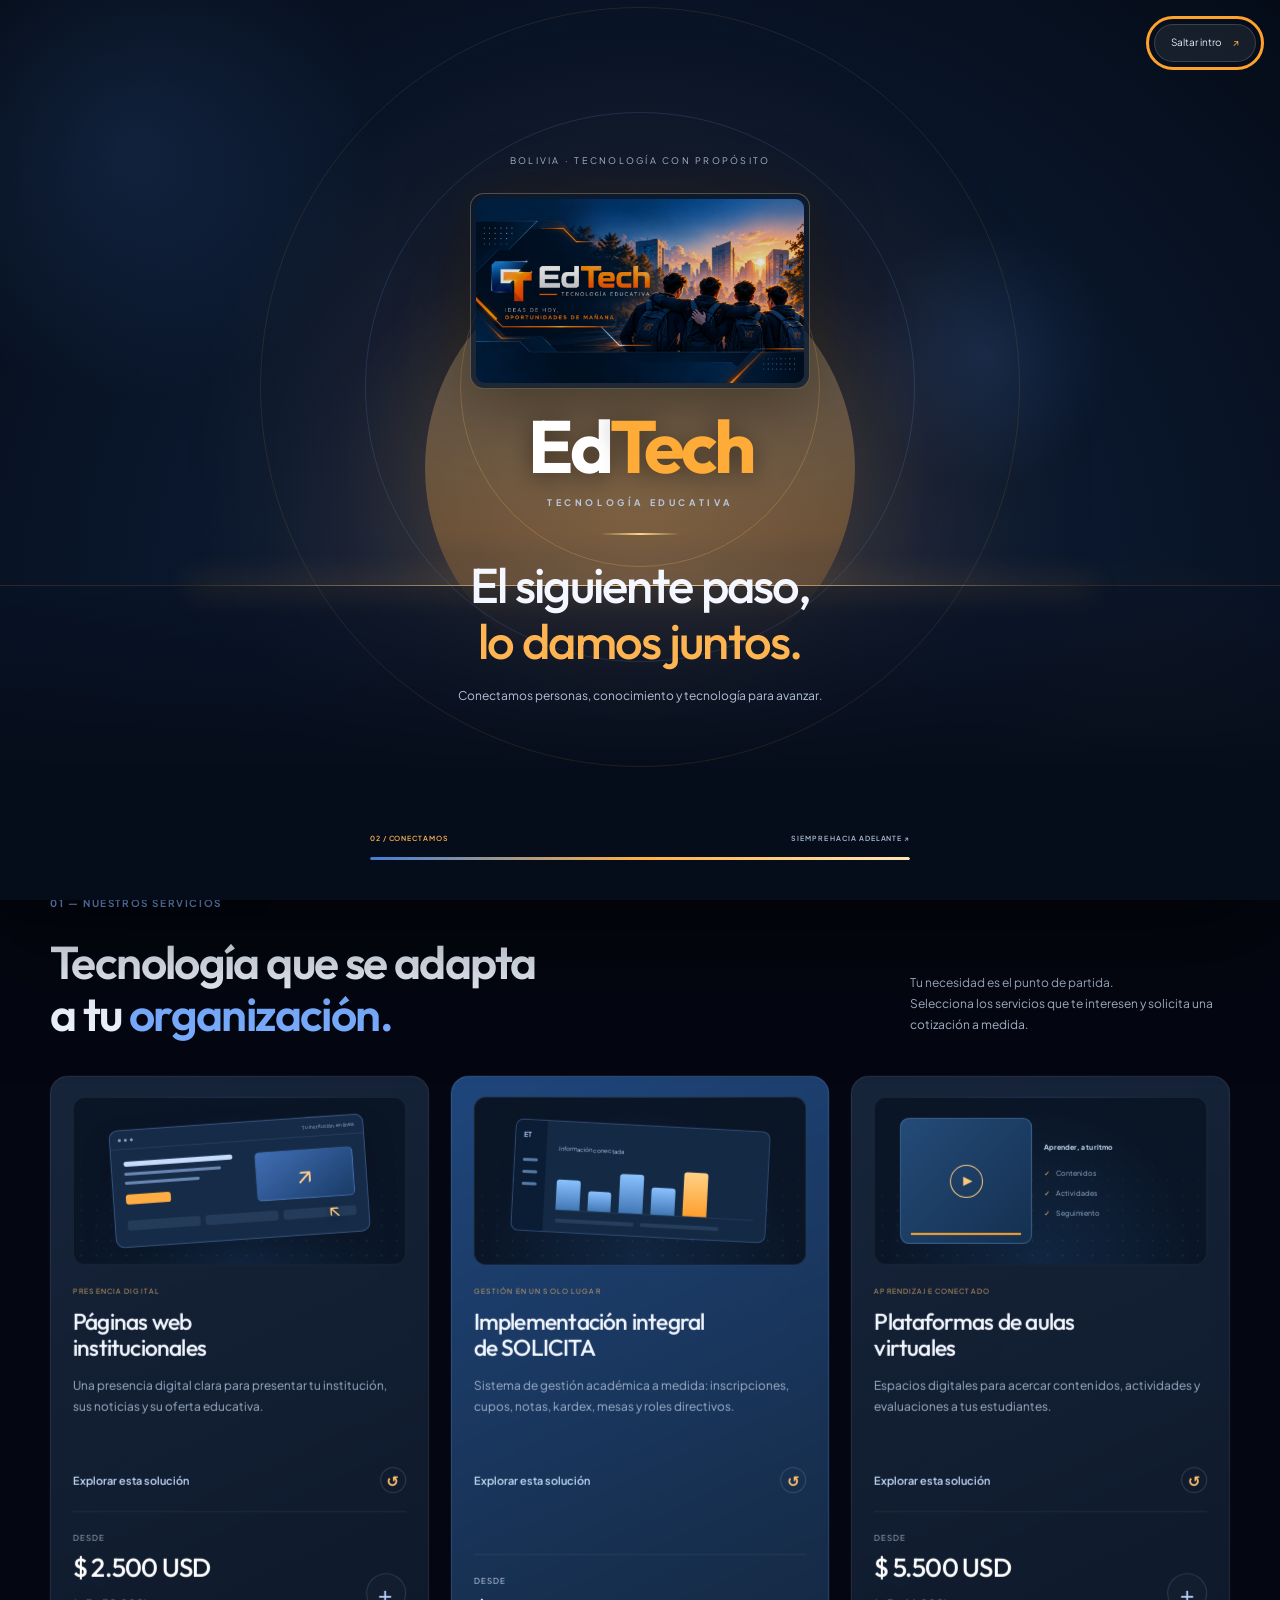
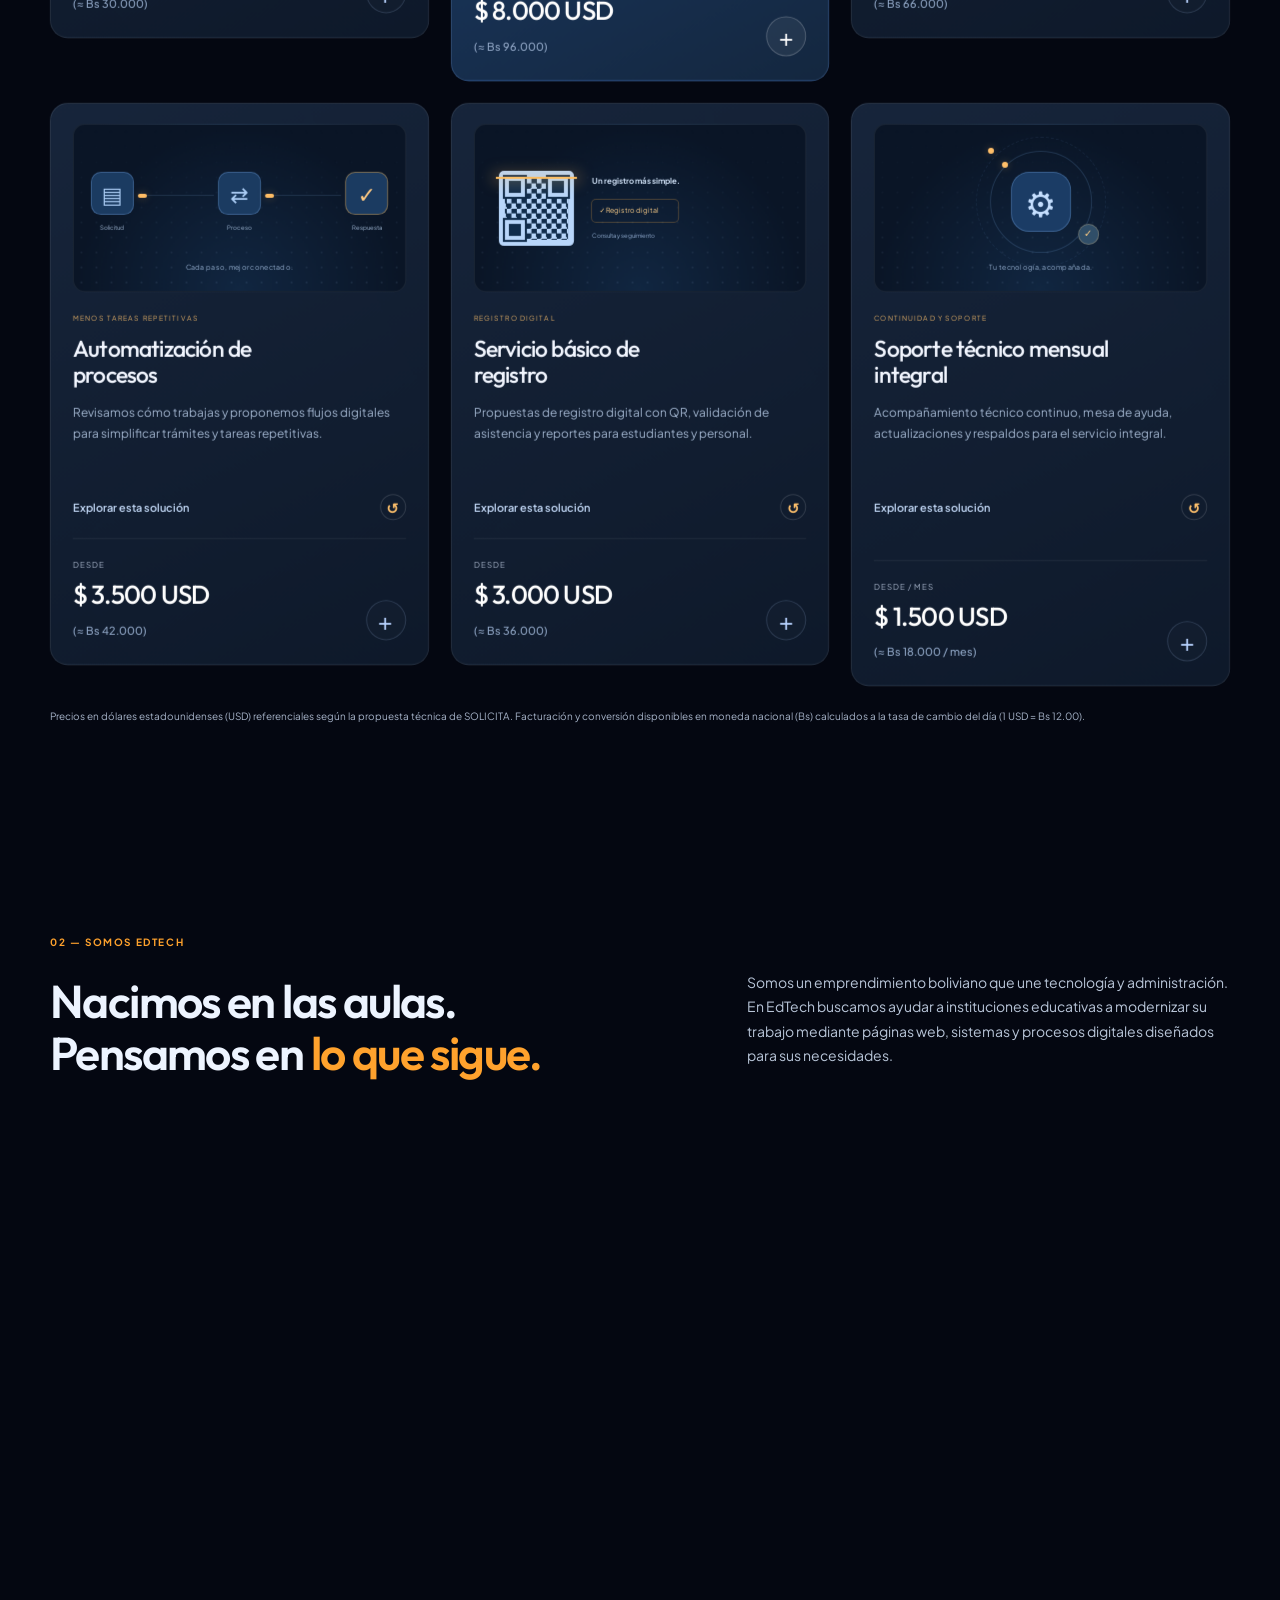
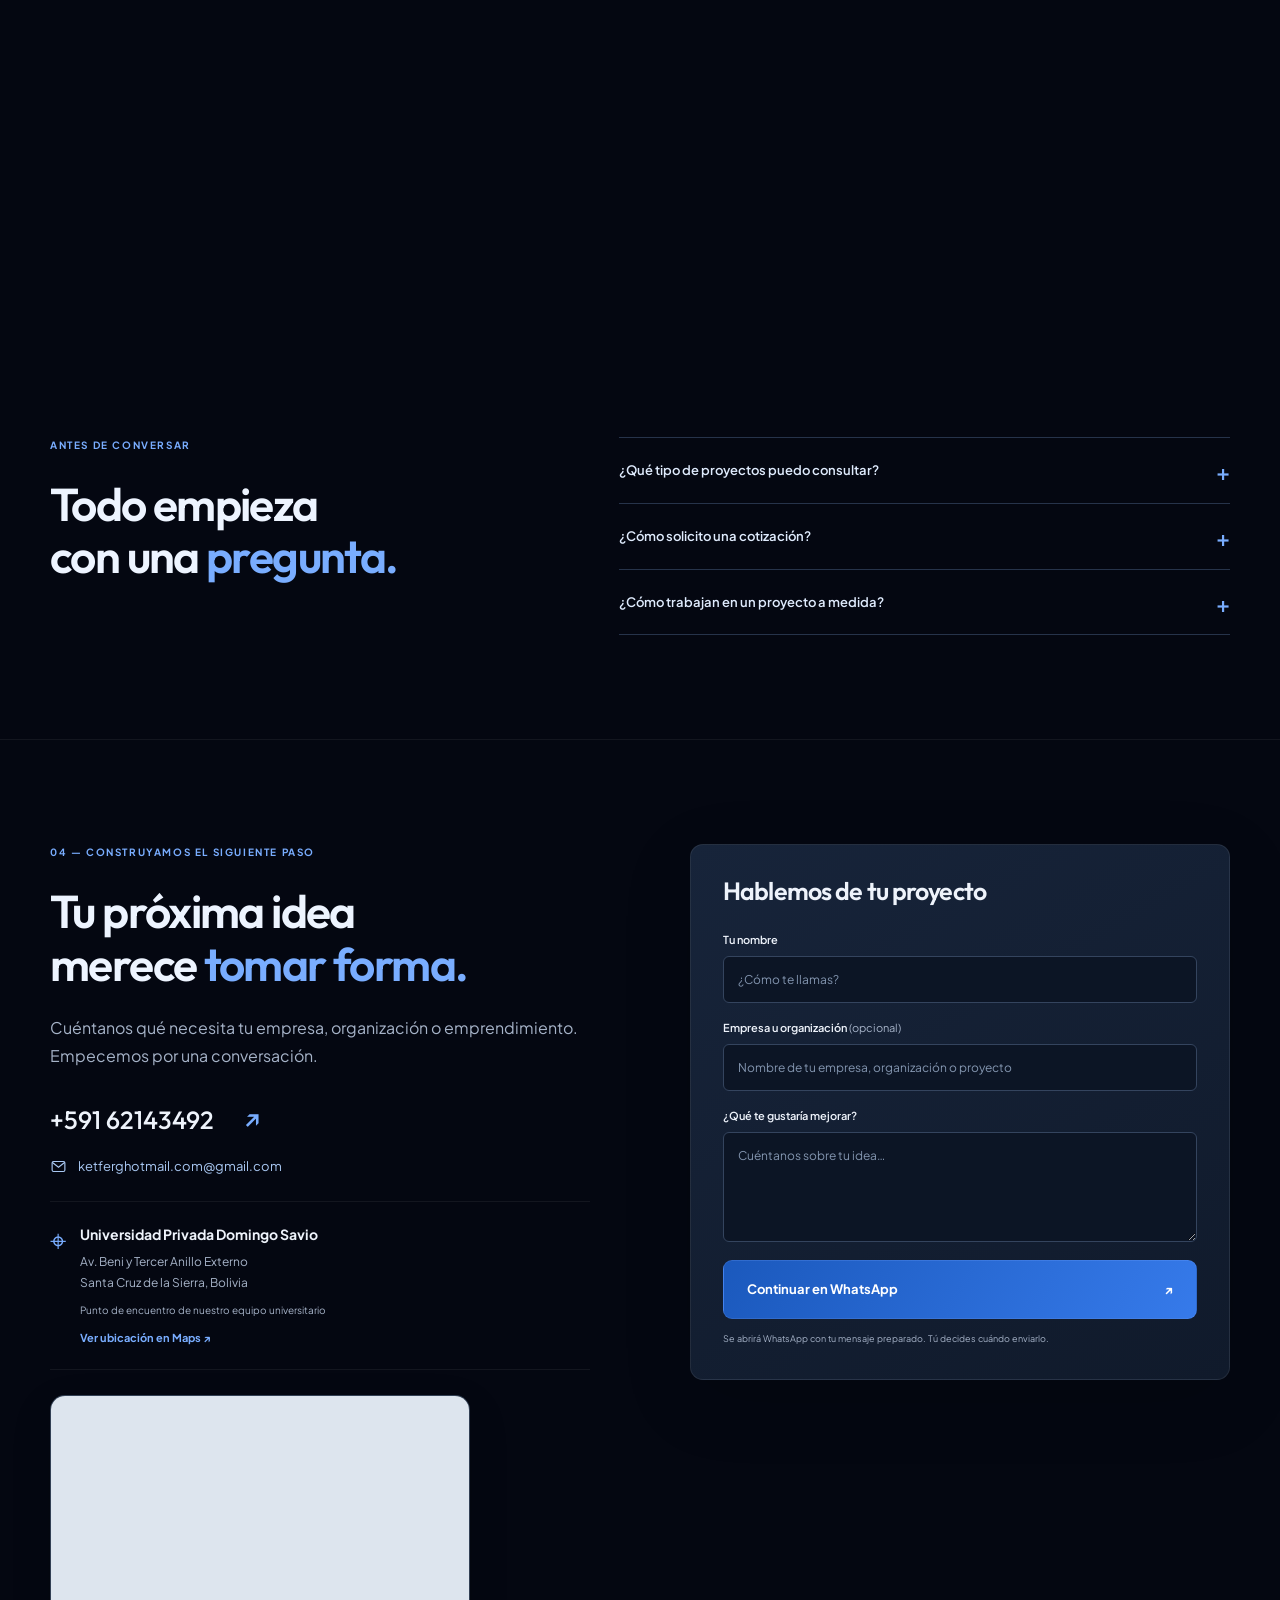
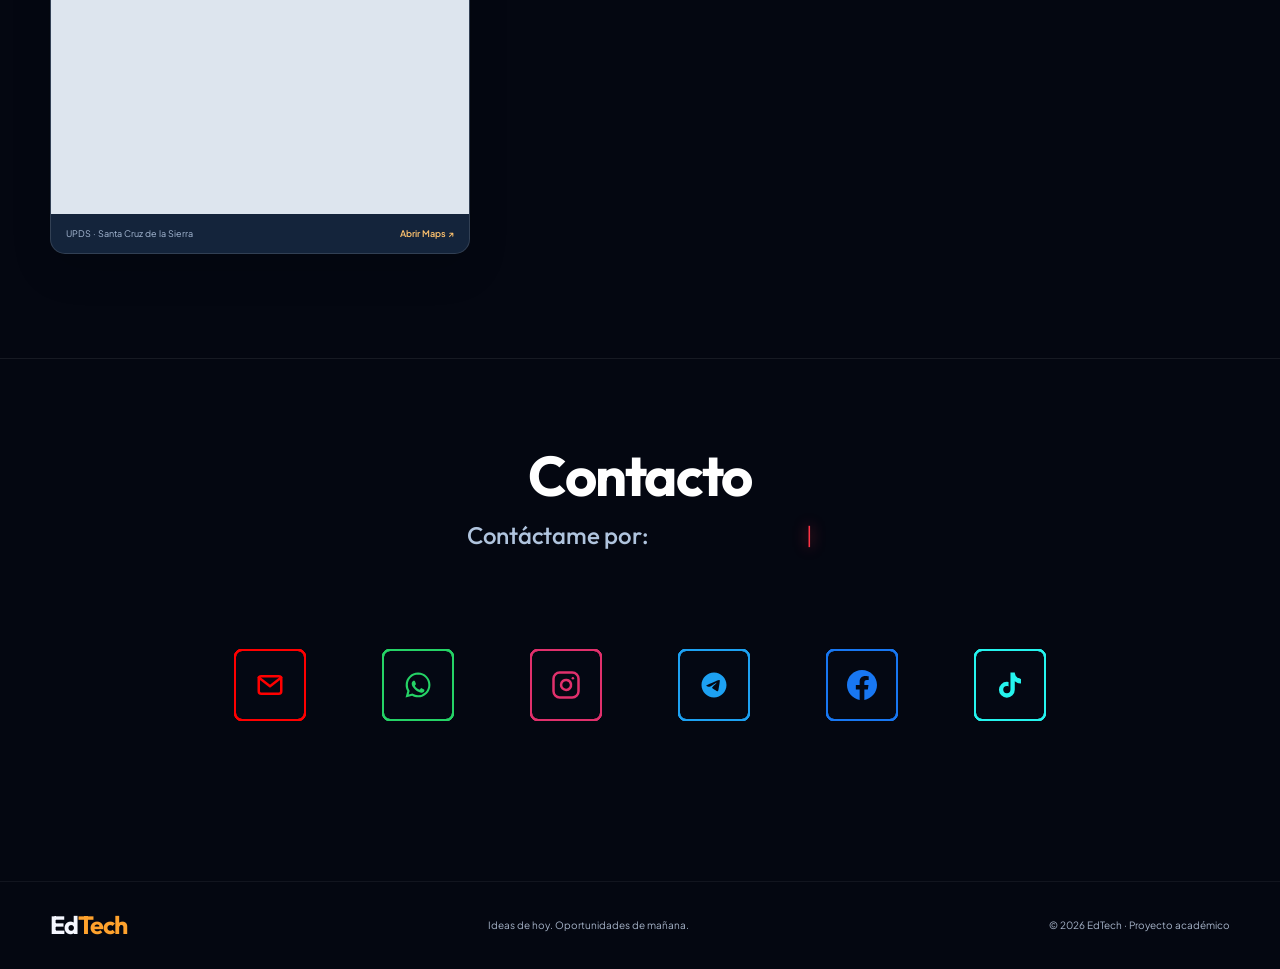
<file: index.html>
<!DOCTYPE html>
<html lang="es">
<head>
  <meta charset="utf-8">
  <meta name="viewport" content="width=device-width, initial-scale=1">
  <meta name="description" content="EdTech Bolivia: páginas web, sistemas de gestión y automatización de procesos. Conoce nuestras soluciones y cuéntanos qué necesita tu institución.">
  <meta name="theme-color" content="#101d31">
  <title>EdTech — Ideas de hoy. Oportunidades de mañana.</title>
  <link rel="stylesheet" href="edtech-assets/styles.css">
  <link rel="stylesheet" href="edtech-assets/premium.css">
  <link rel="stylesheet" href="edtech-assets/experiences.css">
  <link rel="stylesheet" href="edtech-assets/intro.css?v=amanecer-3">
  <link rel="stylesheet" href="edtech-assets/landing.css?v=clean-core-20">
  <link rel="stylesheet" href="edtech-assets/services.css?v=mapa-giro-8">
  <script src="edtech-assets/app.js?v=clean-core-20" defer></script>
</head>
<body>
  <dialog id="brand-intro" class="brand-intro" aria-labelledby="intro-title">
    <div class="sp-bg" aria-hidden="true"><div class="sp-bubble sp-bubble-one"></div><div class="sp-bubble sp-bubble-two"></div><div class="sp-bubble sp-bubble-three"></div><div class="sp-sun-halo"></div><div class="sp-sun"></div><div class="sp-horizon"></div><span class="sp-particle" style="--left:12%;--pdur:4s;--pdelay:.1s;--dx:24px">✦</span><span class="sp-particle" style="--left:29%;--pdur:5s;--pdelay:.8s;--dx:-20px">+</span><span class="sp-particle" style="--left:73%;--pdur:4.6s;--pdelay:.4s;--dx:28px">✧</span><span class="sp-particle" style="--left:89%;--pdur:5.4s;--pdelay:1.2s;--dx:-14px">✦</span></div>
    <div class="sp-rings" aria-hidden="true"><div class="sp-ring"></div><div class="sp-ring sp-ring-two"></div><div class="sp-ring sp-ring-three"></div></div>
    <div class="sp-logo-wrap"><p class="sp-kicker">BOLIVIA · TECNOLOGÍA CON PROPÓSITO</p><div class="sp-picture"><img src="edtech-assets/edtech-equipo.jpg" alt="Imagen de marca de EdTech con los cuatro estudiantes" width="1024" height="576"></div><div class="sp-brand">Ed<span>Tech</span></div><div class="sp-tagline">TECNOLOGÍA EDUCATIVA</div><div class="sp-divider"></div><h2 id="intro-title" class="sp-phrase">Cada idea es un<br><span>nuevo amanecer.</span></h2><p class="sp-subphrase" id="intro-message">Hoy damos el primer paso. El futuro lo construimos juntos.</p></div>
    <div class="sp-progress-wrap"><div class="sp-progress-label"><span id="intro-chapter">01 / IMAGINAMOS</span><span>SIEMPRE HACIA ADELANTE ↗</span></div><div class="sp-progress-track" aria-hidden="true"><div class="sp-progress-bar"></div></div></div>
    <div class="sp-controls"><button type="button" id="skip-intro">Saltar intro <span aria-hidden="true">↗</span></button></div>
  </dialog>
  <div class="reading-progress" aria-hidden="true"></div>
  <a class="skip" href="#contenido">Saltar al contenido</a>
  <header class="header">
    <div class="container nav">
      <a class="brand" href="#inicio" aria-label="EdTech, inicio"><span class="monogram">ET<span>↗</span></span><span>Ed<span class="orange">Tech</span><small>TECNOLOGÍA EDUCATIVA</small></span></a>
      <button class="menu-button" type="button" aria-controls="navigation" aria-expanded="false">Menú <span aria-hidden="true">☰</span></button>
      <nav id="navigation" aria-label="Navegación principal">
        <a href="#servicios">Servicios</a><a href="#nosotros">Nosotros</a><a href="#contacto">Contacto</a>
      </nav>
      <button class="quote-button" type="button" data-open-quote aria-label="Abrir mi cotización">
        <svg class="quote-btn-icon" viewBox="0 0 24 24" fill="none" stroke="currentColor" stroke-width="2" stroke-linecap="round" stroke-linejoin="round" width="16" height="16" aria-hidden="true"><circle cx="9" cy="21" r="1"></circle><circle cx="20" cy="21" r="1"></circle><path d="M1 1h4l2.68 13.39a2 2 0 0 0 2 1.61h9.72a2 2 0 0 0 2-1.61L23 6H6"></path></svg>
        <span class="quote-btn-text">Mi cotización</span>
        <span id="quote-count" class="quote-badge">0</span>
        <span id="quote-amount-pill" class="quote-amount-pill" style="display:none;"></span>
      </button>
      <button class="intro-replay" type="button" data-replay-intro aria-label="Volver a ver la presentación de EdTech" title="Ver presentación">↻</button>
    </div>
  </header>

  <main id="contenido">
    <section class="hero" id="inicio">
      <canvas id="hero-particles-canvas" class="hero-particles-canvas" aria-hidden="true"></canvas>
      <div class="hero-photo-plane"><img class="hero-background" src="edtech-assets/edtech-equipo.jpg" alt="Ilustración de cuatro estudiantes con mochilas EdTech frente a una ciudad al atardecer" width="1024" height="576" fetchpriority="high"><span class="hero-sun-glow" aria-hidden="true"></span></div>
      <div class="hero-shade" aria-hidden="true"></div>
      <div class="hero-light" aria-hidden="true"></div>
      <div class="hero-ambient" aria-hidden="true"><span></span><span></span><span></span></div>
      <div class="container hero-layout">
        <div class="hero-copy">
          <p class="eyebrow"><span class="status-dot"></span> HECHO EN BOLIVIA · PENSADO PARA EDUCAR</p>
          <h1 aria-label="Ideas de hoy. Oportunidades de mañana."><span class="hero-line hero-line-intro"><span>Ideas de hoy.</span></span><span class="hero-line"><span>Oportunidades</span></span><span class="hero-line"><span>de <em>mañana.</em></span></span></h1>
          <p class="hero-description">Tu próxima idea merece tomar forma. <br>La convertimos en una web, un sistema o una forma más simple de trabajar.</p>
          <div class="hero-tags" aria-label="Nuestras especialidades"><a href="#servicio-web"><span aria-hidden="true">↗</span> Web a medida</a><a href="#servicio-gestion"><span aria-hidden="true">⌘</span> Sistemas</a><a href="#servicio-automatizacion"><span aria-hidden="true">⇄</span> Automatización</a></div>
          <div class="actions"><a class="button primary" href="#servicios">Descubre nuestras soluciones <span class="button-arrow" aria-hidden="true">↗</span></a><a class="text-link" href="#contacto">Cuéntanos tu idea <span aria-hidden="true">→</span></a></div>
          <div class="hero-footnote"><span class="line-symbol" aria-hidden="true">↗</span><p>Tecnología que nace de escuchar.<br><strong>Y crece contigo, paso a paso.</strong></p></div>
        </div>
        <div class="hero-scene-caption"><div class="scene-message"><span>UNA VISIÓN COMPARTIDA</span><p>La próxima oportunidad<br>la construimos <strong>juntos.</strong></p></div></div>
      </div>
      <div class="hero-bottom container"><span class="hero-bottom-label">DISEÑAMOS LO QUE SIGUE</span><div class="hero-bottom-controls"><a class="scroll-cue" href="#servicios" aria-label="Ir a nuestros servicios">↓</a></div></div>
    </section>

        <!-- Fondo interactivo de hexágonos inspirado en Nahuel61920 -->
    <canvas id="edtech-hex-canvas" aria-hidden="true"></canvas>
<section class="section services-section" id="servicios">
      <div class="container"><div class="section-heading"><div><p class="eyebrow blue">01 — NUESTROS SERVICIOS</p><h2>Tecnología que se adapta<br>a tu <span class="blue">organización.</span></h2></div><p class="muted">Tu necesidad es el punto de partida.<br>Selecciona los servicios que te interesen y solicita una cotización a medida.</p></div>
        <div class="service-grid">
          <article id="servicio-web" class="service"><div class="service-top"><span class="service-icon" aria-hidden="true">↗</span><span>01</span></div><h3>Páginas web institucionales</h3><p>Una presencia digital clara para presentar tu institución, sus noticias y su oferta educativa.</p><div class="service-bottom"><p><small>DESDE</small><strong>$ 2.500 USD</strong><span class="rate-converted" data-usd="2500">(≈ Bs 30.000)</span></p><button type="button" data-service="web" aria-label="Añadir páginas web institucionales a la cotización">+</button></div></article>
          <article id="servicio-gestion" class="service featured"><div class="service-top"><span class="service-icon" aria-hidden="true">⌘</span><span>02</span></div><h3>Implementación integral de SOLICITA</h3><p>Sistema de gestión académica a medida: inscripciones, cupos, notas, kardex, mesas y roles directivos.</p><div class="service-bottom"><p><small>DESDE</small><strong>$ 8.000 USD</strong><span class="rate-converted" data-usd="8000">(≈ Bs 96.000)</span></p><button type="button" data-service="gestion" aria-label="Añadir implementación integral de SOLICITA a la cotización">+</button></div></article>
          <article id="servicio-aulas" class="service"><div class="service-top"><span class="service-icon" aria-hidden="true">▤</span><span>03</span></div><h3>Plataformas de aulas virtuales</h3><p>Espacios digitales para acercar contenidos, actividades y evaluaciones a tus estudiantes.</p><div class="service-bottom"><p><small>DESDE</small><strong>$ 5.500 USD</strong><span class="rate-converted" data-usd="5500">(≈ Bs 66.000)</span></p><button type="button" data-service="aulas" aria-label="Añadir plataformas de aulas virtuales a la cotización">+</button></div></article>
          <article id="servicio-automatizacion" class="service"><div class="service-top"><span class="service-icon" aria-hidden="true">⇄</span><span>04</span></div><h3>Automatización de procesos</h3><p>Revisamos cómo trabajas y proponemos flujos digitales para simplificar trámites y tareas repetitivas.</p><div class="service-bottom"><p><small>DESDE</small><strong>$ 3.500 USD</strong><span class="rate-converted" data-usd="3500">(≈ Bs 42.000)</span></p><button type="button" data-service="automatizacion" aria-label="Añadir automatización de procesos a la cotización">+</button></div></article>
          <article id="servicio-asistencia" class="service"><div class="service-top"><span class="service-icon" aria-hidden="true">✓</span><span>05</span></div><h3>Servicio básico de registro</h3><p>Propuestas de registro digital con QR, validación de asistencia y reportes para estudiantes y personal.</p><div class="service-bottom"><p><small>DESDE</small><strong>$ 3.000 USD</strong><span class="rate-converted" data-usd="3000">(≈ Bs 36.000)</span></p><button type="button" data-service="asistencia" aria-label="Añadir servicio básico de registro a la cotización">+</button></div></article>
          <article id="servicio-soporte" class="service"><div class="service-top"><span class="service-icon" aria-hidden="true">⚙</span><span>06</span></div><h3>Soporte técnico mensual integral</h3><p>Acompañamiento técnico continuo, mesa de ayuda, actualizaciones y respaldos para el servicio integral.</p><div class="service-bottom"><p><small>DESDE / MES</small><strong>$ 1.500 USD</strong><span class="rate-converted" data-usd="1500" data-monthly="true">(≈ Bs 18.000 / mes)</span></p><button type="button" data-service="soporte" aria-label="Añadir soporte técnico mensual a la cotización">+</button></div></article>
        </div><p class="pricing-note">Precios en dólares estadounidenses (USD) referenciales según la propuesta técnica de SOLICITA. Facturación y conversión disponibles en moneda nacional (Bs) calculados a la tasa de cambio del día (1 USD = Bs 12.00).</p>
      </div>
    </section>

<section class="section about-section" id="nosotros"><div class="container">
      <div class="about-top"><div><p class="eyebrow orange">02 — SOMOS EDTECH</p><h2>Nacimos en las aulas.<br>Pensamos en <span class="orange">lo que sigue.</span></h2></div><p>Somos un emprendimiento boliviano que une tecnología y administración. En EdTech buscamos ayudar a instituciones educativas a modernizar su trabajo mediante páginas web, sistemas y procesos digitales diseñados para sus necesidades.</p></div>
      <div class="values"><article><span>01 / PROPÓSITO</span><h3>Resolver lo cotidiano.</h3><p>Crear herramientas sencillas que ayuden a reducir trámites y organizar mejor la vida académica.</p></article><article><span>02 / VISIÓN</span><h3>Crecer con la educación.</h3><p>Aspiramos a acompañar a instituciones bolivianas en su transformación digital con herramientas ágiles y modernas.</p></article><article><span>03 / ENFOQUE</span><h3>Escuchar antes de crear.</h3><p>Entender las necesidades de estudiantes y equipos académicos para diseñar soluciones útiles.</p></article></div>
      <div class="team-heading"><h3>Un equipo, distintas perspectivas.</h3><span>TECNOLOGÍA + GESTIÓN</span></div>
      <div class="team-grid"><article><span class="initials">KS</span><h3>Ketfer Gianella Salazar</h3><p class="team-role">Coordinación general y tecnología</p><p class="team-degree">Ing. en Redes y Telecomunicaciones<br>Ing. en Sistemas</p><div class="member-contact"><a href="tel:+59162143492"><svg viewBox="0 0 24 24" fill="none" stroke="currentColor" stroke-width="1.6" aria-hidden="true"><path d="m7 3 3 5-2 2a14 14 0 0 0 6 6l2-2 5 3c-1 5-5 5-9 3C7 18 3 14 3 8c0-3 1-5 4-5Z"/></svg><span>+591 62143492</span></a><a href="mailto:ketferghotmail.com@gmail.com"><svg viewBox="0 0 24 24" fill="none" stroke="currentColor" stroke-width="1.6" aria-hidden="true"><rect x="3" y="5" width="18" height="14" rx="2"/><path d="m3 6 9 7 9-7"/></svg><span>ketferghotmail.com@gmail.com</span></a></div><div class="member-actions"><a class="member-whatsapp" href="https://wa.me/59162143492?text=Hola%20Ketfer%2C%20me%20gustar%C3%ADa%20recibir%20informaci%C3%B3n%20sobre%20los%20servicios%20de%20EdTech." target="_blank" rel="noopener noreferrer" aria-label="Contactar a Ketfer Gianella Salazar por WhatsApp (abre otra pestaña)">WhatsApp <span aria-hidden="true">↗</span></a><a class="member-email" href="mailto:ketferghotmail.com@gmail.com" aria-label="Escribir por correo a Ketfer Gianella Salazar">Correo <svg viewBox="0 0 24 24" fill="none" stroke="currentColor" stroke-width="1.6" aria-hidden="true"><rect x="3" y="5" width="18" height="14" rx="2"/><path d="m3 6 9 7 9-7"/></svg></a></div></article><article><span class="initials">JH</span><h3>José Rene Huebe Taique</h3><p class="team-role">Enlace institucional</p><p class="team-degree">Administración de Empresas</p><div class="member-contact"><a href="tel:+59163555649"><svg viewBox="0 0 24 24" fill="none" stroke="currentColor" stroke-width="1.6" aria-hidden="true"><path d="m7 3 3 5-2 2a14 14 0 0 0 6 6l2-2 5 3c-1 5-5 5-9 3C7 18 3 14 3 8c0-3 1-5 4-5Z"/></svg><span>+591 63555649</span></a><a href="mailto:Jhuebe@gmail.com"><svg viewBox="0 0 24 24" fill="none" stroke="currentColor" stroke-width="1.6" aria-hidden="true"><rect x="3" y="5" width="18" height="14" rx="2"/><path d="m3 6 9 7 9-7"/></svg><span>Jhuebe@gmail.com</span></a></div><div class="member-actions"><a class="member-whatsapp" href="https://wa.me/59163555649?text=Hola%20Jos%C3%A9%2C%20me%20gustar%C3%ADa%20recibir%20informaci%C3%B3n%20sobre%20los%20servicios%20de%20EdTech." target="_blank" rel="noopener noreferrer" aria-label="Contactar a José Rene Huebe Taique por WhatsApp (abre otra pestaña)">WhatsApp <span aria-hidden="true">↗</span></a><a class="member-email" href="mailto:Jhuebe@gmail.com" aria-label="Escribir por correo a José Rene Huebe Taique">Correo <svg viewBox="0 0 24 24" fill="none" stroke="currentColor" stroke-width="1.6" aria-hidden="true"><rect x="3" y="5" width="18" height="14" rx="2"/><path d="m3 6 9 7 9-7"/></svg></a></div></article><article><span class="initials">JS</span><h3>José Andrés Salame Lijeron</h3><p class="team-role">Validación y análisis de datos</p><p class="team-degree">Ing. en Redes y Telecomunicaciones</p><div class="member-contact"><a href="tel:+59171310958"><svg viewBox="0 0 24 24" fill="none" stroke="currentColor" stroke-width="1.6" aria-hidden="true"><path d="m7 3 3 5-2 2a14 14 0 0 0 6 6l2-2 5 3c-1 5-5 5-9 3C7 18 3 14 3 8c0-3 1-5 4-5Z"/></svg><span>+591 71310958</span></a><a href="mailto:salamelijeronjose10@gmail.com"><svg viewBox="0 0 24 24" fill="none" stroke="currentColor" stroke-width="1.6" aria-hidden="true"><rect x="3" y="5" width="18" height="14" rx="2"/><path d="m3 6 9 7 9-7"/></svg><span>salamelijeronjose10@gmail.com</span></a></div><div class="member-actions"><a class="member-whatsapp" href="https://wa.me/59171310958?text=Hola%20Jos%C3%A9%2C%20me%20gustar%C3%ADa%20recibir%20informaci%C3%B3n%20sobre%20los%20servicios%20de%20EdTech." target="_blank" rel="noopener noreferrer" aria-label="Contactar a José Andrés Salame Lijeron por WhatsApp (abre otra pestaña)">WhatsApp <span aria-hidden="true">↗</span></a><a class="member-email" href="mailto:salamelijeronjose10@gmail.com" aria-label="Escribir por correo a José Andrés Salame Lijeron">Correo <svg viewBox="0 0 24 24" fill="none" stroke="currentColor" stroke-width="1.6" aria-hidden="true"><rect x="3" y="5" width="18" height="14" rx="2"/><path d="m3 6 9 7 9-7"/></svg></a></div></article><article><span class="initials">JQ</span><h3>Joel Richard Quispe Llusco</h3><p class="team-role">Sostenibilidad y RSE</p><p class="team-degree">Ing. en Sistemas</p><div class="member-contact member-contact-general"><p>Para consultas de sostenibilidad y responsabilidad social, contáctanos a través del equipo.</p></div><div class="member-actions member-actions-general"><a class="member-email" href="#contacto">Contactar al equipo <span aria-hidden="true">↗</span></a></div></article></div>
    </div></section>

<section class="section faq-section"><div class="container faq-layout"><div><p class="eyebrow blue">ANTES DE CONVERSAR</p><h2>Todo empieza<br>con una <span class="blue">pregunta.</span></h2></div><div class="faq-list"><details><summary>¿Qué tipo de proyectos puedo consultar?</summary><p>Páginas web, sistemas de gestión, aulas virtuales, automatización, asistencia digital y soporte. Cuéntanos qué necesitas organizar o mejorar para definir una solución a medida.</p></details><details><summary>¿Cómo solicito una cotización?</summary><p>Selecciona los servicios que te interesan y abre «Mi cotización», o completa el formulario de contacto. Prepararemos tu consulta en WhatsApp para conversar sobre el alcance y el precio final.</p></details><details><summary>¿Cómo trabajan en un proyecto a medida?</summary><p>Primero entendemos la necesidad. Luego definimos una propuesta, diseñamos la solución y acordamos las etapas de desarrollo, pruebas y acompañamiento.</p></details></div></div></section>

    <section class="section contact-section" id="contacto"><div class="container contact-layout"><div><p class="eyebrow blue">04 — CONSTRUYAMOS EL SIGUIENTE PASO</p><h2>Tu próxima idea<br>merece <span class="blue">tomar forma.</span></h2><p class="lead">Cuéntanos qué necesita tu empresa, organización o emprendimiento.<br>Empecemos por una conversación.</p><a class="contact-phone" href="tel:+59162143492">+591 62143492 <span aria-hidden="true">↗</span></a><a class="contact-email" href="mailto:ketferghotmail.com@gmail.com"><svg viewBox="0 0 24 24" fill="none" stroke="currentColor" stroke-width="1.6" aria-hidden="true"><rect x="3" y="5" width="18" height="14" rx="2"/><path d="m3 6 9 7 9-7"/></svg><span>ketferghotmail.com@gmail.com</span></a><address class="contact-location"><span class="location-symbol" aria-hidden="true">⌖</span><div><strong>Universidad Privada Domingo Savio</strong><span>Av. Beni y Tercer Anillo Externo<br>Santa Cruz de la Sierra, Bolivia</span><small>Punto de encuentro de nuestro equipo universitario</small><a href="https://www.google.com/maps/search/?api=1&amp;query=Universidad+Privada+Domingo+Savio+Santa+Cruz+Bolivia" target="_blank" rel="noopener noreferrer">Ver ubicación en Maps ↗</a></div></address><figure class="location-map"><iframe title="Ubicación de la Universidad Privada Domingo Savio, sede Santa Cruz, avenida Beni" src="https://www.google.com/maps?q=Universidad%20Privada%20Domingo%20Savio%20Av.%20Beni%20Santa%20Cruz%20Bolivia&amp;z=16&amp;output=embed" width="420" height="420" loading="lazy" referrerpolicy="no-referrer-when-downgrade" allowfullscreen></iframe><figcaption><span>UPDS · Santa Cruz de la Sierra</span><a href="https://www.google.com/maps/search/?api=1&amp;query=Universidad+Privada+Domingo+Savio+Av+Beni+Santa+Cruz+Bolivia" target="_blank" rel="noopener noreferrer">Abrir Maps ↗</a></figcaption></figure></div><form id="contact-form"><h3>Hablemos de tu proyecto</h3><label for="name">Tu nombre</label><input id="name" name="name" autocomplete="name" placeholder="¿Cómo te llamas?" required maxlength="100"><label for="institution">Empresa u organización <span>(opcional)</span></label><input id="institution" name="institution" autocomplete="organization" placeholder="Nombre de tu empresa, organización o proyecto" maxlength="150"><label for="message">¿Qué te gustaría mejorar?</label><textarea id="message" name="message" rows="4" placeholder="Cuéntanos sobre tu idea…" required maxlength="2000"></textarea><button class="button dark" type="submit">Continuar en WhatsApp <span aria-hidden="true">↗</span></button><p class="small muted">Se abrirá WhatsApp con tu mensaje preparado. Tú decides cuándo enviarlo.</p></form></div></section>
      <!-- SECCIÓN 3D ISOMÉTRICA DE CONTACTO DIRECTO (Diseño Nahuel61920) -->
    <section class="c3d-contact-section" id="canales-contacto" aria-label="Canales directos de contacto">
      <div class="container c3d-contact-inner">
        <div class="c3d-heading-block">
          <h2 class="c3d-heading">Contacto</h2>
          <h3 class="c3d-sub">
            Contáctame por: <span id="c3d-typed-target" class="c3d-typed-badge">Gmail</span><span class="c3d-cursor">|</span>
          </h3>
        </div>

        <div class="c3d-icons-row">
          <!-- 1. Gmail -->
          <a href="mailto:ketferghotmail.com@gmail.com" class="c3d-item c3d-gmail" target="_blank" rel="noopener noreferrer" data-channel="Gmail" aria-label="Escribir por Gmail a Ketfer">
            <div class="layer">
              <span></span><span></span><span></span><span></span>
              <span class="c3d-icon-surface">
                <svg viewBox="0 0 24 24" fill="none" stroke="currentColor" stroke-width="2" stroke-linecap="round" stroke-linejoin="round" width="30" height="30" aria-hidden="true"><rect x="3" y="5" width="18" height="14" rx="2"></rect><polyline points="3,6 12,13 21,6"></polyline></svg>
              </span>
            </div>
            <div class="text">Gmail</div>
          </a>

          <!-- 2. WhatsApp -->
          <a href="https://wa.me/59162143492?text=Hola%20Ketfer%2C%20me%20gustar%C3%ADa%20conversar%20sobre%20los%20servicios%20de%20EdTech." class="c3d-item c3d-whatsapp" target="_blank" rel="noopener noreferrer" data-channel="WhatsApp" aria-label="Conversar por WhatsApp con Ketfer (+591 62143492)">
            <div class="layer">
              <span></span><span></span><span></span><span></span>
              <span class="c3d-icon-surface">
                <svg viewBox="0 0 24 24" fill="currentColor" width="30" height="30" aria-hidden="true"><path d="M12.04 2c-5.46 0-9.91 4.45-9.91 9.91 0 1.75.46 3.45 1.32 4.95L2.05 22l5.25-1.38c1.45.79 3.08 1.21 4.74 1.21 5.46 0 9.91-4.45 9.91-9.91 0-2.65-1.03-5.14-2.9-7.01A9.82 9.82 0 0 0 12.04 2zm.01 1.67c4.54 0 8.24 3.7 8.24 8.24 0 2.2-.86 4.27-2.42 5.82a8.19 8.19 0 0 1-5.82 2.42c-1.46 0-2.89-.39-4.15-1.13l-.3-.18-3.08.81.82-3-.2-.31a8.19 8.19 0 0 1-1.25-4.43c0-4.54 3.7-8.24 8.24-8.24zm4.51 11.66c-.25-.12-1.47-.72-1.7-.81-.23-.08-.39-.12-.56.12-.17.25-.64.81-.79.97-.14.17-.29.19-.54.06-.25-.12-1.05-.39-2-1.23-.74-.66-1.24-1.47-1.38-1.72-.15-.25-.02-.38.11-.5.11-.11.25-.29.37-.43.12-.15.17-.25.25-.42.08-.17.04-.31-.02-.44-.06-.12-.56-1.34-.76-1.84-.2-.48-.4-.42-.56-.43h-.47c-.17 0-.44.06-.67.31-.23.25-.88.86-.88 2.1 0 1.24.9 2.44 1.03 2.61.12.17 1.78 2.71 4.3 3.8 2.53 1.08 2.53.72 2.99.68.46-.05 1.47-.6 1.68-1.18.21-.58.21-1.08.15-1.18-.06-.1-.23-.17-.48-.29z"/></svg>
              </span>
            </div>
            <div class="text">WhatsApp</div>
          </a>

          <!-- 3. Instagram -->
          <a href="https://www.instagram.com/edtech20262026?psln=MXRmYmYwOWs3bGxoMQ==" class="c3d-item c3d-instagram" target="_blank" rel="noopener noreferrer" data-channel="Instagram" aria-label="Visitar perfil de Instagram oficial de EdTech (@edtech20262026)">
            <div class="layer">
              <span></span><span></span><span></span><span></span>
              <span class="c3d-icon-surface">
                <svg viewBox="0 0 24 24" fill="none" stroke="currentColor" stroke-width="2" stroke-linecap="round" stroke-linejoin="round" width="30" height="30" aria-hidden="true"><rect x="2" y="2" width="20" height="20" rx="5" ry="5"></rect><path d="M16 11.37A4 4 0 1 1 12.63 8 4 4 0 0 1 16 11.37z"></path><line x1="17.5" y1="6.5" x2="17.51" y2="6.5"></line></svg>
              </span>
            </div>
            <div class="text">Instagram</div>
          </a>

          <!-- 4. Telegram -->
          <a href="https://t.me/+59162143492" class="c3d-item c3d-telegram" target="_blank" rel="noopener noreferrer" data-channel="Telegram" aria-label="Escribir por Telegram a Ketfer">
            <div class="layer">
              <span></span><span></span><span></span><span></span>
              <span class="c3d-icon-surface">
                <svg viewBox="0 0 24 24" fill="currentColor" width="30" height="30" aria-hidden="true"><path d="M12 2C6.48 2 2 6.48 2 12s4.48 10 10 10 10-4.48 10-10S17.52 2 12 2zm4.64 6.8c-.15 1.58-.8 5.42-1.13 7.19-.14.75-.42 1-.68 1.03-.58.05-1.02-.38-1.58-.75-.88-.58-1.38-.94-2.23-1.5-.99-.65-.35-1.01.22-1.59.15-.15 2.71-2.48 2.76-2.69a.2.2 0 0 0-.05-.18c-.06-.05-.14-.03-.21-.02-.09.02-1.49.95-4.22 2.79-.4.27-.76.41-1.08.4-.36-.01-1.04-.2-1.55-.37-.63-.2-1.12-.31-1.08-.66.02-.18.27-.36.75-.55 2.92-1.27 4.86-2.11 5.83-2.51 2.78-1.16 3.35-1.36 3.73-1.36.08 0 .27.02.39.12.1.08.13.19.14.27-.01.06.01.24 0 .38z"/></svg>
              </span>
            </div>
            <div class="text">Telegram</div>
          </a>

          <!-- 5. Facebook (reemplaza LinkedIn) -->
          <a href="https://www.facebook.com/share/1Lw34AXMSt/" class="c3d-item c3d-facebook" target="_blank" rel="noopener noreferrer" data-channel="Facebook" aria-label="Visitar página oficial de Facebook de EdTech">
            <div class="layer">
              <span></span><span></span><span></span><span></span>
              <span class="c3d-icon-surface">
                <svg viewBox="0 0 24 24" fill="currentColor" width="30" height="30" aria-hidden="true"><path d="M24 12.073c0-6.627-5.373-12-12-12s-12 5.373-12 12c0 5.99 4.388 10.954 10.125 11.854v-8.385H7.078v-3.47h3.047V9.43c0-3.007 1.792-4.669 4.533-4.669 1.312 0 2.686.235 2.686.235v2.953H15.83c-1.491 0-1.956.925-1.956 1.874v2.25h3.328l-.532 3.47h-2.796v8.385C19.612 23.027 24 18.062 24 12.073z"/></svg>
              </span>
            </div>
            <div class="text">Facebook</div>
          </a>

          <!-- 6. TikTok (reemplaza GitHub) -->
          <a href="https://www.tiktok.com/@edtech.tecnologa?is_from_webapp=1&amp;sender_device=pc" class="c3d-item c3d-tiktok" target="_blank" rel="noopener noreferrer" data-channel="TikTok" aria-label="Visitar perfil oficial de TikTok de EdTech">
            <div class="layer">
              <span></span><span></span><span></span><span></span>
              <span class="c3d-icon-surface">
                <svg viewBox="0 0 24 24" fill="currentColor" width="30" height="30" aria-hidden="true"><path d="M19.589 6.686a4.793 4.793 0 0 1-3.77-4.245V2h-3.445v13.672a2.896 2.896 0 0 1-2.883 2.896 2.896 2.896 0 0 1-2.896-2.896 2.896 2.896 0 0 1 2.896-2.896c.488 0 .944.119 1.345.328V9.61a6.34 6.34 0 0 0-1.345-.145A6.342 6.342 0 0 0 3.149 15.8a6.342 6.342 0 0 0 6.342 6.342 6.342 6.342 0 0 0 6.342-6.342V9.082a8.232 8.232 0 0 0 4.956 1.625V7.262a4.79 4.79 0 0 1-1.2-.576z"/></svg>
              </span>
            </div>
            <div class="text">TikTok</div>
          </a>
        </div>
      </div>
    </section>
</main>
  <footer><div class="container footer-inner"><a class="brand" href="#inicio">Ed<span class="orange">Tech</span></a><p>Ideas de hoy. Oportunidades de mañana.</p><span>© 2026 EdTech · Proyecto académico</span></div></footer>
  <a class="whatsapp" href="https://wa.me/59162143492?text=Hola%2C%20quiero%20conocer%20m%C3%A1s%20sobre%20EdTech." target="_blank" rel="noopener" aria-label="Contactar a EdTech por WhatsApp (abre otra pestaña)"><svg viewBox="0 0 24 24" fill="none" stroke="currentColor" stroke-width="1.7" aria-hidden="true"><path d="M20 11.5a8 8 0 0 1-8.5 8 9 9 0 0 1-3.6-.8L3 20l1.4-4.6A8 8 0 1 1 20 11.5Z"/></svg></a>
  <div id="toast" role="status" class="toast"></div>
  
  <!-- =========================================================
       MODAL SHOWROOM: DEMO EN VIVO & SIMULADOR DE ADQUISICIÓN
       ========================================================= -->
<dialog id="quote-dialog" class="quote-modal" aria-labelledby="quote-title">
    <div class="qm-container">
      <!-- Modal Header -->
      <div class="qm-header">
        <div class="qm-header-info">
          <span class="qm-badge">✦ Cotización Rápida &amp; Formal</span>
          <h2 id="quote-title">Tu Propuesta a Medida</h2>
          <p class="qm-sub">Personaliza tu solución educativa o elige uno de nuestros planes recomendados.</p>
        </div>
        <button type="button" id="close-quote" class="qm-close-btn" aria-label="Cerrar cotización">×</button>
      </div>

      <!-- Adviser Card (Ketfer Gianella) -->
      <div class="qm-adviser-card">
        <div class="qm-adviser-avatar">
          <span>KS</span>
          <span class="qm-status-online" title="En línea"></span>
        </div>
        <div class="qm-adviser-details">
          <div class="qm-adviser-role-row">
            <strong class="qm-adviser-name">Ketfer Gianella Salazar</strong>
            <span class="qm-adviser-tag">Asesor Tecnológico</span>
          </div>
          <p class="qm-adviser-pitch">Te guiaré personalmente para definir el alcance exacto de tu proyecto sin ningún compromiso.</p>
        </div>
      </div>


      <!-- Selected Services List -->
      <div class="qm-services-section">
        <div class="qm-services-header">
          <span class="qm-section-label">Servicios incluidos en tu cotización:</span>
          <span id="qm-count-badge" class="qm-count-badge">0 seleccionados</span>
        </div>
        <ul id="quote-items" class="qm-items-list"></ul>
      </div>

      <!-- Client Info Form Inputs -->
      <div class="qm-client-inputs">
        <span class="qm-section-label">¿A quién dirigimos la cotización?</span>
        <div class="qm-inputs-row">
          <div class="qm-input-group">
            <label for="qm-client-name">Tu nombre y apellido</label>
            <input type="text" id="qm-client-name" placeholder="Ej: Lic. Carlos Mendoza" maxlength="80">
          </div>
          <div class="qm-input-group">
            <label for="qm-client-inst">Institución, colegio o empresa</label>
            <input type="text" id="qm-client-inst" placeholder="Ej: Colegio San Agustín / Particular" maxlength="100">
          </div>
        </div>
      </div>

      <!-- Summary & Guarantee Box -->
      <div class="qm-summary-card">
        <div class="qm-summary-row">
          <span>Inversión referencial estimada:</span>
          <strong id="quote-summary-total">Bs 0</strong>
        </div>
        <div id="quote-summary-monthly" class="qm-summary-monthly" style="display:none;"></div>
        
        <div class="qm-guarantees">
          <span>🔒 100% Sin compromiso</span>
          <span>⚡ Respuesta en minutos</span>
          <span>🤝 Capacitación incluida</span>
        </div>
      </div>

      <!-- Action Button (WhatsApp) -->
      <div class="qm-action-wrap">
        <a id="quote-send" class="qm-whatsapp-btn" target="_blank" rel="noopener">
          <svg viewBox="0 0 24 24" fill="none" stroke="currentColor" stroke-width="2" width="22" height="22" aria-hidden="true"><path d="M20 11.5a8 8 0 0 1-8.5 8 9 9 0 0 1-3.6-.8L3 20l1.4-4.6A8 8 0 1 1 20 11.5Z"/></svg>
          <span>Enviar cotización a Ketfer por WhatsApp</span>
          <span class="qm-arrow">↗</span>
        </a>
        <p class="qm-disclaimer">El mensaje se preparará en tu WhatsApp con todos los datos ordenados para que lo revises antes de enviar.</p>
      </div>
    </div>
  </dialog>
  <!-- ===================================================================
       WIDGET TASA DEL DÍA (ESTILO CYREX STORE - EDTECH BOLIVIA)
  =================================================================== -->
  <aside id="edtech-exchange-widget" class="tasa-widget" aria-label="Cotización y tipo de cambio del dólar en Bolivia">
    <div class="tasa-widget-card" id="tasa-card">
      <div class="tasa-header">
        <div class="tasa-title-group">
          <span class="tasa-pulse-dot" title="Cotización activa en tiempo real"></span>
          <span class="tasa-title">TASA DEL DÍA</span>
          <span class="tasa-badge-tag" id="tasa-source-badge">PARALELO</span>
        </div>
        <button type="button" class="tasa-close-btn" id="tasa-close-btn" aria-label="Minimizar tasa del día" title="Minimizar">×</button>
      </div>
      <div class="tasa-body">
        <div class="tasa-main-rate">
          <span class="tasa-unit">1 USD =</span>
          <span class="tasa-val" id="tasa-val-display">Bs 12.00</span>
        </div>
        <div class="tasa-details">
          <span id="tasa-bcb-info">BCB Oficial: <strong>Bs 12.02</strong></span>
          <span class="tasa-sep">•</span>
          <span id="tasa-updated-time">Mercado hoy</span>
        </div>
      </div>
    </div>
    <!-- Botón minimizado tipo píldora -->
    <button type="button" class="tasa-pill-btn" id="tasa-pill-btn" aria-label="Ver tasa de cambio del dólar del día" style="display:none;" title="Ver tasa de cambio del día">
      <span class="tasa-pill-icon">💵</span>
      <span class="tasa-pill-text">1 USD = <strong id="tasa-pill-val">Bs 12.00</strong></span>
    </button>
  </aside>
</body>
</html>
</file>
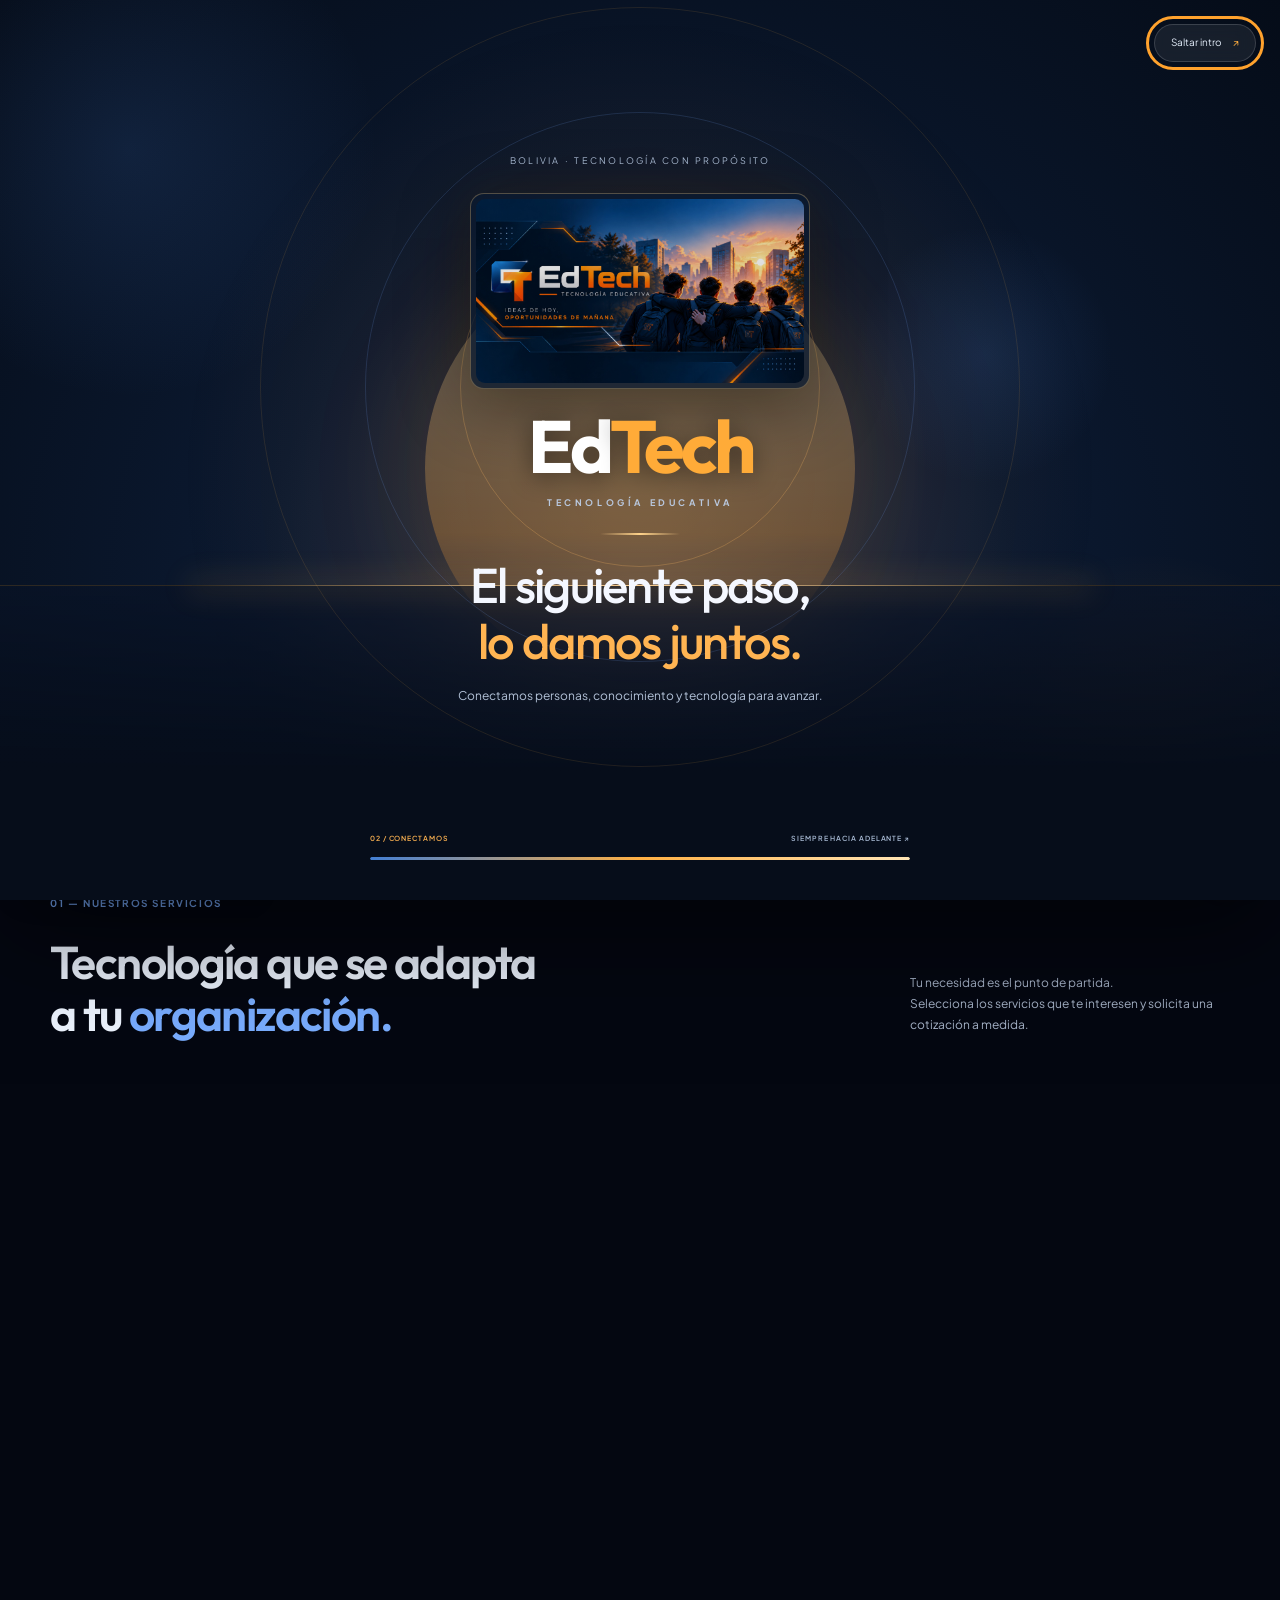
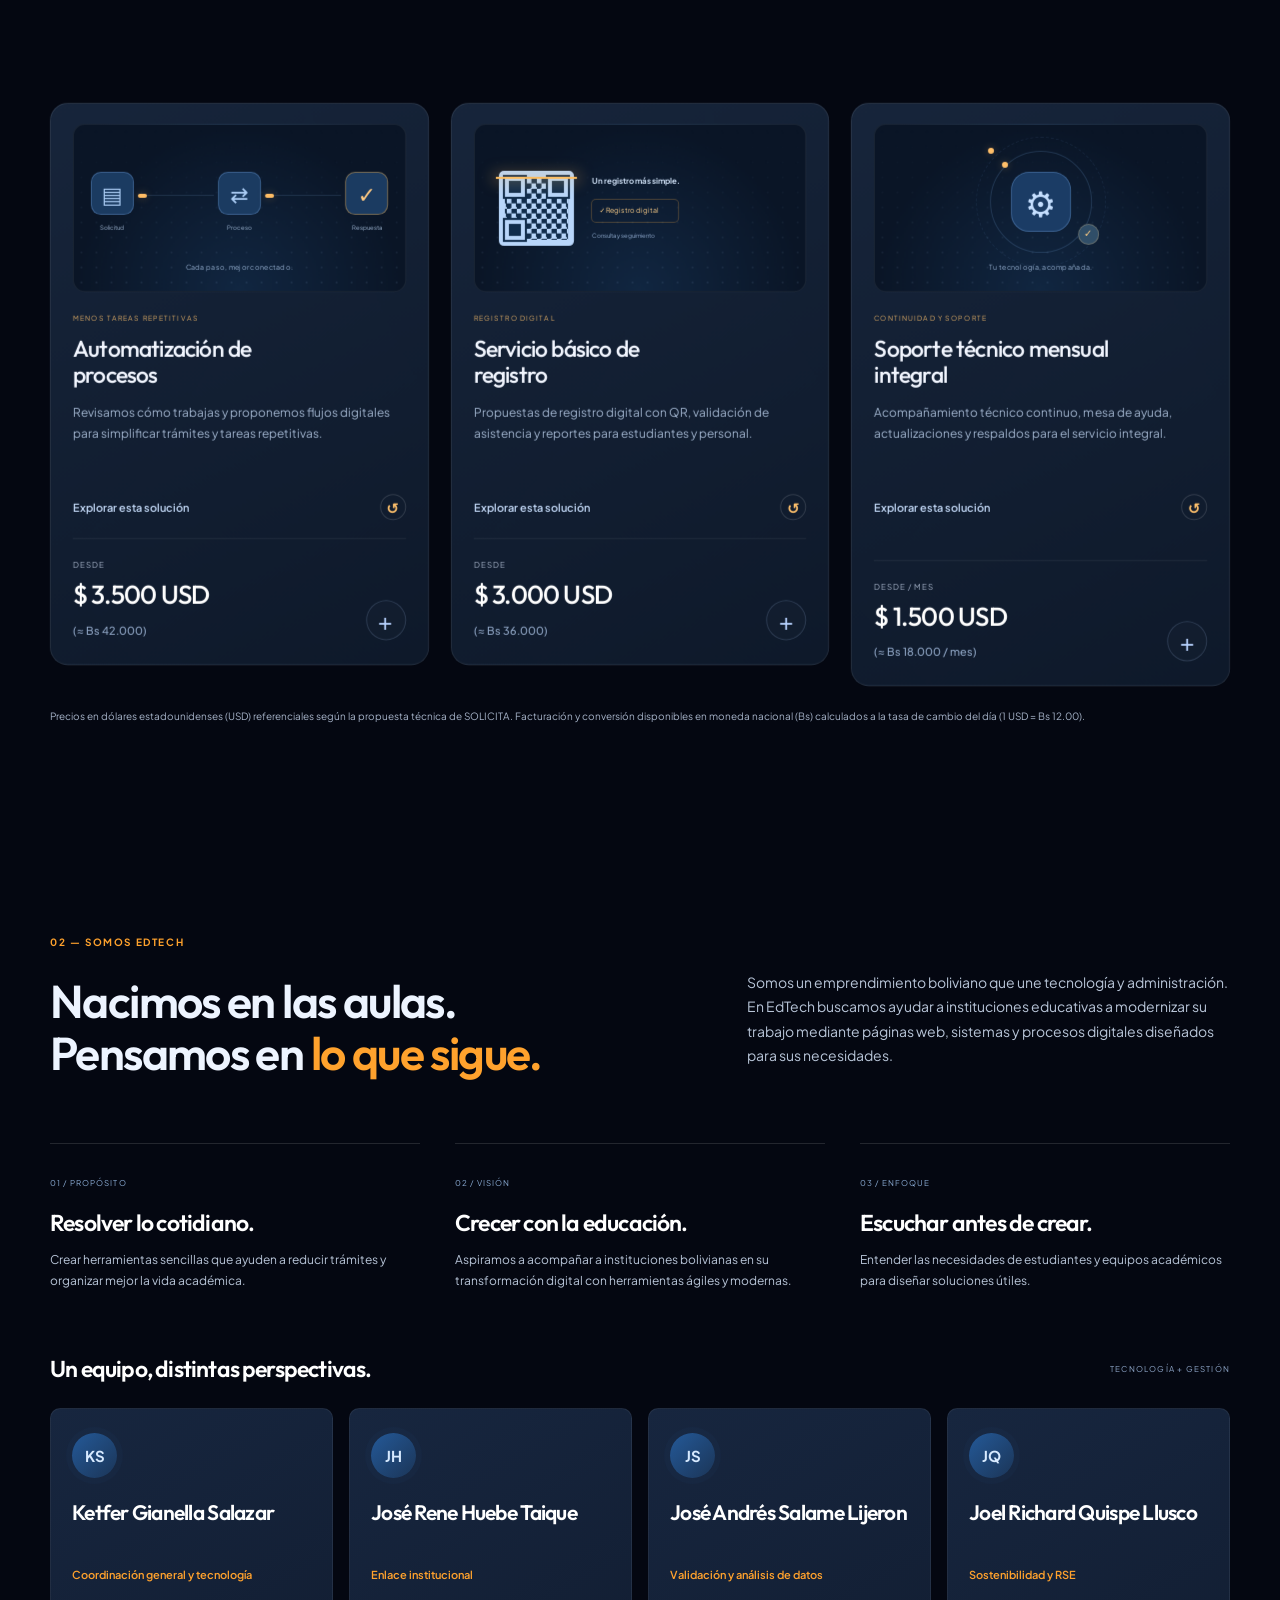
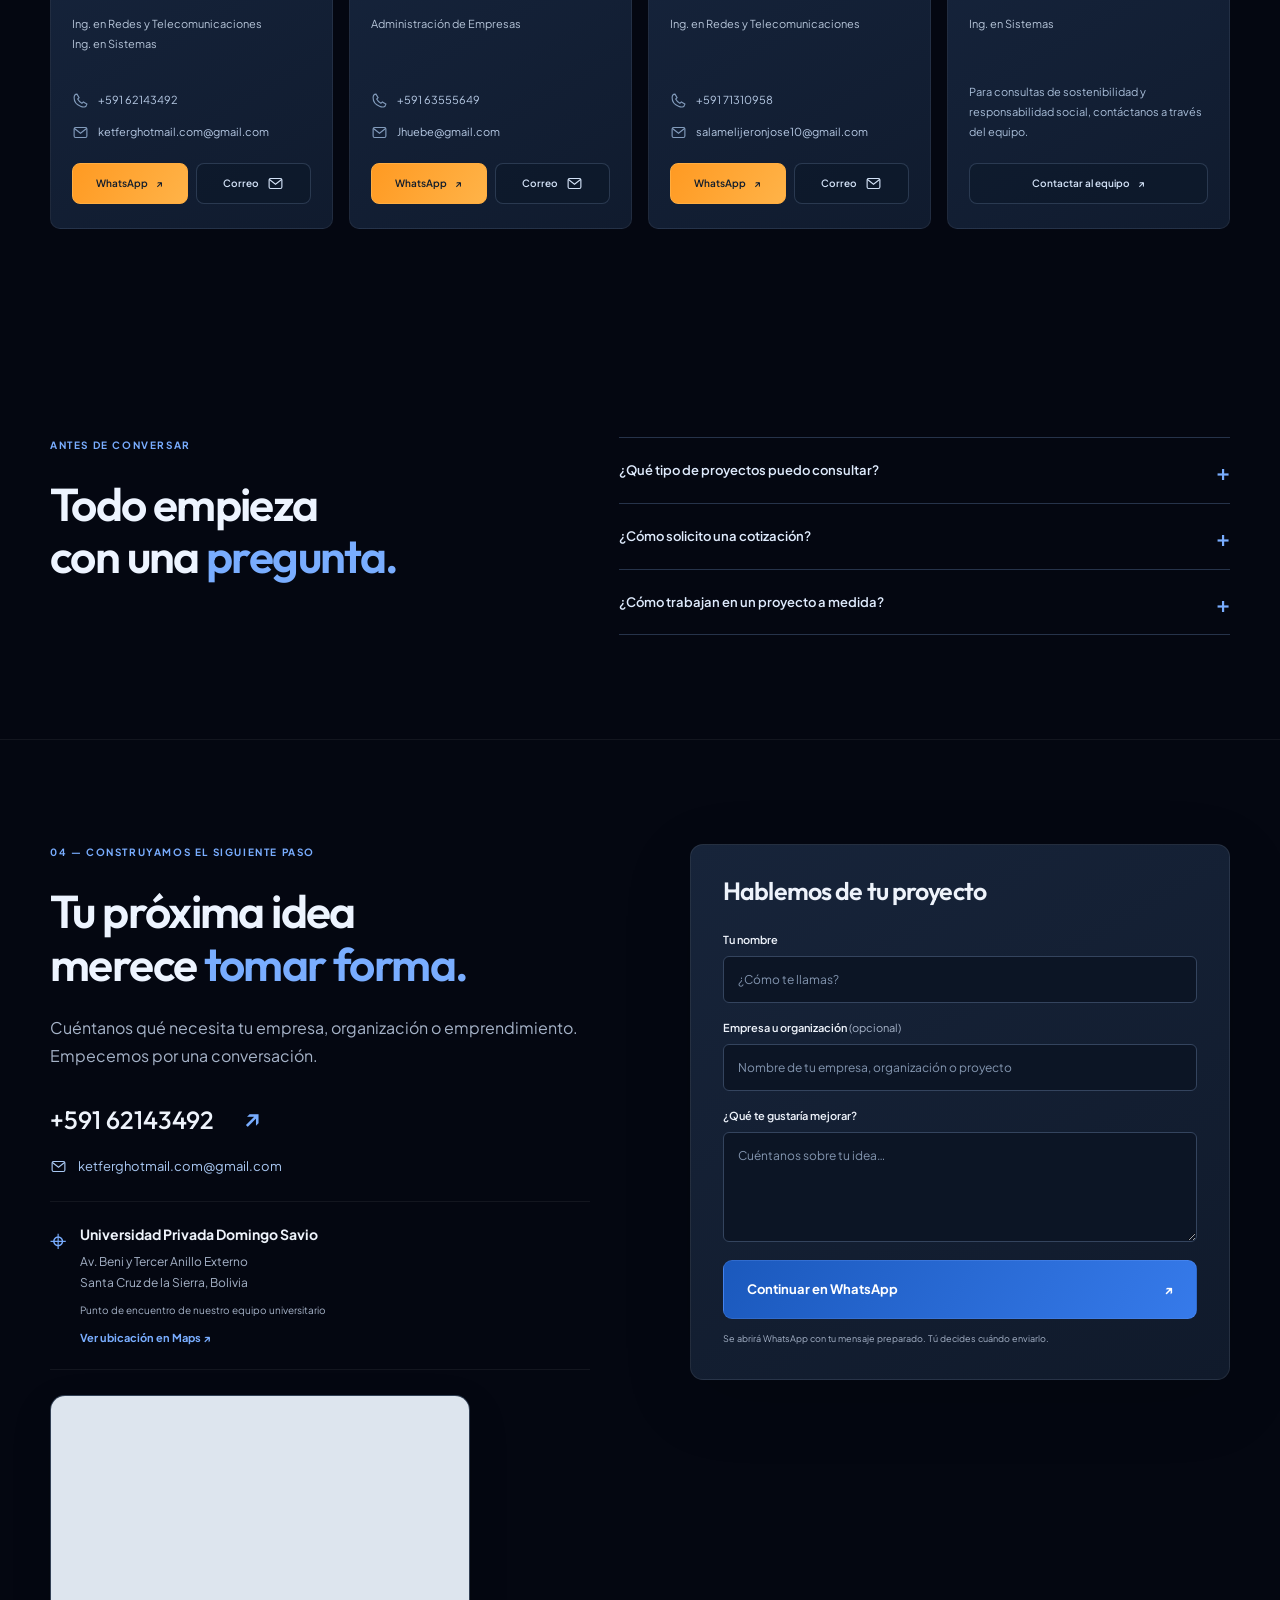
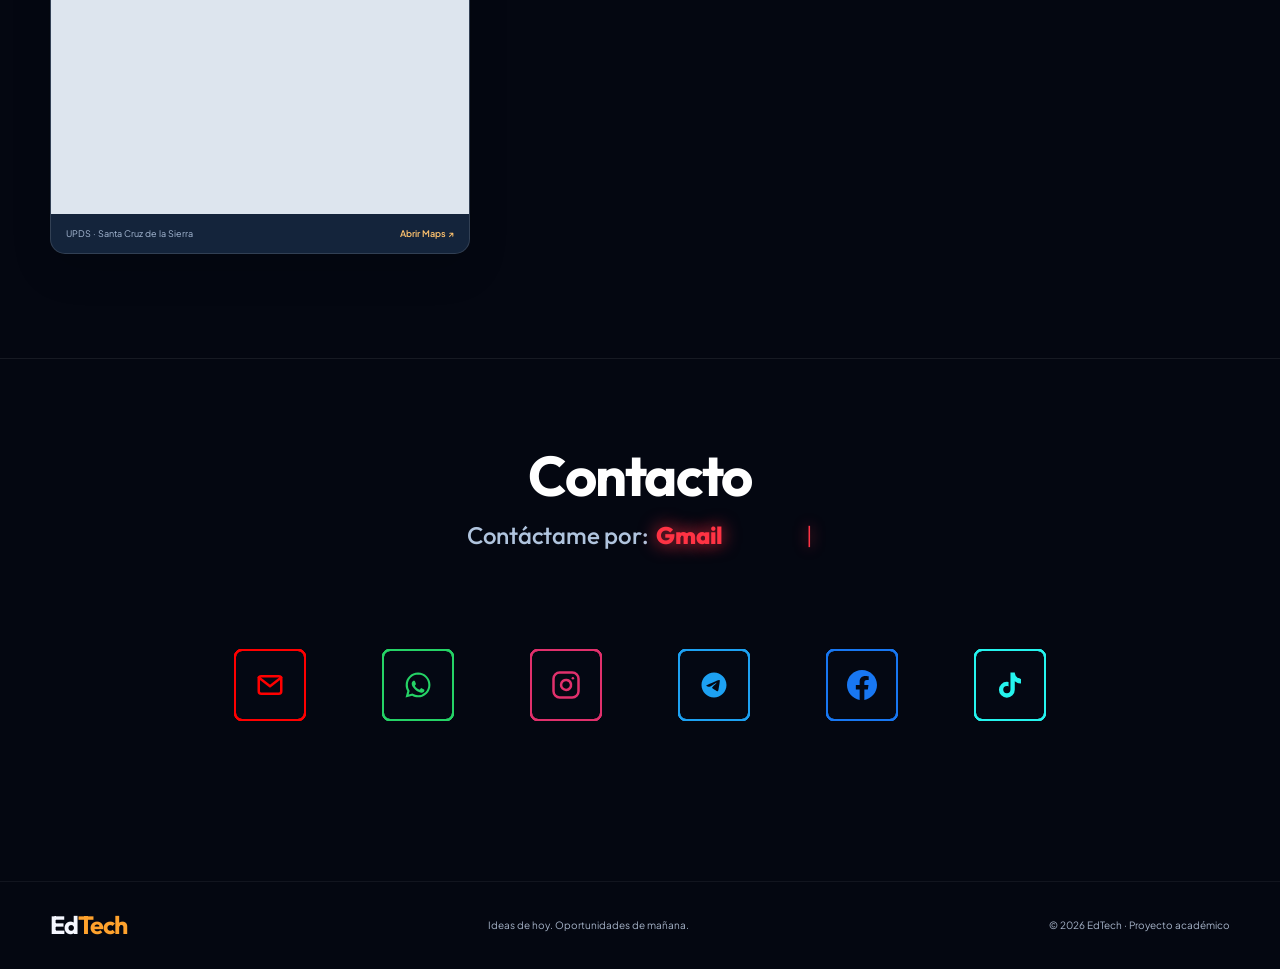
<file: edtech.html>
<!DOCTYPE html>
<html lang="es">
<head>
  <meta charset="utf-8">
  <meta name="viewport" content="width=device-width, initial-scale=1">
  <meta name="description" content="EdTech Bolivia: páginas web, sistemas de gestión y automatización de procesos. Conoce nuestras soluciones y cuéntanos qué necesita tu institución.">
  <meta name="theme-color" content="#101d31">
  <title>EdTech — Ideas de hoy. Oportunidades de mañana.</title>
  <link rel="stylesheet" href="edtech-assets/styles.css">
  <link rel="stylesheet" href="edtech-assets/premium.css">
  <link rel="stylesheet" href="edtech-assets/experiences.css">
  <link rel="stylesheet" href="edtech-assets/intro.css?v=amanecer-3">
  <link rel="stylesheet" href="edtech-assets/landing.css?v=clean-core-20">
  <link rel="stylesheet" href="edtech-assets/services.css?v=mapa-giro-8">
  <script src="edtech-assets/app.js?v=clean-core-20" defer></script>
</head>
<body>
  <dialog id="brand-intro" class="brand-intro" aria-labelledby="intro-title">
    <div class="sp-bg" aria-hidden="true"><div class="sp-bubble sp-bubble-one"></div><div class="sp-bubble sp-bubble-two"></div><div class="sp-bubble sp-bubble-three"></div><div class="sp-sun-halo"></div><div class="sp-sun"></div><div class="sp-horizon"></div><span class="sp-particle" style="--left:12%;--pdur:4s;--pdelay:.1s;--dx:24px">✦</span><span class="sp-particle" style="--left:29%;--pdur:5s;--pdelay:.8s;--dx:-20px">+</span><span class="sp-particle" style="--left:73%;--pdur:4.6s;--pdelay:.4s;--dx:28px">✧</span><span class="sp-particle" style="--left:89%;--pdur:5.4s;--pdelay:1.2s;--dx:-14px">✦</span></div>
    <div class="sp-rings" aria-hidden="true"><div class="sp-ring"></div><div class="sp-ring sp-ring-two"></div><div class="sp-ring sp-ring-three"></div></div>
    <div class="sp-logo-wrap"><p class="sp-kicker">BOLIVIA · TECNOLOGÍA CON PROPÓSITO</p><div class="sp-picture"><img src="edtech-assets/edtech-equipo.jpg" alt="Imagen de marca de EdTech con los cuatro estudiantes" width="1024" height="576"></div><div class="sp-brand">Ed<span>Tech</span></div><div class="sp-tagline">TECNOLOGÍA EDUCATIVA</div><div class="sp-divider"></div><h2 id="intro-title" class="sp-phrase">Cada idea es un<br><span>nuevo amanecer.</span></h2><p class="sp-subphrase" id="intro-message">Hoy damos el primer paso. El futuro lo construimos juntos.</p></div>
    <div class="sp-progress-wrap"><div class="sp-progress-label"><span id="intro-chapter">01 / IMAGINAMOS</span><span>SIEMPRE HACIA ADELANTE ↗</span></div><div class="sp-progress-track" aria-hidden="true"><div class="sp-progress-bar"></div></div></div>
    <div class="sp-controls"><button type="button" id="skip-intro">Saltar intro <span aria-hidden="true">↗</span></button></div>
  </dialog>
  <div class="reading-progress" aria-hidden="true"></div>
  <a class="skip" href="#contenido">Saltar al contenido</a>
  <header class="header">
    <div class="container nav">
      <a class="brand" href="#inicio" aria-label="EdTech, inicio"><span class="monogram">ET<span>↗</span></span><span>Ed<span class="orange">Tech</span><small>TECNOLOGÍA EDUCATIVA</small></span></a>
      <button class="menu-button" type="button" aria-controls="navigation" aria-expanded="false">Menú <span aria-hidden="true">☰</span></button>
      <nav id="navigation" aria-label="Navegación principal">
        <a href="#servicios">Servicios</a><a href="#nosotros">Nosotros</a><a href="#contacto">Contacto</a><a href="dashboard-decano/index.html" style="color:var(--orange, #ff951c); font-weight:600;" title="Panel de Gestión Académica para Decanatura">Decanato ↗</a>
      </nav>
      <button class="quote-button" type="button" data-open-quote aria-label="Abrir mi cotización">
        <svg class="quote-btn-icon" viewBox="0 0 24 24" fill="none" stroke="currentColor" stroke-width="2" stroke-linecap="round" stroke-linejoin="round" width="16" height="16" aria-hidden="true"><circle cx="9" cy="21" r="1"></circle><circle cx="20" cy="21" r="1"></circle><path d="M1 1h4l2.68 13.39a2 2 0 0 0 2 1.61h9.72a2 2 0 0 0 2-1.61L23 6H6"></path></svg>
        <span class="quote-btn-text">Mi cotización</span>
        <span id="quote-count" class="quote-badge">0</span>
        <span id="quote-amount-pill" class="quote-amount-pill" style="display:none;"></span>
      </button>
      <button class="intro-replay" type="button" data-replay-intro aria-label="Volver a ver la presentación de EdTech" title="Ver presentación">↻</button>
    </div>
  </header>

  <main id="contenido">
    <section class="hero" id="inicio">
      <canvas id="hero-particles-canvas" class="hero-particles-canvas" aria-hidden="true"></canvas>
      <div class="hero-photo-plane"><img class="hero-background" src="edtech-assets/edtech-equipo.jpg" alt="Ilustración de cuatro estudiantes con mochilas EdTech frente a una ciudad al atardecer" width="1024" height="576" fetchpriority="high"><span class="hero-sun-glow" aria-hidden="true"></span></div>
      <div class="hero-shade" aria-hidden="true"></div>
      <div class="hero-light" aria-hidden="true"></div>
      <div class="hero-ambient" aria-hidden="true"><span></span><span></span><span></span></div>
      <div class="container hero-layout">
        <div class="hero-copy">
          <p class="eyebrow"><span class="status-dot"></span> HECHO EN BOLIVIA · PENSADO PARA EDUCAR</p>
          <h1 aria-label="Ideas de hoy. Oportunidades de mañana."><span class="hero-line hero-line-intro"><span>Ideas de hoy.</span></span><span class="hero-line"><span>Oportunidades</span></span><span class="hero-line"><span>de <em>mañana.</em></span></span></h1>
          <p class="hero-description">Tu próxima idea merece tomar forma. <br>La convertimos en una web, un sistema o una forma más simple de trabajar.</p>
          <div class="hero-tags" aria-label="Nuestras especialidades"><a href="#servicio-web"><span aria-hidden="true">↗</span> Web a medida</a><a href="#servicio-gestion"><span aria-hidden="true">⌘</span> Sistemas</a><a href="#servicio-automatizacion"><span aria-hidden="true">⇄</span> Automatización</a></div>
          <div class="actions"><a class="button primary" href="#servicios">Descubre nuestras soluciones <span class="button-arrow" aria-hidden="true">↗</span></a><a class="text-link" href="#contacto">Cuéntanos tu idea <span aria-hidden="true">→</span></a></div>
          <div class="hero-footnote"><span class="line-symbol" aria-hidden="true">↗</span><p>Tecnología que nace de escuchar.<br><strong>Y crece contigo, paso a paso.</strong></p></div>
        </div>
        <div class="hero-scene-caption"><div class="scene-message"><span>UNA VISIÓN COMPARTIDA</span><p>La próxima oportunidad<br>la construimos <strong>juntos.</strong></p></div></div>
      </div>
      <div class="hero-bottom container"><span class="hero-bottom-label">DISEÑAMOS LO QUE SIGUE</span><div class="hero-bottom-controls"><a class="scroll-cue" href="#servicios" aria-label="Ir a nuestros servicios">↓</a></div></div>
    </section>

        <!-- Fondo interactivo de hexágonos inspirado en Nahuel61920 -->
    <canvas id="edtech-hex-canvas" aria-hidden="true"></canvas>
<section class="section services-section" id="servicios">
      <div class="container"><div class="section-heading"><div><p class="eyebrow blue">01 — NUESTROS SERVICIOS</p><h2>Tecnología que se adapta<br>a tu <span class="blue">organización.</span></h2></div><p class="muted">Tu necesidad es el punto de partida.<br>Selecciona los servicios que te interesen y solicita una cotización a medida.</p></div>
        <div class="service-grid">
          <article id="servicio-web" class="service"><div class="service-top"><span class="service-icon" aria-hidden="true">↗</span><span>01</span></div><h3>Páginas web institucionales</h3><p>Una presencia digital clara para presentar tu institución, sus noticias y su oferta educativa.</p><div class="service-bottom"><p><small>DESDE</small><strong>$ 2.500 USD</strong><span class="rate-converted" data-usd="2500">(≈ Bs 30.000)</span></p><button type="button" data-service="web" aria-label="Añadir páginas web institucionales a la cotización">+</button></div></article>
          <article id="servicio-gestion" class="service featured"><div class="service-top"><span class="service-icon" aria-hidden="true">⌘</span><span>02</span></div><h3>Implementación integral de SOLICITA</h3><p>Sistema de gestión académica a medida: inscripciones, cupos, notas, kardex, mesas y roles directivos.</p><div class="service-bottom"><p><small>DESDE</small><strong>$ 8.000 USD</strong><span class="rate-converted" data-usd="8000">(≈ Bs 96.000)</span></p><button type="button" data-service="gestion" aria-label="Añadir implementación integral de SOLICITA a la cotización">+</button></div></article>
          <article id="servicio-aulas" class="service"><div class="service-top"><span class="service-icon" aria-hidden="true">▤</span><span>03</span></div><h3>Plataformas de aulas virtuales</h3><p>Espacios digitales para acercar contenidos, actividades y evaluaciones a tus estudiantes.</p><div class="service-bottom"><p><small>DESDE</small><strong>$ 5.500 USD</strong><span class="rate-converted" data-usd="5500">(≈ Bs 66.000)</span></p><button type="button" data-service="aulas" aria-label="Añadir plataformas de aulas virtuales a la cotización">+</button></div></article>
          <article id="servicio-automatizacion" class="service"><div class="service-top"><span class="service-icon" aria-hidden="true">⇄</span><span>04</span></div><h3>Automatización de procesos</h3><p>Revisamos cómo trabajas y proponemos flujos digitales para simplificar trámites y tareas repetitivas.</p><div class="service-bottom"><p><small>DESDE</small><strong>$ 3.500 USD</strong><span class="rate-converted" data-usd="3500">(≈ Bs 42.000)</span></p><button type="button" data-service="automatizacion" aria-label="Añadir automatización de procesos a la cotización">+</button></div></article>
          <article id="servicio-asistencia" class="service"><div class="service-top"><span class="service-icon" aria-hidden="true">✓</span><span>05</span></div><h3>Servicio básico de registro</h3><p>Propuestas de registro digital con QR, validación de asistencia y reportes para estudiantes y personal.</p><div class="service-bottom"><p><small>DESDE</small><strong>$ 3.000 USD</strong><span class="rate-converted" data-usd="3000">(≈ Bs 36.000)</span></p><button type="button" data-service="asistencia" aria-label="Añadir servicio básico de registro a la cotización">+</button></div></article>
          <article id="servicio-soporte" class="service"><div class="service-top"><span class="service-icon" aria-hidden="true">⚙</span><span>06</span></div><h3>Soporte técnico mensual integral</h3><p>Acompañamiento técnico continuo, mesa de ayuda, actualizaciones y respaldos para el servicio integral.</p><div class="service-bottom"><p><small>DESDE / MES</small><strong>$ 1.500 USD</strong><span class="rate-converted" data-usd="1500" data-monthly="true">(≈ Bs 18.000 / mes)</span></p><button type="button" data-service="soporte" aria-label="Añadir soporte técnico mensual a la cotización">+</button></div></article>
        </div><p class="pricing-note">Precios en dólares estadounidenses (USD) referenciales según la propuesta técnica de SOLICITA. Facturación y conversión disponibles en moneda nacional (Bs) calculados a la tasa de cambio del día (1 USD = Bs 12.00).</p>
      </div>
    </section>

<section class="section about-section" id="nosotros"><div class="container">
      <div class="about-top"><div><p class="eyebrow orange">02 — SOMOS EDTECH</p><h2>Nacimos en las aulas.<br>Pensamos en <span class="orange">lo que sigue.</span></h2></div><p>Somos un emprendimiento boliviano que une tecnología y administración. En EdTech buscamos ayudar a instituciones educativas a modernizar su trabajo mediante páginas web, sistemas y procesos digitales diseñados para sus necesidades.</p></div>
      <div class="values"><article><span>01 / PROPÓSITO</span><h3>Resolver lo cotidiano.</h3><p>Crear herramientas sencillas que ayuden a reducir trámites y organizar mejor la vida académica.</p></article><article><span>02 / VISIÓN</span><h3>Crecer con la educación.</h3><p>Aspiramos a acompañar a instituciones bolivianas en su transformación digital con herramientas ágiles y modernas.</p></article><article><span>03 / ENFOQUE</span><h3>Escuchar antes de crear.</h3><p>Entender las necesidades de estudiantes y equipos académicos para diseñar soluciones útiles.</p></article></div>
      <div class="team-heading"><h3>Un equipo, distintas perspectivas.</h3><span>TECNOLOGÍA + GESTIÓN</span></div>
      <div class="team-grid"><article><span class="initials">KS</span><h3>Ketfer Gianella Salazar</h3><p class="team-role">Coordinación general y tecnología</p><p class="team-degree">Ing. en Redes y Telecomunicaciones<br>Ing. en Sistemas</p><div class="member-contact"><a href="tel:+59162143492"><svg viewBox="0 0 24 24" fill="none" stroke="currentColor" stroke-width="1.6" aria-hidden="true"><path d="m7 3 3 5-2 2a14 14 0 0 0 6 6l2-2 5 3c-1 5-5 5-9 3C7 18 3 14 3 8c0-3 1-5 4-5Z"/></svg><span>+591 62143492</span></a><a href="mailto:ketferghotmail.com@gmail.com"><svg viewBox="0 0 24 24" fill="none" stroke="currentColor" stroke-width="1.6" aria-hidden="true"><rect x="3" y="5" width="18" height="14" rx="2"/><path d="m3 6 9 7 9-7"/></svg><span>ketferghotmail.com@gmail.com</span></a></div><div class="member-actions"><a class="member-whatsapp" href="https://wa.me/59162143492?text=Hola%20Ketfer%2C%20me%20gustar%C3%ADa%20recibir%20informaci%C3%B3n%20sobre%20los%20servicios%20de%20EdTech." target="_blank" rel="noopener noreferrer" aria-label="Contactar a Ketfer Gianella Salazar por WhatsApp (abre otra pestaña)">WhatsApp <span aria-hidden="true">↗</span></a><a class="member-email" href="mailto:ketferghotmail.com@gmail.com" aria-label="Escribir por correo a Ketfer Gianella Salazar">Correo <svg viewBox="0 0 24 24" fill="none" stroke="currentColor" stroke-width="1.6" aria-hidden="true"><rect x="3" y="5" width="18" height="14" rx="2"/><path d="m3 6 9 7 9-7"/></svg></a></div></article><article><span class="initials">JH</span><h3>José Rene Huebe Taique</h3><p class="team-role">Enlace institucional</p><p class="team-degree">Administración de Empresas</p><div class="member-contact"><a href="tel:+59163555649"><svg viewBox="0 0 24 24" fill="none" stroke="currentColor" stroke-width="1.6" aria-hidden="true"><path d="m7 3 3 5-2 2a14 14 0 0 0 6 6l2-2 5 3c-1 5-5 5-9 3C7 18 3 14 3 8c0-3 1-5 4-5Z"/></svg><span>+591 63555649</span></a><a href="mailto:Jhuebe@gmail.com"><svg viewBox="0 0 24 24" fill="none" stroke="currentColor" stroke-width="1.6" aria-hidden="true"><rect x="3" y="5" width="18" height="14" rx="2"/><path d="m3 6 9 7 9-7"/></svg><span>Jhuebe@gmail.com</span></a></div><div class="member-actions"><a class="member-whatsapp" href="https://wa.me/59163555649?text=Hola%20Jos%C3%A9%2C%20me%20gustar%C3%ADa%20recibir%20informaci%C3%B3n%20sobre%20los%20servicios%20de%20EdTech." target="_blank" rel="noopener noreferrer" aria-label="Contactar a José Rene Huebe Taique por WhatsApp (abre otra pestaña)">WhatsApp <span aria-hidden="true">↗</span></a><a class="member-email" href="mailto:Jhuebe@gmail.com" aria-label="Escribir por correo a José Rene Huebe Taique">Correo <svg viewBox="0 0 24 24" fill="none" stroke="currentColor" stroke-width="1.6" aria-hidden="true"><rect x="3" y="5" width="18" height="14" rx="2"/><path d="m3 6 9 7 9-7"/></svg></a></div></article><article><span class="initials">JS</span><h3>José Andrés Salame Lijeron</h3><p class="team-role">Validación y análisis de datos</p><p class="team-degree">Ing. en Redes y Telecomunicaciones</p><div class="member-contact"><a href="tel:+59171310958"><svg viewBox="0 0 24 24" fill="none" stroke="currentColor" stroke-width="1.6" aria-hidden="true"><path d="m7 3 3 5-2 2a14 14 0 0 0 6 6l2-2 5 3c-1 5-5 5-9 3C7 18 3 14 3 8c0-3 1-5 4-5Z"/></svg><span>+591 71310958</span></a><a href="mailto:salamelijeronjose10@gmail.com"><svg viewBox="0 0 24 24" fill="none" stroke="currentColor" stroke-width="1.6" aria-hidden="true"><rect x="3" y="5" width="18" height="14" rx="2"/><path d="m3 6 9 7 9-7"/></svg><span>salamelijeronjose10@gmail.com</span></a></div><div class="member-actions"><a class="member-whatsapp" href="https://wa.me/59171310958?text=Hola%20Jos%C3%A9%2C%20me%20gustar%C3%ADa%20recibir%20informaci%C3%B3n%20sobre%20los%20servicios%20de%20EdTech." target="_blank" rel="noopener noreferrer" aria-label="Contactar a José Andrés Salame Lijeron por WhatsApp (abre otra pestaña)">WhatsApp <span aria-hidden="true">↗</span></a><a class="member-email" href="mailto:salamelijeronjose10@gmail.com" aria-label="Escribir por correo a José Andrés Salame Lijeron">Correo <svg viewBox="0 0 24 24" fill="none" stroke="currentColor" stroke-width="1.6" aria-hidden="true"><rect x="3" y="5" width="18" height="14" rx="2"/><path d="m3 6 9 7 9-7"/></svg></a></div></article><article><span class="initials">JQ</span><h3>Joel Richard Quispe Llusco</h3><p class="team-role">Sostenibilidad y RSE</p><p class="team-degree">Ing. en Sistemas</p><div class="member-contact member-contact-general"><p>Para consultas de sostenibilidad y responsabilidad social, contáctanos a través del equipo.</p></div><div class="member-actions member-actions-general"><a class="member-email" href="#contacto">Contactar al equipo <span aria-hidden="true">↗</span></a></div></article></div>
    </div></section>

<section class="section faq-section"><div class="container faq-layout"><div><p class="eyebrow blue">ANTES DE CONVERSAR</p><h2>Todo empieza<br>con una <span class="blue">pregunta.</span></h2></div><div class="faq-list"><details><summary>¿Qué tipo de proyectos puedo consultar?</summary><p>Páginas web, sistemas de gestión, aulas virtuales, automatización, asistencia digital y soporte. Cuéntanos qué necesitas organizar o mejorar para definir una solución a medida.</p></details><details><summary>¿Cómo solicito una cotización?</summary><p>Selecciona los servicios que te interesan y abre «Mi cotización», o completa el formulario de contacto. Prepararemos tu consulta en WhatsApp para conversar sobre el alcance y el precio final.</p></details><details><summary>¿Cómo trabajan en un proyecto a medida?</summary><p>Primero entendemos la necesidad. Luego definimos una propuesta, diseñamos la solución y acordamos las etapas de desarrollo, pruebas y acompañamiento.</p></details></div></div></section>

    <section class="section contact-section" id="contacto"><div class="container contact-layout"><div><p class="eyebrow blue">04 — CONSTRUYAMOS EL SIGUIENTE PASO</p><h2>Tu próxima idea<br>merece <span class="blue">tomar forma.</span></h2><p class="lead">Cuéntanos qué necesita tu empresa, organización o emprendimiento.<br>Empecemos por una conversación.</p><a class="contact-phone" href="tel:+59162143492">+591 62143492 <span aria-hidden="true">↗</span></a><a class="contact-email" href="mailto:ketferghotmail.com@gmail.com"><svg viewBox="0 0 24 24" fill="none" stroke="currentColor" stroke-width="1.6" aria-hidden="true"><rect x="3" y="5" width="18" height="14" rx="2"/><path d="m3 6 9 7 9-7"/></svg><span>ketferghotmail.com@gmail.com</span></a><address class="contact-location"><span class="location-symbol" aria-hidden="true">⌖</span><div><strong>Universidad Privada Domingo Savio</strong><span>Av. Beni y Tercer Anillo Externo<br>Santa Cruz de la Sierra, Bolivia</span><small>Punto de encuentro de nuestro equipo universitario</small><a href="https://www.google.com/maps/search/?api=1&amp;query=Universidad+Privada+Domingo+Savio+Santa+Cruz+Bolivia" target="_blank" rel="noopener noreferrer">Ver ubicación en Maps ↗</a></div></address><figure class="location-map"><iframe title="Ubicación de la Universidad Privada Domingo Savio, sede Santa Cruz, avenida Beni" src="https://www.google.com/maps?q=Universidad%20Privada%20Domingo%20Savio%20Av.%20Beni%20Santa%20Cruz%20Bolivia&amp;z=16&amp;output=embed" width="420" height="420" loading="lazy" referrerpolicy="no-referrer-when-downgrade" allowfullscreen></iframe><figcaption><span>UPDS · Santa Cruz de la Sierra</span><a href="https://www.google.com/maps/search/?api=1&amp;query=Universidad+Privada+Domingo+Savio+Av+Beni+Santa+Cruz+Bolivia" target="_blank" rel="noopener noreferrer">Abrir Maps ↗</a></figcaption></figure></div><form id="contact-form"><h3>Hablemos de tu proyecto</h3><label for="name">Tu nombre</label><input id="name" name="name" autocomplete="name" placeholder="¿Cómo te llamas?" required maxlength="100"><label for="institution">Empresa u organización <span>(opcional)</span></label><input id="institution" name="institution" autocomplete="organization" placeholder="Nombre de tu empresa, organización o proyecto" maxlength="150"><label for="message">¿Qué te gustaría mejorar?</label><textarea id="message" name="message" rows="4" placeholder="Cuéntanos sobre tu idea…" required maxlength="2000"></textarea><button class="button dark" type="submit">Continuar en WhatsApp <span aria-hidden="true">↗</span></button><p class="small muted">Se abrirá WhatsApp con tu mensaje preparado. Tú decides cuándo enviarlo.</p></form></div></section>
      <!-- SECCIÓN 3D ISOMÉTRICA DE CONTACTO DIRECTO (Diseño Nahuel61920) -->
    <section class="c3d-contact-section" id="canales-contacto" aria-label="Canales directos de contacto">
      <div class="container c3d-contact-inner">
        <div class="c3d-heading-block">
          <h2 class="c3d-heading">Contacto</h2>
          <h3 class="c3d-sub">
            Contáctame por: <span id="c3d-typed-target" class="c3d-typed-badge">Gmail</span><span class="c3d-cursor">|</span>
          </h3>
        </div>

        <div class="c3d-icons-row">
          <!-- 1. Gmail -->
          <a href="mailto:ketferghotmail.com@gmail.com" class="c3d-item c3d-gmail" target="_blank" rel="noopener noreferrer" data-channel="Gmail" aria-label="Escribir por Gmail a Ketfer">
            <div class="layer">
              <span></span><span></span><span></span><span></span>
              <span class="c3d-icon-surface">
                <svg viewBox="0 0 24 24" fill="none" stroke="currentColor" stroke-width="2" stroke-linecap="round" stroke-linejoin="round" width="30" height="30" aria-hidden="true"><rect x="3" y="5" width="18" height="14" rx="2"></rect><polyline points="3,6 12,13 21,6"></polyline></svg>
              </span>
            </div>
            <div class="text">Gmail</div>
          </a>

          <!-- 2. WhatsApp -->
          <a href="https://wa.me/59162143492?text=Hola%20Ketfer%2C%20me%20gustar%C3%ADa%20conversar%20sobre%20los%20servicios%20de%20EdTech." class="c3d-item c3d-whatsapp" target="_blank" rel="noopener noreferrer" data-channel="WhatsApp" aria-label="Conversar por WhatsApp con Ketfer (+591 62143492)">
            <div class="layer">
              <span></span><span></span><span></span><span></span>
              <span class="c3d-icon-surface">
                <svg viewBox="0 0 24 24" fill="currentColor" width="30" height="30" aria-hidden="true"><path d="M12.04 2c-5.46 0-9.91 4.45-9.91 9.91 0 1.75.46 3.45 1.32 4.95L2.05 22l5.25-1.38c1.45.79 3.08 1.21 4.74 1.21 5.46 0 9.91-4.45 9.91-9.91 0-2.65-1.03-5.14-2.9-7.01A9.82 9.82 0 0 0 12.04 2zm.01 1.67c4.54 0 8.24 3.7 8.24 8.24 0 2.2-.86 4.27-2.42 5.82a8.19 8.19 0 0 1-5.82 2.42c-1.46 0-2.89-.39-4.15-1.13l-.3-.18-3.08.81.82-3-.2-.31a8.19 8.19 0 0 1-1.25-4.43c0-4.54 3.7-8.24 8.24-8.24zm4.51 11.66c-.25-.12-1.47-.72-1.7-.81-.23-.08-.39-.12-.56.12-.17.25-.64.81-.79.97-.14.17-.29.19-.54.06-.25-.12-1.05-.39-2-1.23-.74-.66-1.24-1.47-1.38-1.72-.15-.25-.02-.38.11-.5.11-.11.25-.29.37-.43.12-.15.17-.25.25-.42.08-.17.04-.31-.02-.44-.06-.12-.56-1.34-.76-1.84-.2-.48-.4-.42-.56-.43h-.47c-.17 0-.44.06-.67.31-.23.25-.88.86-.88 2.1 0 1.24.9 2.44 1.03 2.61.12.17 1.78 2.71 4.3 3.8 2.53 1.08 2.53.72 2.99.68.46-.05 1.47-.6 1.68-1.18.21-.58.21-1.08.15-1.18-.06-.1-.23-.17-.48-.29z"/></svg>
              </span>
            </div>
            <div class="text">WhatsApp</div>
          </a>

          <!-- 3. Instagram -->
          <a href="https://www.instagram.com/edtech20262026?psln=MXRmYmYwOWs3bGxoMQ==" class="c3d-item c3d-instagram" target="_blank" rel="noopener noreferrer" data-channel="Instagram" aria-label="Visitar perfil de Instagram oficial de EdTech (@edtech20262026)">
            <div class="layer">
              <span></span><span></span><span></span><span></span>
              <span class="c3d-icon-surface">
                <svg viewBox="0 0 24 24" fill="none" stroke="currentColor" stroke-width="2" stroke-linecap="round" stroke-linejoin="round" width="30" height="30" aria-hidden="true"><rect x="2" y="2" width="20" height="20" rx="5" ry="5"></rect><path d="M16 11.37A4 4 0 1 1 12.63 8 4 4 0 0 1 16 11.37z"></path><line x1="17.5" y1="6.5" x2="17.51" y2="6.5"></line></svg>
              </span>
            </div>
            <div class="text">Instagram</div>
          </a>

          <!-- 4. Telegram -->
          <a href="https://t.me/+59162143492" class="c3d-item c3d-telegram" target="_blank" rel="noopener noreferrer" data-channel="Telegram" aria-label="Escribir por Telegram a Ketfer">
            <div class="layer">
              <span></span><span></span><span></span><span></span>
              <span class="c3d-icon-surface">
                <svg viewBox="0 0 24 24" fill="currentColor" width="30" height="30" aria-hidden="true"><path d="M12 2C6.48 2 2 6.48 2 12s4.48 10 10 10 10-4.48 10-10S17.52 2 12 2zm4.64 6.8c-.15 1.58-.8 5.42-1.13 7.19-.14.75-.42 1-.68 1.03-.58.05-1.02-.38-1.58-.75-.88-.58-1.38-.94-2.23-1.5-.99-.65-.35-1.01.22-1.59.15-.15 2.71-2.48 2.76-2.69a.2.2 0 0 0-.05-.18c-.06-.05-.14-.03-.21-.02-.09.02-1.49.95-4.22 2.79-.4.27-.76.41-1.08.4-.36-.01-1.04-.2-1.55-.37-.63-.2-1.12-.31-1.08-.66.02-.18.27-.36.75-.55 2.92-1.27 4.86-2.11 5.83-2.51 2.78-1.16 3.35-1.36 3.73-1.36.08 0 .27.02.39.12.1.08.13.19.14.27-.01.06.01.24 0 .38z"/></svg>
              </span>
            </div>
            <div class="text">Telegram</div>
          </a>

          <!-- 5. Facebook (reemplaza LinkedIn) -->
          <a href="https://www.facebook.com/share/1Lw34AXMSt/" class="c3d-item c3d-facebook" target="_blank" rel="noopener noreferrer" data-channel="Facebook" aria-label="Visitar página oficial de Facebook de EdTech">
            <div class="layer">
              <span></span><span></span><span></span><span></span>
              <span class="c3d-icon-surface">
                <svg viewBox="0 0 24 24" fill="currentColor" width="30" height="30" aria-hidden="true"><path d="M24 12.073c0-6.627-5.373-12-12-12s-12 5.373-12 12c0 5.99 4.388 10.954 10.125 11.854v-8.385H7.078v-3.47h3.047V9.43c0-3.007 1.792-4.669 4.533-4.669 1.312 0 2.686.235 2.686.235v2.953H15.83c-1.491 0-1.956.925-1.956 1.874v2.25h3.328l-.532 3.47h-2.796v8.385C19.612 23.027 24 18.062 24 12.073z"/></svg>
              </span>
            </div>
            <div class="text">Facebook</div>
          </a>

          <!-- 6. TikTok (reemplaza GitHub) -->
          <a href="https://www.tiktok.com/@edtech.tecnologa?is_from_webapp=1&amp;sender_device=pc" class="c3d-item c3d-tiktok" target="_blank" rel="noopener noreferrer" data-channel="TikTok" aria-label="Visitar perfil oficial de TikTok de EdTech">
            <div class="layer">
              <span></span><span></span><span></span><span></span>
              <span class="c3d-icon-surface">
                <svg viewBox="0 0 24 24" fill="currentColor" width="30" height="30" aria-hidden="true"><path d="M19.589 6.686a4.793 4.793 0 0 1-3.77-4.245V2h-3.445v13.672a2.896 2.896 0 0 1-2.883 2.896 2.896 2.896 0 0 1-2.896-2.896 2.896 2.896 0 0 1 2.896-2.896c.488 0 .944.119 1.345.328V9.61a6.34 6.34 0 0 0-1.345-.145A6.342 6.342 0 0 0 3.149 15.8a6.342 6.342 0 0 0 6.342 6.342 6.342 6.342 0 0 0 6.342-6.342V9.082a8.232 8.232 0 0 0 4.956 1.625V7.262a4.79 4.79 0 0 1-1.2-.576z"/></svg>
              </span>
            </div>
            <div class="text">TikTok</div>
          </a>
        </div>
      </div>
    </section>
</main>
  <footer><div class="container footer-inner"><a class="brand" href="#inicio">Ed<span class="orange">Tech</span></a><p>Ideas de hoy. Oportunidades de mañana.</p><span>© 2026 EdTech · Proyecto académico</span></div></footer>
  <a class="whatsapp" href="https://wa.me/59162143492?text=Hola%2C%20quiero%20conocer%20m%C3%A1s%20sobre%20EdTech." target="_blank" rel="noopener" aria-label="Contactar a EdTech por WhatsApp (abre otra pestaña)"><svg viewBox="0 0 24 24" fill="none" stroke="currentColor" stroke-width="1.7" aria-hidden="true"><path d="M20 11.5a8 8 0 0 1-8.5 8 9 9 0 0 1-3.6-.8L3 20l1.4-4.6A8 8 0 1 1 20 11.5Z"/></svg></a>
  <div id="toast" role="status" class="toast"></div>
  
  <!-- =========================================================
       MODAL SHOWROOM: DEMO EN VIVO & SIMULADOR DE ADQUISICIÓN
       ========================================================= -->
<dialog id="quote-dialog" class="quote-modal" aria-labelledby="quote-title">
    <div class="qm-container">
      <!-- Modal Header -->
      <div class="qm-header">
        <div class="qm-header-info">
          <span class="qm-badge">✦ Cotización Rápida &amp; Formal</span>
          <h2 id="quote-title">Tu Propuesta a Medida</h2>
          <p class="qm-sub">Personaliza tu solución educativa o elige uno de nuestros planes recomendados.</p>
        </div>
        <button type="button" id="close-quote" class="qm-close-btn" aria-label="Cerrar cotización">×</button>
      </div>

      <!-- Adviser Card (Ketfer Gianella) -->
      <div class="qm-adviser-card">
        <div class="qm-adviser-avatar">
          <span>KS</span>
          <span class="qm-status-online" title="En línea"></span>
        </div>
        <div class="qm-adviser-details">
          <div class="qm-adviser-role-row">
            <strong class="qm-adviser-name">Ketfer Gianella Salazar</strong>
            <span class="qm-adviser-tag">Asesor Tecnológico</span>
          </div>
          <p class="qm-adviser-pitch">Te guiaré personalmente para definir el alcance exacto de tu proyecto sin ningún compromiso.</p>
        </div>
      </div>


      <!-- Selected Services List -->
      <div class="qm-services-section">
        <div class="qm-services-header">
          <span class="qm-section-label">Servicios incluidos en tu cotización:</span>
          <span id="qm-count-badge" class="qm-count-badge">0 seleccionados</span>
        </div>
        <ul id="quote-items" class="qm-items-list"></ul>
      </div>

      <!-- Client Info Form Inputs -->
      <div class="qm-client-inputs">
        <span class="qm-section-label">¿A quién dirigimos la cotización?</span>
        <div class="qm-inputs-row">
          <div class="qm-input-group">
            <label for="qm-client-name">Tu nombre y apellido</label>
            <input type="text" id="qm-client-name" placeholder="Ej: Lic. Carlos Mendoza" maxlength="80">
          </div>
          <div class="qm-input-group">
            <label for="qm-client-inst">Institución, colegio o empresa</label>
            <input type="text" id="qm-client-inst" placeholder="Ej: Colegio San Agustín / Particular" maxlength="100">
          </div>
        </div>
      </div>

      <!-- Summary & Guarantee Box -->
      <div class="qm-summary-card">
        <div class="qm-summary-row">
          <span>Inversión referencial estimada:</span>
          <strong id="quote-summary-total">Bs 0</strong>
        </div>
        <div id="quote-summary-monthly" class="qm-summary-monthly" style="display:none;"></div>
        
        <div class="qm-guarantees">
          <span>🔒 100% Sin compromiso</span>
          <span>⚡ Respuesta en minutos</span>
          <span>🤝 Capacitación incluida</span>
        </div>
      </div>

      <!-- Action Button (WhatsApp) -->
      <div class="qm-action-wrap">
        <a id="quote-send" class="qm-whatsapp-btn" target="_blank" rel="noopener">
          <svg viewBox="0 0 24 24" fill="none" stroke="currentColor" stroke-width="2" width="22" height="22" aria-hidden="true"><path d="M20 11.5a8 8 0 0 1-8.5 8 9 9 0 0 1-3.6-.8L3 20l1.4-4.6A8 8 0 1 1 20 11.5Z"/></svg>
          <span>Enviar cotización a Ketfer por WhatsApp</span>
          <span class="qm-arrow">↗</span>
        </a>
        <p class="qm-disclaimer">El mensaje se preparará en tu WhatsApp con todos los datos ordenados para que lo revises antes de enviar.</p>
      </div>
    </div>
  </dialog>
  <!-- ===================================================================
       WIDGET TASA DEL DÍA (ESTILO CYREX STORE - EDTECH BOLIVIA)
  =================================================================== -->
  <aside id="edtech-exchange-widget" class="tasa-widget" aria-label="Cotización y tipo de cambio del dólar en Bolivia">
    <div class="tasa-widget-card" id="tasa-card">
      <div class="tasa-header">
        <div class="tasa-title-group">
          <span class="tasa-pulse-dot" title="Cotización activa en tiempo real"></span>
          <span class="tasa-title">TASA DEL DÍA</span>
          <span class="tasa-badge-tag" id="tasa-source-badge">PARALELO</span>
        </div>
        <button type="button" class="tasa-close-btn" id="tasa-close-btn" aria-label="Minimizar tasa del día" title="Minimizar">×</button>
      </div>
      <div class="tasa-body">
        <div class="tasa-main-rate">
          <span class="tasa-unit">1 USD =</span>
          <span class="tasa-val" id="tasa-val-display">Bs 12.00</span>
        </div>
        <div class="tasa-details">
          <span id="tasa-bcb-info">BCB Oficial: <strong>Bs 12.02</strong></span>
          <span class="tasa-sep">•</span>
          <span id="tasa-updated-time">Mercado hoy</span>
        </div>
      </div>
    </div>
    <!-- Botón minimizado tipo píldora -->
    <button type="button" class="tasa-pill-btn" id="tasa-pill-btn" aria-label="Ver tasa de cambio del dólar del día" style="display:none;" title="Ver tasa de cambio del día">
      <span class="tasa-pill-icon">💵</span>
      <span class="tasa-pill-text">1 USD = <strong id="tasa-pill-val">Bs 12.00</strong></span>
    </button>
  </aside>
</body>
</html>
</file>
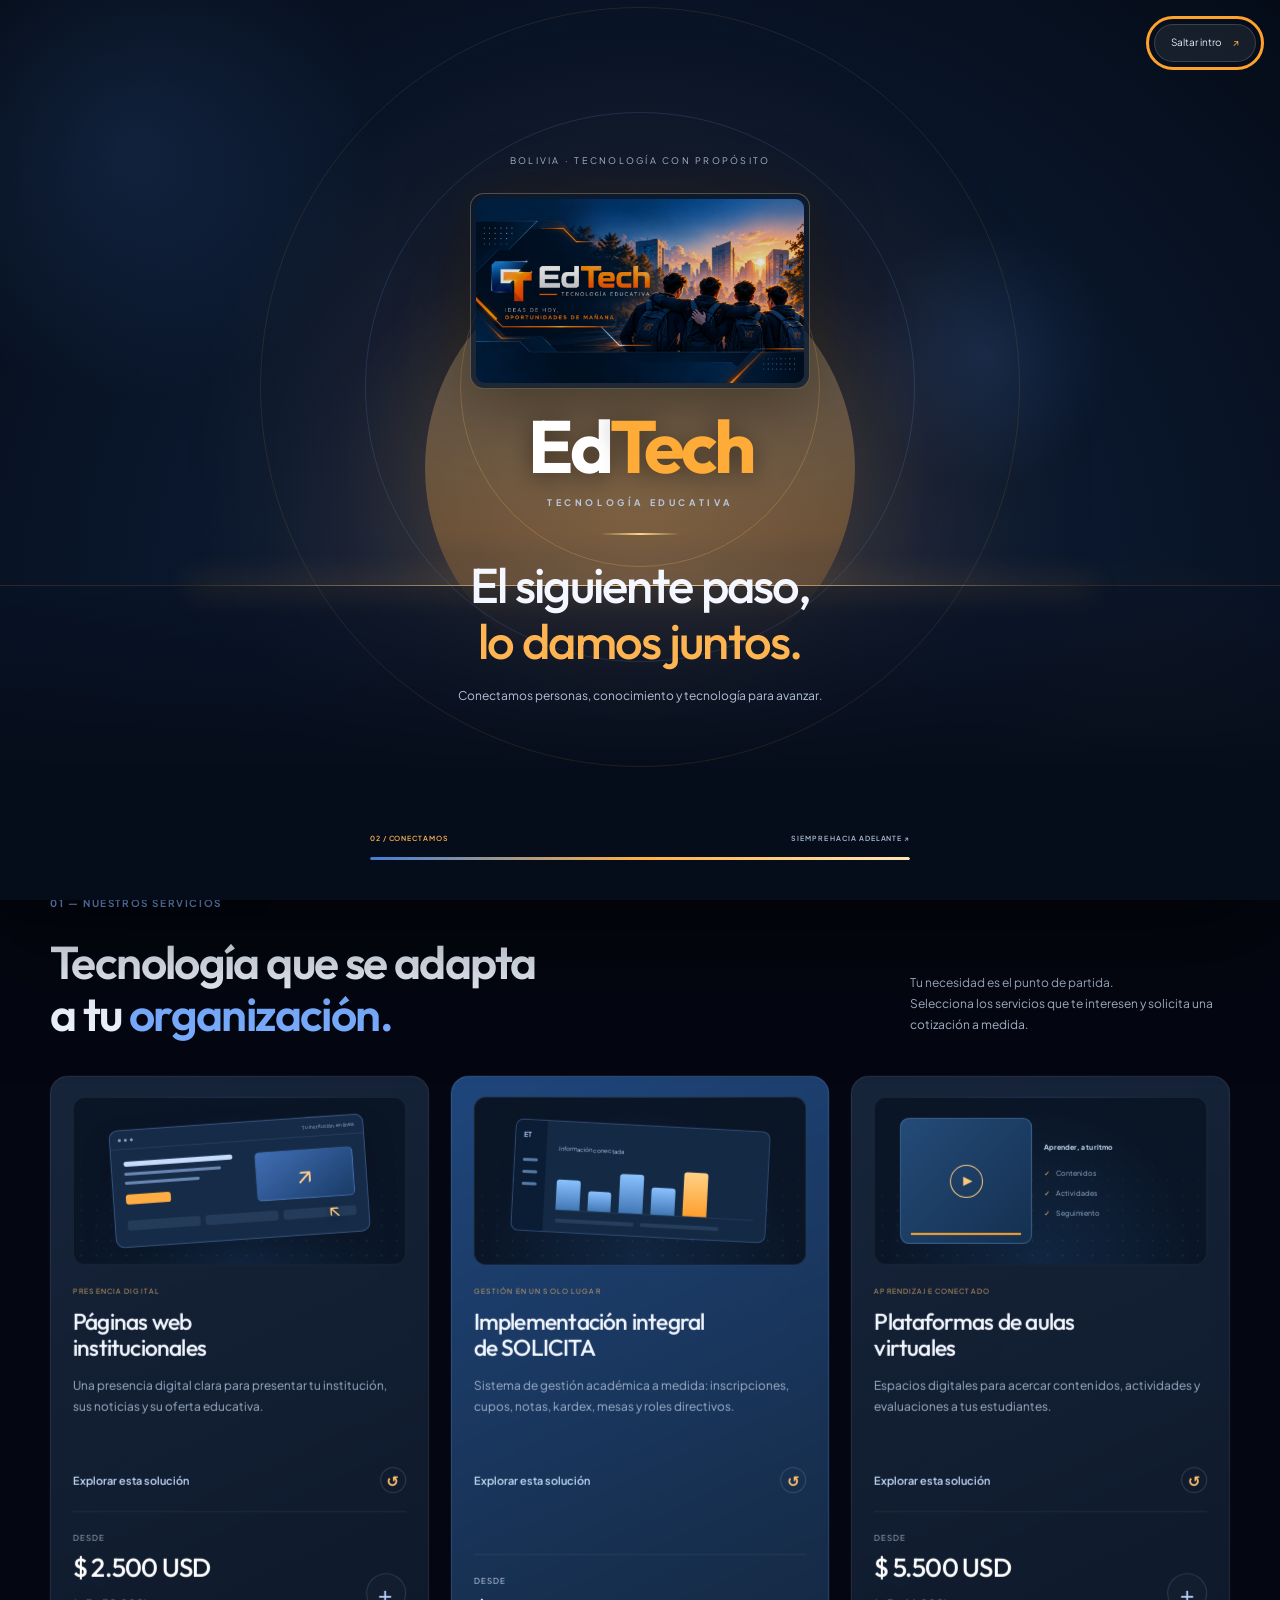
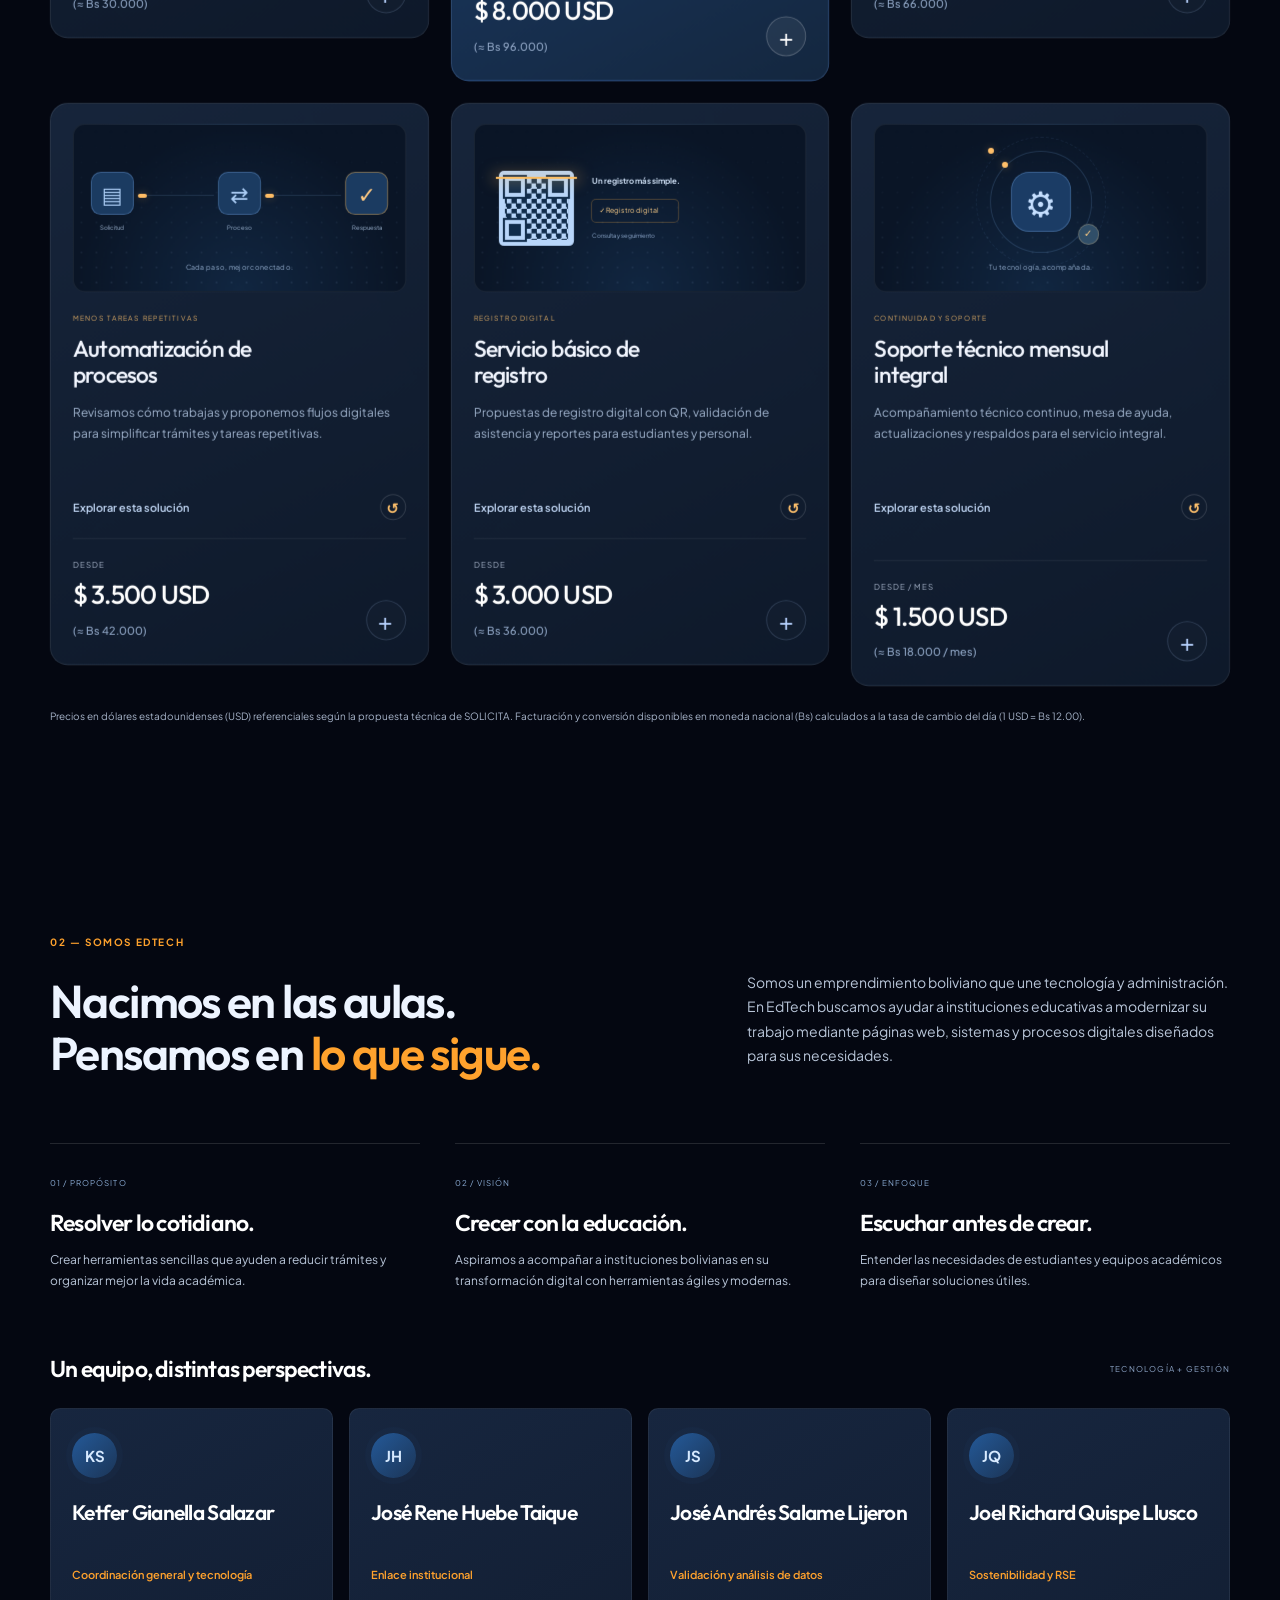
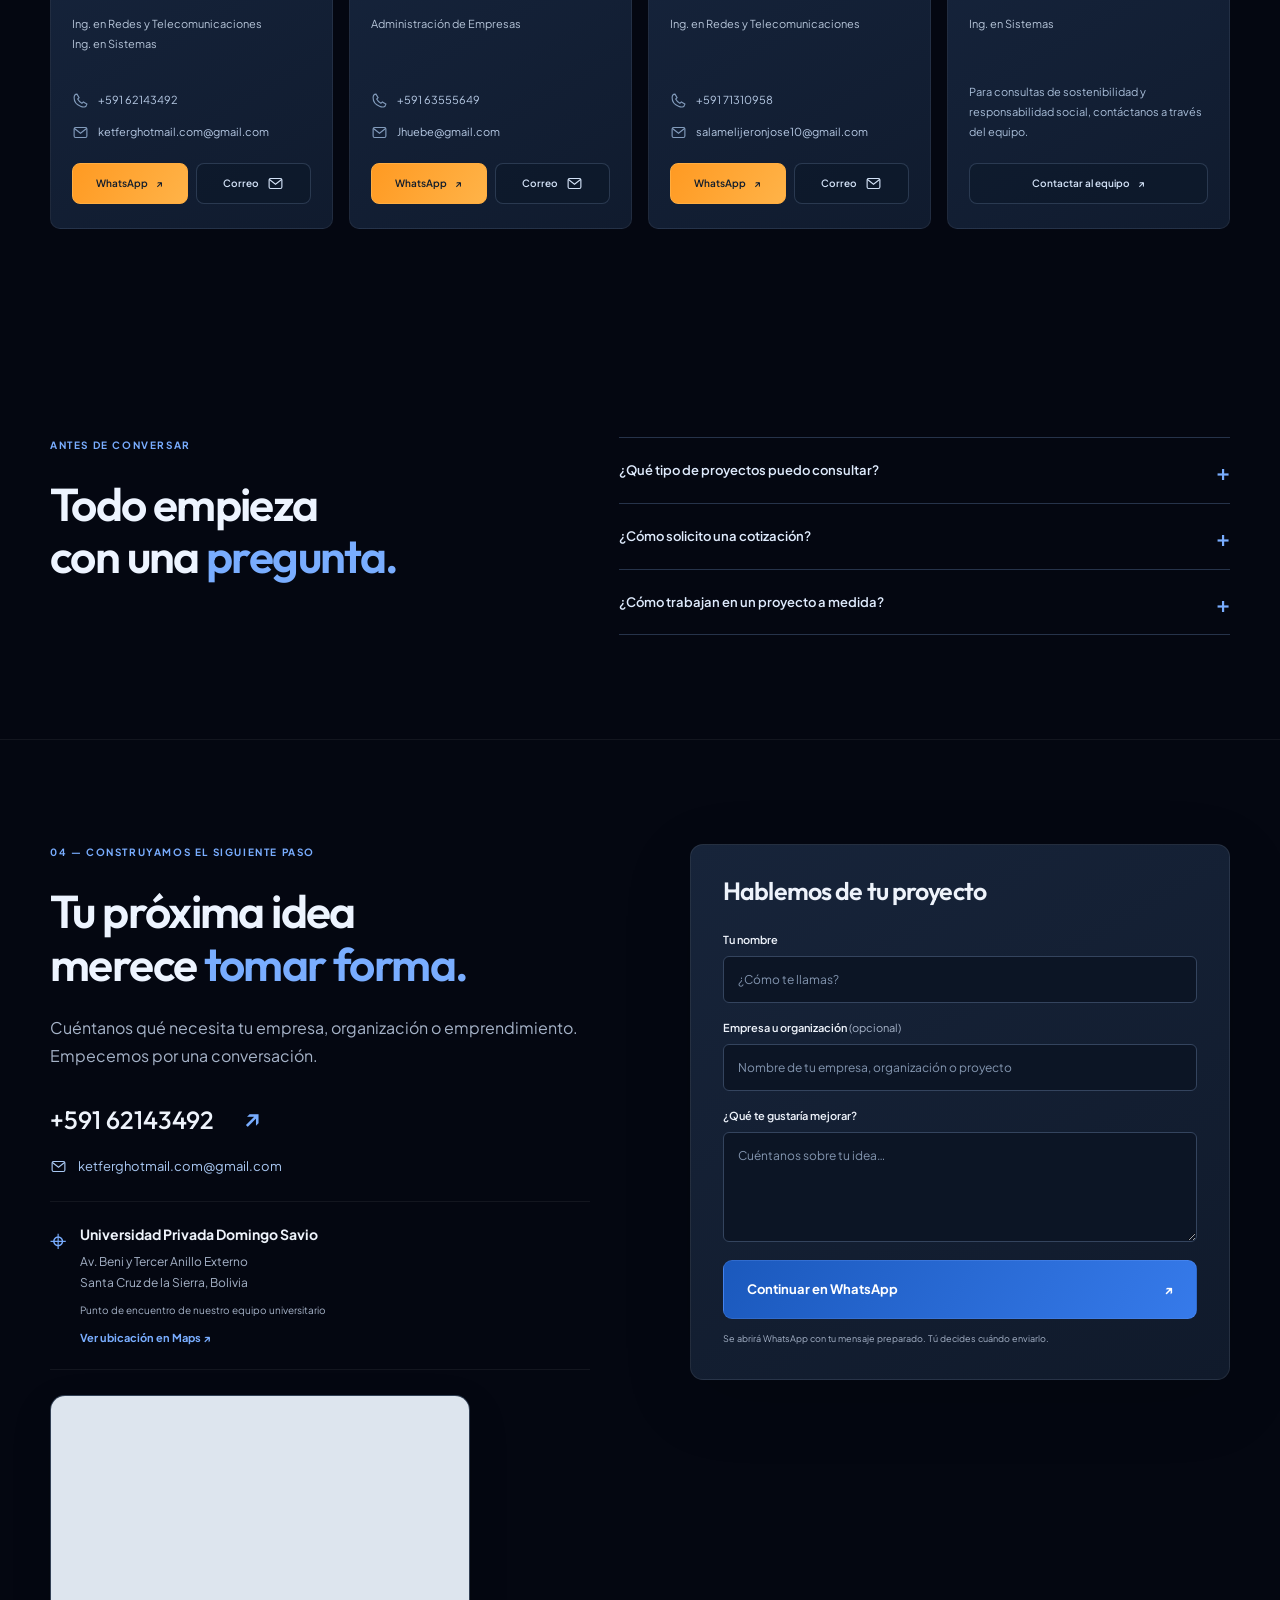
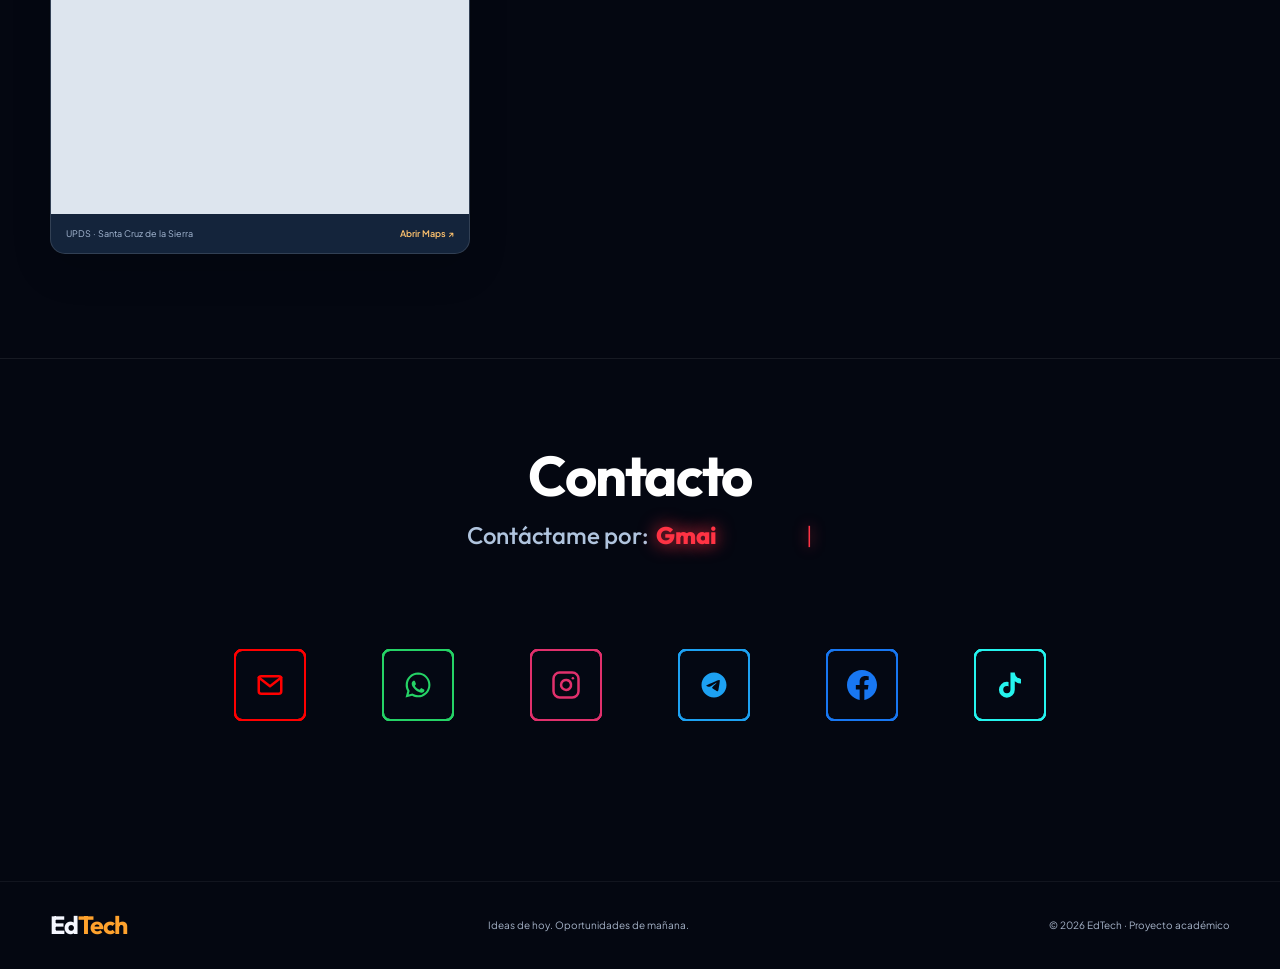
<file: EdTech_PARA_ENVIAR.html>
<!DOCTYPE html>
<html lang="es">
<head>
  <meta charset="utf-8">
  <meta name="viewport" content="width=device-width, initial-scale=1">
  <meta name="description" content="EdTech Bolivia: páginas web, sistemas de gestión y automatización de procesos. Conoce nuestras soluciones y cuéntanos qué necesita tu institución.">
  <meta name="theme-color" content="#101d31">
  <title>EdTech — Ideas de hoy. Oportunidades de mañana.</title>

  <style>
/* === EDTECH-ASSETS/STYLES.CSS === */
@import url('https://fonts.googleapis.com/css2?family=Outfit:wght@400;500;600;650;700;750;800&family=Plus+Jakarta+Sans:wght@400;500;600;700&display=swap');
:root{--ink:#15243a;--muted:#627083;--blue:#1558d6;--orange:#ff951c;--paper:#fcfcfa;--line:#dfe4eb;--dark:#101d31;--heading:'Outfit',system-ui,sans-serif;--body:'Plus Jakarta Sans',system-ui,sans-serif}*{box-sizing:border-box}html{scroll-behavior:smooth;scroll-padding-top:100px}body{margin:0;background:var(--paper);color:var(--ink);font:15px/1.75 var(--body)}a{color:inherit;text-decoration:none}button,input,textarea{font:inherit}button,a,input,textarea,summary{-webkit-tap-highlight-color:transparent}button{cursor:pointer}button,a{touch-action:manipulation}h1,h2,h3,p{margin:0}h1,h2,h3{font-family:var(--heading);line-height:1.13;letter-spacing:-.035em}h2{font-size:clamp(32px,3.6vw,49px);font-weight:600}h3{font-size:22px;font-weight:600}p+p{margin-top:18px}button{border:0}a:focus-visible,button:focus-visible,summary:focus-visible{outline:3px solid var(--orange);outline-offset:5px}input:focus,textarea:focus{outline:2px solid var(--blue);outline-offset:2px}.container{width:min(1180px,calc(100% - 64px));margin:auto}.orange{color:var(--orange)}.blue{color:var(--blue)}.muted{color:var(--muted)}.small{font-size:12px}.lead{font-size:18px;line-height:1.8}.eyebrow{font-size:10px;font-weight:700;letter-spacing:.16em;line-height:1.7;margin-bottom:24px}.section{padding:104px 0}.section h2{margin-bottom:24px}.button{display:inline-flex;align-items:center;justify-content:center;gap:28px;font-weight:700;font-size:13px;border-radius:9px;padding:17px 23px;transition:transform .2s,background .2s}.button:hover{transform:translateY(-2px)}.primary{background:var(--orange);color:#142034}.dark{background:var(--ink);color:#fff}.dark:hover{background:var(--blue)}.skip{position:fixed;top:-100px;left:12px;background:white;padding:12px;z-index:100}.skip:focus{top:12px}.sr-only{position:absolute;width:1px;height:1px;padding:0;overflow:hidden;clip:rect(0,0,0,0);white-space:nowrap}.header{height:88px;position:sticky;top:0;z-index:30;background:rgba(252,252,250,.96);border-bottom:1px solid var(--line);backdrop-filter:blur(16px)}.nav{height:100%;display:flex;align-items:center;justify-content:space-between;gap:24px}.brand{display:flex;align-items:center;gap:11px;font-family:var(--heading);font-weight:700;font-size:29px;letter-spacing:-.04em;line-height:1}.brand>span>small{display:block;font-family:var(--body);font-size:7px;letter-spacing:.19em;margin-top:8px;color:var(--muted)}.monogram{display:flex;position:relative;width:43px;height:46px;align-items:center;justify-content:center;color:white;background:var(--blue);font-size:19px;border-radius:11px}.monogram>span{position:absolute;font-size:15px;right:2px;top:1px;color:var(--orange)}nav{display:flex;gap:31px;font-size:12px;font-weight:600}nav a:hover{color:var(--blue)}.quote-button{background:transparent;border:1px solid var(--line);padding:10px 15px;border-radius:7px;color:var(--ink);font-size:12px;font-weight:700;white-space:nowrap}.quote-button #quote-count{display:inline-flex;justify-content:center;align-items:center;background:var(--blue);color:white;border-radius:50%;width:21px;height:21px;margin-left:9px;font-size:10px}.menu-button{display:none}.hero{background:var(--dark);color:#fff;overflow:hidden;position:relative}.hero-layout{display:grid;grid-template-columns:1.1fr 1fr;gap:65px;align-items:center;padding-top:70px;padding-bottom:70px}.hero-copy .eyebrow{color:#bac6da;letter-spacing:.13em;font-size:9px}.status-dot{display:inline-block;width:6px;height:6px;background:var(--orange);border-radius:50%;margin-right:8px}.hero h1{font-size:clamp(47px,5.9vw,78px);font-weight:600;line-height:1.03;letter-spacing:-.045em}.hero h1 em{color:var(--orange);font-style:normal}.hero-description{max-width:430px;font-size:15px;color:#bdc8d7;line-height:1.9;margin-top:27px}.actions{display:flex;align-items:center;gap:25px;margin-top:30px}.text-link{font-size:11px;color:#d1daea}.text-link span{margin-left:8px}.hero-footnote{display:flex;gap:15px;align-items:center;margin-top:40px;font-size:11px;color:#abb9ce;line-height:1.8}.hero-footnote strong{font-weight:500;color:#d5deeb}.line-symbol{border:1px solid #435065;width:38px;height:38px;display:grid;place-items:center;border-radius:50%;font-size:18px;color:var(--orange)}.hero-visual{position:relative;padding-bottom:25px}.hero-visual:before{content:'';position:absolute;width:580px;height:580px;left:-25px;top:-35px;border:1px solid #ffffff09;border-radius:50%;box-shadow:0 0 0 55px #ffffff02,0 0 0 110px #ffffff01;pointer-events:none}.visual-caption{display:flex;justify-content:space-between;font-size:8px;letter-spacing:.16em;color:#94a8c5;padding:0 5px;margin-bottom:15px;position:relative}.app-window{position:relative;background:#f6f8fc;border:6px solid #2c3a50;border-radius:16px;color:var(--ink);box-shadow:0 25px 65px #0003;transform:rotate(1deg)}.window-toolbar{height:34px;display:flex;justify-content:space-between;align-items:center;padding:0 15px;background:#e6ebf2;font-size:8px;color:#64738a}.window-dots{display:flex;gap:4px}.window-dots i{height:5px;width:5px;border-radius:50%;background:#abb7c7}.app-body{padding:24px 26px 15px}.app-top{display:flex;justify-content:space-between;align-items:center;margin-bottom:26px}.app-top strong{font-size:13px;display:flex;align-items:center;gap:7px;letter-spacing:.03em}.app-mark{background:var(--blue);color:white;border-radius:6px;padding:0 8px}.demo-tag{font-size:7px;letter-spacing:.1em;border:1px solid #cbd5e5;padding:3px 6px;border-radius:3px}.app-overline{font-size:7px;letter-spacing:.1em;color:var(--muted)}.app-body h2{font-size:28px;line-height:1.1;margin-top:10px}.app-intro{font-size:10px;color:var(--muted);margin-top:9px}.course-card{padding:18px;margin-top:19px;border:1px solid #e1e6f0;border-radius:10px;background:white;box-shadow:0 6px 16px #11224405}.course-heading{display:flex;align-items:center;justify-content:space-between;margin-bottom:14px}.course-icon{background:#e9efff;color:var(--blue);padding:4px 8px;border-radius:5px;font-weight:700;font-size:12px}.course-tag{font-size:8px;color:var(--blue)}.course-card h3{font-size:19px}.course-card>p{font-size:9px;color:var(--muted);margin-top:5px}.progress-label{display:flex;justify-content:space-between;font-size:8px;margin-top:20px}.progress-label strong{color:var(--blue)}.progress{height:5px;background:#e9edf5;border-radius:5px;margin-top:8px}.progress span{display:block;height:100%;width:80%;background:var(--blue);border-radius:5px}.course-bottom{display:flex;align-items:center;justify-content:space-between;margin-top:15px;font-size:8px;color:var(--muted)}.avatars{display:flex;padding-left:4px}.avatars span{margin-left:-4px;display:grid;place-items:center;width:24px;height:24px;border:2px solid white;border-radius:50%;background:#e1e9f6;font-size:6px;color:#2d5389}.avatars span:nth-child(2){background:#ffe7ca}.avatars span:nth-child(3){background:#d5eee7}.app-cta{display:flex;justify-content:space-between;align-items:center;background:var(--blue);color:white;font-size:10px;padding:12px 14px;border-radius:6px;margin-top:14px;font-weight:600}.sample-note{font-size:7px;text-align:center;color:var(--muted);margin-top:10px}.floating-note{position:absolute;right:-22px;bottom:0;display:flex;align-items:center;gap:12px;padding:16px 23px;background:#fff4e4;color:var(--ink);border-radius:9px;box-shadow:0 10px 25px #0002;transform:rotate(-3deg);font-size:10px;line-height:1.7}.floating-note>span{background:var(--orange);border-radius:50%;display:grid;place-items:center;width:31px;height:31px;font-size:20px}.floating-note strong{font-weight:700}.hero-bottom{border-top:1px solid #ffffff18;display:flex;align-items:center;justify-content:space-between;gap:15px;padding-top:17px;padding-bottom:17px;color:#a5b3c8;font-size:8px;letter-spacing:.12em}.hero-bottom i{color:var(--orange);font-style:normal;margin:0 13px}.hero-bottom>a{font-size:21px;line-height:1}.product-layout{display:grid;grid-template-columns:1fr 1fr;gap:95px}.product-layout .muted{font-size:13px;margin-top:19px}.product-layout .button{margin-top:27px}.product-layout .small{font-size:10px;margin-top:12px}.steps{padding-top:13px}.steps article{display:flex;gap:23px;padding:24px 0;border-bottom:1px solid var(--line)}.steps article>span{font-family:var(--heading);font-size:28px;line-height:1.1;color:#aabbd4}.steps h3{font-size:21px;margin-bottom:10px}.steps p{color:var(--muted);font-size:13px;max-width:350px}.purpose-note{font-size:11px;color:var(--blue);margin-top:23px;display:flex;align-items:center;gap:14px}.purpose-note>span{font-size:26px}.services-section{background:#f0f3f8;border-top:1px solid var(--line)}.section-heading{display:flex;justify-content:space-between;align-items:end;gap:30px;margin-bottom:36px}.section-heading h2{margin-bottom:0}.section-heading>.muted{font-size:12px;max-width:320px;padding-bottom:5px}.service-grid{display:grid;grid-template-columns:repeat(3,1fr);gap:16px}.service{display:flex;flex-direction:column;background:var(--paper);border:1px solid #dfe5ed;border-radius:12px;padding:27px;transition:transform .2s,border-color .2s}.service:hover{transform:translateY(-4px);border-color:#adc3e8}.service-top{display:flex;justify-content:space-between;align-items:center;margin-bottom:25px;color:#8c9aae;font-size:11px}.service-icon{display:grid;place-items:center;width:43px;height:43px;border-radius:10px;background:#e9effc;color:var(--blue);font-size:23px;font-weight:500}.service h3{font-size:22px;max-width:240px;min-height:50px}.service>p{font-size:12px;color:var(--muted);margin-top:14px;margin-bottom:28px}.service-bottom{display:flex;align-items:end;justify-content:space-between;gap:10px;margin-top:auto}.service-bottom small{display:block;font-size:8px;letter-spacing:.12em;color:var(--muted)}.service-bottom strong{font-family:var(--heading);font-size:24px;font-weight:600;letter-spacing:-.03em}.service-bottom button{border:1px solid var(--line);background:transparent;border-radius:50%;height:40px;width:40px;flex-shrink:0;color:var(--blue);font-size:24px;line-height:1}.service-bottom button:hover,.service-bottom button[aria-pressed=true]{background:var(--orange);border-color:var(--orange);color:var(--ink)}.featured{background:var(--blue);color:white;border-color:var(--blue)}.featured .service-top,.featured>p,.featured .service-bottom small{color:#d0defb}.featured .service-icon{background:#ffffff1f;color:white}.featured .service-bottom button{background:white;color:var(--blue);border-color:white}.pricing-note{font-size:10px;color:var(--muted);margin-top:22px}.about-section{background:var(--dark);color:white}.about-top{display:grid;grid-template-columns:1.3fr 1fr;gap:70px;align-items:center}.about-top>p{color:#b8c5d8;font-size:14px}.values{display:grid;grid-template-columns:repeat(3,1fr);gap:35px;margin-top:40px;margin-bottom:65px}.values article{border-top:1px solid #ffffff26;padding-top:23px}.values article>span{font-size:8px;letter-spacing:.14em;color:#8fa7c9}.values h3{font-size:23px;margin:17px 0 13px}.values p{font-size:12px;color:#b8c5d8}.team-heading{display:flex;justify-content:space-between;align-items:center;margin-bottom:26px}.team-heading h3{font-size:23px}.team-heading>span{color:#8fa7c9;font-size:8px;letter-spacing:.15em}.team-grid{display:grid;grid-template-columns:repeat(3,1fr);gap:25px}.team-grid article{background:#19283e;border:1px solid #ffffff10;border-radius:10px;padding:25px}.initials{display:grid;place-items:center;background:#28496e;color:#c0d6f2;font-size:15px;font-weight:700;width:45px;height:45px;border-radius:50%;margin-bottom:22px}.team-grid h3{font-size:20px}.team-grid p{font-size:11px;color:#b6c5d9;margin-top:12px}.faq-layout{display:grid;grid-template-columns:1fr 1.25fr;gap:80px}.faq-list{border-top:1px solid var(--line)}details{border-bottom:1px solid var(--line);padding:21px 0}summary{position:relative;list-style:none;cursor:pointer;font-weight:600;font-size:13px;padding-right:28px}summary::-webkit-details-marker{display:none}summary:after{content:'+';position:absolute;right:0;font-size:22px;line-height:1.1;color:var(--blue)}details[open] summary:after{content:'−'}details p{font-size:12px;color:var(--muted);padding-top:15px;padding-right:20px}.contact-section{background:#edf2fa;border-top:1px solid #e0e7f2}.contact-layout{display:grid;grid-template-columns:1fr 1fr;gap:100px;align-items:center}.contact-layout .lead{font-size:16px;color:var(--muted)}.contact-phone{display:flex;gap:30px;align-items:center;font-family:var(--heading);font-size:25px;font-weight:500;margin-top:28px;margin-bottom:12px}.contact-phone span{color:var(--blue)}.contact-layout>div>.muted{font-size:12px}form{background:var(--paper);border:1px solid var(--line);padding:32px;border-radius:13px}form h3{margin-bottom:24px;font-size:25px}label{display:block;font-size:11px;font-weight:600;margin:15px 0 7px}label span{font-weight:400;color:var(--muted)}input,textarea{display:block;width:100%;border:1px solid #dce2ec;background:#f7f8fb;border-radius:6px;padding:12px 14px;font-size:12px;color:var(--ink)}textarea{resize:vertical;min-height:100px}form .button{width:100%;margin-top:18px;justify-content:space-between}form>.small{font-size:9px;margin-top:12px}footer{background:var(--paper);padding:31px 0}.footer-inner{display:flex;align-items:center;justify-content:space-between;gap:20px}.footer-inner .brand{gap:0;font-size:25px}.footer-inner p,.footer-inner>span{font-size:10px;color:var(--muted)}.whatsapp{position:fixed;bottom:24px;right:25px;z-index:35;width:51px;height:51px;display:grid;place-items:center;background:var(--orange);color:var(--ink);border-radius:50%;box-shadow:0 6px 20px #0002}.whatsapp svg{width:27px;height:27px}.toast{position:fixed;bottom:25px;left:50%;transform:translate(-50%,20px);background:var(--ink);color:white;border:1px solid #4c627b;padding:13px 22px;box-shadow:0 10px 30px #0002;z-index:60;border-radius:8px;font-size:12px;opacity:0;pointer-events:none;transition:opacity .2s,transform .2s;max-width:calc(100% - 120px)}.toast.visible{opacity:1;transform:translate(-50%,0)}dialog{padding:30px;border:0;border-radius:15px;width:min(540px,calc(100% - 32px));max-height:85dvh;overflow:auto;background:var(--paper);color:var(--ink)}dialog::backdrop{background:#081324aa;backdrop-filter:blur(3px)}body:has(dialog[open]){overflow:hidden}.dialog-header{display:flex;justify-content:space-between;align-items:start;gap:15px}.dialog-header .eyebrow{margin-bottom:8px;font-size:8px}.dialog-header h2{font-size:33px}.close-button{border-radius:50%;background:#e9eef6;width:36px;height:36px;flex-shrink:0;font-size:24px;color:var(--ink)}dialog>.muted{font-size:12px;margin-top:15px}#quote-items{list-style:none;padding:0;margin:24px 0}#quote-items li{display:flex;align-items:center;justify-content:space-between;gap:14px;border-bottom:1px solid var(--line);padding:14px 0;font-size:12px}#quote-items strong{display:block;font-size:13px}#quote-items small{color:var(--muted)}#quote-items button{border:1px solid var(--line);padding:7px 11px;border-radius:5px;background:white;color:var(--ink);font-size:10px}#quote-summary{font-size:12px;margin-bottom:22px}#quote-send{width:100%;font-size:12px}dialog>.small{font-size:10px;margin-top:12px}
.dashboard-card{background:white;border:1px solid #e1e6f0;border-radius:10px;padding:15px;margin-top:20px}.dashboard-title{display:flex;align-items:center;justify-content:space-between;gap:10px;font-size:11px;margin-bottom:8px}.dashboard-title>span{font-size:7px;color:var(--muted)}.dashboard-row{display:flex;align-items:center;gap:10px;padding:14px 0;border-bottom:1px solid #edf0f5}.dashboard-row:last-child{border-bottom:0;padding-bottom:4px}.dashboard-icon{width:30px;height:30px;background:#edf2fe;border-radius:7px;color:var(--blue);display:grid;place-items:center;font-size:18px;flex-shrink:0}.dashboard-row:nth-child(3) .dashboard-icon{background:#fff1dd;color:#a55a00}.dashboard-row>div{flex:1}.dashboard-row strong{font-size:10px;display:block;line-height:1.5}.dashboard-row small{font-size:8px;display:block;color:var(--muted)}.dashboard-state{font-size:7px;padding:3px 6px;color:var(--blue);background:#edf2fe;border-radius:4px}
@media(min-width:1450px){.hero-layout{padding-top:90px;padding-bottom:90px;gap:100px}.hero h1{font-size:83px}}
@media(max-width:1050px){.container{width:calc(100% - 48px)}.hero-layout{gap:35px}.hero h1{font-size:61px}.actions{flex-wrap:wrap;gap:15px}.floating-note{right:-10px}.product-layout,.contact-layout{gap:45px}.service{padding:22px}.about-top{gap:35px}.faq-layout{gap:40px}nav{gap:20px}.service h3{font-size:20px}}
@media(max-width:760px){.header{height:74px}.nav{gap:12px}.brand{font-size:25px}.monogram{width:35px;height:39px;font-size:16px}.brand>span>small{font-size:6px}.menu-button{display:block;background:transparent;color:var(--ink);font-size:11px;padding:10px 0;margin-left:auto}.menu-button span{margin-left:4px}.quote-button{padding:8px 12px}.quote-button #quote-count{margin:0;font-size:10px;width:22px;height:22px}.quote-button:before{content:none}nav{display:none;position:absolute;top:73px;left:0;right:0;background:var(--paper);padding:22px 24px;box-shadow:0 12px 20px #0001;border-bottom:1px solid var(--line);gap:22px}nav.is-open{display:flex;flex-direction:column}.container{width:calc(100% - 40px)}.hero-layout{grid-template-columns:1fr;padding-top:48px;padding-bottom:40px;gap:45px}.hero h1{font-size:clamp(52px,11vw,76px)}.hero-description{max-width:450px}.hero-copy .eyebrow{font-size:8px}.hero-footnote{margin-top:27px}.hero-visual{width:min(440px,calc(100% - 12px));margin:0 auto}.floating-note{padding:12px 18px;font-size:9px}.hero-bottom{font-size:7px}.hero-bottom>span:nth-child(2){display:none}.section{padding:66px 0}.product-layout,.contact-layout,.faq-layout,.about-top{grid-template-columns:1fr;gap:28px}.section-heading{display:block}.section-heading>.muted{margin-top:20px;max-width:400px}.service-grid{grid-template-columns:repeat(2,1fr);gap:12px}.service{padding:22px}.service h3{font-size:21px;min-height:48px}.values{gap:20px;margin-bottom:40px}.values h3{font-size:20px}.values p{font-size:11px}.team-grid{gap:12px}.team-grid article{padding:18px}.team-grid h3{font-size:18px}.team-grid p{font-size:10px}.team-heading>span{display:none}.about-top h2{margin-bottom:0}.team-heading h3{font-size:22px}.footer-inner{flex-wrap:wrap}.footer-inner p{display:none}.footer-inner>span{font-size:9px}.whatsapp{bottom:17px;right:17px}form{padding:25px}.toast{bottom:78px;max-width:calc(100% - 40px);width:max-content;text-align:center}h2{font-size:38px}}
@media(max-width:450px){.service-grid{grid-template-columns:1fr}.service h3{min-height:0;max-width:100%}.service>p{margin-bottom:20px}.service-top{margin-bottom:18px}.values,.team-grid{grid-template-columns:1fr}.values{margin-top:28px}.values h3{font-size:23px}.values p{font-size:12px}.team-grid article{padding:23px}.team-grid h3{font-size:22px}.team-grid p{font-size:12px}.team-grid .initials{margin-bottom:15px}.app-body{padding:20px 18px 13px}.app-body h2{font-size:27px}.visual-caption{font-size:6px}.floating-note{right:-5px}.actions .button{padding:15px 20px}.hero h1{font-size:54px}.contact-phone{font-size:24px}.eyebrow{font-size:9px}h2{font-size:34px}.footer-inner{padding-right:44px}}
@media(prefers-reduced-motion:reduce){html{scroll-behavior:auto}*,*:before,*:after{transition:none!important;animation:none!important}}

/* Imagen de marca conservada y contacto del equipo. */
.hero-background{position:absolute;inset:0;width:100%;height:100%;object-fit:cover;object-position:center;pointer-events:none}
.hero-shade{position:absolute;inset:0;background:linear-gradient(90deg,#0b182a 0%,#0b182af7 28%,#0b182ae8 43%,#0b182a70 62%,#0b182a05 100%),linear-gradient(0deg,#0b182a90,transparent 50%);pointer-events:none}
.hero-layout,.hero-bottom{position:relative;z-index:1}
.hero-layout{min-height:650px;padding-top:80px;padding-bottom:70px}
.hero-scene-caption{align-self:end;justify-self:end;text-align:right;padding-bottom:8px;text-shadow:0 2px 14px #0008}
.hero-scene-caption>span{font-size:9px;font-weight:700;letter-spacing:.17em;color:#e6edf6}
.hero-scene-caption p{font-family:var(--heading);font-size:26px;line-height:1.3;margin-top:10px}
.hero-scene-caption strong{color:var(--orange);font-weight:600}
.team-grid{grid-template-columns:repeat(4,minmax(0,1fr));gap:16px}
.team-grid article{padding:24px 21px}
.team-grid h3{font-size:21px;line-height:1.2}
.team-grid .team-role{color:var(--orange);font-size:11px;line-height:1.6;font-weight:600;margin-top:15px}
.contact-location{display:flex;gap:14px;margin:23px 0;font-style:normal;font-size:12px;line-height:1.8}
.location-symbol{font-size:29px;line-height:1.2;color:var(--blue)}
.contact-location strong,.contact-location span:not(.location-symbol),.contact-location small{display:block}
.contact-location strong{font-size:14px;margin-bottom:4px}
.contact-location div>span{color:var(--muted)}
.contact-location small{color:var(--muted);font-size:10px;margin-top:7px}
.contact-location a{display:inline-block;color:var(--blue);font-weight:700;margin-top:9px;font-size:11px}
.social-links{display:flex;flex-wrap:wrap;gap:10px;margin-top:25px}
.social-links>a{display:flex;align-items:center;gap:11px;border:1px solid #cdd8e9;border-radius:9px;background:#ffffff80;padding:12px 14px;font-size:12px;font-weight:700;transition:border-color .2s,background .2s}
.social-links>a:hover{border-color:var(--blue);background:white}
.social-icon{display:grid;place-items:center;width:29px;height:29px;background:var(--ink);color:white;border-radius:7px;font:700 23px var(--heading)}
.social-links small{display:block;font-size:8px;font-weight:400;color:var(--muted)}
.social-links>a>span:last-child{color:var(--blue);font-size:17px}
.social-note{color:var(--muted);font-size:9px;margin-top:10px}
.footer-social{display:flex;gap:15px;font-size:10px;font-weight:600;color:var(--blue)}
@media(min-width:1450px){.hero-layout{min-height:730px}}
@media(max-width:1050px){.team-grid{grid-template-columns:repeat(2,minmax(0,1fr))}.hero-scene-caption p{font-size:23px}.hero-shade{background:linear-gradient(90deg,#0b182a 0%,#0b182af2 35%,#0b182aad 55%,#0b182a10 100%)}}
@media(max-width:760px){.hero-layout{display:block;min-height:0;padding-top:45px;padding-bottom:225px}.hero-background{top:auto;height:340px;object-position:right center}.hero-shade{background:linear-gradient(180deg,#101d31 0%,#101d31 54%,#101d31d9 64%,#101d3130 86%,#101d3160 100%)}.hero-scene-caption{text-align:left;margin-top:27px;padding:0}.hero-scene-caption p{font-size:20px}.hero-scene-caption p br{display:none}.hero-scene-caption>span{font-size:8px}.hero-bottom{background:#0b182a9c}.team-grid{gap:12px}.team-grid article{padding:24px}.footer-social{width:100%;order:3;font-size:11px}.footer-inner>span{max-width:190px}.social-links>a{flex:1;min-width:165px}}
@media(max-width:450px){.team-grid{grid-template-columns:1fr}.hero-copy .eyebrow{font-size:7px;letter-spacing:.1em}.hero-layout{padding-bottom:215px}.hero-shade{background:linear-gradient(180deg,#101d31 0%,#101d31 57%,#101d31d9 68%,#101d3120 90%,#101d3160 100%)}.social-links>a{min-width:145px;padding:11px}.team-grid h3{font-size:22px}}


/* === EDTECH-ASSETS/PREMIUM.CSS === */
/* EdTech · Acabado oscuro y movimiento progresivo. */
:root {
  --ink: #eef3fb;
  --muted: #a6b3c8;
  --blue: #79adff;
  --orange: #ffa22d;
  --paper: #0b1220;
  --line: #26334a;
  --dark: #070e19;
  --motion-ease: cubic-bezier(.2,.75,.25,1);
}
body { background: var(--paper); }
::selection { background: #ff9c32; color: #08101c; }
.header {
  height: 84px;
  background: #0b1220c9;
  border-bottom-color: #ffffff12;
  transition: height .35s, background .35s, box-shadow .35s;
}
.header.is-scrolled { height: 72px; background: #090f1aef; box-shadow: 0 8px 30px #0003; }
.brand { color: #f5f7ff; }
.monogram { background: linear-gradient(140deg,#3478e9,#174283); box-shadow: inset 0 1px 0 #ffffff30,0 0 25px #326adc25; }
nav a { position: relative; color: #bfcbe0; transition: color .25s; }
nav a::after { content: ''; position: absolute; height: 2px; left: 0; right: 100%; bottom: -9px; background: var(--orange); transition: right .3s var(--motion-ease); }
nav a:hover,nav a[aria-current] { color: #fff; }
nav a:hover::after,nav a[aria-current]::after { right: 0; }
.quote-button { border-color: #ffffff24; background: #ffffff05; transition: border-color .25s,background .25s; }
.quote-button:hover { border-color: #ffa22d99; background: #ffa22d0c; }
.quote-button span#quote-count { color: #08101c; background: var(--orange); }
.reading-progress { position: fixed; inset: 0 auto auto 0; width: 100%; height: 2px; z-index: 100; transform: scaleX(0); transform-origin: left; background: linear-gradient(90deg,#418cff,#ff9a20); pointer-events: none; }
.hero { background: #07101d; isolation: isolate; }
.hero-background { filter: brightness(.72) saturate(.9); transform-origin: 72% 55%; animation: scene-drift 22s ease-in-out infinite alternate; }
.hero-shade { background: linear-gradient(90deg,#070f1d 0%,#070f1df5 29%,#070f1dde 44%,#070f1d55 68%,#070f1d24 100%),linear-gradient(0deg,#070f1de8,transparent 45%); }
.hero-layout { min-height: 700px; padding-top: 80px; padding-bottom: 60px; }
.hero-copy { position: relative; z-index: 2; }
.hero h1 { font-weight: 600; text-wrap: balance; text-shadow: 0 4px 40px #0003; }
.hero h1 em { background: linear-gradient(100deg,#ff971d 5%,#ffd38d 52%,#ff971d 95%); background-size: 220% 100%; background-clip: text; -webkit-background-clip: text; color: transparent; animation: title-light 9s ease-in-out infinite; }
.hero-copy>.eyebrow { display: inline-flex; align-items: center; border: 1px solid #ffffff20; padding: 8px 11px; border-radius: 5px; background: #ffffff04; }
.status-dot { box-shadow: 0 0 0 4px #ff9b2512,0 0 14px #ff9b2550; }
.hero-description { color: #bdcbe0; }
.hero-copy>.eyebrow,.hero h1,.hero-description,.hero .actions,.hero-footnote { animation: entrance .95s var(--motion-ease) both; }
.hero h1 { animation-delay: .12s; }
.hero-description { animation-delay: .24s; }
.hero .actions { animation-delay: .36s; }
.hero-footnote { animation-delay: .48s; }
.hero-ambient { position: absolute; inset: 0; overflow: hidden; pointer-events: none; }
.hero-ambient span { position: absolute; width: 260px; height: 260px; border: 1px solid #77aaff12; border-radius: 50%; right: -130px; top: 10%; animation: orbit 25s linear infinite; }
.hero-ambient span::after { content: ''; position: absolute; width: 5px; height: 5px; border-radius: 50%; background: #ffb65a; top: 28px; left: 42px; box-shadow: 0 0 18px #ffb65a99; }
.hero-ambient span:nth-child(2) { width: 400px; height: 400px; right: -200px; top: 0; animation-duration: 40s; animation-direction: reverse; }
.hero-ambient span:nth-child(3) { width: 600px; height: 600px; right: -300px; top: -100px; animation-duration: 60s; }
.hero-scene-caption { display: flex; flex-direction: column; align-items: flex-end; justify-content: space-between; align-self: stretch; width: 100%; padding: 20px 0 0; position: relative; z-index: 2; }
.floating-brand { display: block; width: min(310px,100%); padding: 9px; border: 1px solid #ffffff2c; border-radius: 15px; background: linear-gradient(130deg,#243751ad,#0b1525de); backdrop-filter: blur(16px); box-shadow: 0 25px 65px #0006,0 0 60px #3889ff0d,inset 0 1px 0 #ffffff12; text-align: left; animation: brand-float 7s ease-in-out infinite; transition: border-color .3s,box-shadow .3s; }
.floating-brand:hover { border-color: #ffa22d99; box-shadow: 0 25px 65px #0006,0 0 35px #ff98251a; }
.brand-image-frame { display: block; overflow: hidden; border-radius: 9px; }
.brand-image-frame img { display: block; width: 100%; height: auto; filter: brightness(.82); transition: filter .4s,transform .8s var(--motion-ease); }
.floating-brand:hover img { filter: brightness(1); transform: scale(1.035); }
.brand-card-footer { display: flex; align-items: center; gap: 8px; padding: 11px 5px 3px; font-size: 7px; font-weight: 600; letter-spacing: .09em; color: #d5dfef; }
.brand-card-footer>.status-dot { width: 5px; height: 5px; margin: 0; flex-shrink: 0; }
.brand-card-footer>span:last-child { margin-left: auto; font-size: 16px; color: var(--orange); }
.scene-message>span { color: #cad8ea; font-size: 8px; font-weight: 700; letter-spacing: .19em; }
.scene-message p { font-family: var(--heading); font-size: 26px; line-height: 1.3; margin-top: 10px; }
.hero-bottom { background: transparent; border-color: #ffffff20; }
.scroll-cue { display: grid; place-items: center; width: 34px; height: 34px; border: 1px solid #ffffff30; border-radius: 50%; animation: scroll-float 2.8s ease-in-out infinite; }
.button { position: relative; overflow: hidden; isolation: isolate; transition: transform .25s var(--motion-ease),box-shadow .25s,background .25s; }
.button::before { content: ''; position: absolute; inset: 0; background: linear-gradient(110deg,transparent 25%,#ffffff30 50%,transparent 75%); transform: translateX(-130%); z-index: -1; transition: transform .7s var(--motion-ease); }
.button:hover::before { transform: translateX(130%); }
.button:hover { transform: translateY(-3px); box-shadow: 0 10px 28px #0004; }
.button>span[aria-hidden] { transition: transform .25s; }
.button:hover>span[aria-hidden] { transform: translate(2px,-2px); }
.primary { background: linear-gradient(120deg,#ff951c,#ffb344); color: #101a2b; box-shadow: 0 6px 30px #ff951c20; }
.dark { background: linear-gradient(120deg,#1b59bd,#367aea); color: #fff; border: 1px solid #80aaff30; }
.dark:hover { background: #3277e8; }
.section { position: relative; }
.section h2 { color: #edf4ff; }
.services-section { background: radial-gradient(ellipse at 15% 0%,#18356822,transparent 55%),#0c1423; border-color: #ffffff0e; }
.service { background: linear-gradient(140deg,#18243a,#101a2b); border-color: #ffffff12; box-shadow: inset 0 1px 0 #ffffff04; position: relative; overflow: hidden; transition: transform .4s var(--motion-ease),border-color .4s,box-shadow .4s; }
.service::before { content: ''; position: absolute; inset: 0; background: radial-gradient(350px circle at var(--pointer-x,50%) var(--pointer-y,0%),#669dff14,transparent 70%); pointer-events: none; }
.service::after { content: ''; position: absolute; bottom: 0; left: 20px; right: 20px; height: 2px; background: linear-gradient(90deg,transparent,var(--orange),transparent); opacity: 0; transform: scaleX(.4); transition: opacity .4s,transform .4s; }
.service:hover,.service:focus-within { transform: translateY(-7px); border-color: #76a5ef55; box-shadow: 0 18px 40px #0003; }
.service:hover::after,.service:focus-within::after { opacity: 1; transform: scaleX(1); }
.service-top { color: #7689a6; }
.service-icon { background: #528bff15; color: #8ab7ff; border: 1px solid #719eff20; transition: transform .4s,background .4s; }
.service:hover .service-icon { transform: translateY(-3px) rotate(-6deg); background: #538cff28; }
.service h3 { color: #f2f6ff; }
.service>p { color: #aab9cf; }
.service-bottom strong { color: #ffb24f; }
.service-bottom button { border-color: #9bbae733; background: #ffffff04; color: #b8d3ff; transition: background .25s,transform .25s; }
.service-bottom button:hover { transform: rotate(90deg); }
.service-bottom button[aria-pressed=true] { transform: none; background: var(--orange); color: #101a2b; }
.featured { background: linear-gradient(140deg,#204f9e,#152d54); border-color: #759bdf40; }
.featured .service-icon { background: #ffffff12; }
.featured .service-bottom button { background: #ffffff10; border-color: #ffffff35; color: #fff; }
.about-section { background: radial-gradient(ellipse at 100% 40%,#15316030,transparent 60%),#080f1c; }
.values article { border-top-color: #ffffff20; }
.values article>span { color: #8aabd4; }
.team-grid article { background: linear-gradient(150deg,#17263f,#101b2e); border-color: #ffffff10; transition: transform .4s var(--motion-ease),border-color .4s; }
.team-grid article:hover { transform: translateY(-6px); border-color: #ffa22d70; }
.initials { background: linear-gradient(135deg,#245998,#1b3557); color: #d7eaff; box-shadow: 0 0 0 6px #397dc909; transition: box-shadow .4s,transform .4s; }
.team-grid article:hover .initials { transform: translateY(-3px); box-shadow: 0 0 0 9px #397dc914; }
.product-section { background: radial-gradient(ellipse at 0% 20%,#245aa420,transparent 55%),#0c1626; border-top: 1px solid #ffffff0b; border-bottom: 1px solid #ffffff0b; }
.steps article>span { color: #6386b5; }
.purpose-note { color: #91bbff; }
.faq-section { background: #0a111e; }
summary { color: #dfebfd; transition: color .25s; }
summary:hover,details[open] summary { color: #ffb34f; }
details[open] p { animation: entrance .35s var(--motion-ease); }
.contact-section { background: radial-gradient(ellipse at 10% 10%,#18386940,transparent 65%),#0c1626; border-color: #ffffff10; }
form { background: linear-gradient(150deg,#17243a,#101a2b); border-color: #ffffff14; box-shadow: 0 20px 70px #0002; }
input,textarea { background: #0c1525; border-color: #34445e; color: #edf4ff; transition: border-color .25s,box-shadow .25s; }
input::placeholder,textarea::placeholder { color: #8395af; }
input:hover,textarea:hover { border-color: #5876a0; }
input:focus,textarea:focus { box-shadow: 0 0 0 5px #598fff10; }
.social-links>a { background: #ffffff03; border-color: #ffffff1c; }
.social-links>a:hover { background: #ffffff08; border-color: #7ca7ef70; }
.social-icon { background: #244678; color: #fff; }
.contact-location { padding: 20px 0; border-block: 1px solid #ffffff10; }
footer { background: #070d17; border-top: 1px solid #ffffff0f; }
.whatsapp { background: linear-gradient(130deg,#ff981c,#ffb847); color: #101a2b; transition: transform .3s,box-shadow .3s; box-shadow: 0 7px 30px #ff971c20; }
.whatsapp::before { content: ''; position: absolute; inset: -6px; border: 1px solid #ffb34f35; border-radius: 50%; animation: contact-pulse 4s ease-out infinite; pointer-events: none; }
.whatsapp:hover { transform: translateY(-4px) rotate(-8deg); box-shadow: 0 10px 40px #ff971c45; }
dialog { background: #101b2c; border: 1px solid #ffffff25; box-shadow: 0 35px 100px #0008; }
dialog[open] { animation: dialog-in .3s var(--motion-ease); }
.close-button,#quote-items button { background: #1e2e48; color: #eaf2ff; border-color: #4d6485; }
.toast { background: #1a2e4b; color: #edf4ff; }
.skip { background: #20395d; color: #fff; }
.motion-pending { opacity: 0; transform: translateY(25px); }
.motion-visible { opacity: 1; transform: none; transition: opacity .8s var(--motion-ease) var(--reveal-delay,0ms),transform .8s var(--motion-ease) var(--reveal-delay,0ms); }
@keyframes entrance { from { opacity: 0; transform: translateY(24px); } to { opacity: 1; transform: translateY(0); } }
@keyframes scene-drift { from { transform: scale(1); } to { transform: scale(1.055); } }
@keyframes title-light { 0%,100% { background-position: 0% 50%; } 50% { background-position: 100% 50%; } }
@keyframes brand-float { 0%,100% { transform: translateY(0) rotate(-2deg); } 50% { transform: translateY(-13px) rotate(1deg); } }
@keyframes scroll-float { 0%,100% { transform: translateY(0); } 50% { transform: translateY(5px); } }
@keyframes orbit { to { transform: rotate(360deg); } }
@keyframes contact-pulse { 0%,30% { opacity: 0; transform: scale(.95); } 50% { opacity: .8; } 100% { opacity: 0; transform: scale(1.22); } }
@keyframes dialog-in { from { opacity: 0; transform: translateY(15px) scale(.98); } to { opacity: 1; transform: none; } }
@media(min-width:1450px) { .hero-layout { min-height: 760px; } }
@media(max-width:1050px) { .hero-layout { gap: 25px; } .floating-brand { width: 255px; } .hero h1 { font-size: 61px; } }
@media(max-width:760px) {
  .header,.header.is-scrolled { height: 74px; }
  nav { background: #0e192c; border-bottom-color: #ffffff18; }
  .menu-button { color: #dce8fa; }
  nav a::after { display: none; }
  .hero-layout { min-height: 0; padding-top: 40px; padding-bottom: 220px; }
  .hero-background { height: 365px; }
  .hero-shade { background: linear-gradient(180deg,#07101d 0%,#07101d 55%,#07101dea 65%,#07101d30 87%,#07101d90 100%); }
  .hero h1 { font-size: clamp(52px,11vw,76px); }
  .hero-scene-caption { display: flex; flex-direction: row; align-items: center; gap: 18px; margin-top: 35px; padding: 0; text-align: left; }
  .floating-brand { width: 185px; flex-shrink: 0; padding: 6px; border-radius: 10px; }
  .brand-card-footer { font-size: 5px; gap: 5px; padding: 7px 2px 1px; }
  .scene-message p { font-size: 20px; }
  .scene-message p br { display: none; }
  .scene-message>span { font-size: 6px; }
  .hero-bottom { background: #07101db0; }
  .hero-ambient { display: none; }
  .service:hover,.team-grid article:hover { transform: none; }
}
@media(max-width:450px) {
  .hero-layout { padding-bottom: 205px; }
  .hero-scene-caption { gap: 14px; }
  .floating-brand { width: 160px; }
  .scene-message p { font-size: 18px; }
  .scene-message>span { line-height: 1.6; display: block; }
  .brand-card-footer { letter-spacing: .025em; font-size: 4.6px; }
}
@media(prefers-reduced-motion:reduce) {
  html { scroll-behavior: auto; }
  *,*::before,*::after { animation: none!important; transition: none!important; }
  .motion-pending { opacity: 1; transform: none; }
  .hero-background { transform: none; }
}


/* === EDTECH-ASSETS/EXPERIENCES.CSS === */
/* Tarjetas con dos caras. El contenido original funciona sin JavaScript. */
.service.flip-enabled { padding: 0; border: 0; background: none; box-shadow: none; overflow: visible; perspective: 1400px; }
.service.flip-enabled:hover,.service.flip-enabled:focus-within { transform: none; border: 0; box-shadow: none; }
.service.flip-enabled::before,.service.flip-enabled::after { display: none; }
.service-rotor { display: grid; width: 100%; height: 100%; min-width: 0; transform-style: preserve-3d; transition: transform .8s cubic-bezier(.25,.7,.2,1); }
.service.is-flipped .service-rotor { transform: rotateY(180deg); }
.service-face { grid-area: 1/1; min-width: 0; display: flex; flex-direction: column; padding: 27px; border: 1px solid #ffffff14; border-radius: 12px; background: linear-gradient(140deg,#18243a,#101a2b); backface-visibility: hidden; -webkit-backface-visibility: hidden; transform: translateZ(1px); overflow: hidden; transition: border-color .35s,box-shadow .35s; }
.service-face::before { content: ''; position: absolute; inset: 0; border-radius: inherit; background: radial-gradient(350px circle at var(--pointer-x,50%) var(--pointer-y,0%),#669dff15,transparent 70%); pointer-events: none; }
.service-front { position: relative; }
.service-front>p { color: #aab9cf; font-size: 12px; margin-top: 14px; margin-bottom: 24px; }
.featured .service-front { background: linear-gradient(140deg,#204f9e,#152d54); border-color: #759bdf40; }
.service.flip-enabled:hover .service-face { border-color: #76a5ef55; box-shadow: 0 18px 40px #0003; }
.service-front .service-bottom { margin-top: auto; }
.flip-open { position: relative; display: flex; align-items: center; justify-content: space-between; gap: 15px; width: 100%; margin-top: 22px; padding: 13px 0 0; background: transparent; color: #b8d3ff; border-top: 1px solid #ffffff12; font-size: 11px; font-weight: 600; text-align: left; }
.flip-open span { font-size: 20px; color: #ffb24f; transition: transform .5s; }
.flip-open:hover span { transform: rotate(160deg); }
.service-back { position: relative; transform: rotateY(180deg) translateZ(1px); background: radial-gradient(ellipse at top right,#ff9e1f12,transparent 60%),linear-gradient(145deg,#172940,#101b2e); border-color: #ffb24655; }
.back-heading { display: flex; justify-content: space-between; align-items: center; gap: 12px; margin-bottom: 19px; }
.back-heading>span { font-size: 8px; font-weight: 700; letter-spacing: .15em; color: #ffb24f; }
.flip-close { border: 1px solid #ffffff20; border-radius: 20px; padding: 6px 10px; color: #dce8fa; background: #ffffff05; font-size: 10px; }
.flip-close:hover { border-color: #ffb24f; color: #ffb24f; }
.service-back h3 { font-size: 22px; min-height: 0; max-width: none; }
.service-back>p { color: #b8c8df; font-size: 12px; margin-top: 13px; line-height: 1.8; }
.service-benefits { list-style: none; padding: 0; margin: 18px 0 22px; }
.service-benefits li { position: relative; padding-left: 19px; color: #d5e2f4; font-size: 11px; line-height: 1.7; margin-bottom: 9px; }
.service-benefits li::before { content: '↗'; position: absolute; left: 0; color: #ffb24f; }
.back-quote { display: flex; align-items: center; justify-content: space-between; gap: 12px; margin-top: auto; padding-top: 15px; border-top: 1px solid #ffffff14; }
.back-quote>span { font-size: 10px; color: #a7bddb; }
.back-quote button { background: linear-gradient(120deg,#ff981e,#ffb444); border-radius: 7px; padding: 10px 14px; color: #101a2b; font-size: 11px; font-weight: 700; }
.back-quote button[aria-pressed=true] { background: #82b5ff; }
.brand-intro { position: fixed; inset: 0; width: 100%; max-width: none; height: 100%; max-height: none; margin: 0; padding: 32px; border: 0; border-radius: 0; background: radial-gradient(ellipse at 50% 40%,#173660 0%,#0a1527 45%,#060c17 85%); color: white; overflow: auto; }
.brand-intro[open] { display: grid; place-items: center; animation: none; }
.brand-intro::backdrop { background: #060c17; }
.brand-intro.is-leaving { opacity: 0; transform: scale(1.025); transition: opacity .4s ease,transform .4s ease; }
.intro-content { position: relative; z-index: 2; width: min(470px,100%); text-align: center; }
.intro-eyebrow { font-size: 8px; letter-spacing: .23em; color: #91aacd; margin-bottom: 25px; }
.intro-image { padding: 7px; border: 1px solid #699de94d; border-radius: 17px; background: #ffffff04; box-shadow: 0 20px 70px #0005,0 0 70px #347df31a; animation: intro-brand 1s var(--motion-ease) both; }
.intro-image img { display: block; width: 100%; height: auto; border-radius: 10px; filter: brightness(.83); }
.intro-content h2 { margin-top: 27px; font-size: clamp(32px,5vw,47px); animation: entrance .8s .2s both; }
.intro-content h2 span { color: #ffaf40; }
.intro-tagline { color: #a5b8d3; font-size: 12px; margin-top: 13px; animation: entrance .8s .35s both; }
.intro-line { height: 2px; background: #27374f; width: 170px; margin: 27px auto 18px; overflow: hidden; }
.intro-line span { display: block; width: 45%; height: 100%; background: linear-gradient(90deg,transparent,#ffa52c,#b9d5ff); animation: intro-trace 1.3s ease-in-out infinite; }
.intro-concepts { display: flex; align-items: center; justify-content: center; gap: 12px; font-size: 7px; letter-spacing: .1em; color: #a3b9d8; }
.intro-concepts i { width: 3px; height: 3px; background: #ffa52c; border-radius: 50%; }
#skip-intro { color: #e3edfa; border: 1px solid #ffffff28; border-radius: 30px; background: #ffffff05; padding: 10px 22px; margin-top: 30px; font-size: 11px; }
#skip-intro span { color: #ffaf40; margin-left: 12px; }
#skip-intro:hover { background: #ffffff10; border-color: #ffaf40; }
.intro-orbits { position: absolute; inset: 0; overflow: hidden; pointer-events: none; }
.intro-orbits>span { position: absolute; width: min(85vw,850px); aspect-ratio: 1; border: 1px solid #6395e014; border-radius: 50%; top: 50%; left: 50%; transform: translate(-50%,-50%); }
.intro-orbits>span::before { content: ''; position: absolute; inset: -1px; border-radius: 50%; border: 1px solid transparent; border-top-color: #ffad4050; border-bottom-color: #679eff30; animation: orbit 8s linear infinite; }
.intro-orbits>span:nth-child(2) { width: min(110vw,1100px); }
.intro-orbits>span:nth-child(2)::before { animation-duration: 13s; animation-direction: reverse; }
.intro-replay { flex-shrink: 0; width: 30px; height: 30px; border-radius: 50%; border: 1px solid #ffffff25; color: #9bb8df; background: #ffffff04; font-size: 19px; transition: color .3s,transform .4s; }
.intro-replay:hover { color: #ffaf40; transform: rotate(-60deg); }
@keyframes intro-brand { from { opacity: 0; transform: translateY(22px) scale(.93); } to { opacity: 1; transform: none; } }
@keyframes intro-trace { from { transform: translateX(-110%); } to { transform: translateX(330%); } }
@media(max-width:1050px) { .nav { gap: 16px; } nav { gap: 20px; } .service-face { padding: 23px; } }
@media(max-width:760px) { .nav { gap: 9px; } .intro-replay { width: 26px; height: 26px; font-size: 17px; } .service-back h3 { font-size: 21px; } .service-benefits li { font-size: 10px; } .back-quote { flex-wrap: wrap; gap: 7px; } .brand-intro { padding: 25px; } }
@media(max-width:450px) { .service-face { padding: 25px; } .service-benefits li { font-size: 12px; } .service-back>p { font-size: 12px; } .back-quote { flex-wrap: nowrap; } }
@media(prefers-reduced-motion:reduce) { .service-rotor { transition: none; } .brand-intro.is-leaving { transition: none; transform: none; } }


/* === EDTECH-ASSETS/INTRO.CSS === */
/* Adaptación del splash de HidroVida: burbujas, partículas, anillos,
   entrada del logotipo, barra y salida vertical; identidad de EdTech. */
.brand-intro {
  overflow: hidden;
  background: radial-gradient(ellipse at 50% 65%,#26334c 0%,#0b1930 42%,#050c18 100%);
  transition: transform .85s cubic-bezier(.77,0,.175,1),opacity .8s ease;
}
.brand-intro[open] { display: flex; flex-direction: column; align-items: center; justify-content: center; }
.brand-intro.is-leaving { transform: translateY(-100%); opacity: 0; pointer-events: none; }
.sp-bg { position: absolute; inset: 0; pointer-events: none; overflow: hidden; }
.sp-bubble { position: absolute; border-radius: 50%; background: radial-gradient(circle,#4a84dd25 0%,transparent 70%); animation: spFloatBubble var(--dur,8s) ease-in-out infinite; }
.sp-bubble-one { width: 500px; height: 500px; top: -100px; left: -120px; --dur: 8s; }
.sp-bubble-two { width: 450px; height: 450px; bottom: -100px; right: -90px; --dur: 10s; background: radial-gradient(circle,#ff961e20 0%,transparent 70%); }
.sp-bubble-three { width: 260px; height: 260px; top: 25%; right: 13%; --dur: 7s; }
.sp-particle { position: absolute; bottom: 17%; left: var(--left); color: #ffbd67; font-size: 20px; opacity: 0; animation: spParticle var(--pdur,4s) ease-out var(--pdelay,0s) infinite; text-shadow: 0 0 20px #ffaf40aa; }
.sp-sun { position: absolute; width: min(42vw,430px); aspect-ratio: 1; top: 52%; left: 50%; border-radius: 50%; background: linear-gradient(#ffe2a7,#ffa336 65%,#f0651920); box-shadow: 0 0 90px #ff981a44,0 0 180px #ff981a30; opacity: .32; transform: translate(-50%,-50%); animation: spSunrise 5s cubic-bezier(.16,.65,.2,1) both; }
.sp-sun-halo { position: absolute; width: min(95vw,1000px); aspect-ratio: 1; top: 53%; left: 50%; transform: translate(-50%,-50%); background: radial-gradient(circle,#ffac3224 0%,#ff8b1810 32%,transparent 65%); animation: spDawnGlow 7.6s ease both; }
.sp-horizon { position: absolute; top: 65%; left: 0; width: 100%; height: 35%; background: linear-gradient(#091326a6,#060d1a 60%); border-top: 1px solid #ffb75028; }
.sp-horizon::before { content: ''; position: absolute; left: 15%; right: 15%; top: -1px; height: 1px; background: linear-gradient(90deg,transparent,#ffd192,transparent); box-shadow: 0 0 30px 5px #ffaf4030; }
.sp-rings { position: absolute; width: 0; height: 0; top: 43%; left: 50%; pointer-events: none; }
.sp-ring { position: absolute; width: 360px; height: 360px; left: -180px; top: -180px; border: 1.5px solid #ffba6440; border-radius: 50%; animation: spRingPulse 3s ease-in-out infinite; }
.sp-ring-two { width: 550px; height: 550px; left: -275px; top: -275px; border-color: #74aaff29; animation-delay: .65s; }
.sp-ring-three { width: 760px; height: 760px; left: -380px; top: -380px; border-color: #ffb34a1c; animation-delay: 1.3s; }
.sp-logo-wrap { position: relative; z-index: 2; display: flex; flex-direction: column; align-items: center; text-align: center; width: min(760px,100%); animation: spLogoIn 1s cubic-bezier(.22,1,.36,1) both; margin-top: -20px; }
.sp-kicker { color: #adbed8; font-size: 9px; letter-spacing: .25em; margin-bottom: 24px; }
.sp-picture { width: clamp(210px,28vw,340px); padding: 5px; border: 1px solid #efc17a50; border-radius: 14px; background: #0b1a30c9; box-shadow: 0 14px 70px #0007,0 0 50px #ffb34712; }
.sp-picture img { display: block; width: 100%; height: auto; border-radius: 9px; filter: brightness(.88); }
.sp-brand { margin-top: 20px; font-family: var(--heading); font-weight: 700; font-size: clamp(44px,6vw,74px); letter-spacing: -.055em; line-height: 1; text-shadow: 0 4px 24px #0007; }
.sp-brand>span { color: #ffab38; }
.sp-tagline { color: #b9c8de; font-size: 9px; font-weight: 700; letter-spacing: .4em; margin-top: 12px; }
.sp-divider { width: 80px; height: 2px; background: linear-gradient(90deg,transparent,#ffd38b,transparent); margin: 22px 0; }
.sp-phrase { font-size: clamp(30px,4vw,49px); font-weight: 500; line-height: 1.15; letter-spacing: -.035em; margin: 0; min-height: 2.3em; color: #f4f7ff; }
.sp-phrase>span { color: #ffb452; }
.sp-subphrase { color: #b2c1d7; font-size: 12px; margin-top: 16px; max-width: 420px; min-height: 3.4em; line-height: 1.7; }
.sp-phrase.is-changing,.sp-subphrase.is-changing { animation: spWordsIn .7s ease both; }
.sp-progress-wrap { position: absolute; bottom: 40px; left: 50%; transform: translateX(-50%); width: min(540px,calc(100% - 48px)); z-index: 3; }
.sp-progress-label { display: flex; justify-content: space-between; gap: 18px; font-size: 7px; font-weight: 600; color: #abbdd7; letter-spacing: .13em; margin-bottom: 12px; }
.sp-progress-label>span:first-child { color: #ffb452; }
.sp-progress-track { height: 3px; background: #ffffff12; border-radius: 99px; overflow: hidden; }
.sp-progress-bar { width: 0; height: 100%; background: linear-gradient(90deg,#437fd4,#ffb044,#ffe5b5); border-radius: inherit; animation: spBarFill 7.6s linear forwards; }
.sp-controls { position: absolute; z-index: 4; top: 24px; right: 24px; display: flex; gap: 10px; }
.sp-controls button { font-family: var(--body); background: #ffffff08; color: #d8e4f5; border: 1px solid #ffffff24; border-radius: 99px; padding: 9px 16px; font-size: 10px; cursor: pointer; backdrop-filter: blur(8px); transition: background .2s,border-color .2s; }
.sp-controls #skip-intro { margin: 0; padding: 9px 16px; background: #ffffff12; font-size: 10px; }
.sp-controls button:hover { background: #ffae3820; border-color: #ffb34f80; }
.sp-controls #skip-intro span { margin-left: 9px; }
@keyframes spFloatBubble { 0%,100% { transform: translateY(0) scale(1); } 50% { transform: translateY(-30px) scale(1.12); } }
@keyframes spParticle { 0% { transform: translateY(0) translateX(0) scale(1); opacity: 0; } 15% { opacity: .8; } 100% { transform: translateY(-230px) translateX(var(--dx)) scale(.2); opacity: 0; } }
@keyframes spRingPulse { 0%,100% { transform: scale(.85); opacity: .6; } 50% { transform: scale(1.17); opacity: .15; } }
@keyframes spLogoIn { from { opacity: 0; transform: scale(.85) translateY(30px); } to { opacity: 1; transform: none; } }
@keyframes spSunrise { from { opacity: 0; transform: translate(-50%,20%) scale(.8); } to { opacity: .32; transform: translate(-50%,-50%) scale(1); } }
@keyframes spDawnGlow { 0% { opacity: 0; } 50%,100% { opacity: 1; } }
@keyframes spWordsIn { from { opacity: 0; transform: translateY(15px); filter: blur(4px); } to { opacity: 1; transform: none; filter: blur(0); } }
@keyframes spBarFill { from { width: 0; } to { width: 100%; } }
/* El usuario solicita expresamente esta presentación con movimiento.
   La opción de pausa actúa solo sobre la intro; el resto respeta el sistema. */
.brand-intro.sp-motion .sp-bubble { animation: spFloatBubble var(--dur,8s) ease-in-out infinite!important; }
.brand-intro.sp-motion .sp-particle { animation: spParticle var(--pdur,4s) ease-out var(--pdelay,0s) infinite!important; }
.brand-intro.sp-motion .sp-ring { animation: spRingPulse 3s ease-in-out infinite!important; }
.brand-intro.sp-motion .sp-ring-two { animation-delay: .65s!important; }
.brand-intro.sp-motion .sp-ring-three { animation-delay: 1.3s!important; }
.brand-intro.sp-motion .sp-logo-wrap { animation: spLogoIn 1s cubic-bezier(.22,1,.36,1) both!important; }
.brand-intro.sp-motion .sp-sun { animation: spSunrise 5s cubic-bezier(.16,.65,.2,1) both!important; }
.brand-intro.sp-motion .sp-sun-halo { animation: spDawnGlow 7.6s ease both!important; }
.brand-intro.sp-motion .sp-progress-bar { animation: spBarFill 7.6s linear forwards!important; }
.brand-intro.sp-motion .is-changing { animation: spWordsIn .7s ease both!important; }
.brand-intro.sp-motion.is-leaving { transition: transform .85s cubic-bezier(.77,0,.175,1),opacity .8s ease!important; transform: translateY(-100%)!important; }
.brand-intro.sp-paused * { animation-play-state: paused!important; }
.brand-intro.sp-motion.sp-paused .sp-bg *,
.brand-intro.sp-motion.sp-paused .sp-logo-wrap,
.brand-intro.sp-motion.sp-paused .sp-logo-wrap *,
.brand-intro.sp-motion.sp-paused .sp-ring,
.brand-intro.sp-motion.sp-paused .sp-progress-bar { animation-play-state: paused!important; }
.brand-intro.sp-paused.is-leaving { transition: opacity .25s!important; transform: none!important; }
@media(max-height:780px) and (min-width:761px) { .sp-picture { width: 240px; } .sp-logo-wrap { margin-top: 15px; } .sp-kicker { margin-bottom: 14px; } .sp-brand { font-size: 53px; margin-top: 15px; } .sp-divider { margin: 15px 0; } .sp-phrase { font-size: 36px; } .sp-progress-wrap { bottom: 24px; } }
@media(max-width:760px) { .brand-intro { padding: 24px; } .sp-controls { top: 17px; right: 17px; gap: 7px; } .sp-controls button,.sp-controls #skip-intro { font-size: 9px; padding: 8px 12px; } .sp-logo-wrap { margin-top: 0; } .sp-kicker { font-size: 7px; letter-spacing: .15em; margin-bottom: 20px; } .sp-picture { width: min(270px,75vw); } .sp-brand { font-size: 53px; margin-top: 18px; } .sp-tagline { font-size: 8px; } .sp-phrase { font-size: 32px; } .sp-subphrase { font-size: 11px; max-width: 290px; } .sp-sun { width: 280px; } .sp-progress-label { font-size: 6px; gap: 10px; } .sp-progress-wrap { bottom: 30px; } .sp-controls #intro-motion { min-width: 110px; } }
@media(max-height:650px) { .sp-picture { width: 170px; } .sp-kicker { margin-bottom: 12px; } .sp-brand { font-size: 42px; margin-top: 13px; } .sp-divider { margin: 12px 0; } .sp-phrase { font-size: 26px; } .sp-subphrase { margin-top: 9px; font-size: 10px; } .sp-logo-wrap { margin-top: 10px; } .sp-progress-wrap { bottom: 17px; } }


/* === EDTECH-ASSETS/LANDING.CSS === */
/* Portada: tipografía ligera, fotografía protagonista y movimiento dirigido. */
.header { height: 78px; }
.nav { gap: 24px; }
.nav>.brand { font-size: 27px; }
.nav .monogram { width: 39px; height: 42px; border-radius: 12px; }
.nav nav { margin-left: auto; margin-right: 35px; }
.nav nav a { font-size: 11px; font-weight: 500; letter-spacing: .015em; }
.quote-button { border-radius: 30px; padding: 9px 15px; font-size: 11px; }
.intro-replay { width: 28px; height: 28px; border-color: #ffffff16; }
.hero { --scene-x: 0px; --scene-y: 0px; --light-x: 72%; --light-y: 30%; }
.hero-layout { grid-template-columns: 1.15fr 1fr; gap: 50px; min-height: 650px; padding-top: 65px; padding-bottom: 45px; }
.hero-background { animation: none!important; filter: brightness(.68) saturate(.83); transform: none; scale: 1.035; translate: var(--scene-x) var(--scene-y); transition: translate 1.2s cubic-bezier(.2,.7,.2,1); }
.hero-shade { background: linear-gradient(90deg,#070f1d 0%,#070f1df7 27%,#070f1de8 39%,#070f1d50 67%,#070f1d10 100%),linear-gradient(0deg,#070f1d 0%,#070f1d44 23%,transparent 65%); }
.hero-light { position: absolute; inset: 0; background: radial-gradient(ellipse at var(--light-x) var(--light-y),#ffb04b16 0%,transparent 45%); mix-blend-mode: screen; pointer-events: none; }
.hero-copy>.eyebrow { padding: 0; background: none; border: 0; border-radius: 0; color: #99abc5; font-size: 8px; letter-spacing: .2em; margin-bottom: 27px; }
.hero-copy>.eyebrow .status-dot { width: 5px; height: 5px; margin-right: 10px; }
.hero h1 { font-size: clamp(50px,5.1vw,71px); font-weight: 400; line-height: 1.07; letter-spacing: -.048em; text-shadow: none; text-wrap: initial; margin: 0; }
.hero-line { display: block; overflow: hidden; padding-bottom: .08em; margin-bottom: -.05em; }
.hero-line>span { display: block; transform-origin: bottom left; }
.hero-line-intro { font-size: .67em; font-weight: 400; color: #d0d9e7; letter-spacing: -.025em; padding-bottom: .15em; margin-bottom: .04em; }
.hero h1 em { font-weight: 500; font-style: normal; background: linear-gradient(110deg,#ff9a28 0%,#ffd18a 48%,#ffad4f 85%); background-clip: text; -webkit-background-clip: text; background-size: 200% 100%; animation: none; }
.hero-description { margin-top: 25px; font-size: 13px; line-height: 1.95; max-width: 390px; color: #a8b8cd; }
.hero-description br { display: none; }
.hero-tags { display: flex; gap: 8px; flex-wrap: wrap; margin-top: 22px; }
.hero-tags>a { display: inline-flex; align-items: center; gap: 7px; padding: 6px 11px; border: 1px solid #9eb8df22; border-radius: 30px; color: #a7bbd6; background: #16263c40; font-size: 9px; transition: border-color .35s,background .35s,color .35s; }
.hero-tags>a>span { color: #e8ae65; font-size: 12px; }
.hero-tags>a:hover,.hero-tags>a.is-lit { color: #ecf3ff; border-color: #ffb34755; background: #ffb3470b; }
.hero .actions { margin-top: 28px; gap: 25px; }
.hero .primary { padding: 13px 13px 13px 19px; border-radius: 40px; gap: 22px; font-size: 11px; font-weight: 600; box-shadow: 0 5px 30px #ffa52a12; }
.hero .primary .button-arrow { display: grid; place-items: center; width: 30px; height: 30px; background: #192233; color: #ffbc60; border-radius: 50%; font-size: 16px; transition: transform .4s,background .4s; }
.hero .primary:hover .button-arrow { transform: rotate(45deg); background: #0b1525; }
.hero .text-link { font-size: 10px; color: #c0cde0; }
.hero .text-link>span { display: inline-block; transition: translate .3s; }
.hero .text-link:hover>span { translate: 5px 0; }
.hero-footnote { margin-top: 29px; gap: 12px; font-size: 9px; color: #8298b6; }
.hero-footnote .line-symbol { width: 29px; height: 29px; font-size: 15px; background: #ffffff03; border-color: #9db6d42a; }
.hero-footnote strong { color: #afc0d6; font-weight: 400; }
.hero-scene-caption { padding-top: 5px; padding-bottom: 0; align-items: flex-end; }
.floating-brand { width: 235px; padding: 6px; border-radius: 13px; background: linear-gradient(130deg,#ffffff10,#0b1425c7); border-color: #ffffff25; box-shadow: 0 20px 60px #0004; animation: none!important; }
.brand-image-frame { border-radius: 8px; }
.brand-image-frame img { filter: brightness(.86); }
.brand-card-footer { padding: 8px 4px 2px; font-size: 5.8px; letter-spacing: .08em; }
.scene-message { text-align: right; border-right: 1px solid #ffb54e70; padding-right: 15px; margin-bottom: 5px; }
.scene-message>span { font-size: 7px; letter-spacing: .2em; color: #99acc7; }
.scene-message p { font-size: 22px; line-height: 1.4; font-weight: 400; color: #dbe6f6; margin-top: 8px; }
.scene-message strong { font-weight: 500; }
.hero-bottom { padding-top: 16px; padding-bottom: 16px; border-color: #ffffff10; }
.hero-bottom-label { color: #7f94b3; font-size: 7px; letter-spacing: .2em; }
.hero-bottom-controls { display: flex; align-items: center; gap: 25px; }
#hero-motion { display: flex; align-items: center; gap: 9px; font: 400 8px var(--body); color: #8196b5; padding: 9px 0; border: 0; background: none; }
#hero-motion:hover { color: #e4edf9; }
#hero-motion>span { color: #cfac79; }
.scroll-cue { width: 29px; height: 29px; font-size: 16px; border-color: #9baecd30; animation: none!important; }
.hero-copy>.eyebrow,.hero h1,.hero-description,.hero .actions,.hero-footnote { animation: none!important; }
.hero-ambient span { border-color: #ffffff06; }
.hero-ambient span::after { width: 3px; height: 3px; box-shadow: 0 0 14px #ffb65a70; }
.hero.live-motion .floating-brand { animation: heroBrandDrift 8s ease-in-out 1.6s infinite!important; }
.hero.live-motion .scroll-cue { animation: heroScrollHint 3s ease-in-out 2s infinite!important; }
.hero.live-motion h1 em { animation: heroGoldLight 10s ease-in-out infinite!important; }
.hero.effects-paused .hero-background,.hero.effects-paused .floating-brand,.hero.effects-paused .scroll-cue,.hero.effects-paused h1 em,.hero.effects-paused .hero-ambient * { animation-play-state: paused!important; }
.hero.effects-paused .hero-background { translate: 0 0; }
@keyframes heroFilmBreath { from { scale: 1.035; } to { scale: 1.075; } }
@keyframes heroBrandDrift { 0%,100% { translate: 0 0; rotate: -1deg; } 50% { translate: 0 -10px; rotate: 1deg; } }
@keyframes heroScrollHint { 0%,100% { translate: 0 0; } 50% { translate: 0 4px; } }
@keyframes heroGoldLight { 0%,100% { background-position: 0% 50%; } 50% { background-position: 100% 50%; } }
@media(min-width:1450px) { .hero-layout { min-height: min(710px,calc(100svh - 160px)); padding-top: 60px; padding-bottom: 50px; } .hero h1 { font-size: 76px; } .floating-brand { width: 255px; } }
@media(max-width:1050px) { .nav { gap: 14px; } .nav nav { margin-right: 8px; gap: 20px; } .hero-layout { gap: 30px; min-height: 640px; } .hero h1 { font-size: 59px; } .floating-brand { width: 210px; } .hero .actions { flex-wrap: wrap; gap: 18px; } }
@media(max-width:760px) {
  .header,.header.is-scrolled { height: 74px; }
  .nav { gap: 9px; }
  .nav nav { margin: 0; }
  .nav>.brand { font-size: 25px; }
  .nav .monogram { width: 35px; height: 39px; }
  .quote-button { padding: 6px 12px; }
  .menu-button { white-space: nowrap; flex-shrink: 0; }
  .nav>.brand { flex-shrink: 0; }
  .nav .brand small { white-space: nowrap; }
  .hero-layout { display: block; min-height: 0; padding-top: 42px; padding-bottom: 185px; }
  .hero-copy>.eyebrow { font-size: 7px; letter-spacing: .12em; margin-bottom: 25px; }
  .hero h1 { font-size: clamp(43px,8.9vw,65px); line-height: 1.1; }
  .hero-line-intro { font-size: .7em; margin-bottom: .08em; }
  .hero-description { max-width: 390px; font-size: 12px; margin-top: 22px; }
  .hero-tags { margin-top: 18px; gap: 6px; }
  .hero-tags>a { font-size: 8px; padding: 5px 9px; gap: 5px; }
  .hero .actions { margin-top: 23px; gap: 18px; }
  .hero .primary { font-size: 10px; padding: 11px 11px 11px 16px; gap: 16px; }
  .hero .primary .button-arrow { width: 27px; height: 27px; }
  .hero .text-link { font-size: 9px; }
  .hero-footnote { margin-top: 24px; }
  .hero-background { height: 350px; object-position: right center; }
  .hero-shade { background: linear-gradient(180deg,#070f1d 0%,#070f1d 52%,#070f1de8 64%,#070f1d20 88%,#070f1d 100%); }
  .hero-scene-caption { display: flex; flex-direction: row; align-items: center; justify-content: space-between; margin-top: 33px; gap: 18px; }
  .floating-brand { width: 150px; flex-shrink: 0; }
  .brand-card-footer { font-size: 4px; padding: 6px 1px 1px; }
  .scene-message { padding: 0; border: 0; text-align: left; margin: 0; }
  .scene-message>span { font-size: 5.5px; letter-spacing: .1em; }
  .scene-message p { font-size: 17px; line-height: 1.4; }
  .hero-bottom { background: #070f1d; }
  .hero-bottom-controls { gap: 18px; }
  .hero-bottom-label { font-size: 6px; }
}
@media(max-width:380px) { .hero-tags>a { font-size: 7px; padding: 5px 7px; } .hero-scene-caption { gap: 12px; } .floating-brand { width: 130px; } .scene-message p { font-size: 16px; } .hero .actions { gap: 15px; } }

/* El resplandor sigue al sol que ya existe en la fotografía. */
.hero-photo-plane { position: absolute; inset: 0; width: 100%; height: 100%; transform-origin: 72% 55%; scale: 1.035; translate: var(--scene-x) var(--scene-y); transition: translate 1.2s cubic-bezier(.2,.7,.2,1); pointer-events: none; }
.hero-photo-plane .hero-background { inset: 0; width: 100%; height: 100%; scale: none; translate: none; transform: none; animation: none!important; filter: brightness(.79) saturate(.88); }
.hero-sun-glow { position: absolute; left: 86.6%; top: 34.4%; width: calc(var(--sun-core,32px) * 5); aspect-ratio: 1; translate: -50% -50%; border-radius: 50%; background: radial-gradient(circle,#fff4ca18 0%,#ffd79030 11%,#ffc26125 23%,#ffa34512 42%,transparent 68%); mix-blend-mode: screen; opacity: .85; }
.hero-sun-glow::before { content: ''; position: absolute; inset: 34%; border-radius: 50%; background: radial-gradient(circle,#fff9de55, #ffd18a28 35%,transparent 72%); box-shadow: 0 0 25px #ffd38a20; }
.hero-sun-glow::after { content: ''; position: absolute; inset: 10%; border-radius: 50%; background: conic-gradient(from 12deg,transparent 0 12%,#ffe2a812 12.5%,transparent 13% 36%,#ffe2a812 36.5%,transparent 37% 62%,#ffe2a812 62.5%,transparent 63% 86%,#ffe2a812 86.5%,transparent 87%); filter: blur(3px); }
.hero-shade { background: linear-gradient(90deg,#070f1d 0%,#070f1df7 27%,#070f1de8 39%,#070f1d38 67%,#070f1d05 100%),linear-gradient(0deg,#070f1d 0%,#070f1d44 23%,transparent 65%); }
.hero-scene-caption { justify-content: flex-end; }
.hero.live-motion .hero-photo-plane { animation: heroFilmBreath 18s ease-in-out infinite alternate!important; }
.hero.live-motion .hero-sun-glow { animation: sceneSunGlow 6s ease-in-out infinite!important; }
.hero.live-motion .hero-sun-glow::after { animation: sceneSunRays 18s linear infinite!important; }
.hero.effects-paused .hero-photo-plane,.hero.effects-paused .hero-sun-glow,.hero.effects-paused .hero-sun-glow::after { animation-play-state: paused!important; }
.hero.effects-paused .hero-photo-plane { translate: 0 0; }
@keyframes sceneSunGlow { 0%,100% { opacity: .65; scale: .95; } 50% { opacity: 1; scale: 1.12; } }
@keyframes sceneSunRays { to { rotate: 360deg; } }
.anchor-travelling>span[aria-hidden="true"],.anchor-travelling .button-arrow { animation: anchorArrowDown .65s ease!important; }
@keyframes anchorArrowDown { 0%,100% { translate: 0 0; } 45% { translate: 0 4px; } 70% { translate: 0 -2px; } }
section[tabindex="-1"]:focus,.service[tabindex="-1"]:focus { outline: none; }
@media(max-width:760px) {
  .hero-photo-plane { top: auto; bottom: 0; height: 350px; }
  .hero-photo-plane .hero-background { object-position: right center; }
  .hero-scene-caption { justify-content: flex-start; min-height: 95px; align-items: flex-end; }
  .scene-message { max-width: 180px; }
  .hero-shade { background: linear-gradient(180deg,#070f1d 0%,#070f1d 51%,#070f1dd9 63%,#070f1d10 86%,#070f1d 100%); }
}

.team-grid { align-items: stretch; }
.team-grid article { min-width: 0; display: flex; flex-direction: column; }
.team-grid h3 { min-height: 51px; }
.team-grid .team-role { min-height: 36px; }
.team-grid .team-degree { min-height: 43px; }
.member-contact { margin-top: auto; padding-top: 25px; padding-bottom: 21px; display: flex; flex-direction: column; gap: 13px; }
.member-contact>a { display: flex; align-items: flex-start; gap: 9px; font-size: 11px; line-height: 1.7; color: #b6c9e4; transition: color .25s; }
.member-contact>a:hover { color: #ffbd64; }
.member-contact svg,.member-email svg,.contact-email svg { width: 17px; height: 17px; flex-shrink: 0; }
.member-contact svg { margin-top: 1px; color: #829bbb; }
.member-contact>a>span { min-width: 0; overflow-wrap: anywhere; }
.member-actions { display: flex; gap: 8px; }
.member-actions>a { display: flex; align-items: center; justify-content: center; gap: 8px; flex: 1; padding: 11px 8px; border-radius: 8px; font-size: 10px; font-weight: 600; transition: translate .25s,border-color .25s,background .25s; }
.member-actions>a:hover { translate: 0 -2px; }
.member-whatsapp { background: linear-gradient(120deg,#ff9a22,#ffb348); color: #111d2d; border: 1px solid #ffad40; }
.member-email { border: 1px solid #94b2dd35; background: #09132250; color: #d2e1f6; }
.member-email:hover { border-color: #ffbd6480; background: #ffffff07; }
.member-actions-general>a { flex: 1; }
.team-grid .member-contact-general p { margin: 0; color: #a9bed9; font-size: 11px; line-height: 1.8; }
.contact-email { display: flex; align-items: center; gap: 11px; color: #a9c8f3; font-size: 13px; width: fit-content; max-width: 100%; margin-top: 10px; }
.contact-email span { overflow-wrap: anywhere; }
.contact-email:hover { color: #ffbd64; }
@media(max-width:1050px) { .member-contact>a { font-size: 12px; }.member-actions>a { font-size: 11px; } }
@media(max-width:450px) { .team-grid h3,.team-grid .team-role,.team-grid .team-degree { min-height: 0; }.member-contact { margin-top: 0; padding-top: 23px; }.member-actions>a { padding: 12px; }.contact-email { font-size: 12px; } }


/* =========================================================
   HORIZONTAL ENCLOSED SOCIAL MEDIA SHOWCASE
   ========================================================= */
.social-showcase-box {
  margin-top: 20px;
  max-width: 420px;
  background: linear-gradient(145deg, rgba(16, 29, 49, 0.9) 0%, rgba(9, 17, 30, 0.96) 100%);
  border: 1px solid rgba(255, 255, 255, 0.12);
  border-radius: 14px;
  padding: 13px 15px;
  box-shadow: 0 10px 28px -8px rgba(0, 0, 0, 0.5);
  backdrop-filter: blur(14px);
}

.social-box-header {
  display: flex;
  align-items: center;
  justify-content: space-between;
  gap: 12px;
  margin-bottom: 11px;
  padding-bottom: 9px;
  border-bottom: 1px solid rgba(255, 255, 255, 0.08);
}

.social-box-title {
  display: inline-flex;
  align-items: center;
  gap: 7px;
  font-size: 11px;
  font-weight: 800;
  letter-spacing: 0.08em;
  text-transform: uppercase;
  color: #ffb144;
}

.social-box-dot {
  width: 7px;
  height: 7px;
  border-radius: 50%;
  background: #ff951c;
  box-shadow: 0 0 8px rgba(255, 149, 28, 0.85);
  animation: pulseDot 2s infinite ease-in-out;
}

@keyframes pulseDot {
  0%, 100% { opacity: 1; transform: scale(1); }
  50% { opacity: 0.45; transform: scale(0.85); }
}

.social-box-sub {
  font-size: 10px;
  color: #8da4c4;
  white-space: nowrap;
}

.social-cards-horizontal {
  display: grid;
  grid-template-columns: 1fr 1fr;
  gap: 10px;
}

.social-card-h {
  display: flex;
  align-items: center;
  gap: 11px;
  padding: 10px 12px;
  border-radius: 10px;
  text-decoration: none;
  background: rgba(255, 255, 255, 0.03);
  border: 1px solid rgba(255, 255, 255, 0.09);
  transition: all 0.25s cubic-bezier(0.16, 1, 0.3, 1);
  position: relative;
  overflow: hidden;
}

/* Facebook Card */
.social-card-h.sc-facebook {
  border-color: rgba(24, 119, 242, 0.25);
  background: linear-gradient(135deg, rgba(24, 119, 242, 0.08) 0%, rgba(255, 255, 255, 0.02) 100%);
}
.social-card-h.sc-facebook:hover {
  background: rgba(24, 119, 242, 0.16);
  border-color: #1877f2;
  transform: translateY(-2px);
  box-shadow: 0 8px 20px -4px rgba(24, 119, 242, 0.38);
}

/* TikTok Card */
.social-card-h.sc-tiktok {
  border-color: rgba(254, 44, 85, 0.25);
  background: linear-gradient(135deg, rgba(254, 44, 85, 0.08) 0%, rgba(0, 242, 254, 0.04) 50%, rgba(255, 255, 255, 0.02) 100%);
}
.social-card-h.sc-tiktok:hover {
  background: rgba(254, 44, 85, 0.14);
  border-color: rgba(254, 44, 85, 0.85);
  transform: translateY(-2px);
  box-shadow: 0 8px 20px -4px rgba(254, 44, 85, 0.35), 0 0 14px rgba(0, 242, 254, 0.22);
}

/* Icons */
.sc-icon-wrap {
  width: 38px;
  height: 38px;
  border-radius: 9px;
  display: flex;
  align-items: center;
  justify-content: center;
  flex-shrink: 0;
  transition: transform 0.25s ease, box-shadow 0.25s ease;
}

.social-card-h:hover .sc-icon-wrap {
  transform: scale(1.08);
}

.sc-icon-wrap.fb-wrap {
  background: linear-gradient(135deg, #1877f2 0%, #0d5cbf 100%);
  color: #ffffff;
  box-shadow: 0 4px 12px rgba(24, 119, 242, 0.4);
}

.sc-icon-wrap.tt-wrap {
  background: #010101;
  border: 1px solid rgba(255, 255, 255, 0.12);
  color: #ffffff;
  box-shadow: 0 4px 12px rgba(0, 0, 0, 0.5);
}

.sc-icon-wrap .tiktok-icon-svg {
  filter: drop-shadow(-1.5px -1.5px 0px rgba(0, 242, 254, 0.95)) drop-shadow(1.5px 1.5px 0px rgba(254, 44, 85, 0.95));
  transition: filter 0.25s ease;
}

.social-card-h.sc-tiktok:hover .tiktok-icon-svg {
  filter: drop-shadow(-2px -2px 0px #00f2fe) drop-shadow(2px 2px 0px #fe2c55);
}

/* Info */
.sc-info {
  flex: 1;
  min-width: 0;
  display: flex;
  flex-direction: column;
  gap: 2px;
}

.sc-meta {
  display: flex;
  align-items: center;
  gap: 5px;
}

.sc-platform {
  font-size: 10px;
  font-weight: 700;
  text-transform: uppercase;
  letter-spacing: 0.06em;
}

.sc-platform.fb-text { color: #72a9f8; }
.sc-platform.tt-text { color: #00f2fe; }

.sc-verified {
  font-size: 8px;
  font-weight: 800;
  color: #52b788;
  background: rgba(82, 183, 136, 0.2);
  width: 13px;
  height: 13px;
  border-radius: 50%;
  display: inline-flex;
  align-items: center;
  justify-content: center;
}

.sc-handle {
  font-size: 12px;
  font-weight: 700;
  color: #ffffff;
  white-space: nowrap;
  overflow: hidden;
  text-overflow: ellipsis;
}

/* Arrow */
.sc-arrow {
  color: #6d86a8;
  display: flex;
  align-items: center;
  justify-content: center;
  flex-shrink: 0;
  transition: transform 0.25s ease, color 0.25s ease;
}

.social-card-h.sc-facebook:hover .sc-arrow {
  color: #1877f2;
  transform: translate(2px, -2px);
}

.social-card-h.sc-tiktok:hover .sc-arrow {
  color: #fe2c55;
  transform: translate(2px, -2px);
}

/* Footer Social */
.footer-social {
  display: flex;
  align-items: center;
  flex-wrap: wrap;
  gap: 10px;
}

.footer-social-link {
  display: inline-flex;
  align-items: center;
  gap: 8px;
  padding: 7px 14px;
  border-radius: 999px;
  text-decoration: none;
  font-size: 11px;
  font-weight: 700;
  border: 1px solid rgba(255, 255, 255, 0.1);
  background: rgba(255, 255, 255, 0.04);
  color: #c5d7f0;
  transition: all 0.25s ease;
}

.footer-social-link.fb-footer:hover {
  background: #1877f2;
  color: #ffffff;
  border-color: #1877f2;
  box-shadow: 0 4px 14px rgba(24, 119, 242, 0.4);
  transform: translateY(-2px);
}

.footer-social-link.tt-footer:hover {
  background: #010101;
  color: #ffffff;
  border-color: rgba(254, 44, 85, 0.6);
  box-shadow: 0 4px 14px rgba(254, 44, 85, 0.4);
  transform: translateY(-2px);
}

.footer-social-link .f-arrow {
  font-size: 13px;
  transition: transform 0.25s ease;
}

.footer-social-link:hover .f-arrow {
  transform: translate(2px, -2px);
}

@media(max-width: 440px) {
  .social-cards-horizontal {
    grid-template-columns: 1fr;
  }
}


/* =========================================================
   REDESIGNED QUOTE MODAL (Mi Cotización)
   ========================================================= */
dialog.quote-modal {
  width: min(620px, calc(100% - 24px));
  max-height: 90vh;
  padding: 0;
  border-radius: 20px;
  background: #0c182a;
  border: 1px solid rgba(255, 255, 255, 0.14);
  color: #e2ecf9;
  box-shadow: 0 25px 80px rgba(0, 0, 0, 0.75);
  overflow: hidden;
}

dialog.quote-modal::backdrop {
  background: rgba(4, 9, 18, 0.82);
  backdrop-filter: blur(8px);
}

.qm-container {
  padding: 24px 26px;
  max-height: 90vh;
  overflow-y: auto;
  display: flex;
  flex-direction: column;
  gap: 18px;
}

/* Modal Header */
.qm-header {
  display: flex;
  justify-content: space-between;
  align-items: flex-start;
  gap: 16px;
  padding-bottom: 14px;
  border-bottom: 1px solid rgba(255, 255, 255, 0.08);
}

.qm-header-info {
  display: flex;
  flex-direction: column;
  gap: 4px;
}

.qm-badge {
  display: inline-flex;
  align-items: center;
  gap: 6px;
  font-size: 10px;
  font-weight: 800;
  letter-spacing: 0.1em;
  text-transform: uppercase;
  color: #ff9d24;
  background: rgba(255, 157, 36, 0.12);
  border: 1px solid rgba(255, 157, 36, 0.25);
  padding: 3px 9px;
  border-radius: 999px;
  width: fit-content;
}

.qm-header h2 {
  font-size: 24px;
  font-weight: 800;
  color: #ffffff;
  margin: 2px 0 0;
  letter-spacing: -0.02em;
}

.qm-sub {
  font-size: 12px;
  color: #9cb5d6;
  margin: 0;
  line-height: 1.4;
}

.qm-close-btn {
  background: rgba(255, 255, 255, 0.08);
  border: 1px solid rgba(255, 255, 255, 0.12);
  color: #c9dbf2;
  width: 34px;
  height: 34px;
  border-radius: 50%;
  font-size: 20px;
  display: flex;
  align-items: center;
  justify-content: center;
  cursor: pointer;
  flex-shrink: 0;
  transition: all 0.2s ease;
}

.qm-close-btn:hover {
  background: rgba(255, 255, 255, 0.18);
  color: #ffffff;
  transform: rotate(90deg);
}

/* Adviser Card */
.qm-adviser-card {
  display: flex;
  align-items: center;
  gap: 14px;
  background: linear-gradient(135deg, rgba(21, 88, 214, 0.15) 0%, rgba(13, 30, 56, 0.6) 100%);
  border: 1px solid rgba(88, 147, 245, 0.28);
  border-radius: 12px;
  padding: 12px 14px;
}

.qm-adviser-avatar {
  position: relative;
  width: 44px;
  height: 44px;
  border-radius: 50%;
  background: linear-gradient(135deg, #1558d6 0%, #ff951c 100%);
  display: flex;
  align-items: center;
  justify-content: center;
  color: #ffffff;
  font-weight: 800;
  font-size: 14px;
  flex-shrink: 0;
  box-shadow: 0 4px 12px rgba(21, 88, 214, 0.4);
}

.qm-status-online {
  position: absolute;
  bottom: 1px;
  right: 1px;
  width: 10px;
  height: 10px;
  background: #22c55e;
  border: 2px solid #0c182a;
  border-radius: 50%;
  box-shadow: 0 0 6px rgba(34, 197, 94, 0.8);
}

.qm-adviser-details {
  flex: 1;
  min-width: 0;
}

.qm-adviser-role-row {
  display: flex;
  align-items: center;
  flex-wrap: wrap;
  gap: 8px;
}

.qm-adviser-name {
  font-size: 13px;
  color: #ffffff;
}

.qm-adviser-tag {
  font-size: 9px;
  font-weight: 700;
  color: #60a5fa;
  background: rgba(96, 165, 250, 0.15);
  border: 1px solid rgba(96, 165, 250, 0.3);
  padding: 2px 7px;
  border-radius: 999px;
  text-transform: uppercase;
}

.qm-adviser-pitch {
  font-size: 11px;
  color: #a4c0e4;
  margin: 3px 0 0;
  line-height: 1.35;
}

/* Section Labels */
.qm-section-label {
  display: block;
  font-size: 11px;
  font-weight: 700;
  color: #ffb144;
  text-transform: uppercase;
  letter-spacing: 0.06em;
  margin-bottom: 8px;
}

/* Recommended Packages Grid */
.qm-plans-grid {
  display: grid;
  grid-template-columns: repeat(3, 1fr);
  gap: 9px;
}

.qm-plan-btn {
  background: rgba(255, 255, 255, 0.03);
  border: 1px solid rgba(255, 255, 255, 0.1);
  border-radius: 11px;
  padding: 10px 9px;
  text-align: left;
  cursor: pointer;
  display: flex;
  flex-direction: column;
  gap: 3px;
  position: relative;
  transition: all 0.25s ease;
  color: #e2ecf9;
}

.qm-plan-btn:hover {
  background: rgba(255, 255, 255, 0.07);
  border-color: #60a5fa;
  transform: translateY(-2px);
}

.qm-plan-btn.active-plan {
  background: rgba(21, 88, 214, 0.2);
  border-color: #3b82f6;
  box-shadow: 0 0 16px rgba(59, 130, 246, 0.3);
}

.qm-plan-btn.featured {
  border-color: rgba(255, 149, 28, 0.4);
  background: linear-gradient(135deg, rgba(255, 149, 28, 0.08) 0%, rgba(255, 255, 255, 0.02) 100%);
}

.qm-plan-btn.featured.active-plan {
  border-color: #ff951c;
  box-shadow: 0 0 16px rgba(255, 149, 28, 0.35);
}

.qm-plan-tag {
  position: absolute;
  top: -8px;
  right: 6px;
  font-size: 8px;
  font-weight: 800;
  text-transform: uppercase;
  background: #ff951c;
  color: #111d2e;
  padding: 1px 6px;
  border-radius: 999px;
}

.qm-plan-tier {
  font-size: 9px;
  font-weight: 700;
  color: #9cb5d6;
}

.qm-plan-name {
  font-size: 12px;
  font-weight: 800;
  color: #ffffff;
}

.qm-plan-price {
  font-size: 13px;
  font-weight: 800;
  color: #ffb144;
}

.qm-plan-desc {
  font-size: 9px;
  color: #8fa7c9;
  line-height: 1.3;
}

/* Services List */
.qm-services-header {
  display: flex;
  align-items: center;
  justify-content: space-between;
  margin-bottom: 6px;
}

.qm-count-badge {
  font-size: 10px;
  font-weight: 700;
  color: #93c5fd;
  background: rgba(59, 130, 246, 0.15);
  padding: 2px 8px;
  border-radius: 999px;
}

.qm-items-list {
  list-style: none;
  padding: 0;
  margin: 0;
  display: flex;
  flex-direction: column;
  gap: 8px;
  max-height: 160px;
  overflow-y: auto;
}

.qm-items-list li {
  display: flex;
  align-items: center;
  justify-content: space-between;
  gap: 12px;
  background: rgba(255, 255, 255, 0.03);
  border: 1px solid rgba(255, 255, 255, 0.07);
  padding: 9px 12px;
  border-radius: 9px;
  font-size: 12px;
}

.qm-item-main {
  display: flex;
  flex-direction: column;
  gap: 2px;
  min-width: 0;
}

.qm-item-title {
  font-size: 12px;
  font-weight: 700;
  color: #ffffff;
  white-space: nowrap;
  overflow: hidden;
  text-overflow: ellipsis;
}

.qm-item-price {
  font-size: 11px;
  font-weight: 700;
  color: #ffb144;
}

.qm-item-desc {
  font-size: 10px;
  color: #8da4c4;
}

.qm-remove-btn {
  background: rgba(239, 68, 68, 0.12);
  border: 1px solid rgba(239, 68, 68, 0.25);
  color: #fca5a5;
  font-size: 10px;
  font-weight: 700;
  padding: 5px 9px;
  border-radius: 6px;
  cursor: pointer;
  flex-shrink: 0;
  transition: all 0.2s ease;
}

.qm-remove-btn:hover {
  background: #ef4444;
  color: #ffffff;
}

.qm-empty-note {
  font-size: 11px;
  color: #9cb5d6;
  text-align: center;
  padding: 12px;
  border: 1px dashed rgba(255, 255, 255, 0.15);
  border-radius: 9px;
}

/* Client Input Fields */
.qm-client-inputs {
  background: rgba(255, 255, 255, 0.02);
  border: 1px solid rgba(255, 255, 255, 0.07);
  border-radius: 12px;
  padding: 12px 14px;
}

.qm-inputs-row {
  display: grid;
  grid-template-columns: 1fr 1fr;
  gap: 10px;
}

.qm-input-group {
  display: flex;
  flex-direction: column;
  gap: 4px;
}

.qm-input-group label {
  font-size: 10px;
  font-weight: 700;
  color: #a4c0e4;
  margin: 0;
}

.qm-input-group input {
  background: rgba(10, 20, 35, 0.75);
  border: 1px solid rgba(255, 255, 255, 0.12);
  border-radius: 8px;
  padding: 8px 11px;
  font-size: 12px;
  color: #ffffff;
  outline: none;
  transition: border-color 0.2s;
}

.qm-input-group input:focus {
  border-color: #3b82f6;
  box-shadow: 0 0 8px rgba(59, 130, 246, 0.3);
}

/* Summary Card */
.qm-summary-card {
  background: linear-gradient(145deg, rgba(7, 16, 29, 0.9) 0%, rgba(13, 27, 46, 0.8) 100%);
  border: 1px solid rgba(255, 149, 28, 0.25);
  border-radius: 12px;
  padding: 13px 15px;
  display: flex;
  flex-direction: column;
  gap: 9px;
}

.qm-summary-row {
  display: flex;
  align-items: center;
  justify-content: space-between;
  gap: 12px;
}

.qm-summary-row span {
  font-size: 12px;
  color: #c5d7f0;
}

.qm-summary-row strong {
  font-size: 19px;
  font-weight: 800;
  color: #ffb144;
}

.qm-summary-monthly {
  font-size: 11px;
  color: #8da6c7;
  border-top: 1px dashed rgba(255, 255, 255, 0.1);
  padding-top: 6px;
}

.qm-guarantees {
  display: flex;
  flex-wrap: wrap;
  gap: 10px;
  border-top: 1px solid rgba(255, 255, 255, 0.08);
  padding-top: 8px;
  font-size: 10px;
  font-weight: 600;
  color: #86efac;
}

/* Action button WhatsApp */
.qm-action-wrap {
  display: flex;
  flex-direction: column;
  gap: 6px;
}

.qm-whatsapp-btn {
  display: flex;
  align-items: center;
  justify-content: center;
  gap: 10px;
  background: linear-gradient(135deg, #25D366 0%, #128C7E 100%);
  color: #ffffff;
  padding: 13px 20px;
  border-radius: 11px;
  font-size: 13px;
  font-weight: 800;
  text-decoration: none;
  box-shadow: 0 8px 24px rgba(37, 211, 102, 0.35);
  transition: all 0.25s ease;
  cursor: pointer;
  border: none;
}

.qm-whatsapp-btn:hover {
  transform: translateY(-2px);
  box-shadow: 0 12px 30px rgba(37, 211, 102, 0.5);
  filter: brightness(1.06);
}

.qm-whatsapp-btn .qm-arrow {
  font-size: 16px;
  transition: transform 0.25s ease;
}

.qm-whatsapp-btn:hover .qm-arrow {
  transform: translate(3px, -3px);
}

.qm-disclaimer {
  font-size: 10px;
  color: #8da4c4;
  text-align: center;
  margin: 0;
  line-height: 1.35;
}

@media(max-width: 540px) {
  .qm-container {
    padding: 18px 16px;
  }
  .qm-plans-grid {
    grid-template-columns: 1fr;
  }
  .qm-inputs-row {
    grid-template-columns: 1fr;
  }
}


/* =========================================================
   ENHANCED QUOTE BUTTON IN NAV (Live Cart & Badge)
   ========================================================= */
.quote-button {
  display: inline-flex !important;
  align-items: center !important;
  gap: 9px !important;
  background: rgba(18, 30, 49, 0.92) !important;
  border: 1px solid rgba(255, 255, 255, 0.22) !important;
  padding: 8px 16px !important;
  border-radius: 999px !important;
  color: #ffffff !important;
  font-size: 13px !important;
  font-weight: 700 !important;
  white-space: nowrap !important;
  cursor: pointer !important;
  transition: all 0.25s cubic-bezier(0.16, 1, 0.3, 1) !important;
  position: relative !important;
  box-shadow: 0 4px 14px rgba(0, 0, 0, 0.35) !important;
  line-height: normal !important;
  height: auto !important;
  width: auto !important;
}

.quote-button:hover {
  background: rgba(24, 40, 66, 0.98) !important;
  border-color: #ff951c !important;
  transform: translateY(-1px) !important;
  box-shadow: 0 6px 20px rgba(0, 0, 0, 0.4), 0 0 14px rgba(255, 149, 28, 0.3) !important;
}

.quote-btn-icon {
  width: 16px !important;
  height: 16px !important;
  color: #ff951c !important;
  transition: transform 0.25s ease !important;
  flex-shrink: 0 !important;
}

.quote-button:hover .quote-btn-icon {
  transform: scale(1.15) rotate(-5deg) !important;
}

.quote-button .quote-btn-text {
  display: inline !important;
  width: auto !important;
  height: auto !important;
  background: transparent !important;
  border-radius: 0 !important;
  color: #ffffff !important;
  font-size: 13px !important;
  font-weight: 700 !important;
  letter-spacing: -0.01em !important;
  margin: 0 !important;
  padding: 0 !important;
}

/* Badge (number of items) */
.quote-button span#quote-count,
.quote-button .quote-badge {
  display: inline-flex !important;
  justify-content: center !important;
  align-items: center !important;
  background: #ff951c !important;
  color: #0b1523 !important;
  border-radius: 50% !important;
  width: 22px !important;
  height: 22px !important;
  font-size: 11px !important;
  font-weight: 800 !important;
  margin: 0 !important;
  padding: 0 !important;
  flex-shrink: 0 !important;
  box-shadow: 0 2px 6px rgba(0, 0, 0, 0.4) !important;
  transition: transform 0.25s ease, background 0.25s ease !important;
}

/* Pill for live total amount */
.quote-button .quote-amount-pill {
  font-size: 11px !important;
  font-weight: 800 !important;
  color: #ffb144 !important;
  background: rgba(255, 149, 28, 0.2) !important;
  border: 1px solid rgba(255, 149, 28, 0.4) !important;
  padding: 3px 9px !important;
  border-radius: 999px !important;
  display: inline-block !important;
  letter-spacing: -0.01em !important;
  margin: 0 !important;
  width: auto !important;
  height: auto !important;
}

/* When the user has added at least 1 service: Active illuminated state */
.quote-button.has-items {
  border-color: #ff951c !important;
  background: linear-gradient(135deg, rgba(255, 149, 28, 0.24) 0%, rgba(18, 32, 53, 0.98) 100%) !important;
  box-shadow: 0 0 18px rgba(255, 149, 28, 0.45), 0 4px 14px rgba(0, 0, 0, 0.4) !important;
}

.quote-button.has-items .quote-badge {
  background: linear-gradient(135deg, #ff951c 0%, #ff6b00 100%) !important;
  color: #ffffff !important;
  box-shadow: 0 0 10px rgba(255, 149, 28, 0.8) !important;
}

/* Bounce / Pop animation triggered every time a service is clicked */
.quote-button.quote-pop {
  animation: quoteButtonPop 0.55s cubic-bezier(0.175, 0.885, 0.32, 1.275) !important;
}

@keyframes quoteButtonPop {
  0% { transform: scale(1); }
  35% { transform: scale(1.18) translateY(-4px); box-shadow: 0 0 25px rgba(255, 149, 28, 0.85); }
  65% { transform: scale(0.95); }
  100% { transform: scale(1); }
}

/* Notification tag that pops up right below the button */
.quote-added-toast {
  position: absolute !important;
  top: calc(100% + 9px) !important;
  right: 0 !important;
  background: #0f1d33 !important;
  border: 1px solid #ff951c !important;
  color: #ffffff !important;
  padding: 6px 13px !important;
  border-radius: 8px !important;
  font-size: 11px !important;
  font-weight: 700 !important;
  white-space: nowrap !important;
  box-shadow: 0 10px 28px rgba(0, 0, 0, 0.65), 0 0 12px rgba(255, 149, 28, 0.3) !important;
  pointer-events: none !important;
  animation: toastPop 2s ease forwards !important;
  z-index: 100 !important;
  display: flex !important;
  align-items: center !important;
  gap: 7px !important;
}

.quote-added-toast span:first-child {
  color: #4ade80 !important;
  font-weight: 900 !important;
}

@keyframes toastPop {
  0% { opacity: 0; transform: translateY(-6px); }
  12% { opacity: 1; transform: translateY(0); }
  80% { opacity: 1; transform: translateY(0); }
  100% { opacity: 0; transform: translateY(-6px); }
}

/* Item row checkmark & design */
.qm-item-title-row {
  display: flex;
  align-items: center;
  gap: 7px;
}

.qm-item-check {
  display: inline-flex;
  align-items: center;
  justify-content: center;
  width: 17px;
  height: 17px;
  border-radius: 50%;
  background: rgba(34, 197, 94, 0.2);
  color: #4ade80;
  font-size: 10px;
  font-weight: 900;
  flex-shrink: 0;
}

.qm-item-right {
  display: flex;
  align-items: center;
  gap: 10px;
  flex-shrink: 0;
}

.quote-button::before,
.quote-button:before {
  content: none !important;
  display: none !important;
}

@media (max-width: 580px) {
  .quote-button {
    padding: 6px 10px !important;
    gap: 6px !important;
  }
  .quote-button .quote-btn-text {
    font-size: 11px !important;
  }
  .quote-button .quote-amount-pill {
    font-size: 10px !important;
    padding: 2px 7px !important;
  }
}

@media (max-width: 440px) {
  .quote-button .quote-btn-text {
    display: none !important;
  }
}


/* =========================================================
   FLOATING HEXAGON CANVAS (Visible from 01 - Servicios to footer)
   ========================================================= */
#edtech-hex-canvas {
  position: fixed !important;
  top: 0 !important;
  left: 0 !important;
  width: 100vw !important;
  height: 100vh !important;
  pointer-events: none !important;
  z-index: 1 !important;
  opacity: 1 !important;
  display: block !important;
}

/* Hero sits ON TOP of canvas so sunset photo remains pristine at the top */
.hero {
  position: relative !important;
  z-index: 10 !important;
  background: #060b16 !important;
  overflow: hidden !important;
}

.hero-layout,
.hero-copy,
.hero-scene-caption,
.hero-bottom {
  position: relative !important;
  z-index: 10 !important;
}

/* ALL blue sections are transparent so the canvas shows through from 01 - Servicios down */
.services-section,
.about-section,
.product-section,
.faq-section,
.contact-section,
.c3d-contact-section,
footer {
  position: relative !important;
  z-index: 2 !important;
  background: transparent !important;
}

body {
  background: #040711 !important;
}

/* =========================================================
   3D ISOMETRIC CONTACT SHOWCASE (Exact Nahuel 6-layer style)
   ========================================================= */
.c3d-contact-section {
  padding: 85px 0 95px !important;
  position: relative !important;
  overflow: hidden !important;
  text-align: center !important;
  border-top: 1px solid rgba(255, 255, 255, 0.08) !important;
}

.c3d-heading-block {
  margin-bottom: 50px !important;
}

.c3d-heading {
  font-family: var(--heading, 'Outfit', sans-serif) !important;
  font-size: clamp(38px, 5.5vw, 56px) !important;
  font-weight: 700 !important;
  color: #ffffff !important;
  letter-spacing: -0.03em !important;
  margin: 0 0 14px !important;
}

.c3d-sub {
  font-size: clamp(18px, 2.3vw, 24px) !important;
  font-weight: 500 !important;
  color: #b0c4de !important;
  letter-spacing: -0.01em !important;
  margin: 0 !important;
  display: flex !important;
  align-items: center !important;
  justify-content: center !important;
  gap: 8px !important;
  flex-wrap: wrap !important;
}

.c3d-typed-badge {
  font-weight: 800 !important;
  color: #ff3344;
  text-shadow: 0 0 18px rgba(255, 51, 68, 0.7);
  display: inline-block !important;
  min-width: 140px !important;
  text-align: left !important;
  transition: color 0.25s ease, text-shadow 0.25s ease !important;
}

.c3d-cursor {
  display: inline-block !important;
  font-weight: 300 !important;
  color: #ff3344;
  animation: c3dCursorBlink 0.75s infinite !important;
  margin-left: 2px !important;
  transition: color 0.25s ease, text-shadow 0.25s ease !important;
}

@keyframes c3dCursorBlink {
  0%, 100% { opacity: 1; }
  50% { opacity: 0; }
}

.c3d-icons-row {
  display: flex !important;
  flex-wrap: wrap !important;
  justify-content: center !important;
  align-items: center !important;
  gap: 40px 48px !important;
  padding: 30px 15px 45px !important;
  max-width: 950px !important;
  margin: 0 auto !important;
}

.c3d-item {
  position: relative !important;
  text-decoration: none !important;
  display: block !important;
  outline: none !important;
  margin: 20px 14px !important;
}

.c3d-item .layer {
  width: 72px !important;
  height: 72px !important;
  position: relative !important;
  transition: transform 0.35s cubic-bezier(0.2, 0.8, 0.2, 1) !important;
}

.c3d-item:hover .layer,
.c3d-item:focus-visible .layer {
  transform: rotate(-35deg) skew(20deg) !important;
}

.c3d-item .layer span {
  position: absolute !important;
  top: 0 !important;
  left: 0 !important;
  width: 100% !important;
  height: 100% !important;
  border: 2.8px solid currentColor !important;
  border-radius: 8px !important;
  transition: all 0.35s cubic-bezier(0.2, 0.8, 0.2, 1) !important;
  background: transparent !important;
  box-sizing: border-box !important;
}

.c3d-item .layer span.c3d-icon-surface {
  display: flex !important;
  align-items: center !important;
  justify-content: center !important;
  background: rgba(8, 16, 28, 0.3) !important;
}

.c3d-item:hover .layer span:nth-child(1),
.c3d-item:focus-visible .layer span:nth-child(1) {
  opacity: 0.2 !important;
}

.c3d-item:hover .layer span:nth-child(2),
.c3d-item:focus-visible .layer span:nth-child(2) {
  opacity: 0.4 !important;
  transform: translate(6px, -6px) !important;
}

.c3d-item:hover .layer span:nth-child(3),
.c3d-item:focus-visible .layer span:nth-child(3) {
  opacity: 0.6 !important;
  transform: translate(12px, -12px) !important;
}

.c3d-item:hover .layer span:nth-child(4),
.c3d-item:focus-visible .layer span:nth-child(4) {
  opacity: 0.8 !important;
  transform: translate(18px, -18px) !important;
}

.c3d-item:hover .layer span:nth-child(5),
.c3d-item:focus-visible .layer span:nth-child(5) {
  opacity: 1 !important;
  transform: translate(24px, -24px) !important;
}

/* Individual Channel Colors and Luminous Glows */
.c3d-gmail { color: #ff0000 !important; }
.c3d-gmail:hover .layer span,
.c3d-gmail:focus-visible .layer span {
  box-shadow: -2px 2px 14px #ff0000 !important;
  border-color: #ff0000 !important;
}

.c3d-whatsapp { color: #25D366 !important; }
.c3d-whatsapp:hover .layer span,
.c3d-whatsapp:focus-visible .layer span {
  box-shadow: -2px 2px 14px #25D366 !important;
  border-color: #25D366 !important;
}

.c3d-instagram { color: #E1306C !important; }
.c3d-instagram:hover .layer span,
.c3d-instagram:focus-visible .layer span {
  box-shadow: -2px 2px 14px #E1306C !important;
  border-color: #E1306C !important;
}

.c3d-telegram { color: #1DA1F2 !important; }
.c3d-telegram:hover .layer span,
.c3d-telegram:focus-visible .layer span {
  box-shadow: -2px 2px 14px #1DA1F2 !important;
  border-color: #1DA1F2 !important;
}

.c3d-facebook { color: #1877F2 !important; }
.c3d-facebook:hover .layer span,
.c3d-facebook:focus-visible .layer span {
  box-shadow: -2px 2px 14px #1877F2 !important;
  border-color: #1877F2 !important;
}

.c3d-tiktok { color: #25F4EE !important; }
.c3d-tiktok:hover .layer span,
.c3d-tiktok:focus-visible .layer span {
  box-shadow: -2px 2px 14px #25F4EE, 2px -2px 14px #FE2C55 !important;
  border-color: #25F4EE !important;
}

/* Label below */
.c3d-item .text {
  position: absolute !important;
  left: 50% !important;
  bottom: -5px !important;
  opacity: 0 !important;
  font-size: 14px !important;
  font-weight: 700 !important;
  letter-spacing: 0.02em !important;
  transform: translateX(-50%) !important;
  transition: bottom 0.3s cubic-bezier(0.16, 1, 0.3, 1), opacity 0.3s ease !important;
  white-space: nowrap !important;
  pointer-events: none !important;
  color: inherit !important;
}

.c3d-item:hover .text,
.c3d-item:focus-visible .text {
  bottom: -34px !important;
  opacity: 1 !important;
}

/* On mobile / tablets: label always visible below */
@media (max-width: 760px) {
  .c3d-item .text {
    bottom: -32px !important;
    opacity: 1 !important;
    font-size: 12px !important;
  }
  .c3d-icons-row {
    gap: 38px 24px !important;
  }
  .c3d-item .layer {
    width: 60px !important;
    height: 60px !important;
  }
}
.hero-particles-canvas {
  position: absolute !important;
  inset: 0 !important;
  width: 100% !important;
  height: 100% !important;
  pointer-events: none !important;
  z-index: 1 !important;
}


/* === EDTECH-ASSETS/SERVICES.CSS === */
.service-grid { align-items: start; gap: 22px; }
.service-showcase { padding: 20px 22px 24px; border-radius: 18px; background: linear-gradient(155deg,#17253b,#0e192a); }
.service-showcase.featured { background: linear-gradient(155deg,#1f467c,#14273f); }
.service-showcase h3 { font-size: 23px; font-weight: 500; min-height: 52px; }
.service-showcase>p { min-height: 66px; margin-bottom: 14px; font-size: 12px; color: #9fb2cc; }
.service-category { display: block; color: #d7a764; font-size: 7px; letter-spacing: .16em; margin: 21px 0 11px; }
.service-preview { height: 168px; overflow: hidden; border: 1px solid #ffffff12; border-radius: 12px; position: relative; display: grid; place-items: center; background: radial-gradient(ellipse at 50% 100%,#337bc62b,transparent 70%),#0a1526; perspective: 600px; }
.service-preview::before { content: ''; position: absolute; inset: 0; background-image: radial-gradient(#8eaed322 .7px,transparent .7px); background-size: 15px 15px; mask-image: linear-gradient(transparent,#000); pointer-events: none; }
.service-preview>div { position: relative; }
.service-explore { display: flex; justify-content: space-between; align-items: center; width: 100%; background: transparent; color: #c1d7f5; border: 0; padding: 12px 0; text-align: left; font-size: 11px; font-weight: 600; }
.explore-arrow { display: grid; place-items: center; width: 26px; height: 26px; border: 1px solid #ffffff25; border-radius: 50%; color: #ffc16c; font-size: 15px; transition: rotate .5s,background .4s; }
.service-explore:hover .explore-arrow { background: #ffb34718; rotate: 45deg; }
.is-expanded .explore-arrow { rotate: 180deg; background: #ffb34720; }
.service-detail-panel { display: grid; grid-template-rows: 0fr; opacity: 0; transition: grid-template-rows .65s cubic-bezier(.2,.7,.2,1),opacity .45s; }
.service-detail-inner { min-height: 0; overflow: hidden; }
.service-detail-inner>p { color: #acc0da; font-size: 12px; line-height: 1.85; padding-top: 8px; }
.service-detail-inner .service-benefits { margin-bottom: 17px; }
.is-expanded .service-detail-panel { grid-template-rows: 1fr; opacity: 1; }
.service-detail-inner li { opacity: 0; translate: 0 10px; transition: opacity .5s var(--detail-delay),translate .5s var(--detail-delay); }
.is-expanded .service-detail-inner li { opacity: 1; translate: 0 0; }
.service-showcase .service-bottom { padding-top: 19px; border-top: 1px solid #ffffff12; margin-top: 6px; }
.service-showcase .service-bottom strong { font-size: 26px; font-weight: 500; }
.service-motion-control { display: block; margin: -12px 0 20px auto; padding: 8px 0; background: none; color: #90a8ca; font-size: 9px; }
.service-motion-control:hover { color: #ffbc60; }
.mini-browser { width: 77%; height: 118px; border: 1px solid #85b4ff50; border-radius: 9px; background: #162b48; box-shadow: 0 15px 30px #0003; rotate: -4deg; }
.mini-toolbar { height: 19px; display: flex; align-items: center; gap: 3px; border-bottom: 1px solid #8cb7f522; padding: 0 8px; }
.mini-toolbar i { width: 3px; height: 3px; border-radius: 50%; background: #83a3cb; }
.mini-toolbar span { margin-left: auto; font-size: 5px; color: #9fb7d8; }
.mini-site { padding: 12px; display: grid; grid-template-columns: 1fr .8fr; gap: 10px; }
.mini-copy b,.mini-copy>i,.mini-copy>span { display: block; border-radius: 3px; height: 3px; width: 80%; background: #6987b2; margin-bottom: 6px; }
.mini-copy b { width: 90%; height: 5px; background: #c7ddfd; }
.mini-copy>i:nth-child(3) { width: 62%; }
.mini-copy>span { width: 37%; height: 10px; margin-top: 10px; background: #ffad42; }
.mini-picture { background: linear-gradient(145deg,#416fb6,#1a3c67); border: 1px solid #7eb2fa35; border-radius: 5px; display: grid; place-items: center; color: #ffce8e; font-size: 25px; }
.mini-tiles { grid-column: 1/-1; display: flex; gap: 5px; }
.mini-tiles i { height: 10px; flex: 1; background: #799bc025; border-radius: 3px; }
.mini-cursor { position: absolute; color: #ffcc80; bottom: 7px; right: 28px; font-size: 19px; text-shadow: 0 2px 6px #0008; }
.mini-dashboard { display: flex; width: 77%; height: 112px; border: 1px solid #6d9ee650; border-radius: 8px; overflow: hidden; background: #142943; rotate: 3deg; }
.mini-sidebar { width: 31px; padding: 9px 8px; background: #0a1d34; }
.mini-sidebar b { display: block; color: #a7c5ef; font-size: 7px; margin-bottom: 17px; }
.mini-sidebar i { display: block; height: 3px; background: #567aa6; margin-bottom: 9px; border-radius: 2px; }
.mini-chart { padding: 10px 12px; flex: 1; }
.mini-chart>span { color: #a8c1e4; font-size: 6px; }
.mini-bars { display: flex; align-items: flex-end; gap: 8px; height: 48px; border-bottom: 1px solid #789fce25; margin-top: 5px; }
.mini-bars i { width: 12%; height: 65%; background: linear-gradient(#8ac2ff,#4278b5); border-radius: 3px 3px 0 0; transform-origin: bottom; }
.mini-bars i:nth-child(2) { height: 43%; animation-delay: -.6s!important; }.mini-bars i:nth-child(3) { height: 84%; animation-delay: -1.2s!important; }.mini-bars i:nth-child(4) { height: 58%; animation-delay: -1.8s!important; }.mini-bars i:nth-child(5) { height: 95%; background: linear-gradient(#ffd287,#ff9f2d); animation-delay: -2.4s!important; }
.mini-chart-foot { display: flex; gap: 6px; margin-top: 8px; }.mini-chart-foot i { height: 4px; width: 40%; background: #628ab438; border-radius: 3px; }
.mini-class { display: flex; gap: 12px; width: 85%; align-items: center; }
.mini-video { position: relative; width: 47%; aspect-ratio: 1.05; border-radius: 9px; background: linear-gradient(135deg,#244b78,#153050); border: 1px solid #7caee650; display: grid; place-items: center; }
.mini-video>span { width: 33px; height: 33px; border: 1px solid #ffc77b; border-radius: 50%; color: #ffc77b; font-size: 12px; display: grid; place-items: center; padding-left: 2px; }
.mini-video>i { position: absolute; bottom: 8px; left: 10px; width: calc(100% - 20px); height: 2px; background: #ffa933; transform-origin: left; }
.mini-lessons { flex: 1; }.mini-lessons b { font-size: 7px; color: #c9dcf5; display: block; margin-bottom: 14px; }.mini-lessons>span { display: flex; align-items: center; gap: 6px; color: #9cb4d3; font-size: 7px; margin-top: 8px; }.mini-lessons i { font-style: normal; color: #ffc271; }.mini-lessons>span:nth-child(3) { animation-delay: -.8s!important; }.mini-lessons>span:nth-child(4) { animation-delay: -1.6s!important; }
.mini-flow { display: flex; align-items: center; justify-content: center; width: 90%; margin-top: -10px; }
.flow-node { flex-shrink: 0; text-align: center; }.flow-node>span { display: grid; place-items: center; width: 43px; height: 43px; border: 1px solid #6f9dd860; background: #1b3b61; border-radius: 10px; font-size: 22px; color: #abcdf5; }.flow-node:last-child>span { color: #ffca83; border-color: #ffb34766; }.flow-node small { color: #9db4d0; font-size: 6px; display: block; margin-top: 8px; }
.flow-track { position: relative; height: 1px; background: #80a6d52e; flex: 1; margin: -15px 4px 0; }.flow-track>i { position: absolute; height: 4px; width: 9px; left: 0; top: -1px; border-radius: 5px; background: #ffbd65; box-shadow: 0 0 8px #ffbd6555; }
.mini-caption { position: absolute; bottom: 17px; font-size: 7px; color: #93accc; letter-spacing: .04em; }
.mini-checkin { display: flex; gap: 17px; align-items: center; width: 85%; }
.mini-qr { position: relative; flex-shrink: 0; width: 75px; height: 75px; border: 6px solid #b8d6fa; border-radius: 5px; background: repeating-conic-gradient(#102c4b 0% 25%,#b8d6fa 0% 50%) 50% / 10px 10px; }
.mini-qr>i { position: absolute; width: 20px; height: 20px; border: 4px solid #b8d6fa; background: #102c4b; outline: 2px solid #102c4b; }.mini-qr>i:nth-child(1) { left: 0; top: 0; }.mini-qr>i:nth-child(2) { right: 0; top: 0; }.mini-qr>i:nth-child(3) { left: 0; bottom: 0; }
.qr-scan { position: absolute; left: -9px; width: calc(100% + 18px); height: 2px; background: #ffbf62; box-shadow: 0 0 15px 3px #ffbf6260; top: 0; }
.mini-check-copy b { display: block; font-size: 8px; color: #cadbf0; margin-bottom: 11px; }.check-confirm { display: block; border: 1px solid #ffb34740; border-radius: 5px; padding: 5px 7px; color: #ffd08a; font-size: 7px; }.mini-check-copy small { display: block; font-size: 6px; color: #8da8cb; margin-top: 8px; }
.mini-support { width: 110px; height: 110px; margin-top: -13px; display: grid; place-items: center; }
.support-core { display: grid; place-items: center; width: 60px; height: 60px; border: 1px solid #81b3ef50; border-radius: 18px; background: #1b3c65; color: #c5dfff; font-size: 35px; }
.support-orbit { position: absolute; inset: 4px; border: 1px solid #81b3ef30; border-radius: 50%; }.support-orbit::after { content: ''; position: absolute; left: 11px; top: 10px; width: 6px; height: 6px; background: #ffbf69; border-radius: 50%; box-shadow: 0 0 9px #ffbf6955; }.orbit-two { inset: -10px; border-style: dashed; border-color: #81b3ef18; }
.support-satellite { position: absolute; bottom: 12px; right: -3px; width: 21px; height: 21px; display: grid; place-items: center; background: #304e68; border-radius: 50%; color: #ffce86; border: 1px solid #ffce8640; font-size: 10px; }
.service-motion .mini-browser,.service-motion .mini-dashboard { animation: serviceFloat 6s ease-in-out infinite!important; }
.service-motion .mini-cursor { animation: serviceCursor 4s ease-in-out infinite!important; }
.service-motion .mini-bars i { animation: serviceBar 4s ease-in-out infinite!important; }
.service-motion .mini-video>span { animation: servicePlay 3s ease-in-out infinite!important; }
.service-motion .mini-video>i { animation: serviceLesson 5s ease-in-out infinite!important; }
.service-motion .mini-lessons>span { animation: serviceLessonGlow 4s ease-in-out infinite!important; }
.service-motion .flow-track>i { animation: serviceFlow 2.6s ease-in-out infinite!important; }
.service-motion .qr-scan { animation: serviceScan 3.5s ease-in-out infinite!important; }
.service-motion .check-confirm { animation: serviceLessonGlow 3.5s ease-in-out infinite!important; }
.service-motion .support-orbit { animation: serviceOrbit 12s linear infinite!important; }
.service-motion .orbit-two { animation-direction: reverse!important; animation-duration: 20s!important; }
.service-motion .support-core { animation: serviceGear 16s linear infinite!important; }
.service-motion .is-expanded .service-detail-panel { transition: grid-template-rows .65s cubic-bezier(.2,.7,.2,1),opacity .45s!important; }
.service-motion .is-expanded .service-detail-inner li { transition: opacity .5s var(--detail-delay),translate .5s var(--detail-delay)!important; }
.service-motion.service-scenes-paused .service-preview *, .service-motion .scene-offscreen .service-preview * { animation-play-state: paused!important; }
@keyframes serviceFloat { 0%,100% { translate: 0 0; } 50% { translate: 0 -6px; } }
@keyframes serviceCursor { 0%,100% { translate: 0 0; } 50% { translate: -24px -18px; } }
@keyframes serviceBar { 0%,100% { scale: 1 .6; } 50% { scale: 1 1; } }
@keyframes servicePlay { 0%,100% { box-shadow: 0 0 0 0 #ffc77b00; } 50% { box-shadow: 0 0 0 8px #ffc77b12; } }
@keyframes serviceLesson { 0% { scale: .1 1; } 90%,100% { scale: 1 1; } }
@keyframes serviceLessonGlow { 0%,100% { opacity: .5; } 50% { opacity: 1; } }
@keyframes serviceFlow { 0% { left: 0; opacity: 0; } 20%,75% { opacity: 1; } 100% { left: calc(100% - 9px); opacity: 0; } }
@keyframes serviceScan { 0%,100% { top: 0; } 50% { top: 100%; } }
@keyframes serviceOrbit { to { rotate: 360deg; } }
@keyframes serviceGear { 0%,100% { rotate: -20deg; } 50% { rotate: 20deg; } }
@media(max-width:1050px) { .service-showcase { padding: 17px; }.service-preview { height: 150px; }.service-showcase h3 { font-size: 21px; }.mini-checkin { gap: 10px; }.mini-qr { width: 60px; height: 60px; }.flow-node>span { width: 36px; height: 36px; }.mini-lessons b { font-size: 6px; } }
@media(max-width:760px) { .service-grid { gap: 15px; }.service-showcase>p { min-height: 87px; }.service-showcase h3 { font-size: 22px; }.mini-checkin { width: 92%; }.mini-check-copy b { font-size: 7px; }.mini-qr { width: 50px; height: 50px; }.flow-node>span { width: 30px; height: 30px; font-size: 18px; }.mini-class { gap: 8px; }.mini-video>span { width: 26px; height: 26px; } }
@media(max-width:450px) { .service-showcase { padding: 20px 22px 24px; }.service-preview { height: 180px; }.service-showcase>p { min-height: 0; }.service-showcase h3 { min-height: 0; font-size: 24px; }.mini-browser { height: 128px; }.mini-dashboard { height: 123px; }.mini-bars { height: 57px; }.mini-qr { width: 77px; height: 77px; }.mini-checkin { width: 83%; gap: 18px; }.mini-check-copy b { font-size: 9px; }.flow-node>span { width: 48px; height: 48px; font-size: 24px; }.mini-lessons b { font-size: 8px; }.service-motion-control { margin-top: -5px; } }

/* Giro de 180°: ambas caras comparten altura, sin mover el catálogo. */
.service.solution-flip { padding: 0; border: 0; background: none; box-shadow: none; overflow: visible; perspective: 1400px; }
.service.solution-flip::before,.service.solution-flip::after { display: none; }
.service.solution-flip:hover,.service.solution-flip:focus-within { transform: none; box-shadow: none; }
.solution-rotor { display: grid; width: 100%; min-width: 0; transform-style: preserve-3d; transition: transform .85s cubic-bezier(.22,.72,.2,1)!important; }
.is-flipped .solution-rotor { transform: rotateY(180deg); }
.solution-face { grid-area: 1/1; position: relative; min-width: 0; display: flex; flex-direction: column; padding: 20px 22px 24px; border: 1px solid #ffffff16; border-radius: 18px; background: linear-gradient(155deg,#17253b,#0e192a); backface-visibility: hidden; -webkit-backface-visibility: hidden; transform: translateZ(1px); overflow: hidden; transition: border-color .4s,box-shadow .4s; }
.featured .solution-front { background: linear-gradient(155deg,#1f467c,#14273f); border-color: #6f9cdd45; }
.solution-front>p { min-height: 66px; margin-top: 14px; margin-bottom: 14px; font-size: 12px; color: #9fb2cc; }
.solution-face .service-bottom { margin-top: auto; }
.solution-front .service-explore { margin-bottom: 6px; }
.solution-back { transform: rotateY(180deg) translateZ(1px); background: radial-gradient(ellipse at top right,#ffb34912,transparent 65%),linear-gradient(145deg,#1a304c,#0e1a2d); border-color: #ffbd6250; }
.solution-back-heading { display: flex; align-items: center; justify-content: space-between; gap: 10px; margin: 0 0 25px; }
.solution-back-heading>span { color: #ffc36e; font-size: 7px; font-weight: 600; letter-spacing: .12em; }
.solution-return { border: 1px solid #ffffff25; background: #ffffff05; border-radius: 30px; padding: 7px 10px; font-size: 10px; color: #d5e5fc; flex-shrink: 0; }
.solution-return:hover { border-color: #ffc36e80; color: #ffc36e; }
.solution-back h3 { max-width: none; min-height: 0; margin-bottom: 17px; font-size: 25px; line-height: 1.2; }
.solution-description { color: #b9cbe2; font-size: 12px; line-height: 1.85; }
.solution-back .service-benefits { margin-top: 24px; margin-bottom: 17px; }
.solution-back .service-benefits li { opacity: 0; translate: 0 9px; font-size: 12px; line-height: 1.8; margin-bottom: 14px; transition: opacity .5s var(--detail-delay),translate .5s var(--detail-delay)!important; }
.is-flipped .solution-back .service-benefits li { opacity: 1; translate: 0 0; }
.solution-note { font-size: 10px; color: #819bbb; line-height: 1.8; margin-bottom: 24px; }
.solution-flip:hover .solution-face { border-color: #8db9ff60; box-shadow: 0 18px 40px #0003; }
.solution-flip.is-flipped:hover .solution-back { border-color: #ffbd6270; }
.location-map { margin: 25px 0 0; max-width: 420px; border: 1px solid #ffffff20; border-radius: 15px; overflow: hidden; background: #14243b; box-shadow: 0 15px 40px #0002; }
.location-map iframe { display: block; width: 100%; height: auto; aspect-ratio: 1; border: 0; background: #dde5ee; color-scheme: light; }
.location-map figcaption { display: flex; align-items: center; justify-content: space-between; gap: 15px; padding: 12px 15px; color: #a8bbd6; font-size: 9px; }
.location-map figcaption a { color: #ffc36e; font-weight: 600; }
.contact-layout { align-items: start; }
@media(max-width:1050px) { .solution-face { padding: 17px; }.solution-back h3 { font-size: 23px; }.solution-description,.solution-back .service-benefits li { font-size: 11px; } }
@media(max-width:760px) { .solution-front>p { min-height: 87px; }.solution-back-heading { flex-wrap: wrap; }.location-map { max-width: 100%; } }
@media(max-width:450px) { .solution-face { padding: 20px 22px 24px; }.solution-front>p { min-height: 0; }.solution-back-heading { flex-wrap: nowrap; }.solution-description,.solution-back .service-benefits li { font-size: 12px; } }

  /* ===================================================================
   WIDGET TASA DEL DÍA (ESTILO CYREX STORE - EDTECH BOLIVIA)
=================================================================== */
.tasa-widget {
  position: fixed;
  bottom: 24px;
  left: 24px;
  z-index: 99;
  font-family: var(--body);
}

.tasa-widget-card {
  background: rgba(16, 29, 49, 0.96);
  border: 1px solid rgba(255, 149, 28, 0.32);
  border-radius: 12px;
  padding: 12px 16px 13px 16px;
  box-shadow: 0 12px 35px rgba(0, 0, 0, 0.45), 0 0 0 1px rgba(255, 255, 255, 0.05);
  backdrop-filter: blur(14px);
  -webkit-backdrop-filter: blur(14px);
  min-width: 220px;
  max-width: 270px;
  transition: transform 0.3s cubic-bezier(0.16, 1, 0.3, 1), opacity 0.3s ease, border-color 0.3s;
  user-select: none;
}

.tasa-widget-card:hover {
  border-color: rgba(255, 149, 28, 0.65);
  box-shadow: 0 16px 40px rgba(0, 0, 0, 0.55), 0 0 16px rgba(255, 149, 28, 0.2);
}

.tasa-header {
  display: flex;
  align-items: center;
  justify-content: space-between;
  margin-bottom: 6px;
  gap: 8px;
}

.tasa-title-group {
  display: flex;
  align-items: center;
  gap: 6px;
}

.tasa-pulse-dot {
  width: 7px;
  height: 7px;
  border-radius: 50%;
  background: #22c55e;
  box-shadow: 0 0 8px #22c55e;
  display: inline-block;
  animation: tasaPulse 2.5s infinite ease-in-out;
}

@keyframes tasaPulse {
  0%, 100% { opacity: 1; transform: scale(1); }
  50% { opacity: 0.5; transform: scale(0.85); }
}

.tasa-title {
  font-size: 10px;
  font-weight: 700;
  letter-spacing: 0.12em;
  color: #94a3b8;
  text-transform: uppercase;
}

.tasa-badge-tag {
  font-size: 8.5px;
  font-weight: 700;
  padding: 1px 5px;
  border-radius: 4px;
  background: rgba(255, 149, 28, 0.15);
  border: 1px solid rgba(255, 149, 28, 0.35);
  color: #ff951c;
}

.tasa-close-btn {
  background: transparent;
  border: none;
  color: #64748b;
  font-size: 16px;
  line-height: 1;
  padding: 2px 5px;
  border-radius: 4px;
  cursor: pointer;
  transition: color 0.2s, background 0.2s;
}

.tasa-close-btn:hover {
  color: #ffffff;
  background: rgba(255, 255, 255, 0.12);
}

.tasa-main-rate {
  display: flex;
  align-items: baseline;
  gap: 6px;
  margin-bottom: 4px;
}

.tasa-unit {
  font-size: 15px;
  font-weight: 500;
  color: #e2e8f0;
}

.tasa-val {
  font-size: 20px;
  font-weight: 800;
  color: #ff951c; /* Color amarillo/oro de Cyrex Store adaptado a EdTech */
  letter-spacing: 0.02em;
  text-shadow: 0 0 10px rgba(255, 149, 28, 0.3);
}

.tasa-details {
  font-size: 9.5px;
  color: #8da2ba;
  display: flex;
  align-items: center;
  gap: 6px;
  border-top: 1px solid rgba(255, 255, 255, 0.08);
  padding-top: 5px;
  margin-top: 4px;
}

.tasa-details strong {
  color: #cbd5e1;
  font-weight: 600;
}

.tasa-sep {
  opacity: 0.4;
}

/* Botón Minimizado tipo píldora */
.tasa-pill-btn {
  background: rgba(16, 29, 49, 0.95);
  border: 1px solid rgba(255, 149, 28, 0.38);
  border-radius: 30px;
  padding: 7px 14px;
  color: #e2e8f0;
  font-size: 12px;
  font-weight: 600;
  display: flex;
  align-items: center;
  gap: 7px;
  cursor: pointer;
  box-shadow: 0 6px 20px rgba(0, 0, 0, 0.4);
  backdrop-filter: blur(10px);
  transition: all 0.25s ease;
}

.tasa-pill-btn:hover {
  transform: translateY(-2px);
  border-color: #ff951c;
  box-shadow: 0 8px 24px rgba(255, 149, 28, 0.3);
  color: #ffffff;
}

.tasa-pill-btn strong {
  color: #ff951c;
  font-weight: 800;
}

/* Indicador de conversión en tarjetas de servicios */
.service-bottom .rate-converted {
  display: block;
  font-size: 11px;
  color: #8fa5c4;
  font-weight: 500;
  margin-top: 3px;
}

.service-bottom strong {
  color: #ffffff;
  font-size: 22px;
  font-weight: 700;
}

@media(max-width: 600px) {
  .tasa-widget {
    bottom: 16px;
    left: 16px;
  }
  .tasa-widget-card {
    min-width: 195px;
    padding: 10px 14px;
  }
}

</style>
</head>
<body>
<dialog id="brand-intro" class="brand-intro" aria-labelledby="intro-title">
    <div class="sp-bg" aria-hidden="true"><div class="sp-bubble sp-bubble-one"></div><div class="sp-bubble sp-bubble-two"></div><div class="sp-bubble sp-bubble-three"></div><div class="sp-sun-halo"></div><div class="sp-sun"></div><div class="sp-horizon"></div><span class="sp-particle" style="--left:12%;--pdur:4s;--pdelay:.1s;--dx:24px">✦</span><span class="sp-particle" style="--left:29%;--pdur:5s;--pdelay:.8s;--dx:-20px">+</span><span class="sp-particle" style="--left:73%;--pdur:4.6s;--pdelay:.4s;--dx:28px">✧</span><span class="sp-particle" style="--left:89%;--pdur:5.4s;--pdelay:1.2s;--dx:-14px">✦</span></div>
    <div class="sp-rings" aria-hidden="true"><div class="sp-ring"></div><div class="sp-ring sp-ring-two"></div><div class="sp-ring sp-ring-three"></div></div>
    <div class="sp-logo-wrap"><p class="sp-kicker">BOLIVIA · TECNOLOGÍA CON PROPÓSITO</p><div class="sp-picture"><img src="edtech-assets/edtech-equipo.jpg" alt="Imagen de marca de EdTech con los cuatro estudiantes" width="1024" height="576"></div><div class="sp-brand">Ed<span>Tech</span></div><div class="sp-tagline">TECNOLOGÍA EDUCATIVA</div><div class="sp-divider"></div><h2 id="intro-title" class="sp-phrase">Cada idea es un<br><span>nuevo amanecer.</span></h2><p class="sp-subphrase" id="intro-message">Hoy damos el primer paso. El futuro lo construimos juntos.</p></div>
    <div class="sp-progress-wrap"><div class="sp-progress-label"><span id="intro-chapter">01 / IMAGINAMOS</span><span>SIEMPRE HACIA ADELANTE ↗</span></div><div class="sp-progress-track" aria-hidden="true"><div class="sp-progress-bar"></div></div></div>
    <div class="sp-controls"><button type="button" id="skip-intro">Saltar intro <span aria-hidden="true">↗</span></button></div>
  </dialog>
  <div class="reading-progress" aria-hidden="true"></div>
  <a class="skip" href="#contenido">Saltar al contenido</a>
  <header class="header">
    <div class="container nav">
      <a class="brand" href="#inicio" aria-label="EdTech, inicio"><span class="monogram">ET<span>↗</span></span><span>Ed<span class="orange">Tech</span><small>TECNOLOGÍA EDUCATIVA</small></span></a>
      <button class="menu-button" type="button" aria-controls="navigation" aria-expanded="false">Menú <span aria-hidden="true">☰</span></button>
      <nav id="navigation" aria-label="Navegación principal">
        <a href="#servicios">Servicios</a><a href="#nosotros">Nosotros</a><a href="#contacto">Contacto</a>
      </nav>
      <button class="quote-button" type="button" data-open-quote aria-label="Abrir mi cotización">
        <svg class="quote-btn-icon" viewBox="0 0 24 24" fill="none" stroke="currentColor" stroke-width="2" stroke-linecap="round" stroke-linejoin="round" width="16" height="16" aria-hidden="true"><circle cx="9" cy="21" r="1"></circle><circle cx="20" cy="21" r="1"></circle><path d="M1 1h4l2.68 13.39a2 2 0 0 0 2 1.61h9.72a2 2 0 0 0 2-1.61L23 6H6"></path></svg>
        <span class="quote-btn-text">Mi cotización</span>
        <span id="quote-count" class="quote-badge">0</span>
        <span id="quote-amount-pill" class="quote-amount-pill" style="display:none;"></span>
      </button>
      <button class="intro-replay" type="button" data-replay-intro aria-label="Volver a ver la presentación de EdTech" title="Ver presentación">↻</button>
    </div>
  </header>

  <main id="contenido">
    <section class="hero" id="inicio">
      <canvas id="hero-particles-canvas" class="hero-particles-canvas" aria-hidden="true"></canvas>
      <div class="hero-photo-plane"><img class="hero-background" src="edtech-assets/edtech-equipo.jpg" alt="Ilustración de cuatro estudiantes con mochilas EdTech frente a una ciudad al atardecer" width="1024" height="576" fetchpriority="high"><span class="hero-sun-glow" aria-hidden="true"></span></div>
      <div class="hero-shade" aria-hidden="true"></div>
      <div class="hero-light" aria-hidden="true"></div>
      <div class="hero-ambient" aria-hidden="true"><span></span><span></span><span></span></div>
      <div class="container hero-layout">
        <div class="hero-copy">
          <p class="eyebrow"><span class="status-dot"></span> HECHO EN BOLIVIA · PENSADO PARA EDUCAR</p>
          <h1 aria-label="Ideas de hoy. Oportunidades de mañana."><span class="hero-line hero-line-intro"><span>Ideas de hoy.</span></span><span class="hero-line"><span>Oportunidades</span></span><span class="hero-line"><span>de <em>mañana.</em></span></span></h1>
          <p class="hero-description">Tu próxima idea merece tomar forma. <br>La convertimos en una web, un sistema o una forma más simple de trabajar.</p>
          <div class="hero-tags" aria-label="Nuestras especialidades"><a href="#servicio-web"><span aria-hidden="true">↗</span> Web a medida</a><a href="#servicio-gestion"><span aria-hidden="true">⌘</span> Sistemas</a><a href="#servicio-automatizacion"><span aria-hidden="true">⇄</span> Automatización</a></div>
          <div class="actions"><a class="button primary" href="#servicios">Descubre nuestras soluciones <span class="button-arrow" aria-hidden="true">↗</span></a><a class="text-link" href="#contacto">Cuéntanos tu idea <span aria-hidden="true">→</span></a></div>
          <div class="hero-footnote"><span class="line-symbol" aria-hidden="true">↗</span><p>Tecnología que nace de escuchar.<br><strong>Y crece contigo, paso a paso.</strong></p></div>
        </div>
        <div class="hero-scene-caption"><div class="scene-message"><span>UNA VISIÓN COMPARTIDA</span><p>La próxima oportunidad<br>la construimos <strong>juntos.</strong></p></div></div>
      </div>
      <div class="hero-bottom container"><span class="hero-bottom-label">DISEÑAMOS LO QUE SIGUE</span><div class="hero-bottom-controls"><a class="scroll-cue" href="#servicios" aria-label="Ir a nuestros servicios">↓</a></div></div>
    </section>

        <!-- Fondo interactivo de hexágonos inspirado en Nahuel61920 -->
    <canvas id="edtech-hex-canvas" aria-hidden="true"></canvas>
<section class="section services-section" id="servicios">
      <div class="container"><div class="section-heading"><div><p class="eyebrow blue">01 — NUESTROS SERVICIOS</p><h2>Tecnología que se adapta<br>a tu <span class="blue">organización.</span></h2></div><p class="muted">Tu necesidad es el punto de partida.<br>Selecciona los servicios que te interesen y solicita una cotización a medida.</p></div>
        <div class="service-grid">
          <article id="servicio-web" class="service"><div class="service-top"><span class="service-icon" aria-hidden="true">↗</span><span>01</span></div><h3>Páginas web institucionales</h3><p>Una presencia digital clara para presentar tu institución, sus noticias y su oferta educativa.</p><div class="service-bottom"><p><small>DESDE</small><strong>$ 2.500 USD</strong><span class="rate-converted" data-usd="2500">(≈ Bs 30.000)</span></p><button type="button" data-service="web" aria-label="Añadir páginas web institucionales a la cotización">+</button></div></article>
          <article id="servicio-gestion" class="service featured"><div class="service-top"><span class="service-icon" aria-hidden="true">⌘</span><span>02</span></div><h3>Implementación integral de SOLICITA</h3><p>Sistema de gestión académica a medida: inscripciones, cupos, notas, kardex, mesas y roles directivos.</p><div class="service-bottom"><p><small>DESDE</small><strong>$ 8.000 USD</strong><span class="rate-converted" data-usd="8000">(≈ Bs 96.000)</span></p><button type="button" data-service="gestion" aria-label="Añadir implementación integral de SOLICITA a la cotización">+</button></div></article>
          <article id="servicio-aulas" class="service"><div class="service-top"><span class="service-icon" aria-hidden="true">▤</span><span>03</span></div><h3>Plataformas de aulas virtuales</h3><p>Espacios digitales para acercar contenidos, actividades y evaluaciones a tus estudiantes.</p><div class="service-bottom"><p><small>DESDE</small><strong>$ 5.500 USD</strong><span class="rate-converted" data-usd="5500">(≈ Bs 66.000)</span></p><button type="button" data-service="aulas" aria-label="Añadir plataformas de aulas virtuales a la cotización">+</button></div></article>
          <article id="servicio-automatizacion" class="service"><div class="service-top"><span class="service-icon" aria-hidden="true">⇄</span><span>04</span></div><h3>Automatización de procesos</h3><p>Revisamos cómo trabajas y proponemos flujos digitales para simplificar trámites y tareas repetitivas.</p><div class="service-bottom"><p><small>DESDE</small><strong>$ 3.500 USD</strong><span class="rate-converted" data-usd="3500">(≈ Bs 42.000)</span></p><button type="button" data-service="automatizacion" aria-label="Añadir automatización de procesos a la cotización">+</button></div></article>
          <article id="servicio-asistencia" class="service"><div class="service-top"><span class="service-icon" aria-hidden="true">✓</span><span>05</span></div><h3>Servicio básico de registro</h3><p>Propuestas de registro digital con QR, validación de asistencia y reportes para estudiantes y personal.</p><div class="service-bottom"><p><small>DESDE</small><strong>$ 3.000 USD</strong><span class="rate-converted" data-usd="3000">(≈ Bs 36.000)</span></p><button type="button" data-service="asistencia" aria-label="Añadir servicio básico de registro a la cotización">+</button></div></article>
          <article id="servicio-soporte" class="service"><div class="service-top"><span class="service-icon" aria-hidden="true">⚙</span><span>06</span></div><h3>Soporte técnico mensual integral</h3><p>Acompañamiento técnico continuo, mesa de ayuda, actualizaciones y respaldos para el servicio integral.</p><div class="service-bottom"><p><small>DESDE / MES</small><strong>$ 1.500 USD</strong><span class="rate-converted" data-usd="1500" data-monthly="true">(≈ Bs 18.000 / mes)</span></p><button type="button" data-service="soporte" aria-label="Añadir soporte técnico mensual a la cotización">+</button></div></article>
        </div><p class="pricing-note">Precios en dólares estadounidenses (USD) referenciales según la propuesta técnica de SOLICITA. Facturación y conversión disponibles en moneda nacional (Bs) calculados a la tasa de cambio del día (1 USD = Bs 12.00).</p>
      </div>
    </section>

<section class="section about-section" id="nosotros"><div class="container">
      <div class="about-top"><div><p class="eyebrow orange">02 — SOMOS EDTECH</p><h2>Nacimos en las aulas.<br>Pensamos en <span class="orange">lo que sigue.</span></h2></div><p>Somos un emprendimiento boliviano que une tecnología y administración. En EdTech buscamos ayudar a instituciones educativas a modernizar su trabajo mediante páginas web, sistemas y procesos digitales diseñados para sus necesidades.</p></div>
      <div class="values"><article><span>01 / PROPÓSITO</span><h3>Resolver lo cotidiano.</h3><p>Crear herramientas sencillas que ayuden a reducir trámites y organizar mejor la vida académica.</p></article><article><span>02 / VISIÓN</span><h3>Crecer con la educación.</h3><p>Aspiramos a acompañar a instituciones bolivianas en su transformación digital con herramientas ágiles y modernas.</p></article><article><span>03 / ENFOQUE</span><h3>Escuchar antes de crear.</h3><p>Entender las necesidades de estudiantes y equipos académicos para diseñar soluciones útiles.</p></article></div>
      <div class="team-heading"><h3>Un equipo, distintas perspectivas.</h3><span>TECNOLOGÍA + GESTIÓN</span></div>
      <div class="team-grid"><article><span class="initials">KS</span><h3>Ketfer Gianella Salazar</h3><p class="team-role">Coordinación general y tecnología</p><p class="team-degree">Ing. en Redes y Telecomunicaciones<br>Ing. en Sistemas</p><div class="member-contact"><a href="tel:+59162143492"><svg viewBox="0 0 24 24" fill="none" stroke="currentColor" stroke-width="1.6" aria-hidden="true"><path d="m7 3 3 5-2 2a14 14 0 0 0 6 6l2-2 5 3c-1 5-5 5-9 3C7 18 3 14 3 8c0-3 1-5 4-5Z"/></svg><span>+591 62143492</span></a><a href="mailto:ketferghotmail.com@gmail.com"><svg viewBox="0 0 24 24" fill="none" stroke="currentColor" stroke-width="1.6" aria-hidden="true"><rect x="3" y="5" width="18" height="14" rx="2"/><path d="m3 6 9 7 9-7"/></svg><span>ketferghotmail.com@gmail.com</span></a></div><div class="member-actions"><a class="member-whatsapp" href="https://wa.me/59162143492?text=Hola%20Ketfer%2C%20me%20gustar%C3%ADa%20recibir%20informaci%C3%B3n%20sobre%20los%20servicios%20de%20EdTech." target="_blank" rel="noopener noreferrer" aria-label="Contactar a Ketfer Gianella Salazar por WhatsApp (abre otra pestaña)">WhatsApp <span aria-hidden="true">↗</span></a><a class="member-email" href="mailto:ketferghotmail.com@gmail.com" aria-label="Escribir por correo a Ketfer Gianella Salazar">Correo <svg viewBox="0 0 24 24" fill="none" stroke="currentColor" stroke-width="1.6" aria-hidden="true"><rect x="3" y="5" width="18" height="14" rx="2"/><path d="m3 6 9 7 9-7"/></svg></a></div></article><article><span class="initials">JH</span><h3>José Rene Huebe Taique</h3><p class="team-role">Enlace institucional</p><p class="team-degree">Administración de Empresas</p><div class="member-contact"><a href="tel:+59163555649"><svg viewBox="0 0 24 24" fill="none" stroke="currentColor" stroke-width="1.6" aria-hidden="true"><path d="m7 3 3 5-2 2a14 14 0 0 0 6 6l2-2 5 3c-1 5-5 5-9 3C7 18 3 14 3 8c0-3 1-5 4-5Z"/></svg><span>+591 63555649</span></a><a href="mailto:Jhuebe@gmail.com"><svg viewBox="0 0 24 24" fill="none" stroke="currentColor" stroke-width="1.6" aria-hidden="true"><rect x="3" y="5" width="18" height="14" rx="2"/><path d="m3 6 9 7 9-7"/></svg><span>Jhuebe@gmail.com</span></a></div><div class="member-actions"><a class="member-whatsapp" href="https://wa.me/59163555649?text=Hola%20Jos%C3%A9%2C%20me%20gustar%C3%ADa%20recibir%20informaci%C3%B3n%20sobre%20los%20servicios%20de%20EdTech." target="_blank" rel="noopener noreferrer" aria-label="Contactar a José Rene Huebe Taique por WhatsApp (abre otra pestaña)">WhatsApp <span aria-hidden="true">↗</span></a><a class="member-email" href="mailto:Jhuebe@gmail.com" aria-label="Escribir por correo a José Rene Huebe Taique">Correo <svg viewBox="0 0 24 24" fill="none" stroke="currentColor" stroke-width="1.6" aria-hidden="true"><rect x="3" y="5" width="18" height="14" rx="2"/><path d="m3 6 9 7 9-7"/></svg></a></div></article><article><span class="initials">JS</span><h3>José Andrés Salame Lijeron</h3><p class="team-role">Validación y análisis de datos</p><p class="team-degree">Ing. en Redes y Telecomunicaciones</p><div class="member-contact"><a href="tel:+59171310958"><svg viewBox="0 0 24 24" fill="none" stroke="currentColor" stroke-width="1.6" aria-hidden="true"><path d="m7 3 3 5-2 2a14 14 0 0 0 6 6l2-2 5 3c-1 5-5 5-9 3C7 18 3 14 3 8c0-3 1-5 4-5Z"/></svg><span>+591 71310958</span></a><a href="mailto:salamelijeronjose10@gmail.com"><svg viewBox="0 0 24 24" fill="none" stroke="currentColor" stroke-width="1.6" aria-hidden="true"><rect x="3" y="5" width="18" height="14" rx="2"/><path d="m3 6 9 7 9-7"/></svg><span>salamelijeronjose10@gmail.com</span></a></div><div class="member-actions"><a class="member-whatsapp" href="https://wa.me/59171310958?text=Hola%20Jos%C3%A9%2C%20me%20gustar%C3%ADa%20recibir%20informaci%C3%B3n%20sobre%20los%20servicios%20de%20EdTech." target="_blank" rel="noopener noreferrer" aria-label="Contactar a José Andrés Salame Lijeron por WhatsApp (abre otra pestaña)">WhatsApp <span aria-hidden="true">↗</span></a><a class="member-email" href="mailto:salamelijeronjose10@gmail.com" aria-label="Escribir por correo a José Andrés Salame Lijeron">Correo <svg viewBox="0 0 24 24" fill="none" stroke="currentColor" stroke-width="1.6" aria-hidden="true"><rect x="3" y="5" width="18" height="14" rx="2"/><path d="m3 6 9 7 9-7"/></svg></a></div></article><article><span class="initials">JQ</span><h3>Joel Richard Quispe Llusco</h3><p class="team-role">Sostenibilidad y RSE</p><p class="team-degree">Ing. en Sistemas</p><div class="member-contact member-contact-general"><p>Para consultas de sostenibilidad y responsabilidad social, contáctanos a través del equipo.</p></div><div class="member-actions member-actions-general"><a class="member-email" href="#contacto">Contactar al equipo <span aria-hidden="true">↗</span></a></div></article></div>
    </div></section>

<section class="section faq-section"><div class="container faq-layout"><div><p class="eyebrow blue">ANTES DE CONVERSAR</p><h2>Todo empieza<br>con una <span class="blue">pregunta.</span></h2></div><div class="faq-list"><details><summary>¿Qué tipo de proyectos puedo consultar?</summary><p>Páginas web, sistemas de gestión, aulas virtuales, automatización, asistencia digital y soporte. Cuéntanos qué necesitas organizar o mejorar para definir una solución a medida.</p></details><details><summary>¿Cómo solicito una cotización?</summary><p>Selecciona los servicios que te interesan y abre «Mi cotización», o completa el formulario de contacto. Prepararemos tu consulta en WhatsApp para conversar sobre el alcance y el precio final.</p></details><details><summary>¿Cómo trabajan en un proyecto a medida?</summary><p>Primero entendemos la necesidad. Luego definimos una propuesta, diseñamos la solución y acordamos las etapas de desarrollo, pruebas y acompañamiento.</p></details></div></div></section>

    <section class="section contact-section" id="contacto"><div class="container contact-layout"><div><p class="eyebrow blue">04 — CONSTRUYAMOS EL SIGUIENTE PASO</p><h2>Tu próxima idea<br>merece <span class="blue">tomar forma.</span></h2><p class="lead">Cuéntanos qué necesita tu empresa, organización o emprendimiento.<br>Empecemos por una conversación.</p><a class="contact-phone" href="tel:+59162143492">+591 62143492 <span aria-hidden="true">↗</span></a><a class="contact-email" href="mailto:ketferghotmail.com@gmail.com"><svg viewBox="0 0 24 24" fill="none" stroke="currentColor" stroke-width="1.6" aria-hidden="true"><rect x="3" y="5" width="18" height="14" rx="2"/><path d="m3 6 9 7 9-7"/></svg><span>ketferghotmail.com@gmail.com</span></a><address class="contact-location"><span class="location-symbol" aria-hidden="true">⌖</span><div><strong>Universidad Privada Domingo Savio</strong><span>Av. Beni y Tercer Anillo Externo<br>Santa Cruz de la Sierra, Bolivia</span><small>Punto de encuentro de nuestro equipo universitario</small><a href="https://www.google.com/maps/search/?api=1&amp;query=Universidad+Privada+Domingo+Savio+Santa+Cruz+Bolivia" target="_blank" rel="noopener noreferrer">Ver ubicación en Maps ↗</a></div></address><figure class="location-map"><iframe title="Ubicación de la Universidad Privada Domingo Savio, sede Santa Cruz, avenida Beni" src="https://www.google.com/maps?q=Universidad%20Privada%20Domingo%20Savio%20Av.%20Beni%20Santa%20Cruz%20Bolivia&amp;z=16&amp;output=embed" width="420" height="420" loading="lazy" referrerpolicy="no-referrer-when-downgrade" allowfullscreen></iframe><figcaption><span>UPDS · Santa Cruz de la Sierra</span><a href="https://www.google.com/maps/search/?api=1&amp;query=Universidad+Privada+Domingo+Savio+Av+Beni+Santa+Cruz+Bolivia" target="_blank" rel="noopener noreferrer">Abrir Maps ↗</a></figcaption></figure></div><form id="contact-form"><h3>Hablemos de tu proyecto</h3><label for="name">Tu nombre</label><input id="name" name="name" autocomplete="name" placeholder="¿Cómo te llamas?" required maxlength="100"><label for="institution">Empresa u organización <span>(opcional)</span></label><input id="institution" name="institution" autocomplete="organization" placeholder="Nombre de tu empresa, organización o proyecto" maxlength="150"><label for="message">¿Qué te gustaría mejorar?</label><textarea id="message" name="message" rows="4" placeholder="Cuéntanos sobre tu idea…" required maxlength="2000"></textarea><button class="button dark" type="submit">Continuar en WhatsApp <span aria-hidden="true">↗</span></button><p class="small muted">Se abrirá WhatsApp con tu mensaje preparado. Tú decides cuándo enviarlo.</p></form></div></section>
      <!-- SECCIÓN 3D ISOMÉTRICA DE CONTACTO DIRECTO (Diseño Nahuel61920) -->
    <section class="c3d-contact-section" id="canales-contacto" aria-label="Canales directos de contacto">
      <div class="container c3d-contact-inner">
        <div class="c3d-heading-block">
          <h2 class="c3d-heading">Contacto</h2>
          <h3 class="c3d-sub">
            Contáctame por: <span id="c3d-typed-target" class="c3d-typed-badge">Gmail</span><span class="c3d-cursor">|</span>
          </h3>
        </div>

        <div class="c3d-icons-row">
          <!-- 1. Gmail -->
          <a href="mailto:ketferghotmail.com@gmail.com" class="c3d-item c3d-gmail" target="_blank" rel="noopener noreferrer" data-channel="Gmail" aria-label="Escribir por Gmail a Ketfer">
            <div class="layer">
              <span></span><span></span><span></span><span></span>
              <span class="c3d-icon-surface">
                <svg viewBox="0 0 24 24" fill="none" stroke="currentColor" stroke-width="2" stroke-linecap="round" stroke-linejoin="round" width="30" height="30" aria-hidden="true"><rect x="3" y="5" width="18" height="14" rx="2"></rect><polyline points="3,6 12,13 21,6"></polyline></svg>
              </span>
            </div>
            <div class="text">Gmail</div>
          </a>

          <!-- 2. WhatsApp -->
          <a href="https://wa.me/59162143492?text=Hola%20Ketfer%2C%20me%20gustar%C3%ADa%20conversar%20sobre%20los%20servicios%20de%20EdTech." class="c3d-item c3d-whatsapp" target="_blank" rel="noopener noreferrer" data-channel="WhatsApp" aria-label="Conversar por WhatsApp con Ketfer (+591 62143492)">
            <div class="layer">
              <span></span><span></span><span></span><span></span>
              <span class="c3d-icon-surface">
                <svg viewBox="0 0 24 24" fill="currentColor" width="30" height="30" aria-hidden="true"><path d="M12.04 2c-5.46 0-9.91 4.45-9.91 9.91 0 1.75.46 3.45 1.32 4.95L2.05 22l5.25-1.38c1.45.79 3.08 1.21 4.74 1.21 5.46 0 9.91-4.45 9.91-9.91 0-2.65-1.03-5.14-2.9-7.01A9.82 9.82 0 0 0 12.04 2zm.01 1.67c4.54 0 8.24 3.7 8.24 8.24 0 2.2-.86 4.27-2.42 5.82a8.19 8.19 0 0 1-5.82 2.42c-1.46 0-2.89-.39-4.15-1.13l-.3-.18-3.08.81.82-3-.2-.31a8.19 8.19 0 0 1-1.25-4.43c0-4.54 3.7-8.24 8.24-8.24zm4.51 11.66c-.25-.12-1.47-.72-1.7-.81-.23-.08-.39-.12-.56.12-.17.25-.64.81-.79.97-.14.17-.29.19-.54.06-.25-.12-1.05-.39-2-1.23-.74-.66-1.24-1.47-1.38-1.72-.15-.25-.02-.38.11-.5.11-.11.25-.29.37-.43.12-.15.17-.25.25-.42.08-.17.04-.31-.02-.44-.06-.12-.56-1.34-.76-1.84-.2-.48-.4-.42-.56-.43h-.47c-.17 0-.44.06-.67.31-.23.25-.88.86-.88 2.1 0 1.24.9 2.44 1.03 2.61.12.17 1.78 2.71 4.3 3.8 2.53 1.08 2.53.72 2.99.68.46-.05 1.47-.6 1.68-1.18.21-.58.21-1.08.15-1.18-.06-.1-.23-.17-.48-.29z"/></svg>
              </span>
            </div>
            <div class="text">WhatsApp</div>
          </a>

          <!-- 3. Instagram -->
          <a href="https://www.instagram.com/edtech20262026?psln=MXRmYmYwOWs3bGxoMQ==" class="c3d-item c3d-instagram" target="_blank" rel="noopener noreferrer" data-channel="Instagram" aria-label="Visitar perfil de Instagram oficial de EdTech (@edtech20262026)">
            <div class="layer">
              <span></span><span></span><span></span><span></span>
              <span class="c3d-icon-surface">
                <svg viewBox="0 0 24 24" fill="none" stroke="currentColor" stroke-width="2" stroke-linecap="round" stroke-linejoin="round" width="30" height="30" aria-hidden="true"><rect x="2" y="2" width="20" height="20" rx="5" ry="5"></rect><path d="M16 11.37A4 4 0 1 1 12.63 8 4 4 0 0 1 16 11.37z"></path><line x1="17.5" y1="6.5" x2="17.51" y2="6.5"></line></svg>
              </span>
            </div>
            <div class="text">Instagram</div>
          </a>

          <!-- 4. Telegram -->
          <a href="https://t.me/+59162143492" class="c3d-item c3d-telegram" target="_blank" rel="noopener noreferrer" data-channel="Telegram" aria-label="Escribir por Telegram a Ketfer">
            <div class="layer">
              <span></span><span></span><span></span><span></span>
              <span class="c3d-icon-surface">
                <svg viewBox="0 0 24 24" fill="currentColor" width="30" height="30" aria-hidden="true"><path d="M12 2C6.48 2 2 6.48 2 12s4.48 10 10 10 10-4.48 10-10S17.52 2 12 2zm4.64 6.8c-.15 1.58-.8 5.42-1.13 7.19-.14.75-.42 1-.68 1.03-.58.05-1.02-.38-1.58-.75-.88-.58-1.38-.94-2.23-1.5-.99-.65-.35-1.01.22-1.59.15-.15 2.71-2.48 2.76-2.69a.2.2 0 0 0-.05-.18c-.06-.05-.14-.03-.21-.02-.09.02-1.49.95-4.22 2.79-.4.27-.76.41-1.08.4-.36-.01-1.04-.2-1.55-.37-.63-.2-1.12-.31-1.08-.66.02-.18.27-.36.75-.55 2.92-1.27 4.86-2.11 5.83-2.51 2.78-1.16 3.35-1.36 3.73-1.36.08 0 .27.02.39.12.1.08.13.19.14.27-.01.06.01.24 0 .38z"/></svg>
              </span>
            </div>
            <div class="text">Telegram</div>
          </a>

          <!-- 5. Facebook (reemplaza LinkedIn) -->
          <a href="https://www.facebook.com/share/1Lw34AXMSt/" class="c3d-item c3d-facebook" target="_blank" rel="noopener noreferrer" data-channel="Facebook" aria-label="Visitar página oficial de Facebook de EdTech">
            <div class="layer">
              <span></span><span></span><span></span><span></span>
              <span class="c3d-icon-surface">
                <svg viewBox="0 0 24 24" fill="currentColor" width="30" height="30" aria-hidden="true"><path d="M24 12.073c0-6.627-5.373-12-12-12s-12 5.373-12 12c0 5.99 4.388 10.954 10.125 11.854v-8.385H7.078v-3.47h3.047V9.43c0-3.007 1.792-4.669 4.533-4.669 1.312 0 2.686.235 2.686.235v2.953H15.83c-1.491 0-1.956.925-1.956 1.874v2.25h3.328l-.532 3.47h-2.796v8.385C19.612 23.027 24 18.062 24 12.073z"/></svg>
              </span>
            </div>
            <div class="text">Facebook</div>
          </a>

          <!-- 6. TikTok (reemplaza GitHub) -->
          <a href="https://www.tiktok.com/@edtech.tecnologa?is_from_webapp=1&amp;sender_device=pc" class="c3d-item c3d-tiktok" target="_blank" rel="noopener noreferrer" data-channel="TikTok" aria-label="Visitar perfil oficial de TikTok de EdTech">
            <div class="layer">
              <span></span><span></span><span></span><span></span>
              <span class="c3d-icon-surface">
                <svg viewBox="0 0 24 24" fill="currentColor" width="30" height="30" aria-hidden="true"><path d="M19.589 6.686a4.793 4.793 0 0 1-3.77-4.245V2h-3.445v13.672a2.896 2.896 0 0 1-2.883 2.896 2.896 2.896 0 0 1-2.896-2.896 2.896 2.896 0 0 1 2.896-2.896c.488 0 .944.119 1.345.328V9.61a6.34 6.34 0 0 0-1.345-.145A6.342 6.342 0 0 0 3.149 15.8a6.342 6.342 0 0 0 6.342 6.342 6.342 6.342 0 0 0 6.342-6.342V9.082a8.232 8.232 0 0 0 4.956 1.625V7.262a4.79 4.79 0 0 1-1.2-.576z"/></svg>
              </span>
            </div>
            <div class="text">TikTok</div>
          </a>
        </div>
      </div>
    </section>
</main>
  <footer><div class="container footer-inner"><a class="brand" href="#inicio">Ed<span class="orange">Tech</span></a><p>Ideas de hoy. Oportunidades de mañana.</p><span>© 2026 EdTech · Proyecto académico</span></div></footer>
  <a class="whatsapp" href="https://wa.me/59162143492?text=Hola%2C%20quiero%20conocer%20m%C3%A1s%20sobre%20EdTech." target="_blank" rel="noopener" aria-label="Contactar a EdTech por WhatsApp (abre otra pestaña)"><svg viewBox="0 0 24 24" fill="none" stroke="currentColor" stroke-width="1.7" aria-hidden="true"><path d="M20 11.5a8 8 0 0 1-8.5 8 9 9 0 0 1-3.6-.8L3 20l1.4-4.6A8 8 0 1 1 20 11.5Z"/></svg></a>
  <div id="toast" role="status" class="toast"></div>
  
  <!-- =========================================================
       MODAL SHOWROOM: DEMO EN VIVO & SIMULADOR DE ADQUISICIÓN
       ========================================================= -->
<dialog id="quote-dialog" class="quote-modal" aria-labelledby="quote-title">
    <div class="qm-container">
      <!-- Modal Header -->
      <div class="qm-header">
        <div class="qm-header-info">
          <span class="qm-badge">✦ Cotización Rápida &amp; Formal</span>
          <h2 id="quote-title">Tu Propuesta a Medida</h2>
          <p class="qm-sub">Personaliza tu solución educativa o elige uno de nuestros planes recomendados.</p>
        </div>
        <button type="button" id="close-quote" class="qm-close-btn" aria-label="Cerrar cotización">×</button>
      </div>

      <!-- Adviser Card (Ketfer Gianella) -->
      <div class="qm-adviser-card">
        <div class="qm-adviser-avatar">
          <span>KS</span>
          <span class="qm-status-online" title="En línea"></span>
        </div>
        <div class="qm-adviser-details">
          <div class="qm-adviser-role-row">
            <strong class="qm-adviser-name">Ketfer Gianella Salazar</strong>
            <span class="qm-adviser-tag">Asesor Tecnológico</span>
          </div>
          <p class="qm-adviser-pitch">Te guiaré personalmente para definir el alcance exacto de tu proyecto sin ningún compromiso.</p>
        </div>
      </div>


      <!-- Selected Services List -->
      <div class="qm-services-section">
        <div class="qm-services-header">
          <span class="qm-section-label">Servicios incluidos en tu cotización:</span>
          <span id="qm-count-badge" class="qm-count-badge">0 seleccionados</span>
        </div>
        <ul id="quote-items" class="qm-items-list"></ul>
      </div>

      <!-- Client Info Form Inputs -->
      <div class="qm-client-inputs">
        <span class="qm-section-label">¿A quién dirigimos la cotización?</span>
        <div class="qm-inputs-row">
          <div class="qm-input-group">
            <label for="qm-client-name">Tu nombre y apellido</label>
            <input type="text" id="qm-client-name" placeholder="Ej: Lic. Carlos Mendoza" maxlength="80">
          </div>
          <div class="qm-input-group">
            <label for="qm-client-inst">Institución, colegio o empresa</label>
            <input type="text" id="qm-client-inst" placeholder="Ej: Colegio San Agustín / Particular" maxlength="100">
          </div>
        </div>
      </div>

      <!-- Summary & Guarantee Box -->
      <div class="qm-summary-card">
        <div class="qm-summary-row">
          <span>Inversión referencial estimada:</span>
          <strong id="quote-summary-total">Bs 0</strong>
        </div>
        <div id="quote-summary-monthly" class="qm-summary-monthly" style="display:none;"></div>
        
        <div class="qm-guarantees">
          <span>🔒 100% Sin compromiso</span>
          <span>⚡ Respuesta en minutos</span>
          <span>🤝 Capacitación incluida</span>
        </div>
      </div>

      <!-- Action Button (WhatsApp) -->
      <div class="qm-action-wrap">
        <a id="quote-send" class="qm-whatsapp-btn" target="_blank" rel="noopener">
          <svg viewBox="0 0 24 24" fill="none" stroke="currentColor" stroke-width="2" width="22" height="22" aria-hidden="true"><path d="M20 11.5a8 8 0 0 1-8.5 8 9 9 0 0 1-3.6-.8L3 20l1.4-4.6A8 8 0 1 1 20 11.5Z"/></svg>
          <span>Enviar cotización a Ketfer por WhatsApp</span>
          <span class="qm-arrow">↗</span>
        </a>
        <p class="qm-disclaimer">El mensaje se preparará en tu WhatsApp con todos los datos ordenados para que lo revises antes de enviar.</p>
      </div>
    </div>
  </dialog>

<script>
'use strict';
// Tasa de cambio de referencia (Mercado Paralelo Cyrex Store = 12.00 Bs / USD; Oficial BCB = 12.02 Bs / USD)
let currentRate = 12.00;
let officialRate = 12.02;

const services = [
  { id: 'web', name: 'Páginas web institucionales', price: 2500, desc: 'Presencia web, dominio institucional y diseño adaptado a móviles' },
  { id: 'gestion', name: 'Implementación integral de SOLICITA', price: 8000, desc: 'Sistema de gestión académica, cupos, notas, kardex y roles directivos/docentes' },
  { id: 'aulas', name: 'Plataformas de aulas virtuales', price: 5500, desc: 'Espacio digital para tareas, exámenes y materiales interactivos' },
  { id: 'automatizacion', name: 'Automatización de procesos (Cero Papel)', price: 3500, desc: 'Digitalización de trámites, formularios y flujos administrativos' },
  { id: 'asistencia', name: 'Servicio básico de registro', price: 3000, desc: 'Registro digital mediante código QR, validación y reportes' },
  { id: 'soporte', name: 'Soporte técnico mensual del servicio integral', price: 1500, monthly: true, desc: 'Actualizaciones periódicas, copias de seguridad, mesa de ayuda y monitoreo 24/7' }
];

const storageKey = 'edtech-cotizacion-v1';
let selected = new Set();
try {
  const saved = JSON.parse(localStorage.getItem(storageKey) || '[]');
  if (Array.isArray(saved)) selected = new Set(saved.filter(id => services.some(service => service.id === id)));
} catch { /* La cotización funciona en memoria si el almacenamiento está bloqueado. */ }
const money = amount => '$ ' + new Intl.NumberFormat('en-US', { maximumFractionDigits: 0 }).format(amount) + ' USD';
const moneyBs = amount => 'Bs ' + new Intl.NumberFormat('es-BO', { maximumFractionDigits: 0 }).format(Math.round(amount * currentRate));
const dialog = document.querySelector('#quote-dialog');
const list = document.querySelector('#quote-items');
const sendLink = document.querySelector('#quote-send');
const clientNameInput = document.querySelector('#qm-client-name');
const clientInstInput = document.querySelector('#qm-client-inst');
const whatsappUrl = message => 'https://wa.me/59162143492?text=' + encodeURIComponent(message);
let toastTimer;
function notify(message) {
  const toast = document.querySelector('#toast');
  if (!toast) return;
  toast.textContent = message;
  toast.classList.add('visible');
  clearTimeout(toastTimer);
  toastTimer = setTimeout(() => toast.classList.remove('visible'), 3000);
}

function buildWhatsAppMessage() {
  const chosen = services.filter(service => selected.has(service.id));
  const clientName = (document.querySelector('#qm-client-name')?.value || '').trim();
  const clientInst = (document.querySelector('#qm-client-inst')?.value || '').trim();

  let msg = '👋 ¡Hola Ketfer! ';
  if (clientName) {
    msg += `Mi nombre es *${clientName}*`;
    if (clientInst) {
      msg += ` de *${clientInst}*`;
    }
    msg += '.\n\n';
  } else if (clientInst) {
    msg += `Te escribo de parte de *${clientInst}*.\n\n`;
  } else {
    msg += 'Estuve revisando la web de EdTech y me gustaría cotizar una propuesta personalizada.\n\n';
  }

  if (chosen.length) {
    const initial = chosen.filter(s => !s.monthly).reduce((t, s) => t + s.price, 0);
    const monthly = chosen.filter(s => s.monthly).reduce((t, s) => t + s.price, 0);

    msg += '📋 *Servicios incluidos en mi cotización:*\n';
    chosen.forEach(s => {
      msg += `• ${s.name} (${money(s.price)}${s.monthly ? ' / mes' : ''} ≈ ${moneyBs(s.price)}${s.monthly ? '/mes' : ''})\n`;
    });

    msg += `\n💰 *Inversión referencial:* ${money(initial)} (≈ ${moneyBs(initial)} a tasa 1 USD = Bs ${currentRate.toFixed(2)})`;
    if (monthly) {
      msg += `\n⚙️ *Mantenimiento mensual opcional:* ${money(monthly)} / mes (≈ ${moneyBs(monthly)} / mes)`;
    }
    msg += '\n\n¿Podríamos coordinar una breve llamada o reunión para conocer el alcance y los tiempos de entrega? ¡Muchas gracias!';
  } else {
    msg += 'Quiero conocer más sobre las soluciones y sistemas de EdTech. ¿Podríamos conversar sobre opciones y presupuestos?';
  }
  return msg;
}

function renderQuote() {
  try { localStorage.setItem(storageKey, JSON.stringify([...selected])); } catch { /* Sigue en memoria. */ }
  const qBtn = document.querySelector('.quote-button');
  const countEl = document.querySelector('#quote-count');
  const amountPill = document.querySelector('#quote-amount-pill');
  if (countEl) countEl.textContent = selected.size;
  const countBadgeEl = document.querySelector('#qm-count-badge');
  if (countBadgeEl) countBadgeEl.textContent = `${selected.size} servicio${selected.size === 1 ? '' : 's'}`;

  const chosen = services.filter(service => selected.has(service.id));
  const initial = chosen.filter(service => !service.monthly).reduce((total, service) => total + service.price, 0);
  const monthly = chosen.filter(service => service.monthly).reduce((total, service) => total + service.price, 0);

  if (qBtn) {
    qBtn.classList.toggle('has-items', selected.size > 0);
  }
  if (amountPill) {
    if (selected.size > 0 && initial > 0) {
      amountPill.textContent = money(initial);
      amountPill.style.display = 'inline-block';
    } else {
      amountPill.style.display = 'none';
    }
  }

  document.querySelectorAll('[data-service]').forEach(button => {
    const active = selected.has(button.dataset.service);
    button.setAttribute('aria-pressed', String(active));
    button.textContent = button.dataset.quoteFace === 'back'
      ? (active ? 'Seleccionado ✓' : 'Añadir +')
      : (active ? '✓' : '+');
  });

  if (list) {
    list.replaceChildren();
    if (!chosen.length) {
      const empty = document.createElement('div');
      empty.className = 'qm-empty-note';
      empty.textContent = 'Aún no has seleccionado servicios. Explora las soluciones en la página y presiona el botón «+» para agregarlos aquí.';
      list.append(empty);
    } else {
      chosen.forEach(service => {
        const item = document.createElement('li');
        const main = document.createElement('div');
        main.className = 'qm-item-main';
        
        const titleRow = document.createElement('div');
        titleRow.className = 'qm-item-title-row';
        const check = document.createElement('span');
        check.className = 'qm-item-check';
        check.textContent = '✓';
        const title = document.createElement('span');
        title.className = 'qm-item-title';
        title.textContent = service.name;
        titleRow.append(check, title);

        const desc = document.createElement('span');
        desc.className = 'qm-item-desc';
        desc.textContent = service.desc || '';
        main.append(titleRow, desc);

        const right = document.createElement('div');
        right.className = 'qm-item-right';
        const price = document.createElement('span');
        price.className = 'qm-item-price';
        price.textContent = `${money(service.price)}${service.monthly ? ' / mes' : ''}`;
        const priceBs = document.createElement('small');
        priceBs.className = 'qm-item-price-bs';
        priceBs.style.cssText = 'display:block; font-size:10.5px; color:#8fa5c4; margin-top:2px; font-weight:500;';
        priceBs.textContent = `≈ ${moneyBs(service.price)}${service.monthly ? ' / mes' : ''}`;
        price.append(priceBs);

        const removeBtn = document.createElement('button');
        removeBtn.type = 'button';
        removeBtn.className = 'qm-remove-btn';
        removeBtn.textContent = 'Quitar';
        removeBtn.setAttribute('aria-label', 'Quitar ' + service.name);
        removeBtn.addEventListener('click', () => {
          selected.delete(service.id);
          renderQuote();
        });
        right.append(price, removeBtn);
        item.append(main, right);
        list.append(item);
      });
    }

    const totalEl = document.querySelector('#quote-summary-total');
    if (totalEl) totalEl.textContent = `${money(initial)} (≈ ${moneyBs(initial)})`;

    const monthlyEl = document.querySelector('#quote-summary-monthly');
    if (monthlyEl) {
      if (monthly > 0) {
        monthlyEl.style.display = 'block';
        monthlyEl.textContent = `+ Mantenimiento opcional: ${money(monthly)} / mes (≈ ${moneyBs(monthly)} / mes)`;
      } else {
        monthlyEl.style.display = 'none';
      }
    }
  }

  const sendBtn = document.querySelector('#quote-send');
  if (sendBtn) {
    sendBtn.href = whatsappUrl(buildWhatsAppMessage());
  }
}

// Live update WhatsApp message when typing name or institution
document.querySelector('#qm-client-name')?.addEventListener('input', () => {
  const sendBtn = document.querySelector('#quote-send');
  if (sendBtn) sendBtn.href = whatsappUrl(buildWhatsAppMessage());
});
document.querySelector('#qm-client-inst')?.addEventListener('input', () => {
  const sendBtn = document.querySelector('#quote-send');
  if (sendBtn) sendBtn.href = whatsappUrl(buildWhatsAppMessage());
});

document.querySelector('.service-grid')?.addEventListener('click', event => {
    const button = event.target.closest('[data-service]');
    if (!button) return;
    const id = button.dataset.service;
    const wasSelected = selected.has(id);
    if (wasSelected) {
      selected.delete(id);
      notify('Servicio retirado de tu cotización.');
    } else {
      selected.add(id);
      notify('Servicio añadido a tu cotización.');

      // Lively pop animation & mini notification badge on the nav button
      const qBtn = document.querySelector('.quote-button');
      if (qBtn) {
        qBtn.classList.remove('quote-pop');
        void qBtn.offsetWidth; // trigger reflow
        qBtn.classList.add('quote-pop');

        const existingToast = qBtn.querySelector('.quote-added-toast');
        if (existingToast) existingToast.remove();
        const toastEl = document.createElement('div');
        toastEl.className = 'quote-added-toast';
        const sName = services.find(s => s.id === id)?.name || 'Servicio';
        toastEl.innerHTML = `<span>✓</span> <span>¡${sName} agregado!</span>`;
        qBtn.appendChild(toastEl);
        setTimeout(() => { if (toastEl.parentNode) toastEl.remove(); }, 2000);
      }
    }
    renderQuote();
});

document.querySelector('[data-open-quote]')?.addEventListener('click', () => dialog?.showModal());
document.querySelector('#close-quote')?.addEventListener('click', () => dialog?.close());
dialog?.addEventListener('click', event => {
  const bounds = dialog.getBoundingClientRect();
  if (event.target === dialog && (event.clientX < bounds.left || event.clientX > bounds.right || event.clientY < bounds.top || event.clientY > bounds.bottom)) dialog.close();
});
const menuButton = document.querySelector('.menu-button');
const navigation = document.querySelector('#navigation');
function closeMenu() {
  navigation.classList.remove('is-open');
  menuButton.setAttribute('aria-expanded', 'false');
}
menuButton.addEventListener('click', () => {
  const open = navigation.classList.toggle('is-open');
  menuButton.setAttribute('aria-expanded', String(open));
});
navigation.querySelectorAll('a').forEach(link => link.addEventListener('click', closeMenu));
document.addEventListener('keydown', event => {
  if (event.key === 'Escape' && navigation.classList.contains('is-open')) { closeMenu(); menuButton.focus(); }
});
document.querySelector('#contact-form').addEventListener('submit', event => {
  event.preventDefault();
  const form = event.currentTarget;
  const name = form.elements.name.value.trim();
  const institution = form.elements.institution.value.trim();
  const message = form.elements.message.value.trim();
  if (!name || !message) { notify('Escribe tu nombre y una breve descripción de tu proyecto.'); return; }
  const text = 'Hola EdTech, soy ' + name + (institution ? ', de ' + institution : '') + '.\n\n' + message;
  window.open(whatsappUrl(text), '_blank', 'noopener,noreferrer');
});
renderQuote();

// Movimiento progresivo: el contenido sigue disponible sin animaciones.
const reducedMotion = window.matchMedia('(prefers-reduced-motion: reduce)');
const finePointer = window.matchMedia('(hover: hover) and (pointer: fine)');
const header = document.querySelector('.header');
const progressBar = document.querySelector('.reading-progress');
let scrollFrame = 0;
function updateScrollPresentation() {
  scrollFrame = 0;
  header.classList.toggle('is-scrolled', window.scrollY > 24);
  const scrollable = document.documentElement.scrollHeight - window.innerHeight;
  const progress = scrollable > 0 ? Math.min(1, Math.max(0, window.scrollY / scrollable)) : 0;
  progressBar.style.transform = 'scaleX(' + progress + ')';
}
window.addEventListener('scroll', () => {
  if (!scrollFrame) scrollFrame = requestAnimationFrame(updateScrollPresentation);
}, { passive: true });
window.addEventListener('resize', updateScrollPresentation, { passive: true });
updateScrollPresentation();

let revealObserver;
const revealTargets = document.querySelectorAll('.section-heading, .service, .about-top, .values article, .team-heading, .team-grid article, .product-layout > div, .faq-layout > div, .contact-layout > div, #contact-form');
function configureReveals() {
  revealObserver?.disconnect();
  revealTargets.forEach(element => element.classList.remove('motion-pending'));
  if (reducedMotion.matches || !('IntersectionObserver' in window)) return;
  revealObserver = new IntersectionObserver(entries => {
    entries.forEach(entry => {
      if (!entry.isIntersecting) return;
      entry.target.classList.remove('motion-pending');
      entry.target.classList.add('motion-visible');
      revealObserver.unobserve(entry.target);
    });
  }, { threshold: 0.08, rootMargin: '0px 0px -25px 0px' });
  revealTargets.forEach(element => {
    if (element.classList.contains('motion-visible') || element.getBoundingClientRect().top < window.innerHeight) return;
    const siblings = [...element.parentElement.children];
    const index = siblings.indexOf(element);
    element.style.setProperty('--reveal-delay', Math.min(index % 3, 2) * 85 + 'ms');
    element.classList.add('motion-pending');
    revealObserver.observe(element);
  });
}
configureReveals();
reducedMotion.addEventListener('change', configureReveals);
// Une ancla o el teclado nunca deben dirigir a contenido oculto por una entrada.
function revealFocusedContent(target) {
  if (!(target instanceof Element)) return;
  let current = target;
  while (current) {
    if (current.classList.contains('motion-pending')) {
      current.classList.remove('motion-pending');
      current.classList.add('motion-visible');
      revealObserver?.unobserve(current);
    }
    current = current.parentElement;
  }
}
document.addEventListener('focusin', event => revealFocusedContent(event.target));
let anchorScrollFrame = 0;
let resetScrollBehavior = null;
function cancelAnchorScroll() {
  cancelAnimationFrame(anchorScrollFrame);
  anchorScrollFrame = 0;
  resetScrollBehavior?.();
  resetScrollBehavior = null;
}
window.addEventListener('wheel', cancelAnchorScroll, { passive: true });
window.addEventListener('touchstart', cancelAnchorScroll, { passive: true });
document.addEventListener('keydown', event => {
  if (['ArrowUp', 'ArrowDown', 'PageUp', 'PageDown', 'Home', 'End', ' '].includes(event.key) && !event.target.closest('input,textarea')) cancelAnchorScroll();
});
document.querySelectorAll('a[href^="#"]').forEach(link => link.addEventListener('click', event => {
  if (event.button !== 0 || event.ctrlKey || event.metaKey || event.shiftKey || event.altKey) return;
  const target = document.getElementById(decodeURIComponent(link.hash.slice(1)));
  if (!target) return;
  event.preventDefault();
  cancelAnchorScroll();
  target.querySelectorAll('.motion-pending').forEach(element => {
    element.classList.remove('motion-pending'); element.classList.add('motion-visible'); revealObserver?.unobserve(element);
  });
  revealFocusedContent(target);
  const begin = window.scrollY;
  const offset = document.querySelector('.header').offsetHeight + 18;
  const end = Math.max(0, Math.min(begin + target.getBoundingClientRect().top - offset, document.documentElement.scrollHeight - window.innerHeight));
  const distance = end - begin;
  const duration = link.classList.contains('skip') ? 0 : Math.min(1000, Math.max(520, Math.abs(distance) * .28));
  const root = document.documentElement;
  const previous = root.style.getPropertyValue('scroll-behavior');
  const previousPriority = root.style.getPropertyPriority('scroll-behavior');
  root.style.setProperty('scroll-behavior', 'auto', 'important');
  resetScrollBehavior = () => {
    if (previous) root.style.setProperty('scroll-behavior', previous, previousPriority);
    else root.style.removeProperty('scroll-behavior');
  };
  link.classList.remove('anchor-travelling');
  requestAnimationFrame(() => link.classList.add('anchor-travelling'));
  setTimeout(() => link.classList.remove('anchor-travelling'), 800);
  let startTime;
  function arrive() {
    cancelAnchorScroll();
    try { if (location.hash !== link.hash) history.pushState(null, '', link.hash); } catch { /* El desplazamiento funciona también en archivos locales. */ }
    if (!target.hasAttribute('tabindex')) {
      target.setAttribute('tabindex', '-1');
      target.addEventListener('blur', () => target.removeAttribute('tabindex'), { once: true });
    }
    target.focus({ preventScroll: true });
    const heading = target.querySelector('h2,h3') || target;
    heading.animate?.([{ opacity: .55, transform: 'translateY(9px)' }, { opacity: 1, transform: 'translateY(0)' }], { duration: 650, easing: 'cubic-bezier(.2,.7,.2,1)' });
  }
  function step(time) {
    startTime ??= time;
    const progress = duration ? Math.min(1, (time - startTime) / duration) : 1;
    const eased = progress < .5 ? 4 * progress ** 3 : 1 - Math.pow(-2 * progress + 2, 3) / 2;
    window.scrollTo(0, begin + distance * eased);
    if (progress < 1) anchorScrollFrame = requestAnimationFrame(step);
    else arrive();
  }
  anchorScrollFrame = requestAnimationFrame(step);
}));

if ('IntersectionObserver' in window) {
  const activeSections = new Map();
  const links = [...navigation.querySelectorAll('a')];
  const sectionObserver = new IntersectionObserver(entries => {
    entries.forEach(entry => activeSections.set(entry.target.id, entry.isIntersecting));
    const activeId = [...document.querySelectorAll('main section[id]')].find(section => activeSections.get(section.id))?.id;
    links.forEach(link => {
      if (link.hash === '#' + activeId) link.setAttribute('aria-current', 'location');
      else link.removeAttribute('aria-current');
    });
  }, { rootMargin: '-20% 0px -45% 0px', threshold: 0 });
  document.querySelectorAll('main section[id]').forEach(section => sectionObserver.observe(section));
}
document.querySelectorAll('.service').forEach(card => {
  let pointerFrame = 0;
  card.addEventListener('pointermove', event => {
    if (reducedMotion.matches || !finePointer.matches || pointerFrame) return;
    const x = event.clientX;
    const y = event.clientY;
    pointerFrame = requestAnimationFrame(() => {
      const bounds = card.getBoundingClientRect();
      card.style.setProperty('--pointer-x', x - bounds.left + 'px');
      card.style.setProperty('--pointer-y', y - bounds.top + 'px');
      pointerFrame = 0;
    });
  }, { passive: true });
});

const serviceDetails = {
  web: {
    description: 'Presenta tu institución con una web que ayude a las personas a encontrar información y dar el siguiente paso: consultar, conocer tu oferta o ponerse en contacto.',
    benefits: ['Organización de secciones, programas y novedades.', 'Diseño adaptable a celulares y computadoras.', 'Canales de consulta y contacto según tu proyecto.']
  },
  gestion: {
    description: 'Convierte información dispersa en un sistema de trabajo. Definimos contigo qué necesita gestionar cada área para reducir duplicaciones y facilitar el seguimiento académico.',
    benefits: ['Módulos para inscripciones, notas u horarios según el alcance.', 'Vistas y permisos definidos para cada tipo de usuario.', 'Consultas y reportes para apoyar la gestión institucional.']
  },
  aulas: {
    description: 'Acerca el aula a estudiantes y docentes con un espacio digital organizado. La propuesta se adapta a cómo enseña tu institución y a las actividades que necesita acompañar.',
    benefits: ['Organización de cursos, contenidos y materiales.', 'Actividades, entregas y evaluaciones según las necesidades.', 'Espacios de comunicación y seguimiento del aprendizaje.']
  },
  automatizacion: {
    description: 'Detectamos tareas repetitivas y diseñamos un recorrido digital más claro. Desde una solicitud hasta su respuesta, buscamos que cada paso tenga información y responsables definidos.',
    benefits: ['Revisión del proceso actual y sus puntos de demora.', 'Flujos de solicitudes, avisos y aprobaciones a medida.', 'Seguimiento de estados para evitar perder información.']
  },
  asistencia: {
    description: 'Organiza el registro de asistencia con una solución digital pensada para tu institución. Definimos cómo registrar, consultar y revisar la información de cada jornada.',
    benefits: ['Registro digital con QR según el escenario de uso.', 'Consulta de asistencia por grupo, fecha o actividad.', 'Reportes para acompañar la revisión administrativa.']
  },
  soporte: {
    description: 'Acompaña la continuidad de tu solución después de su entrega. Acordamos un plan de atención y mantenimiento según los sistemas, las prioridades y las necesidades de tu equipo.',
    benefits: ['Revisión de incidencias y acompañamiento técnico.', 'Actualizaciones y respaldos definidos en el plan.', 'Mejoras y recomendaciones para la evolución del sistema.']
  }
};
const serviceScenes = {
  web: '<div class="mini-browser"><div class="mini-toolbar"><i></i><i></i><i></i><span>Tu institución, en línea</span></div><div class="mini-site"><div class="mini-copy"><b></b><i></i><i></i><span></span></div><div class="mini-picture"><span>↗</span></div><div class="mini-tiles"><i></i><i></i><i></i></div></div><span class="mini-cursor">↖</span></div>',
  gestion: '<div class="mini-dashboard"><div class="mini-sidebar"><b>ET</b><i></i><i></i><i></i></div><div class="mini-chart"><span>Información conectada</span><div class="mini-bars"><i></i><i></i><i></i><i></i><i></i></div><div class="mini-chart-foot"><i></i><i></i></div></div></div>',
  aulas: '<div class="mini-class"><div class="mini-video"><span>▶</span><i></i></div><div class="mini-lessons"><b>Aprender, a tu ritmo</b><span><i>✓</i> Contenidos</span><span><i>✓</i> Actividades</span><span><i>✓</i> Seguimiento</span></div></div>',
  automatizacion: '<div class="mini-flow"><div class="flow-node"><span>▤</span><small>Solicitud</small></div><div class="flow-track"><i></i></div><div class="flow-node"><span>⇄</span><small>Proceso</small></div><div class="flow-track"><i></i></div><div class="flow-node"><span>✓</span><small>Respuesta</small></div></div><span class="mini-caption">Cada paso, mejor conectado.</span>',
  asistencia: '<div class="mini-checkin"><div class="mini-qr"><i></i><i></i><i></i><span class="qr-scan"></span></div><div class="mini-check-copy"><b>Un registro más simple.</b><span class="check-confirm">✓ Registro digital</span><small>Consulta y seguimiento</small></div></div>',
  soporte: '<div class="mini-support"><span class="support-orbit orbit-one"></span><span class="support-orbit orbit-two"></span><span class="support-core">⚙</span><span class="support-satellite">✓</span></div><span class="mini-caption">Tu tecnología, acompañada.</span>'
};
const serviceSceneLabels = { web: 'PRESENCIA DIGITAL', gestion: 'GESTIÓN EN UN SOLO LUGAR', aulas: 'APRENDIZAJE CONECTADO', automatizacion: 'MENOS TAREAS REPETITIVAS', asistencia: 'REGISTRO DIGITAL', soporte: 'CONTINUIDAD Y SOPORTE' };
document.querySelectorAll('.service').forEach(card => {
  const quoteButton = card.querySelector('[data-service]');
  const service = services.find(item => item.id === quoteButton?.dataset.service);
  const details = serviceDetails[service?.id];
  if (!details) return;
  card.classList.add('service-showcase');
  card.dataset.scene = service.id;
  const oldTop = card.querySelector('.service-top');
  const preview = document.createElement('div');
  preview.className = 'service-preview scene-' + service.id;
  preview.setAttribute('aria-hidden', 'true');
  // Plantillas visuales locales; no contienen entradas del usuario.
  preview.innerHTML = serviceScenes[service.id];
  oldTop.replaceWith(preview);
  const category = document.createElement('span');
  category.className = 'service-category'; category.textContent = serviceSceneLabels[service.id];
  card.insertBefore(category, card.querySelector('h3'));
  const rotor = document.createElement('div'); rotor.className = 'solution-rotor';
  const front = document.createElement('div'); front.className = 'solution-face solution-front';
  while (card.firstChild) front.append(card.firstChild);
  const toggle = document.createElement('button'); toggle.type = 'button'; toggle.className = 'service-explore'; toggle.setAttribute('aria-expanded', 'false'); toggle.setAttribute('aria-controls', 'detail-' + service.id);
  const label = document.createElement('span'); label.textContent = 'Explorar esta solución';
  const arrow = document.createElement('span'); arrow.className = 'explore-arrow'; arrow.textContent = '↺'; arrow.setAttribute('aria-hidden', 'true'); toggle.append(label, arrow);
  const bottom = front.querySelector('.service-bottom'); front.insertBefore(toggle, bottom);
  const back = document.createElement('div'); back.className = 'solution-face solution-back'; back.id = 'detail-' + service.id; back.inert = true; back.setAttribute('aria-hidden', 'true');
  const heading = document.createElement('div'); heading.className = 'solution-back-heading';
  const categoryLabel = document.createElement('span'); categoryLabel.textContent = 'DETALLES DE LA SOLUCIÓN';
  const close = document.createElement('button'); close.type = 'button'; close.className = 'solution-return'; close.textContent = '↶ Volver'; close.setAttribute('aria-label', 'Volver a ' + service.name); heading.append(categoryLabel, close);
  const title = document.createElement('h3'); title.textContent = front.querySelector('h3').textContent;
  const description = document.createElement('p'); description.className = 'solution-description'; description.textContent = details.description;
  const benefits = document.createElement('ul'); benefits.className = 'service-benefits';
  details.benefits.forEach((text, index) => { const item = document.createElement('li'); item.textContent = text; item.style.setProperty('--detail-delay', 320 + index * 90 + 'ms'); benefits.append(item); });
  const note = document.createElement('p'); note.className = 'solution-note'; note.textContent = 'Definimos el alcance contigo, según lo que necesite tu proyecto.';
  back.append(heading, title, description, benefits, note, bottom.cloneNode(true));
  rotor.append(front, back); card.append(rotor); card.classList.add('solution-flip');
  function flipSolution(flipped) {
    const visible = flipped ? back : front;
    const hidden = flipped ? front : back;
    visible.inert = false; visible.removeAttribute('aria-hidden');
    (flipped ? close : toggle).focus({ preventScroll: true });
    hidden.inert = true; hidden.setAttribute('aria-hidden', 'true');
    card.classList.toggle('is-flipped', flipped);
    toggle.setAttribute('aria-expanded', String(flipped));
  }
  toggle.addEventListener('click', () => flipSolution(true));
  close.addEventListener('click', () => flipSolution(false));
  card.addEventListener('keydown', event => {
    if (event.key === 'Escape' && card.classList.contains('is-flipped')) { event.preventDefault(); flipSolution(false); }
  });
});
renderQuote();
const serviceGrid = document.querySelector('.service-grid');
serviceGrid.classList.add('service-motion');
if ('IntersectionObserver' in window) {
  const sceneVisibility = new IntersectionObserver(entries => entries.forEach(entry => entry.target.classList.toggle('scene-offscreen', !entry.isIntersecting)), { rootMargin: '100px' });
  serviceGrid.querySelectorAll('.service').forEach(card => sceneVisibility.observe(card));
}

const brandIntro = document.querySelector('#brand-intro');
const introKey = 'edtech-presentacion-amanecer-v3';
const introChapters = [
  { at: 0, title: 'Cada idea es un', accent: 'nuevo amanecer.', message: 'Hoy damos el primer paso. El futuro lo construimos juntos.', label: '01 / IMAGINAMOS' },
  { at: 2450, title: 'El siguiente paso,', accent: 'lo damos juntos.', message: 'Conectamos personas, conocimiento y tecnología para avanzar.', label: '02 / CONECTAMOS' },
  { at: 4900, title: 'Ideas de hoy.', accent: 'Oportunidades de mañana.', message: 'EdTech. Tecnología que nos impulsa hacia adelante.', label: '03 / AVANZAMOS' }
];
let introTimer;
let introClosing = false;
let introPaused = false;
let introElapsed = 0;
let introLastTick = 0;
let introChapter = -1;
function setIntroChapter(index) {
  if (introChapter === index) return;
  introChapter = index;
  const chapter = introChapters[index];
  const title = document.querySelector('#intro-title');
  const accent = document.createElement('span'); accent.textContent = chapter.accent;
  title.classList.remove('is-changing');
  title.replaceChildren(document.createTextNode(chapter.title), document.createElement('br'), accent);
  const message = document.querySelector('#intro-message');
  message.classList.remove('is-changing'); message.textContent = chapter.message;
  document.querySelector('#intro-chapter').textContent = chapter.label;
  requestAnimationFrame(() => { title.classList.add('is-changing'); message.classList.add('is-changing'); });
}
function finishIntro() {
  if (!brandIntro.open || introClosing) return;
  introClosing = true;
  clearInterval(introTimer);
  try { sessionStorage.setItem(introKey, 'seen'); } catch { /* No requiere almacenamiento. */ }
  brandIntro.classList.add('is-leaving');
  setTimeout(() => {
    brandIntro.close();
    brandIntro.classList.remove('is-leaving');
    introClosing = false;
    playHeroEntrance();
  }, introPaused ? 260 : 860);
}
function playIntro() {
  if (brandIntro.open || document.querySelector('dialog[open]')) return;
  introClosing = false;
  introPaused = false;
  introElapsed = 0;
  introChapter = -1;
  brandIntro.classList.remove('is-leaving', 'sp-paused');
  brandIntro.classList.add('sp-motion');
  setIntroChapter(0);
  const animated = brandIntro.querySelectorAll('.sp-bubble, .sp-particle, .sp-ring, .sp-logo-wrap, .sp-sun, .sp-sun-halo, .sp-progress-bar');
  animated.forEach(element => element.style.setProperty('animation', 'none', 'important'));
  brandIntro.showModal();
  // Reinicia también las animaciones terminadas cuando se pulsa Repetir.
  void brandIntro.offsetWidth;
  animated.forEach(element => element.style.removeProperty('animation'));
  introLastTick = performance.now();
  introTimer = setInterval(() => {
    const now = performance.now();
    if (!introPaused) introElapsed += now - introLastTick;
    introLastTick = now;
    if (introElapsed >= 7600) { finishIntro(); return; }
    if (!introPaused) setIntroChapter(introElapsed >= 4900 ? 2 : introElapsed >= 2450 ? 1 : 0);
  }, 80);
}
document.querySelector('#skip-intro').addEventListener('click', finishIntro);
brandIntro.addEventListener('cancel', event => { event.preventDefault(); finishIntro(); });
document.querySelector('[data-replay-intro]').addEventListener('click', playIntro);
let introSeen = false;
try { introSeen = sessionStorage.getItem(introKey) === 'seen'; } catch { /* Funciona también sin almacenamiento. */ }
if (!introSeen) playIntro();
else requestAnimationFrame(() => playHeroEntrance());

// Continúa la presentación con una entrada secuencial de la portada.
const heroScene = document.querySelector('.hero');
let heroEffectsEnabled = true;
let heroEntranceAnimations = [];
let heroStarted = false;
let heroTagTimer;
let heroPointerFrame = 0;
let heroEntranceFallback;
function syncHeroEffects() {
  heroScene.classList.toggle('live-motion', heroStarted);
  heroScene.classList.toggle('effects-paused', !heroEffectsEnabled);
  if (!heroEffectsEnabled) heroEntranceAnimations.forEach(animation => animation.finish());
}
function playHeroEntrance() {
  heroStarted = true;
  clearTimeout(heroEntranceFallback);
  heroEntranceAnimations.forEach(animation => animation.cancel());
  heroEntranceAnimations = [];
  const animate = (element, frames, duration, delay) => {
    if (!element?.animate || !heroEffectsEnabled) return;
    heroEntranceAnimations.push(element.animate(frames, { duration, delay, easing: 'cubic-bezier(.16,1,.3,1)', fill: 'both' }));
  };
  animate(heroScene.querySelector('.hero-copy > .eyebrow'), [{ opacity: 0, transform: 'translateY(12px)' }, { opacity: 1, transform: 'none' }], 900, 50);
  heroScene.querySelectorAll('.hero-line > span').forEach((line, index) => {
    animate(line, [{ opacity: .1, transform: 'translateY(110%) rotate(2deg)' }, { opacity: 1, transform: 'translateY(0) rotate(0)' }], 1250, 120 + index * 140);
  });
  ['.hero-description', '.hero-tags', '.actions', '.hero-footnote'].forEach((selector, index) => {
    animate(heroScene.querySelector(selector), [{ opacity: 0, transform: 'translateY(16px)' }, { opacity: 1, transform: 'none' }], 1000, 500 + index * 110);
  });
  animate(heroScene.querySelector('.hero-photo-plane'), [{ opacity: .35 }, { opacity: 1 }], 1800, 0);
  animate(heroScene.querySelector('.scene-message'), [{ opacity: 0, transform: 'translateY(15px)' }, { opacity: 1, transform: 'none' }], 1100, 850);
  animate(heroScene.querySelector('.hero-bottom'), [{ opacity: 0 }, { opacity: 1 }], 1000, 1000);
  syncHeroEffects();
  // El contenido queda visible aunque el navegador suspenda su reloj de animación.
  heroEntranceFallback = setTimeout(() => {
    heroEntranceAnimations.forEach(animation => {
      if (animation.playState !== 'idle') animation.finish();
    });
  }, 2300);
  updateScrollPresentation();
}
heroScene.addEventListener('pointermove', event => {
  if (!heroEffectsEnabled || !finePointer.matches || heroPointerFrame) return;
  const clientX = event.clientX;
  const clientY = event.clientY;
  heroPointerFrame = requestAnimationFrame(() => {
    const bounds = heroScene.getBoundingClientRect();
    const x = (clientX - bounds.left) / bounds.width;
    const y = (clientY - bounds.top) / bounds.height;
    heroScene.style.setProperty('--scene-x', (x - .5) * -12 + 'px');
    heroScene.style.setProperty('--scene-y', (y - .5) * -8 + 'px');
    heroScene.style.setProperty('--light-x', Math.round(x * 100) + '%');
    heroScene.style.setProperty('--light-y', Math.round(y * 100) + '%');
    heroPointerFrame = 0;
  });
}, { passive: true });
heroScene.addEventListener('pointerleave', () => {
  heroScene.style.setProperty('--scene-x', '0px');
  heroScene.style.setProperty('--scene-y', '0px');
});
const specialtyLinks = [...heroScene.querySelectorAll('.hero-tags > a')];
let specialtyIndex = -1;
heroTagTimer = setInterval(() => {
  if (!heroEffectsEnabled || !heroStarted || document.hidden || heroScene.getBoundingClientRect().bottom < 0) return;
  specialtyLinks.forEach(link => link.classList.remove('is-lit'));
  specialtyIndex = (specialtyIndex + 1) % specialtyLinks.length;
  specialtyLinks[specialtyIndex]?.classList.add('is-lit');
}, 2800);

const scenePhoto = heroScene.querySelector('.hero-background');
const sceneSun = heroScene.querySelector('.hero-sun-glow');
function positionSceneSun() {
  if (!scenePhoto.naturalWidth) return;
  const width = scenePhoto.clientWidth;
  const height = scenePhoto.clientHeight;
  const cover = Math.max(width / scenePhoto.naturalWidth, height / scenePhoto.naturalHeight);
  const rightAligned = window.matchMedia('(max-width: 760px)').matches;
  const offsetX = (width - scenePhoto.naturalWidth * cover) * (rightAligned ? 1 : .5);
  const offsetY = (height - scenePhoto.naturalHeight * cover) * .5;
  // Centro del sol en el archivo original de 1024 × 576, sin modificarlo.
  sceneSun.style.left = offsetX + 887 * cover + 'px';
  sceneSun.style.top = offsetY + 198 * cover + 'px';
  sceneSun.style.setProperty('--sun-core', 24 * cover + 'px');
}
scenePhoto.addEventListener('load', positionSceneSun);
window.addEventListener('resize', positionSceneSun, { passive: true });
positionSceneSun();


/* =========================================================
   HERO SUNSET PARTICLES ENGINE (Golden stardust & embers)
   Active on all devices, high-DPI, 60fps canvas
   ========================================================= */
function initHeroParticles() {
  const canvas = document.querySelector('#hero-particles-canvas');
  if (!canvas) return;
  const hero = canvas.closest('.hero') || canvas.parentElement;
  if (!hero) return;
  const ctx = canvas.getContext('2d');
  if (!ctx) return;

  let width = 0;
  let height = 0;
  let animationId = 0;
  const particles = [];
  const count = 38;
  const mouse = { x: -9999, y: -9999 };

  function resize() {
    const rect = hero.getBoundingClientRect();
    const dpr = Math.min(window.devicePixelRatio || 1, 2);
    width = rect.width;
    height = rect.height;
    canvas.width = Math.round(width * dpr);
    canvas.height = Math.round(height * dpr);
    canvas.style.width = width + 'px';
    canvas.style.height = height + 'px';
    ctx.setTransform(1, 0, 0, 1, 0, 0);
    ctx.scale(dpr, dpr);
  }

  const emberPalette = [
    { r: 255, g: 180, b: 65 },   // Warm amber
    { r: 255, g: 215, b: 110 },  // Twilight gold
    { r: 255, g: 152, b: 32 },   // EdTech sunset orange
    { r: 255, g: 245, b: 195 }   // Shimmering white-gold
  ];

  class HeroParticle {
    constructor(randomY = false) {
      this.reset(randomY);
    }
    reset(randomY = false) {
      // Confine particles to sunset sky and right city area (avoiding left text blockage)
      const startX = width > 768 ? width * 0.34 : 0;
      const spanX = width > 768 ? width * 0.66 : width;
      this.x = startX + Math.random() * spanX;
      // Focus particles in the sky above the city and students
      this.y = randomY ? Math.random() * height * 0.78 : height * 0.78 + Math.random() * 20;
      this.radius = Math.random() * 1.8 + 1.0;
      this.baseAlpha = Math.random() * 0.5 + 0.3;
      this.vy = -(Math.random() * 0.32 + 0.18); // gentle upward float
      this.vx = (Math.random() - 0.48) * 0.26;  // gentle drift
      this.pulseSpeed = Math.random() * 0.03 + 0.016;
      this.pulsePhase = Math.random() * Math.PI * 2;
      this.swayAmp = Math.random() * 0.35 + 0.15;
      this.color = emberPalette[Math.floor(Math.random() * emberPalette.length)];
    }
    update() {
      this.pulsePhase += this.pulseSpeed;
      this.x += Math.sin(this.pulsePhase) * this.swayAmp + this.vx;
      this.y += this.vy;

      // Mouse gentle breeze repulsion
      const dx = this.x - mouse.x;
      const dy = this.y - mouse.y;
      const dist = Math.hypot(dx, dy);
      if (dist < 120 && dist > 0) {
        const force = ((120 - dist) / 120) * 0.5;
        this.x += (dx / dist) * force;
        this.y += (dy / dist) * force;
      }

      if (this.y < -15 || this.x < -25 || this.x > width + 25) {
        this.reset(false);
      }
    }
    draw() {
      const alpha = Math.max(0.12, this.baseAlpha + Math.sin(this.pulsePhase) * 0.25);
      const c = this.color;
      const glowR = this.radius * 3.8;

      // Outer soft glowing aura
      const grad = ctx.createRadialGradient(this.x, this.y, 0, this.x, this.y, glowR);
      grad.addColorStop(0, 'rgba(' + c.r + ', ' + c.g + ', ' + c.b + ', ' + (alpha * 0.95) + ')');
      grad.addColorStop(0.35, 'rgba(' + c.r + ', ' + c.g + ', ' + c.b + ', ' + (alpha * 0.45) + ')');
      grad.addColorStop(1, 'rgba(' + c.r + ', ' + c.g + ', ' + c.b + ', 0)');

      ctx.fillStyle = grad;
      ctx.beginPath();
      ctx.arc(this.x, this.y, glowR, 0, Math.PI * 2);
      ctx.fill();

      // Sharp incandescent core
      ctx.fillStyle = 'rgba(255, 255, 240, ' + Math.min(1, alpha * 1.35) + ')';
      ctx.beginPath();
      ctx.arc(this.x, this.y, this.radius * 0.65, 0, Math.PI * 2);
      ctx.fill();
    }
  }

  resize();
  for (let i = 0; i < count; i++) {
    particles.push(new HeroParticle(true));
  }

  function loop() {
    if (document.hidden) return;
    ctx.clearRect(0, 0, width, height);

    for (let i = 0; i < particles.length; i++) {
      particles[i].update();
      particles[i].draw();
    }
    animationId = requestAnimationFrame(loop);
  }

  loop();

  window.addEventListener('resize', resize, { passive: true });
  document.addEventListener('visibilitychange', () => {
    if (document.hidden) cancelAnimationFrame(animationId);
    else loop();
  });

  hero.addEventListener('pointermove', e => {
    const rect = hero.getBoundingClientRect();
    mouse.x = e.clientX - rect.left;
    mouse.y = e.clientY - rect.top;
  }, { passive: true });

  hero.addEventListener('pointerleave', () => {
    mouse.x = -9999;
    mouse.y = -9999;
  });
}

/* =========================================================
   FLOATING HEXAGON CANVAS (Nahuel-inspired ambient background)
   ========================================================= */
function initHexagonParticles() {
  const canvas = document.querySelector('#edtech-hex-canvas');
  if (!canvas) return;
  const ctx = canvas.getContext('2d');
  if (!ctx) return;

  let width = 0;
  let height = 0;
  let dpr = Math.min(window.devicePixelRatio || 1, 2);
  let animationId = null;
  let mouse = { x: -9999, y: -9999 };

  function resize() {
    width = window.innerWidth;
    height = window.innerHeight;
    canvas.width = Math.round(width * dpr);
    canvas.height = Math.round(height * dpr);
    canvas.style.width = width + 'px';
    canvas.style.height = height + 'px';
    ctx.setTransform(dpr, 0, 0, dpr, 0, 0);
  }

  // Count adapted to screen width
  const count = Math.max(9, Math.min(18, Math.floor(window.innerWidth / 100)));
  const hexagons = [];

  // Nahuel portafolio: #1b1e34 dark semi-transparent polygons, radius 60-140px, no bright lines
  class Hexagon {
    constructor(initialRandom = true) {
      this.reset(initialRandom);
    }
    reset(initialRandom = false) {
      // Large geometric polygon size matching Nahuel (size 160)
      this.radius = 70 + Math.random() * 85; 
      this.x = Math.random() * (width || window.innerWidth);
      this.y = initialRandom ? Math.random() * (height || window.innerHeight) : (height || window.innerHeight) + this.radius + 40;
      this.speedX = (Math.random() - 0.5) * 0.28;
      this.speedY = -0.18 - Math.random() * 0.32; // calm, majestic upward drift
      this.rotation = Math.random() * Math.PI * 2;
      this.rotSpeed = (Math.random() - 0.5) * 0.0016; // very slow, smooth rotation
      // Exact Nahuel opacity: 0.18 to 0.34 (semi-transparent dark)
      this.baseOpacity = 0.18 + Math.random() * 0.16;
      this.pulsePhase = Math.random() * Math.PI * 2;
      this.pulseSpeed = 0.006 + Math.random() * 0.010;
      // Exact Nahuel color: #1b1e34 (rgb: 27, 30, 52) with subtle organic depth
      const r = 25 + Math.floor(Math.random() * 6);
      const g = 28 + Math.floor(Math.random() * 6);
      const b = 50 + Math.floor(Math.random() * 8);
      this.rgb = r + ', ' + g + ', ' + b;
    }
    update() {
      this.x += this.speedX;
      this.y += this.speedY;
      this.rotation += this.rotSpeed;
      this.pulsePhase += this.pulseSpeed;

      // Subtle mouse reaction
      const dx = this.x - mouse.x;
      const dy = this.y - mouse.y;
      const dist = Math.hypot(dx, dy);
      if (dist < 220 && dist > 0) {
        const force = ((220 - dist) / 220) * 0.3;
        this.x += (dx / dist) * force;
        this.y += (dy / dist) * force;
      }

      if (this.y < -this.radius - 80 || this.x < -this.radius - 80 || this.x > width + this.radius + 80) {
        this.reset(false);
      }
    }
    draw() {
      const currentOpacity = Math.max(0.12, this.baseOpacity + Math.sin(this.pulsePhase) * 0.05);
      ctx.save();
      ctx.translate(this.x, this.y);
      ctx.rotate(this.rotation);
      ctx.beginPath();
      for (let i = 0; i < 6; i++) {
        const angle = (i * Math.PI) / 3;
        const hx = this.radius * Math.cos(angle);
        const hy = this.radius * Math.sin(angle);
        if (i === 0) ctx.moveTo(hx, hy);
        else ctx.lineTo(hx, hy);
      }
      ctx.closePath();

      // Exact Nahuel #1b1e34 semi-transparent fill
      ctx.fillStyle = 'rgba(' + this.rgb + ', ' + currentOpacity + ')';
      ctx.fill();

      // Soft polygon edge (subtle dark outline matching Nahuel's borderless look)
      ctx.lineWidth = 1;
      ctx.strokeStyle = 'rgba(' + this.rgb + ', ' + (currentOpacity * 1.35) + ')';
      ctx.stroke();

      ctx.restore();
    }
  }

  resize();
  for (let i = 0; i < count; i++) {
    hexagons.push(new Hexagon(true));
  }

  function loop() {
    if (document.hidden) return;
    ctx.clearRect(0, 0, width, height);

    // Draw each hexagon (clean, no bright web lines, exactly as Nahuel repo)
    for (let i = 0; i < hexagons.length; i++) {
      hexagons[i].update();
      hexagons[i].draw();
    }
    animationId = requestAnimationFrame(loop);
  }

  // Always running
  loop();

  window.addEventListener('resize', resize, { passive: true });
  document.addEventListener('visibilitychange', () => {
    if (document.hidden) {
      cancelAnimationFrame(animationId);
    } else {
      loop();
    }
  });

  window.addEventListener('pointermove', e => {
    mouse.x = e.clientX;
    mouse.y = e.clientY;
  }, { passive: true });

  window.addEventListener('pointerleave', () => {
    mouse.x = -9999;
    mouse.y = -9999;
  });
}

/* =========================================================
   CONTACT TYPEWRITER & INTERACTION (Nahuel style)
   ========================================================= */
function initContactTypewriter() {
  const target = document.querySelector('#c3d-typed-target');
  const cursor = document.querySelector('.c3d-cursor');
  if (!target) return;

  // Exact order of icons on screen:
  const channels = [
    { name: 'Gmail', color: '#ff3344' },
    { name: 'WhatsApp', color: '#25D366' },
    { name: 'Instagram', color: '#E1306C' },
    { name: 'Telegram', color: '#1DA1F2' },
    { name: 'Facebook', color: '#1877F2' },
    { name: 'TikTok', color: '#25F4EE' }
  ];

  let channelIdx = 0;
  let charIdx = 0;
  let isDeleting = false;
  let isUserHovering = false;
  let typingTimer = null;

  function applyActiveColor(color, glowPx) {
    target.style.setProperty('color', color, 'important');
    target.style.setProperty('text-shadow', '0 0 ' + glowPx + ' ' + color, 'important');
    if (cursor) {
      cursor.style.setProperty('color', color, 'important');
      cursor.style.setProperty('text-shadow', '0 0 14px ' + color, 'important');
    }
  }

  function step() {
    if (isUserHovering) return; // Pauses when user touches or hovers an icon!

    const current = channels[channelIdx];
    const fullText = current.name;

    if (isDeleting) {
      charIdx--;
      target.textContent = fullText.substring(0, charIdx);
    } else {
      charIdx++;
      target.textContent = fullText.substring(0, charIdx);
    }

    applyActiveColor(current.color, '18px');

    // Slightly slower and smoother for optimal legibility
    let delay = isDeleting ? 65 : 125;

    // Finished typing full word -> pause before deleting
    if (!isDeleting && charIdx === fullText.length) {
      delay = 2500;
      isDeleting = true;
    }
    // Finished deleting -> advance to next channel in order
    else if (isDeleting && charIdx === 0) {
      isDeleting = false;
      channelIdx = (channelIdx + 1) % channels.length;
      delay = 450;
    }

    typingTimer = setTimeout(step, delay);
  }

  // Start typewriter loop
  step();

  // If user touches or hovers an icon:
  document.querySelectorAll('.c3d-item').forEach(item => {
    const channelName = item.dataset.channel;
    const matched = channels.find(c => c.name.toLowerCase() === (channelName || '').toLowerCase());

    const onEnter = () => {
      isUserHovering = true;
      clearTimeout(typingTimer);
      if (matched) {
        target.textContent = matched.name;
        applyActiveColor(matched.color, '22px');
      }
    };

    const onLeave = () => {
      isUserHovering = false;
      clearTimeout(typingTimer);
      // Resume cycling from the next channel after a brief pause
      isDeleting = true;
      charIdx = target.textContent.length;
      typingTimer = setTimeout(step, 1000);
    };

    item.addEventListener('mouseenter', onEnter);
    item.addEventListener('focus', onEnter);
    item.addEventListener('mouseleave', onLeave);
    item.addEventListener('blur', onLeave);
    item.addEventListener('touchstart', onEnter, { passive: true });
  });
}

// GESTIÓN DE TASA DE CAMBIO DEL DÍA (ESTILO CYREX STORE - EDTECH BOLIVIA)
// ===================================================================
function initExchangeRate() {
  const tasaVal = document.getElementById('tasa-val-display');
  const tasaPillVal = document.getElementById('tasa-pill-val');
  const tasaBcbInfo = document.getElementById('tasa-bcb-info');
  const tasaCard = document.getElementById('tasa-card');
  const tasaPill = document.getElementById('tasa-pill-btn');
  const closeBtn = document.getElementById('tasa-close-btn');

  // Recuperar preferencia de minimizado
  if (localStorage.getItem('edtech-tasa-minimized') === 'true') {
    if (tasaCard) tasaCard.style.display = 'none';
    if (tasaPill) tasaPill.style.display = 'flex';
  }

  closeBtn?.addEventListener('click', () => {
    if (tasaCard) tasaCard.style.display = 'none';
    if (tasaPill) tasaPill.style.display = 'flex';
    localStorage.setItem('edtech-tasa-minimized', 'true');
  });

  tasaPill?.addEventListener('click', () => {
    if (tasaPill) tasaPill.style.display = 'none';
    if (tasaCard) tasaCard.style.display = 'block';
    localStorage.removeItem('edtech-tasa-minimized');
  });

  function updateRateDisplays(rate, bcb) {
    currentRate = rate;
    if (bcb) officialRate = bcb;
    const rateStr = 'Bs ' + currentRate.toFixed(2);
    if (tasaVal) tasaVal.textContent = rateStr;
    if (tasaPillVal) tasaPillVal.textContent = rateStr;
    if (tasaBcbInfo) tasaBcbInfo.innerHTML = `BCB Oficial: <strong>Bs ${officialRate.toFixed(2)}</strong>`;
    
    // Actualizar etiquetas de conversión en las tarjetas de servicios
    document.querySelectorAll('[data-usd]').forEach(el => {
      const usd = parseFloat(el.dataset.usd);
      if (!isNaN(usd)) {
        const isMonthly = el.dataset.monthly === 'true';
        el.textContent = `(≈ Bs ${new Intl.NumberFormat('es-BO', { maximumFractionDigits: 0 }).format(Math.round(usd * currentRate))}${isMonthly ? ' / mes' : ''})`;
      }
    });

    renderQuote();
  }

  // Llamada a la API de tipo de cambio en Bolivia (bo.dolarapi.com)
  const controller = new AbortController();
  const timeoutId = setTimeout(() => controller.abort(), 4000);

  fetch('https://bo.dolarapi.com/v1/dolares', { signal: controller.signal })
    .then(res => res.json())
    .then(data => {
      clearTimeout(timeoutId);
      if (Array.isArray(data)) {
        const binance = data.find(d => d.casa === 'binance' || d.casa === 'blue');
        const oficial = data.find(d => d.casa === 'oficial');
        const newRate = binance?.venta || binance?.compra || 12.00;
        const newBcb = oficial?.venta || oficial?.compra || 12.02;
        updateRateDisplays(newRate, newBcb);
      }
    })
    .catch(() => {
      // Fallback seguro a 12.00 (tasa referencial Cyrex Store)
      updateRateDisplays(12.00, 12.02);
    });
}

// Ensure execution when DOM is ready


if (document.readyState === 'loading') {
  document.addEventListener('DOMContentLoaded', () => {
    initHeroParticles();
    initHexagonParticles();
    initContactTypewriter();
    initExchangeRate();
  });
} else {
  initHeroParticles();
  initHexagonParticles();
  initContactTypewriter();
  initExchangeRate();
}

</script>
  <!-- ===================================================================
       WIDGET TASA DEL DÍA (ESTILO CYREX STORE - EDTECH BOLIVIA)
  =================================================================== -->
  <aside id="edtech-exchange-widget" class="tasa-widget" aria-label="Cotización y tipo de cambio del dólar en Bolivia">
    <div class="tasa-widget-card" id="tasa-card">
      <div class="tasa-header">
        <div class="tasa-title-group">
          <span class="tasa-pulse-dot" title="Cotización activa en tiempo real"></span>
          <span class="tasa-title">TASA DEL DÍA</span>
          <span class="tasa-badge-tag" id="tasa-source-badge">PARALELO</span>
        </div>
        <button type="button" class="tasa-close-btn" id="tasa-close-btn" aria-label="Minimizar tasa del día" title="Minimizar">×</button>
      </div>
      <div class="tasa-body">
        <div class="tasa-main-rate">
          <span class="tasa-unit">1 USD =</span>
          <span class="tasa-val" id="tasa-val-display">Bs 12.00</span>
        </div>
        <div class="tasa-details">
          <span id="tasa-bcb-info">BCB Oficial: <strong>Bs 12.02</strong></span>
          <span class="tasa-sep">•</span>
          <span id="tasa-updated-time">Mercado hoy</span>
        </div>
      </div>
    </div>
    <!-- Botón minimizado tipo píldora -->
    <button type="button" class="tasa-pill-btn" id="tasa-pill-btn" aria-label="Ver tasa de cambio del dólar del día" style="display:none;" title="Ver tasa de cambio del día">
      <span class="tasa-pill-icon">💵</span>
      <span class="tasa-pill-text">1 USD = <strong id="tasa-pill-val">Bs 12.00</strong></span>
    </button>
  </aside>
</body>
</html>
</file>
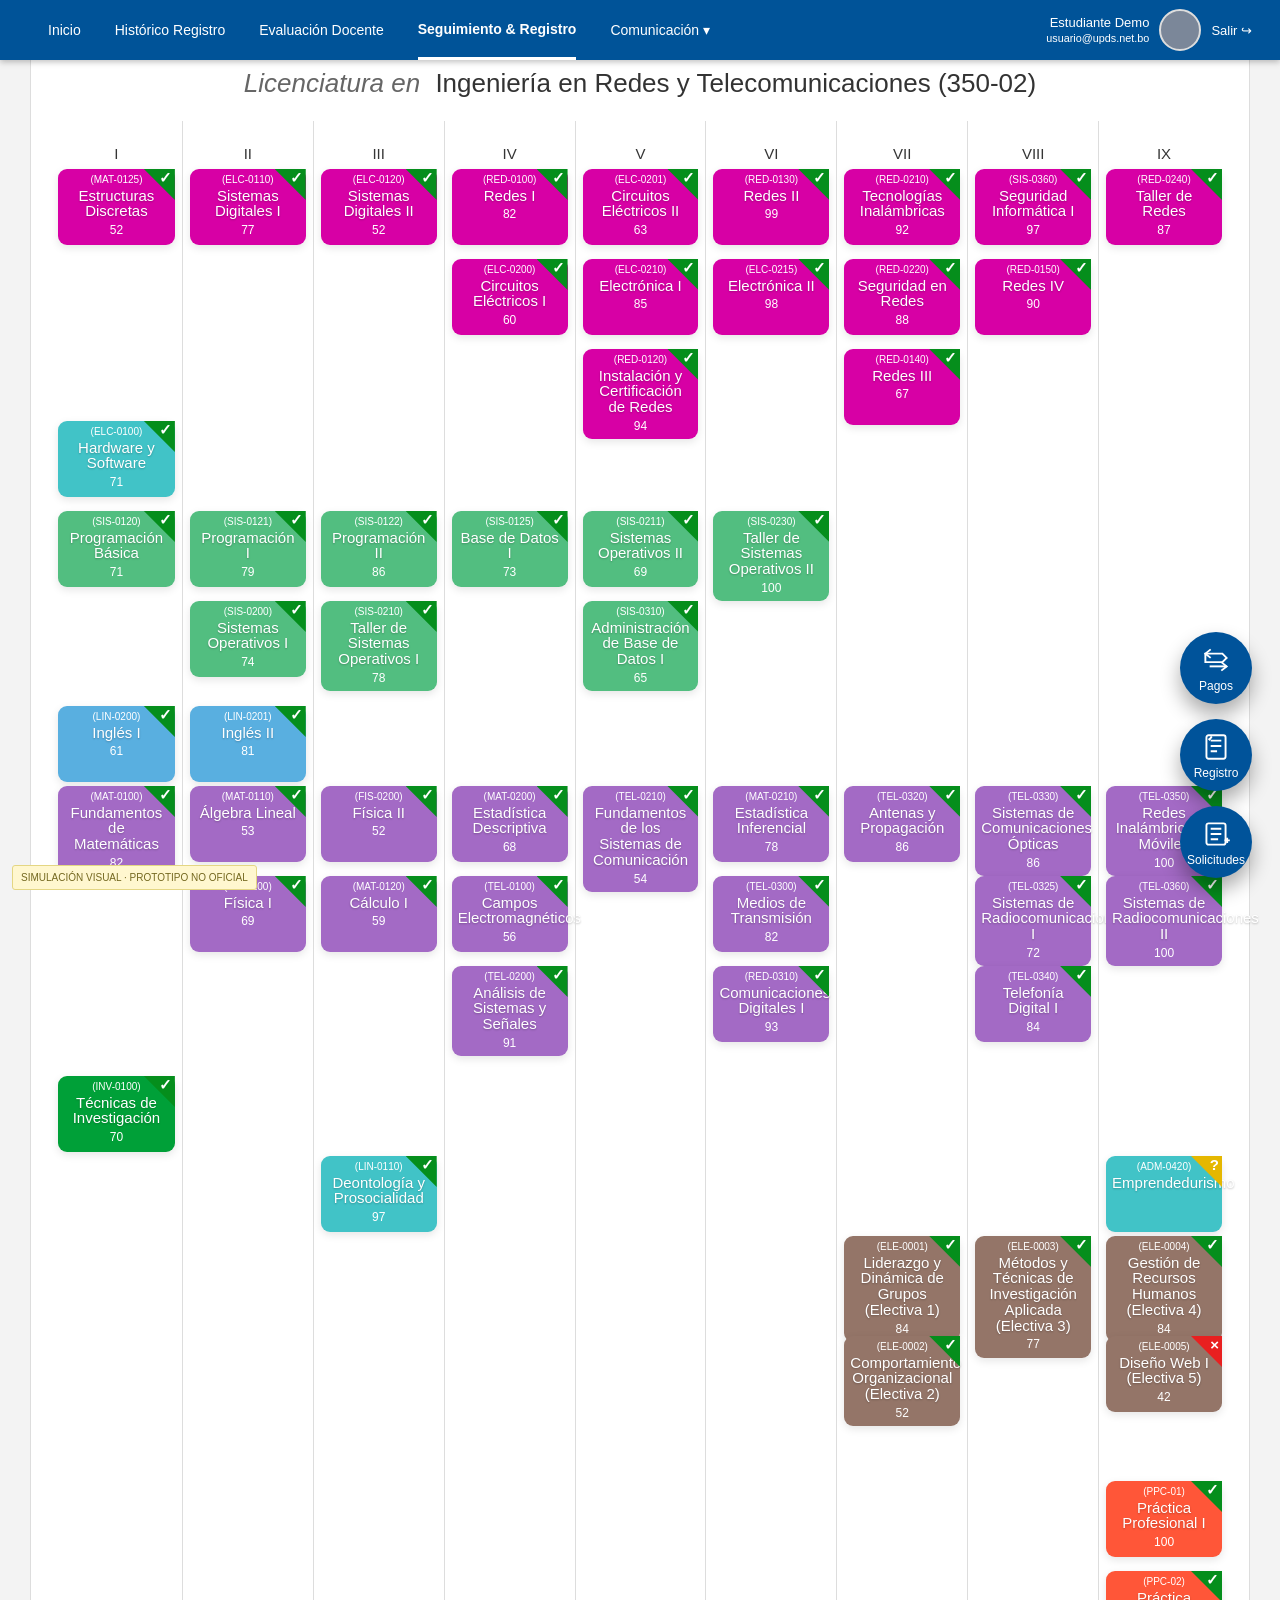
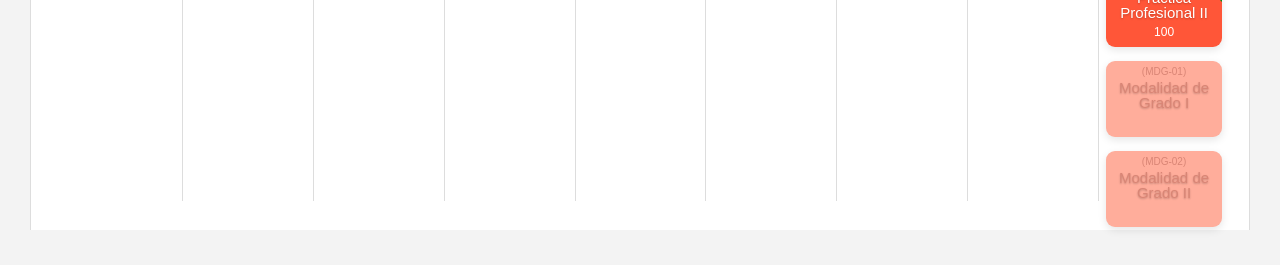
<file: updsnet_visualizacion_completa_solicitudes (1).html>
<!DOCTYPE html>
<html lang="es">
<head>
<meta charset="UTF-8">
<meta name="viewport" content="width=device-width, initial-scale=1.0">
<title>UPDS.NET - Simulación Solicita UPDS</title>
<style>
:root {
  --blue:#005096;
  --blue2:#005699;
  --magenta:#d700a5;
  --cyan:#41c3c7;
  --green:#52be80;
  --research:#00a038;
  --lightblue:#59afe0;
  --purple:#a36ac5;
  --brown:#947568;
  --orange:#ff5638;
  --softorange:#ffad9b;
}
*{box-sizing:border-box}
html,body{margin:0;background:#f3f3f3;font-family:"Segoe UI",Arial,sans-serif;color:#444}
.topbar {
  position:sticky;top:0;z-index:15;
  height:60px;background:#005398;color:white;
  display:flex;align-items:center;justify-content:space-between;
  padding:0 28px 0 48px;
  box-shadow:0 2px 6px rgba(0,0,0,.25)
}
.nav{display:flex;gap:34px;align-items:center;height:100%;font-size:14px}
.nav span.active{height:100%;display:flex;align-items:center;border-bottom:3px solid white;font-weight:600}
.account{display:flex;align-items:center;gap:10px;font-size:13px;text-align:right}
.avatar{width:42px;height:42px;border-radius:50%;border:2px solid #ddd;background:#7b8799}
.main{width:1220px;margin:0 auto;padding:0 0 35px}
.career{background:white;border-left:1px solid #ddd;border-right:1px solid #ddd;position:relative;min-height:1770px}
.career-title{text-align:center;font-size:26px;padding:8px 0 22px;color:#333}
.career-title em{font-weight:300;color:#666;margin-right:8px}
.cols{display:grid;grid-template-columns:repeat(9,1fr);padding:0 20px}
.col{height:1680px;border-left:1px solid #ddd;position:relative}
.col:first-child{border-left:none}
.sem{text-align:center;font-size:15px;color:#353535;padding-top:24px}
.course{
  position:absolute;left:7px;right:7px;
  min-height:76px;border-radius:9px;color:white;text-align:center;
  padding:6px 6px 7px;box-shadow:0 3px 8px rgba(0,0,0,.10);
  line-height:1.05
}
.code{font-size:10px;margin-bottom:2px}
.name{font-size:15px;white-space:pre-line;text-shadow:0 1px 2px rgba(0,0,0,.24)}
.grade{font-size:12px;margin-top:5px}
.corner{position:absolute;right:0;top:0;width:31px;height:31px;clip-path:polygon(100% 0,100% 100%,0 0);background:#058e1c}
.corner span{position:absolute;right:3px;top:1px;font-size:15px;color:white;font-weight:700}
.corner.fail{background:#e82020} .corner.warn{background:#e5b700}
.magenta{background:var(--magenta)} .cyan{background:var(--cyan)} .green{background:var(--green)} .research{background:var(--research)} .blue{background:var(--lightblue)} .purple{background:var(--purple)} .brown{background:var(--brown)} .orange{background:var(--orange)} .softorange{background:var(--softorange);color:#d98575}
.fabs{position:fixed;right:28px;bottom:22px;display:flex;flex-direction:column;gap:15px;z-index:16}
.fab{width:72px;height:72px;border-radius:50%;background:#00539a;color:white;border:0;box-shadow:0 11px 20px rgba(0,0,0,.33);cursor:pointer;display:flex;flex-direction:column;align-items:center;justify-content:center;font-size:12px}
.fab svg{width:34px;height:34px;margin-bottom:2px;stroke:white;fill:none;stroke-width:1.8}
.overlay{position:fixed;inset:0;background:rgba(0,0,0,.58);display:none;z-index:25} .overlay.show{display:block}
.modal{position:fixed;left:50%;top:50%;transform:translate(-50%,-50%);width:min(1080px,92vw);max-height:88vh;overflow:auto;background:white;border-radius:4px;box-shadow:0 20px 55px rgba(0,0,0,.34);display:none;z-index:26} .modal.show{display:block}
.modal-head{text-align:center;padding:14px;border-bottom:1px solid #ddd;color:#5a5a5a;font-size:17px;position:sticky;top:0;background:white;z-index:2}
.close{position:absolute;right:13px;top:8px;width:29px;height:29px;border-radius:50%;border:0;background:#ccc;color:white;font-size:19px;cursor:pointer}
.tabs{display:grid;grid-template-columns:1fr 1fr}
.tab{border:0;background:#f0f0f0;padding:12px;color:#666;font-size:13px;cursor:pointer} .tab.active{background:#4197c4;color:white}
.pane{display:none;padding:17px} .pane.active{display:block}
.reggrid{display:grid;grid-template-columns:37% 63%;min-height:530px}
.left{padding:2px 18px 16px;border-right:1px solid #ddd} .right{padding:2px 18px 16px}
.label{text-align:right;font-size:14px;margin:5px 0 7px;color:#555}
.select{border:1px solid #ccd7e0;padding:9px 11px;font-size:13px;color:#666;margin-bottom:14px;border-radius:3px;background:white}
.meta{font-size:12px;line-height:1.45;margin-bottom:18px}
.choices{display:flex;flex-wrap:wrap;margin-bottom:19px} .choice{border:1px solid #ddd;background:white;color:#666;padding:8px 10px;font-size:11px;cursor:pointer} .choice.active{background:#4197c4;color:white;border-color:#4197c4}
.notice{border:1px solid #ddd;border-top:3px solid #f0a000;padding:10px;font-size:11px;line-height:1.35;margin-bottom:12px} .notice.red{border-top-color:#e63d34}
.board-title{text-align:right;font-size:14px;margin:4px 0 11px}
.cards{display:grid;grid-template-columns:1fr 1fr;gap:10px}
.card{border:1px solid #ddd;padding:10px;background:#fff}
.cardtop{display:flex;justify-content:space-between;gap:8px} .rcode{font-size:10px;color:#7c6192} .rname{font-size:14px;font-weight:600;color:#444;margin-top:2px} .badge{font-size:10px;background:#eef4f7;color:#526e81;padding:5px 7px;height:max-content}
.stats{display:grid;grid-template-columns:repeat(3,1fr);gap:5px;margin-top:10px} .stat strong{display:block;font-size:18px} .stat span{font-size:9px;color:#777}
.grow{display:grid;grid-template-columns:54px 1fr 36px;gap:5px;align-items:center;font-size:10px;margin-top:5px} .barbg{height:7px;background:#eee;border-radius:10px;overflow:hidden} .bar{height:100%;background:#4197c4}
.status{margin-top:8px;padding:7px;background:#eef6fa;font-size:10px;color:#527187}
.actions{display:flex;gap:6px;margin-top:9px} .btn{border:1px solid #ddd;background:white;color:#4d6b80;padding:7px 9px;font-size:10px;cursor:pointer} .btn.primary{background:#4197c4;color:white;border-color:#4197c4} .btn.lock{background:#eee;color:#aaa}
.split{display:grid;grid-template-columns:1fr 1fr;gap:11px} .box{border:1px solid #ddd;padding:11px} .box h3{font-size:13px;margin:0 0 9px}
.mini{border:1px solid #ddd;padding:9px;margin-bottom:8px} .mini h4{font-size:13px;margin:0 0 2px} .mini small{color:#777} .ok{color:#37845a;font-size:10px;margin:7px 0} .bad{background:#fff1f1;color:#9b4a4a;font-size:10px;padding:7px;margin:7px 0;line-height:1.35}
.toast{position:fixed;left:50%;bottom:18px;transform:translateX(-50%) translateY(10px);background:#333;color:white;padding:9px 12px;border-radius:3px;font-size:11px;opacity:0;transition:.2s;z-index:40} .toast.show{opacity:1;transform:translateX(-50%) translateY(0)}
.demo{position:fixed;left:12px;bottom:10px;z-index:18;background:#fff7cf;border:1px solid #e4d683;color:#746820;font-size:10px;padding:6px 8px;border-radius:3px}
@media(max-width:950px){.main{width:1200px;margin-left:0}.cards,.split{grid-template-columns:1fr}}
</style>
</head>
<body>
<div class="topbar">
  <div class="nav">
    <span>Inicio</span><span>Histórico Registro</span><span>Evaluación Docente</span><span class="active">Seguimiento & Registro</span><span>Comunicación ▾</span>
  </div>
  <div class="account"><div>Estudiante Demo<br><small>usuario@upds.net.bo</small></div><div class="avatar"></div><span>Salir ↪</span></div>
</div>

<div class="main">
  <div class="career">
    <div class="career-title"><em>Licenciatura en</em> Ingeniería en Redes y Telecomunicaciones (350-02)</div>
    <div class="cols" id="cols"></div>
  </div>
</div>

<div class="fabs">
  <button class="fab">
    <svg viewBox="0 0 32 32"><path d="M6 10h16l4 4-4 4H6z"/><path d="M11 6L6 10l5 4"/><path d="M21 18l5 4-5 4"/><path d="M10 22h16"/></svg>
    Pagos
  </button>
  <button class="fab">
    <svg viewBox="0 0 32 32"><rect x="7" y="5" width="18" height="22" rx="2"/><path d="M11 10h10M11 15h10M11 20h6"/><path d="M9 8l1 1 2-3"/></svg>
    Registro
  </button>
  <button class="fab" id="open">
    <svg viewBox="0 0 32 32"><rect x="7" y="6" width="18" height="20" rx="2"/><path d="M11 11h10M11 16h10M11 21h7"/><path d="M24 22h5M26.5 19.5v5"/></svg>
    Solicitudes
  </button>
</div>

<div class="demo">SIMULACIÓN VISUAL · PROTOTIPO NO OFICIAL</div>
<div class="overlay" id="overlay"></div>

<div class="modal" id="modal">
  <div class="modal-head">REGISTRO DE SOLICITUD DE MATERIA <button class="close" id="close">×</button></div>
  <div class="tabs">
    <button class="tab active" data-pane="requested">MATERIAS SOLICITADAS</button>
    <button class="tab" data-pane="create">CREAR SOLICITUD</button>
  </div>

  <div class="pane active" id="requested">
    <div class="reggrid">
      <div class="left">
        <div class="label">CARRERA</div>
        <div class="select">Ingeniería en Redes y Telecomunicaciones (350-02)</div>
        <div class="meta">MODELO DE ESTUDIO : MEC<br>SISTEMA DE ESTUDIO : PRESENCIAL<br>TURNO : <span id="turntxt">TODOS</span></div>
        <div class="label">MÓDULO</div>
        <div class="select">2026/II/III</div>
        <div class="label">TURNO</div>
        <div class="choices" id="turnChoices">
          <button class="choice active" data-turn="Todos">TODOS</button><button class="choice" data-turn="Mañana">MAÑANA</button><button class="choice" data-turn="Tarde">TARDE</button><button class="choice" data-turn="Noche">NOCHE</button><button class="choice" data-turn="Medio día">MEDIO DIA</button><button class="choice" data-turn="Madrugada">MADRUGADA</button>
        </div>
        <div class="notice"><b>INFORMACIÓN</b><br>La solicitud comienza como interés. Para evaluar apertura se priorizan estudiantes confirmados.</div>
        <div class="notice red"><b>REGLA DE TURNO</b><br>No puedes unirte a dos solicitudes activas del mismo turno.</div>
      </div>
      <div class="right">
        <div class="board-title">MATERIAS SOLICITADAS</div>
        <div class="cards" id="cards"></div>
      </div>
    </div>
  </div>

  <div class="pane" id="create">
    <div class="reggrid">
      <div class="left">
        <div class="label">CARRERA</div>
        <div class="select">Ingeniería en Redes y Telecomunicaciones (350-02)</div>
        <div class="label">SISTEMA DE ESTUDIO</div>
        <div class="choices" id="studyChoices"><button class="choice active">PRESENCIAL</button><button class="choice">HORARIO DE TRABAJO</button><button class="choice">SEMI PRESENCIAL</button></div>
        <div class="label">TURNO</div>
        <div class="choices" id="shiftChoices"><button class="choice">MAÑANA</button><button class="choice">TARDE</button><button class="choice active">NOCHE</button><button class="choice">MEDIO DIA</button><button class="choice">MADRUGADA</button></div>
        <div class="notice"><b>IMPORTANTE</b><br>El turno es una preferencia de solicitud. El horario exacto se define después si el grupo es aprobado.</div>
      </div>
      <div class="right">
        <div class="board-title">MATERIAS PARA SOLICITAR</div>
        <div class="split"><div class="box"><h3>PUEDES SOLICITAR</h3><div id="available"></div></div><div class="box"><h3>AÚN NO PUEDES SOLICITAR</h3><div id="blocked"></div></div></div>
      </div>
    </div>
  </div>
</div>

<div class="toast" id="toast"></div>

<script>
const cardData = [[1, "MAT-0125", "Estructuras\nDiscretas", "52", "magenta", 48, "ok"], [1, "ELC-0100", "Hardware y\nSoftware", "71", "cyan", 300, "ok"], [1, "SIS-0120", "Programación\nBásica", "71", "green", 390, "ok"], [1, "LIN-0200", "Inglés I", "61", "blue", 585, "ok"], [1, "MAT-0100", "Fundamentos\nde\nMatemáticas", "82", "purple", 665, "ok"], [1, "INV-0100", "Técnicas de\nInvestigación", "70", "research", 955, "ok"], [2, "ELC-0110", "Sistemas\nDigitales I", "77", "magenta", 48, "ok"], [2, "SIS-0121", "Programación\nI", "79", "green", 390, "ok"], [2, "SIS-0200", "Sistemas\nOperativos I", "74", "green", 480, "ok"], [2, "LIN-0201", "Inglés II", "81", "blue", 585, "ok"], [2, "MAT-0110", "Álgebra Lineal", "53", "purple", 665, "ok"], [2, "FIS-0100", "Física I", "69", "purple", 755, "ok"], [3, "ELC-0120", "Sistemas\nDigitales II", "52", "magenta", 48, "ok"], [3, "SIS-0122", "Programación\nII", "86", "green", 390, "ok"], [3, "SIS-0210", "Taller de\nSistemas\nOperativos I", "78", "green", 480, "ok"], [3, "FIS-0200", "Física II", "52", "purple", 665, "ok"], [3, "MAT-0120", "Cálculo I", "59", "purple", 755, "ok"], [3, "LIN-0110", "Deontología y\nProsocialidad", "97", "cyan", 1035, "ok"], [4, "RED-0100", "Redes I", "82", "magenta", 48, "ok"], [4, "ELC-0200", "Circuitos\nEléctricos I", "60", "magenta", 138, "ok"], [4, "SIS-0125", "Base de Datos\nI", "73", "green", 390, "ok"], [4, "MAT-0200", "Estadística\nDescriptiva", "68", "purple", 665, "ok"], [4, "TEL-0100", "Campos\nElectromagnéticos", "56", "purple", 755, "ok"], [4, "TEL-0200", "Análisis de\nSistemas y\nSeñales", "91", "purple", 845, "ok"], [5, "ELC-0201", "Circuitos\nEléctricos II", "63", "magenta", 48, "ok"], [5, "ELC-0210", "Electrónica I", "85", "magenta", 138, "ok"], [5, "RED-0120", "Instalación y\nCertificación\nde Redes", "94", "magenta", 228, "ok"], [5, "SIS-0211", "Sistemas\nOperativos II", "69", "green", 390, "ok"], [5, "SIS-0310", "Administración\nde Base de\nDatos I", "65", "green", 480, "ok"], [5, "TEL-0210", "Fundamentos\nde los Sistemas de\nComunicación", "54", "purple", 665, "ok"], [6, "RED-0130", "Redes II", "99", "magenta", 48, "ok"], [6, "ELC-0215", "Electrónica II", "98", "magenta", 138, "ok"], [6, "SIS-0230", "Taller de\nSistemas\nOperativos II", "100", "green", 390, "ok"], [6, "MAT-0210", "Estadística\nInferencial", "78", "purple", 665, "ok"], [6, "TEL-0300", "Medios de\nTransmisión", "82", "purple", 755, "ok"], [6, "RED-0310", "Comunicaciones\nDigitales I", "93", "purple", 845, "ok"], [7, "RED-0210", "Tecnologías\nInalámbricas", "92", "magenta", 48, "ok"], [7, "RED-0220", "Seguridad en\nRedes", "88", "magenta", 138, "ok"], [7, "RED-0140", "Redes III", "67", "magenta", 228, "ok"], [7, "TEL-0320", "Antenas y\nPropagación", "86", "purple", 665, "ok"], [7, "ELE-0001", "Liderazgo y\nDinámica de Grupos\n(Electiva 1)", "84", "brown", 1115, "ok"], [7, "ELE-0002", "Comportamiento\nOrganizacional\n(Electiva 2)", "52", "brown", 1215, "ok"], [8, "SIS-0360", "Seguridad\nInformática I", "97", "magenta", 48, "ok"], [8, "RED-0150", "Redes IV", "90", "magenta", 138, "ok"], [8, "TEL-0330", "Sistemas de\nComunicaciones\nÓpticas", "86", "purple", 665, "ok"], [8, "TEL-0325", "Sistemas de\nRadiocomunicaciones\nI", "72", "purple", 755, "ok"], [8, "TEL-0340", "Telefonía\nDigital I", "84", "purple", 845, "ok"], [8, "ELE-0003", "Métodos y\nTécnicas de\nInvestigación\nAplicada\n(Electiva 3)", "77", "brown", 1115, "ok"], [9, "RED-0240", "Taller de\nRedes", "87", "magenta", 48, "ok"], [9, "TEL-0350", "Redes\nInalámbricas y\nMóviles", "100", "purple", 665, "ok"], [9, "TEL-0360", "Sistemas de\nRadiocomunicaciones\nII", "100", "purple", 755, "ok"], [9, "ADM-0420", "Emprendedurismo", "", "cyan", 1035, "warn"], [9, "ELE-0004", "Gestión de\nRecursos Humanos\n(Electiva 4)", "84", "brown", 1115, "ok"], [9, "ELE-0005", "Diseño Web I\n(Electiva 5)", "42", "brown", 1215, "fail"], [9, "PPC-01", "Práctica\nProfesional I", "100", "orange", 1360, "ok"], [9, "PPC-02", "Práctica\nProfesional II", "100", "orange", 1450, "ok"], [9, "MDG-01", "Modalidad de\nGrado I", "", "softorange", 1540, "none"], [9, "MDG-02", "Modalidad de\nGrado II", "", "softorange", 1630, "none"]];
const requests = [{"code": "RED-0210", "name": "Tecnologías Inalámbricas", "turno": "Noche", "interesados": 73, "confirmados": 61, "finales": 54}, {"code": "SIS-0360", "name": "Seguridad Informática I", "turno": "Noche", "interesados": 18, "confirmados": 14, "finales": 12}, {"code": "RED-0140", "name": "Redes III", "turno": "Mañana", "interesados": 42, "confirmados": 35, "finales": 31}, {"code": "TEL-0330", "name": "Sistemas de Comunicaciones Ópticas", "turno": "Medio día", "interesados": 27, "confirmados": 21, "finales": 18}, {"code": "TEL-0320", "name": "Antenas y Propagación", "turno": "Tarde", "interesados": 31, "confirmados": 24, "finales": 20}, {"code": "TEL-0350", "name": "Redes Inalámbricas y Móviles", "turno": "Noche", "interesados": 58, "confirmados": 52, "finales": 49}];
const availableData = [["TEL-0320", "Antenas y Propagación", "Cumples los requisitos académicos simulados."], ["TEL-0330", "Sistemas de Comunicaciones Ópticas", "Puedes solicitar la apertura para el próximo módulo."], ["RED-0210", "Tecnologías Inalámbricas", "Materia habilitada para tu situación académica simulada."]];
const blockedData = [["RED-0240", "Taller de Redes", ["Debes aprobar Redes IV", "Debes esperar al siguiente periodo habilitado"]], ["TEL-0360", "Sistemas de Radiocomunicaciones II", ["Debes aprobar Sistemas de Radiocomunicaciones I"]]];
const roman = ["I","II","III","IV","V","VI","VII","VIII","IX"];
let currentTurn="Todos";
const joinedTurns=new Set(["Noche"]);

function renderMalla(){
  const root=document.getElementById("cols");
  root.innerHTML="";
  for(let s=1;s<=9;s++){
    const col=document.createElement("div"); col.className="col";
    col.innerHTML=`<div class="sem">${roman[s-1]}</div>`;
    cardData.filter(c=>c[0]===s).forEach(c=>{
      const el=document.createElement("div");
      el.className=`course ${c[4]}`;
      el.style.top=c[5]+"px";
      let corner="";
      if(c[6]==="ok") corner='<div class="corner"><span>✓</span></div>';
      if(c[6]==="fail") corner='<div class="corner fail"><span>×</span></div>';
      if(c[6]==="warn") corner='<div class="corner warn"><span>?</span></div>';
      el.innerHTML=`${corner}<div class="code">(${c[1]})</div><div class="name">${c[2]}</div><div class="grade">${c[3]||""}</div>`;
      col.appendChild(el);
    });
    root.appendChild(col);
  }
}

function groupsFor(n){let arr=[],rest=n,l=65;while(rest>0){let x=Math.min(50,rest);arr.push({name:"Grupo "+String.fromCharCode(l++),count:x});rest-=x;}return arr;}
function toast(m){const t=document.getElementById("toast");t.textContent=m;t.classList.add("show");setTimeout(()=>t.classList.remove("show"),1700)}

function renderRequests(){
  const root=document.getElementById("cards");
  const data=requests.filter(r=>currentTurn==="Todos"||r.turno===currentTurn);
  if(!data.length){root.innerHTML='<div class="notice" style="grid-column:1/-1">No hay materias solicitadas para este turno.</div>';return;}
  root.innerHTML=data.map((r,i)=>{
    const gs=groupsFor(r.interesados); const conflict=joinedTurns.has(r.turno);
    const gr=gs.map(g=>`<div class="grow"><b>${g.name}</b><div class="barbg"><div class="bar" style="width:${Math.round(g.count/50*100)}%"></div></div><span>${g.count}/50</span></div>`).join("");
    return `<div class="card"><div class="cardtop"><div><div class="rcode">(${r.code})</div><div class="rname">${r.name}</div></div><div class="badge">${r.turno}</div></div>
    <div class="stats"><div class="stat"><strong>${r.interesados}</strong><span>INTERESADOS</span></div><div class="stat"><strong>${r.confirmados}</strong><span>CONFIRMADOS</span></div><div class="stat"><strong>${r.finales}</strong><span>CONF. FINAL</span></div></div>
    <div>${gr}</div><div class="status">${gs.length>1?gs.length+" grupos estimados por demanda.":(50-gs[0].count)+" cupos estimados para completar el grupo."}</div>
    <div class="actions"><button class="btn" onclick="toast('Detalle de ${r.name}')">VER DATOS</button><button class="btn ${conflict?'lock':'primary'}" ${conflict?'disabled':''} onclick="joinReq(${i})">${conflict?'CONFLICTO DE TURNO':'UNIRME'}</button></div></div>`;
  }).join("");
}
function joinReq(i){const data=requests.filter(r=>currentTurn==="Todos"||r.turno===currentTurn);const r=data[i];if(!r)return;if(joinedTurns.has(r.turno)){toast("Ya tienes una solicitud activa en "+r.turno);return;}joinedTurns.add(r.turno);r.interesados++;toast("Te uniste a "+r.name);renderRequests();}
function renderCreate(){
  document.getElementById("available").innerHTML=availableData.map(m=>`<div class="mini"><h4>${m[1]}</h4><small>${m[0]}</small><div class="ok">✓ ${m[2]}</div><div class="actions"><button class="btn">VER REQUISITOS</button><button class="btn primary" onclick="toast('Solicitud creada: ${m[1]}')">SOLICITAR</button></div></div>`).join("");
  document.getElementById("blocked").innerHTML=blockedData.map(m=>`<div class="mini"><h4>${m[1]}</h4><small>${m[0]}</small><div class="bad"><b>No disponible:</b><br>${m[2].map(x=>'• '+x).join('<br>')}</div><div class="actions"><button class="btn">VER DETALLES</button><button class="btn lock" disabled>NO DISPONIBLE</button></div></div>`).join("");
}

document.getElementById("open").onclick=()=>{document.getElementById("overlay").classList.add("show");document.getElementById("modal").classList.add("show")};
function closeAll(){document.getElementById("overlay").classList.remove("show");document.getElementById("modal").classList.remove("show")}
document.getElementById("close").onclick=closeAll;document.getElementById("overlay").onclick=closeAll;
document.querySelectorAll(".tab").forEach(b=>b.onclick=()=>{document.querySelectorAll(".tab").forEach(x=>x.classList.remove("active"));document.querySelectorAll(".pane").forEach(x=>x.classList.remove("active"));b.classList.add("active");document.getElementById(b.dataset.pane).classList.add("active")});
document.querySelectorAll("[data-turn]").forEach(b=>b.onclick=()=>{document.querySelectorAll("[data-turn]").forEach(x=>x.classList.remove("active"));b.classList.add("active");currentTurn=b.dataset.turn;document.getElementById("turntxt").textContent=currentTurn.toUpperCase();renderRequests()});
document.querySelectorAll("#studyChoices .choice").forEach(b=>b.onclick=()=>{document.querySelectorAll("#studyChoices .choice").forEach(x=>x.classList.remove("active"));b.classList.add("active")});
document.querySelectorAll("#shiftChoices .choice").forEach(b=>b.onclick=()=>{document.querySelectorAll("#shiftChoices .choice").forEach(x=>x.classList.remove("active"));b.classList.add("active")});
renderMalla();renderRequests();renderCreate();
</script>
</body>
</html>
</file>
<file: edtech-assets/styles.css>
@import url('https://fonts.googleapis.com/css2?family=Outfit:wght@400;500;600;650;700;750;800&family=Plus+Jakarta+Sans:wght@400;500;600;700&display=swap');
:root{--ink:#15243a;--muted:#627083;--blue:#1558d6;--orange:#ff951c;--paper:#fcfcfa;--line:#dfe4eb;--dark:#101d31;--heading:'Outfit',system-ui,sans-serif;--body:'Plus Jakarta Sans',system-ui,sans-serif}*{box-sizing:border-box}html{scroll-behavior:smooth;scroll-padding-top:100px}body{margin:0;background:var(--paper);color:var(--ink);font:15px/1.75 var(--body)}a{color:inherit;text-decoration:none}button,input,textarea{font:inherit}button,a,input,textarea,summary{-webkit-tap-highlight-color:transparent}button{cursor:pointer}button,a{touch-action:manipulation}h1,h2,h3,p{margin:0}h1,h2,h3{font-family:var(--heading);line-height:1.13;letter-spacing:-.035em}h2{font-size:clamp(32px,3.6vw,49px);font-weight:600}h3{font-size:22px;font-weight:600}p+p{margin-top:18px}button{border:0}a:focus-visible,button:focus-visible,summary:focus-visible{outline:3px solid var(--orange);outline-offset:5px}input:focus,textarea:focus{outline:2px solid var(--blue);outline-offset:2px}.container{width:min(1180px,calc(100% - 64px));margin:auto}.orange{color:var(--orange)}.blue{color:var(--blue)}.muted{color:var(--muted)}.small{font-size:12px}.lead{font-size:18px;line-height:1.8}.eyebrow{font-size:10px;font-weight:700;letter-spacing:.16em;line-height:1.7;margin-bottom:24px}.section{padding:104px 0}.section h2{margin-bottom:24px}.button{display:inline-flex;align-items:center;justify-content:center;gap:28px;font-weight:700;font-size:13px;border-radius:9px;padding:17px 23px;transition:transform .2s,background .2s}.button:hover{transform:translateY(-2px)}.primary{background:var(--orange);color:#142034}.dark{background:var(--ink);color:#fff}.dark:hover{background:var(--blue)}.skip{position:fixed;top:-100px;left:12px;background:white;padding:12px;z-index:100}.skip:focus{top:12px}.sr-only{position:absolute;width:1px;height:1px;padding:0;overflow:hidden;clip:rect(0,0,0,0);white-space:nowrap}.header{height:88px;position:sticky;top:0;z-index:30;background:rgba(252,252,250,.96);border-bottom:1px solid var(--line);backdrop-filter:blur(16px)}.nav{height:100%;display:flex;align-items:center;justify-content:space-between;gap:24px}.brand{display:flex;align-items:center;gap:11px;font-family:var(--heading);font-weight:700;font-size:29px;letter-spacing:-.04em;line-height:1}.brand>span>small{display:block;font-family:var(--body);font-size:7px;letter-spacing:.19em;margin-top:8px;color:var(--muted)}.monogram{display:flex;position:relative;width:43px;height:46px;align-items:center;justify-content:center;color:white;background:var(--blue);font-size:19px;border-radius:11px}.monogram>span{position:absolute;font-size:15px;right:2px;top:1px;color:var(--orange)}nav{display:flex;gap:31px;font-size:12px;font-weight:600}nav a:hover{color:var(--blue)}.quote-button{background:transparent;border:1px solid var(--line);padding:10px 15px;border-radius:7px;color:var(--ink);font-size:12px;font-weight:700;white-space:nowrap}.quote-button #quote-count{display:inline-flex;justify-content:center;align-items:center;background:var(--blue);color:white;border-radius:50%;width:21px;height:21px;margin-left:9px;font-size:10px}.menu-button{display:none}.hero{background:var(--dark);color:#fff;overflow:hidden;position:relative}.hero-layout{display:grid;grid-template-columns:1.1fr 1fr;gap:65px;align-items:center;padding-top:70px;padding-bottom:70px}.hero-copy .eyebrow{color:#bac6da;letter-spacing:.13em;font-size:9px}.status-dot{display:inline-block;width:6px;height:6px;background:var(--orange);border-radius:50%;margin-right:8px}.hero h1{font-size:clamp(47px,5.9vw,78px);font-weight:600;line-height:1.03;letter-spacing:-.045em}.hero h1 em{color:var(--orange);font-style:normal}.hero-description{max-width:430px;font-size:15px;color:#bdc8d7;line-height:1.9;margin-top:27px}.actions{display:flex;align-items:center;gap:25px;margin-top:30px}.text-link{font-size:11px;color:#d1daea}.text-link span{margin-left:8px}.hero-footnote{display:flex;gap:15px;align-items:center;margin-top:40px;font-size:11px;color:#abb9ce;line-height:1.8}.hero-footnote strong{font-weight:500;color:#d5deeb}.line-symbol{border:1px solid #435065;width:38px;height:38px;display:grid;place-items:center;border-radius:50%;font-size:18px;color:var(--orange)}.hero-visual{position:relative;padding-bottom:25px}.hero-visual:before{content:'';position:absolute;width:580px;height:580px;left:-25px;top:-35px;border:1px solid #ffffff09;border-radius:50%;box-shadow:0 0 0 55px #ffffff02,0 0 0 110px #ffffff01;pointer-events:none}.visual-caption{display:flex;justify-content:space-between;font-size:8px;letter-spacing:.16em;color:#94a8c5;padding:0 5px;margin-bottom:15px;position:relative}.app-window{position:relative;background:#f6f8fc;border:6px solid #2c3a50;border-radius:16px;color:var(--ink);box-shadow:0 25px 65px #0003;transform:rotate(1deg)}.window-toolbar{height:34px;display:flex;justify-content:space-between;align-items:center;padding:0 15px;background:#e6ebf2;font-size:8px;color:#64738a}.window-dots{display:flex;gap:4px}.window-dots i{height:5px;width:5px;border-radius:50%;background:#abb7c7}.app-body{padding:24px 26px 15px}.app-top{display:flex;justify-content:space-between;align-items:center;margin-bottom:26px}.app-top strong{font-size:13px;display:flex;align-items:center;gap:7px;letter-spacing:.03em}.app-mark{background:var(--blue);color:white;border-radius:6px;padding:0 8px}.demo-tag{font-size:7px;letter-spacing:.1em;border:1px solid #cbd5e5;padding:3px 6px;border-radius:3px}.app-overline{font-size:7px;letter-spacing:.1em;color:var(--muted)}.app-body h2{font-size:28px;line-height:1.1;margin-top:10px}.app-intro{font-size:10px;color:var(--muted);margin-top:9px}.course-card{padding:18px;margin-top:19px;border:1px solid #e1e6f0;border-radius:10px;background:white;box-shadow:0 6px 16px #11224405}.course-heading{display:flex;align-items:center;justify-content:space-between;margin-bottom:14px}.course-icon{background:#e9efff;color:var(--blue);padding:4px 8px;border-radius:5px;font-weight:700;font-size:12px}.course-tag{font-size:8px;color:var(--blue)}.course-card h3{font-size:19px}.course-card>p{font-size:9px;color:var(--muted);margin-top:5px}.progress-label{display:flex;justify-content:space-between;font-size:8px;margin-top:20px}.progress-label strong{color:var(--blue)}.progress{height:5px;background:#e9edf5;border-radius:5px;margin-top:8px}.progress span{display:block;height:100%;width:80%;background:var(--blue);border-radius:5px}.course-bottom{display:flex;align-items:center;justify-content:space-between;margin-top:15px;font-size:8px;color:var(--muted)}.avatars{display:flex;padding-left:4px}.avatars span{margin-left:-4px;display:grid;place-items:center;width:24px;height:24px;border:2px solid white;border-radius:50%;background:#e1e9f6;font-size:6px;color:#2d5389}.avatars span:nth-child(2){background:#ffe7ca}.avatars span:nth-child(3){background:#d5eee7}.app-cta{display:flex;justify-content:space-between;align-items:center;background:var(--blue);color:white;font-size:10px;padding:12px 14px;border-radius:6px;margin-top:14px;font-weight:600}.sample-note{font-size:7px;text-align:center;color:var(--muted);margin-top:10px}.floating-note{position:absolute;right:-22px;bottom:0;display:flex;align-items:center;gap:12px;padding:16px 23px;background:#fff4e4;color:var(--ink);border-radius:9px;box-shadow:0 10px 25px #0002;transform:rotate(-3deg);font-size:10px;line-height:1.7}.floating-note>span{background:var(--orange);border-radius:50%;display:grid;place-items:center;width:31px;height:31px;font-size:20px}.floating-note strong{font-weight:700}.hero-bottom{border-top:1px solid #ffffff18;display:flex;align-items:center;justify-content:space-between;gap:15px;padding-top:17px;padding-bottom:17px;color:#a5b3c8;font-size:8px;letter-spacing:.12em}.hero-bottom i{color:var(--orange);font-style:normal;margin:0 13px}.hero-bottom>a{font-size:21px;line-height:1}.product-layout{display:grid;grid-template-columns:1fr 1fr;gap:95px}.product-layout .muted{font-size:13px;margin-top:19px}.product-layout .button{margin-top:27px}.product-layout .small{font-size:10px;margin-top:12px}.steps{padding-top:13px}.steps article{display:flex;gap:23px;padding:24px 0;border-bottom:1px solid var(--line)}.steps article>span{font-family:var(--heading);font-size:28px;line-height:1.1;color:#aabbd4}.steps h3{font-size:21px;margin-bottom:10px}.steps p{color:var(--muted);font-size:13px;max-width:350px}.purpose-note{font-size:11px;color:var(--blue);margin-top:23px;display:flex;align-items:center;gap:14px}.purpose-note>span{font-size:26px}.services-section{background:#f0f3f8;border-top:1px solid var(--line)}.section-heading{display:flex;justify-content:space-between;align-items:end;gap:30px;margin-bottom:36px}.section-heading h2{margin-bottom:0}.section-heading>.muted{font-size:12px;max-width:320px;padding-bottom:5px}.service-grid{display:grid;grid-template-columns:repeat(3,1fr);gap:16px}.service{display:flex;flex-direction:column;background:var(--paper);border:1px solid #dfe5ed;border-radius:12px;padding:27px;transition:transform .2s,border-color .2s}.service:hover{transform:translateY(-4px);border-color:#adc3e8}.service-top{display:flex;justify-content:space-between;align-items:center;margin-bottom:25px;color:#8c9aae;font-size:11px}.service-icon{display:grid;place-items:center;width:43px;height:43px;border-radius:10px;background:#e9effc;color:var(--blue);font-size:23px;font-weight:500}.service h3{font-size:22px;max-width:240px;min-height:50px}.service>p{font-size:12px;color:var(--muted);margin-top:14px;margin-bottom:28px}.service-bottom{display:flex;align-items:end;justify-content:space-between;gap:10px;margin-top:auto}.service-bottom small{display:block;font-size:8px;letter-spacing:.12em;color:var(--muted)}.service-bottom strong{font-family:var(--heading);font-size:24px;font-weight:600;letter-spacing:-.03em}.service-bottom button{border:1px solid var(--line);background:transparent;border-radius:50%;height:40px;width:40px;flex-shrink:0;color:var(--blue);font-size:24px;line-height:1}.service-bottom button:hover,.service-bottom button[aria-pressed=true]{background:var(--orange);border-color:var(--orange);color:var(--ink)}.featured{background:var(--blue);color:white;border-color:var(--blue)}.featured .service-top,.featured>p,.featured .service-bottom small{color:#d0defb}.featured .service-icon{background:#ffffff1f;color:white}.featured .service-bottom button{background:white;color:var(--blue);border-color:white}.pricing-note{font-size:10px;color:var(--muted);margin-top:22px}.about-section{background:var(--dark);color:white}.about-top{display:grid;grid-template-columns:1.3fr 1fr;gap:70px;align-items:center}.about-top>p{color:#b8c5d8;font-size:14px}.values{display:grid;grid-template-columns:repeat(3,1fr);gap:35px;margin-top:40px;margin-bottom:65px}.values article{border-top:1px solid #ffffff26;padding-top:23px}.values article>span{font-size:8px;letter-spacing:.14em;color:#8fa7c9}.values h3{font-size:23px;margin:17px 0 13px}.values p{font-size:12px;color:#b8c5d8}.team-heading{display:flex;justify-content:space-between;align-items:center;margin-bottom:26px}.team-heading h3{font-size:23px}.team-heading>span{color:#8fa7c9;font-size:8px;letter-spacing:.15em}.team-grid{display:grid;grid-template-columns:repeat(3,1fr);gap:25px}.team-grid article{background:#19283e;border:1px solid #ffffff10;border-radius:10px;padding:25px}.initials{display:grid;place-items:center;background:#28496e;color:#c0d6f2;font-size:15px;font-weight:700;width:45px;height:45px;border-radius:50%;margin-bottom:22px}.team-grid h3{font-size:20px}.team-grid p{font-size:11px;color:#b6c5d9;margin-top:12px}.faq-layout{display:grid;grid-template-columns:1fr 1.25fr;gap:80px}.faq-list{border-top:1px solid var(--line)}details{border-bottom:1px solid var(--line);padding:21px 0}summary{position:relative;list-style:none;cursor:pointer;font-weight:600;font-size:13px;padding-right:28px}summary::-webkit-details-marker{display:none}summary:after{content:'+';position:absolute;right:0;font-size:22px;line-height:1.1;color:var(--blue)}details[open] summary:after{content:'−'}details p{font-size:12px;color:var(--muted);padding-top:15px;padding-right:20px}.contact-section{background:#edf2fa;border-top:1px solid #e0e7f2}.contact-layout{display:grid;grid-template-columns:1fr 1fr;gap:100px;align-items:center}.contact-layout .lead{font-size:16px;color:var(--muted)}.contact-phone{display:flex;gap:30px;align-items:center;font-family:var(--heading);font-size:25px;font-weight:500;margin-top:28px;margin-bottom:12px}.contact-phone span{color:var(--blue)}.contact-layout>div>.muted{font-size:12px}form{background:var(--paper);border:1px solid var(--line);padding:32px;border-radius:13px}form h3{margin-bottom:24px;font-size:25px}label{display:block;font-size:11px;font-weight:600;margin:15px 0 7px}label span{font-weight:400;color:var(--muted)}input,textarea{display:block;width:100%;border:1px solid #dce2ec;background:#f7f8fb;border-radius:6px;padding:12px 14px;font-size:12px;color:var(--ink)}textarea{resize:vertical;min-height:100px}form .button{width:100%;margin-top:18px;justify-content:space-between}form>.small{font-size:9px;margin-top:12px}footer{background:var(--paper);padding:31px 0}.footer-inner{display:flex;align-items:center;justify-content:space-between;gap:20px}.footer-inner .brand{gap:0;font-size:25px}.footer-inner p,.footer-inner>span{font-size:10px;color:var(--muted)}.whatsapp{position:fixed;bottom:24px;right:25px;z-index:35;width:51px;height:51px;display:grid;place-items:center;background:var(--orange);color:var(--ink);border-radius:50%;box-shadow:0 6px 20px #0002}.whatsapp svg{width:27px;height:27px}.toast{position:fixed;bottom:25px;left:50%;transform:translate(-50%,20px);background:var(--ink);color:white;border:1px solid #4c627b;padding:13px 22px;box-shadow:0 10px 30px #0002;z-index:60;border-radius:8px;font-size:12px;opacity:0;pointer-events:none;transition:opacity .2s,transform .2s;max-width:calc(100% - 120px)}.toast.visible{opacity:1;transform:translate(-50%,0)}dialog{padding:30px;border:0;border-radius:15px;width:min(540px,calc(100% - 32px));max-height:85dvh;overflow:auto;background:var(--paper);color:var(--ink)}dialog::backdrop{background:#081324aa;backdrop-filter:blur(3px)}body:has(dialog[open]){overflow:hidden}.dialog-header{display:flex;justify-content:space-between;align-items:start;gap:15px}.dialog-header .eyebrow{margin-bottom:8px;font-size:8px}.dialog-header h2{font-size:33px}.close-button{border-radius:50%;background:#e9eef6;width:36px;height:36px;flex-shrink:0;font-size:24px;color:var(--ink)}dialog>.muted{font-size:12px;margin-top:15px}#quote-items{list-style:none;padding:0;margin:24px 0}#quote-items li{display:flex;align-items:center;justify-content:space-between;gap:14px;border-bottom:1px solid var(--line);padding:14px 0;font-size:12px}#quote-items strong{display:block;font-size:13px}#quote-items small{color:var(--muted)}#quote-items button{border:1px solid var(--line);padding:7px 11px;border-radius:5px;background:white;color:var(--ink);font-size:10px}#quote-summary{font-size:12px;margin-bottom:22px}#quote-send{width:100%;font-size:12px}dialog>.small{font-size:10px;margin-top:12px}
.dashboard-card{background:white;border:1px solid #e1e6f0;border-radius:10px;padding:15px;margin-top:20px}.dashboard-title{display:flex;align-items:center;justify-content:space-between;gap:10px;font-size:11px;margin-bottom:8px}.dashboard-title>span{font-size:7px;color:var(--muted)}.dashboard-row{display:flex;align-items:center;gap:10px;padding:14px 0;border-bottom:1px solid #edf0f5}.dashboard-row:last-child{border-bottom:0;padding-bottom:4px}.dashboard-icon{width:30px;height:30px;background:#edf2fe;border-radius:7px;color:var(--blue);display:grid;place-items:center;font-size:18px;flex-shrink:0}.dashboard-row:nth-child(3) .dashboard-icon{background:#fff1dd;color:#a55a00}.dashboard-row>div{flex:1}.dashboard-row strong{font-size:10px;display:block;line-height:1.5}.dashboard-row small{font-size:8px;display:block;color:var(--muted)}.dashboard-state{font-size:7px;padding:3px 6px;color:var(--blue);background:#edf2fe;border-radius:4px}
@media(min-width:1450px){.hero-layout{padding-top:90px;padding-bottom:90px;gap:100px}.hero h1{font-size:83px}}
@media(max-width:1050px){.container{width:calc(100% - 48px)}.hero-layout{gap:35px}.hero h1{font-size:61px}.actions{flex-wrap:wrap;gap:15px}.floating-note{right:-10px}.product-layout,.contact-layout{gap:45px}.service{padding:22px}.about-top{gap:35px}.faq-layout{gap:40px}nav{gap:20px}.service h3{font-size:20px}}
@media(max-width:760px){.header{height:74px}.nav{gap:12px}.brand{font-size:25px}.monogram{width:35px;height:39px;font-size:16px}.brand>span>small{font-size:6px}.menu-button{display:block;background:transparent;color:var(--ink);font-size:11px;padding:10px 0;margin-left:auto}.menu-button span{margin-left:4px}.quote-button{padding:8px 12px}.quote-button #quote-count{margin:0;font-size:10px;width:22px;height:22px}.quote-button:before{content:none}nav{display:none;position:absolute;top:73px;left:0;right:0;background:var(--paper);padding:22px 24px;box-shadow:0 12px 20px #0001;border-bottom:1px solid var(--line);gap:22px}nav.is-open{display:flex;flex-direction:column}.container{width:calc(100% - 40px)}.hero-layout{grid-template-columns:1fr;padding-top:48px;padding-bottom:40px;gap:45px}.hero h1{font-size:clamp(52px,11vw,76px)}.hero-description{max-width:450px}.hero-copy .eyebrow{font-size:8px}.hero-footnote{margin-top:27px}.hero-visual{width:min(440px,calc(100% - 12px));margin:0 auto}.floating-note{padding:12px 18px;font-size:9px}.hero-bottom{font-size:7px}.hero-bottom>span:nth-child(2){display:none}.section{padding:66px 0}.product-layout,.contact-layout,.faq-layout,.about-top{grid-template-columns:1fr;gap:28px}.section-heading{display:block}.section-heading>.muted{margin-top:20px;max-width:400px}.service-grid{grid-template-columns:repeat(2,1fr);gap:12px}.service{padding:22px}.service h3{font-size:21px;min-height:48px}.values{gap:20px;margin-bottom:40px}.values h3{font-size:20px}.values p{font-size:11px}.team-grid{gap:12px}.team-grid article{padding:18px}.team-grid h3{font-size:18px}.team-grid p{font-size:10px}.team-heading>span{display:none}.about-top h2{margin-bottom:0}.team-heading h3{font-size:22px}.footer-inner{flex-wrap:wrap}.footer-inner p{display:none}.footer-inner>span{font-size:9px}.whatsapp{bottom:17px;right:17px}form{padding:25px}.toast{bottom:78px;max-width:calc(100% - 40px);width:max-content;text-align:center}h2{font-size:38px}}
@media(max-width:450px){.service-grid{grid-template-columns:1fr}.service h3{min-height:0;max-width:100%}.service>p{margin-bottom:20px}.service-top{margin-bottom:18px}.values,.team-grid{grid-template-columns:1fr}.values{margin-top:28px}.values h3{font-size:23px}.values p{font-size:12px}.team-grid article{padding:23px}.team-grid h3{font-size:22px}.team-grid p{font-size:12px}.team-grid .initials{margin-bottom:15px}.app-body{padding:20px 18px 13px}.app-body h2{font-size:27px}.visual-caption{font-size:6px}.floating-note{right:-5px}.actions .button{padding:15px 20px}.hero h1{font-size:54px}.contact-phone{font-size:24px}.eyebrow{font-size:9px}h2{font-size:34px}.footer-inner{padding-right:44px}}
@media(prefers-reduced-motion:reduce){html{scroll-behavior:auto}*,*:before,*:after{transition:none!important;animation:none!important}}

/* Imagen de marca conservada y contacto del equipo. */
.hero-background{position:absolute;inset:0;width:100%;height:100%;object-fit:cover;object-position:center;pointer-events:none}
.hero-shade{position:absolute;inset:0;background:linear-gradient(90deg,#0b182a 0%,#0b182af7 28%,#0b182ae8 43%,#0b182a70 62%,#0b182a05 100%),linear-gradient(0deg,#0b182a90,transparent 50%);pointer-events:none}
.hero-layout,.hero-bottom{position:relative;z-index:1}
.hero-layout{min-height:650px;padding-top:80px;padding-bottom:70px}
.hero-scene-caption{align-self:end;justify-self:end;text-align:right;padding-bottom:8px;text-shadow:0 2px 14px #0008}
.hero-scene-caption>span{font-size:9px;font-weight:700;letter-spacing:.17em;color:#e6edf6}
.hero-scene-caption p{font-family:var(--heading);font-size:26px;line-height:1.3;margin-top:10px}
.hero-scene-caption strong{color:var(--orange);font-weight:600}
.team-grid{grid-template-columns:repeat(4,minmax(0,1fr));gap:16px}
.team-grid article{padding:24px 21px}
.team-grid h3{font-size:21px;line-height:1.2}
.team-grid .team-role{color:var(--orange);font-size:11px;line-height:1.6;font-weight:600;margin-top:15px}
.contact-location{display:flex;gap:14px;margin:23px 0;font-style:normal;font-size:12px;line-height:1.8}
.location-symbol{font-size:29px;line-height:1.2;color:var(--blue)}
.contact-location strong,.contact-location span:not(.location-symbol),.contact-location small{display:block}
.contact-location strong{font-size:14px;margin-bottom:4px}
.contact-location div>span{color:var(--muted)}
.contact-location small{color:var(--muted);font-size:10px;margin-top:7px}
.contact-location a{display:inline-block;color:var(--blue);font-weight:700;margin-top:9px;font-size:11px}
.social-links{display:flex;flex-wrap:wrap;gap:10px;margin-top:25px}
.social-links>a{display:flex;align-items:center;gap:11px;border:1px solid #cdd8e9;border-radius:9px;background:#ffffff80;padding:12px 14px;font-size:12px;font-weight:700;transition:border-color .2s,background .2s}
.social-links>a:hover{border-color:var(--blue);background:white}
.social-icon{display:grid;place-items:center;width:29px;height:29px;background:var(--ink);color:white;border-radius:7px;font:700 23px var(--heading)}
.social-links small{display:block;font-size:8px;font-weight:400;color:var(--muted)}
.social-links>a>span:last-child{color:var(--blue);font-size:17px}
.social-note{color:var(--muted);font-size:9px;margin-top:10px}
.footer-social{display:flex;gap:15px;font-size:10px;font-weight:600;color:var(--blue)}
@media(min-width:1450px){.hero-layout{min-height:730px}}
@media(max-width:1050px){.team-grid{grid-template-columns:repeat(2,minmax(0,1fr))}.hero-scene-caption p{font-size:23px}.hero-shade{background:linear-gradient(90deg,#0b182a 0%,#0b182af2 35%,#0b182aad 55%,#0b182a10 100%)}}
@media(max-width:760px){.hero-layout{display:block;min-height:0;padding-top:45px;padding-bottom:225px}.hero-background{top:auto;height:340px;object-position:right center}.hero-shade{background:linear-gradient(180deg,#101d31 0%,#101d31 54%,#101d31d9 64%,#101d3130 86%,#101d3160 100%)}.hero-scene-caption{text-align:left;margin-top:27px;padding:0}.hero-scene-caption p{font-size:20px}.hero-scene-caption p br{display:none}.hero-scene-caption>span{font-size:8px}.hero-bottom{background:#0b182a9c}.team-grid{gap:12px}.team-grid article{padding:24px}.footer-social{width:100%;order:3;font-size:11px}.footer-inner>span{max-width:190px}.social-links>a{flex:1;min-width:165px}}
@media(max-width:450px){.team-grid{grid-template-columns:1fr}.hero-copy .eyebrow{font-size:7px;letter-spacing:.1em}.hero-layout{padding-bottom:215px}.hero-shade{background:linear-gradient(180deg,#101d31 0%,#101d31 57%,#101d31d9 68%,#101d3120 90%,#101d3160 100%)}.social-links>a{min-width:145px;padding:11px}.team-grid h3{font-size:22px}}
</file>
<file: edtech-assets/premium.css>
/* EdTech · Acabado oscuro y movimiento progresivo. */
:root {
  --ink: #eef3fb;
  --muted: #a6b3c8;
  --blue: #79adff;
  --orange: #ffa22d;
  --paper: #0b1220;
  --line: #26334a;
  --dark: #070e19;
  --motion-ease: cubic-bezier(.2,.75,.25,1);
}
body { background: var(--paper); }
::selection { background: #ff9c32; color: #08101c; }
.header {
  height: 84px;
  background: #0b1220c9;
  border-bottom-color: #ffffff12;
  transition: height .35s, background .35s, box-shadow .35s;
}
.header.is-scrolled { height: 72px; background: #090f1aef; box-shadow: 0 8px 30px #0003; }
.brand { color: #f5f7ff; }
.monogram { background: linear-gradient(140deg,#3478e9,#174283); box-shadow: inset 0 1px 0 #ffffff30,0 0 25px #326adc25; }
nav a { position: relative; color: #bfcbe0; transition: color .25s; }
nav a::after { content: ''; position: absolute; height: 2px; left: 0; right: 100%; bottom: -9px; background: var(--orange); transition: right .3s var(--motion-ease); }
nav a:hover,nav a[aria-current] { color: #fff; }
nav a:hover::after,nav a[aria-current]::after { right: 0; }
.quote-button { border-color: #ffffff24; background: #ffffff05; transition: border-color .25s,background .25s; }
.quote-button:hover { border-color: #ffa22d99; background: #ffa22d0c; }
.quote-button span#quote-count { color: #08101c; background: var(--orange); }
.reading-progress { position: fixed; inset: 0 auto auto 0; width: 100%; height: 2px; z-index: 100; transform: scaleX(0); transform-origin: left; background: linear-gradient(90deg,#418cff,#ff9a20); pointer-events: none; }
.hero { background: #07101d; isolation: isolate; }
.hero-background { filter: brightness(.72) saturate(.9); transform-origin: 72% 55%; animation: scene-drift 22s ease-in-out infinite alternate; }
.hero-shade { background: linear-gradient(90deg,#070f1d 0%,#070f1df5 29%,#070f1dde 44%,#070f1d55 68%,#070f1d24 100%),linear-gradient(0deg,#070f1de8,transparent 45%); }
.hero-layout { min-height: 700px; padding-top: 80px; padding-bottom: 60px; }
.hero-copy { position: relative; z-index: 2; }
.hero h1 { font-weight: 600; text-wrap: balance; text-shadow: 0 4px 40px #0003; }
.hero h1 em { background: linear-gradient(100deg,#ff971d 5%,#ffd38d 52%,#ff971d 95%); background-size: 220% 100%; background-clip: text; -webkit-background-clip: text; color: transparent; animation: title-light 9s ease-in-out infinite; }
.hero-copy>.eyebrow { display: inline-flex; align-items: center; border: 1px solid #ffffff20; padding: 8px 11px; border-radius: 5px; background: #ffffff04; }
.status-dot { box-shadow: 0 0 0 4px #ff9b2512,0 0 14px #ff9b2550; }
.hero-description { color: #bdcbe0; }
.hero-copy>.eyebrow,.hero h1,.hero-description,.hero .actions,.hero-footnote { animation: entrance .95s var(--motion-ease) both; }
.hero h1 { animation-delay: .12s; }
.hero-description { animation-delay: .24s; }
.hero .actions { animation-delay: .36s; }
.hero-footnote { animation-delay: .48s; }
.hero-ambient { position: absolute; inset: 0; overflow: hidden; pointer-events: none; }
.hero-ambient span { position: absolute; width: 260px; height: 260px; border: 1px solid #77aaff12; border-radius: 50%; right: -130px; top: 10%; animation: orbit 25s linear infinite; }
.hero-ambient span::after { content: ''; position: absolute; width: 5px; height: 5px; border-radius: 50%; background: #ffb65a; top: 28px; left: 42px; box-shadow: 0 0 18px #ffb65a99; }
.hero-ambient span:nth-child(2) { width: 400px; height: 400px; right: -200px; top: 0; animation-duration: 40s; animation-direction: reverse; }
.hero-ambient span:nth-child(3) { width: 600px; height: 600px; right: -300px; top: -100px; animation-duration: 60s; }
.hero-scene-caption { display: flex; flex-direction: column; align-items: flex-end; justify-content: space-between; align-self: stretch; width: 100%; padding: 20px 0 0; position: relative; z-index: 2; }
.floating-brand { display: block; width: min(310px,100%); padding: 9px; border: 1px solid #ffffff2c; border-radius: 15px; background: linear-gradient(130deg,#243751ad,#0b1525de); backdrop-filter: blur(16px); box-shadow: 0 25px 65px #0006,0 0 60px #3889ff0d,inset 0 1px 0 #ffffff12; text-align: left; animation: brand-float 7s ease-in-out infinite; transition: border-color .3s,box-shadow .3s; }
.floating-brand:hover { border-color: #ffa22d99; box-shadow: 0 25px 65px #0006,0 0 35px #ff98251a; }
.brand-image-frame { display: block; overflow: hidden; border-radius: 9px; }
.brand-image-frame img { display: block; width: 100%; height: auto; filter: brightness(.82); transition: filter .4s,transform .8s var(--motion-ease); }
.floating-brand:hover img { filter: brightness(1); transform: scale(1.035); }
.brand-card-footer { display: flex; align-items: center; gap: 8px; padding: 11px 5px 3px; font-size: 7px; font-weight: 600; letter-spacing: .09em; color: #d5dfef; }
.brand-card-footer>.status-dot { width: 5px; height: 5px; margin: 0; flex-shrink: 0; }
.brand-card-footer>span:last-child { margin-left: auto; font-size: 16px; color: var(--orange); }
.scene-message>span { color: #cad8ea; font-size: 8px; font-weight: 700; letter-spacing: .19em; }
.scene-message p { font-family: var(--heading); font-size: 26px; line-height: 1.3; margin-top: 10px; }
.hero-bottom { background: transparent; border-color: #ffffff20; }
.scroll-cue { display: grid; place-items: center; width: 34px; height: 34px; border: 1px solid #ffffff30; border-radius: 50%; animation: scroll-float 2.8s ease-in-out infinite; }
.button { position: relative; overflow: hidden; isolation: isolate; transition: transform .25s var(--motion-ease),box-shadow .25s,background .25s; }
.button::before { content: ''; position: absolute; inset: 0; background: linear-gradient(110deg,transparent 25%,#ffffff30 50%,transparent 75%); transform: translateX(-130%); z-index: -1; transition: transform .7s var(--motion-ease); }
.button:hover::before { transform: translateX(130%); }
.button:hover { transform: translateY(-3px); box-shadow: 0 10px 28px #0004; }
.button>span[aria-hidden] { transition: transform .25s; }
.button:hover>span[aria-hidden] { transform: translate(2px,-2px); }
.primary { background: linear-gradient(120deg,#ff951c,#ffb344); color: #101a2b; box-shadow: 0 6px 30px #ff951c20; }
.dark { background: linear-gradient(120deg,#1b59bd,#367aea); color: #fff; border: 1px solid #80aaff30; }
.dark:hover { background: #3277e8; }
.section { position: relative; }
.section h2 { color: #edf4ff; }
.services-section { background: radial-gradient(ellipse at 15% 0%,#18356822,transparent 55%),#0c1423; border-color: #ffffff0e; }
.service { background: linear-gradient(140deg,#18243a,#101a2b); border-color: #ffffff12; box-shadow: inset 0 1px 0 #ffffff04; position: relative; overflow: hidden; transition: transform .4s var(--motion-ease),border-color .4s,box-shadow .4s; }
.service::before { content: ''; position: absolute; inset: 0; background: radial-gradient(350px circle at var(--pointer-x,50%) var(--pointer-y,0%),#669dff14,transparent 70%); pointer-events: none; }
.service::after { content: ''; position: absolute; bottom: 0; left: 20px; right: 20px; height: 2px; background: linear-gradient(90deg,transparent,var(--orange),transparent); opacity: 0; transform: scaleX(.4); transition: opacity .4s,transform .4s; }
.service:hover,.service:focus-within { transform: translateY(-7px); border-color: #76a5ef55; box-shadow: 0 18px 40px #0003; }
.service:hover::after,.service:focus-within::after { opacity: 1; transform: scaleX(1); }
.service-top { color: #7689a6; }
.service-icon { background: #528bff15; color: #8ab7ff; border: 1px solid #719eff20; transition: transform .4s,background .4s; }
.service:hover .service-icon { transform: translateY(-3px) rotate(-6deg); background: #538cff28; }
.service h3 { color: #f2f6ff; }
.service>p { color: #aab9cf; }
.service-bottom strong { color: #ffb24f; }
.service-bottom button { border-color: #9bbae733; background: #ffffff04; color: #b8d3ff; transition: background .25s,transform .25s; }
.service-bottom button:hover { transform: rotate(90deg); }
.service-bottom button[aria-pressed=true] { transform: none; background: var(--orange); color: #101a2b; }
.featured { background: linear-gradient(140deg,#204f9e,#152d54); border-color: #759bdf40; }
.featured .service-icon { background: #ffffff12; }
.featured .service-bottom button { background: #ffffff10; border-color: #ffffff35; color: #fff; }
.about-section { background: radial-gradient(ellipse at 100% 40%,#15316030,transparent 60%),#080f1c; }
.values article { border-top-color: #ffffff20; }
.values article>span { color: #8aabd4; }
.team-grid article { background: linear-gradient(150deg,#17263f,#101b2e); border-color: #ffffff10; transition: transform .4s var(--motion-ease),border-color .4s; }
.team-grid article:hover { transform: translateY(-6px); border-color: #ffa22d70; }
.initials { background: linear-gradient(135deg,#245998,#1b3557); color: #d7eaff; box-shadow: 0 0 0 6px #397dc909; transition: box-shadow .4s,transform .4s; }
.team-grid article:hover .initials { transform: translateY(-3px); box-shadow: 0 0 0 9px #397dc914; }
.product-section { background: radial-gradient(ellipse at 0% 20%,#245aa420,transparent 55%),#0c1626; border-top: 1px solid #ffffff0b; border-bottom: 1px solid #ffffff0b; }
.steps article>span { color: #6386b5; }
.purpose-note { color: #91bbff; }
.faq-section { background: #0a111e; }
summary { color: #dfebfd; transition: color .25s; }
summary:hover,details[open] summary { color: #ffb34f; }
details[open] p { animation: entrance .35s var(--motion-ease); }
.contact-section { background: radial-gradient(ellipse at 10% 10%,#18386940,transparent 65%),#0c1626; border-color: #ffffff10; }
form { background: linear-gradient(150deg,#17243a,#101a2b); border-color: #ffffff14; box-shadow: 0 20px 70px #0002; }
input,textarea { background: #0c1525; border-color: #34445e; color: #edf4ff; transition: border-color .25s,box-shadow .25s; }
input::placeholder,textarea::placeholder { color: #8395af; }
input:hover,textarea:hover { border-color: #5876a0; }
input:focus,textarea:focus { box-shadow: 0 0 0 5px #598fff10; }
.social-links>a { background: #ffffff03; border-color: #ffffff1c; }
.social-links>a:hover { background: #ffffff08; border-color: #7ca7ef70; }
.social-icon { background: #244678; color: #fff; }
.contact-location { padding: 20px 0; border-block: 1px solid #ffffff10; }
footer { background: #070d17; border-top: 1px solid #ffffff0f; }
.whatsapp { background: linear-gradient(130deg,#ff981c,#ffb847); color: #101a2b; transition: transform .3s,box-shadow .3s; box-shadow: 0 7px 30px #ff971c20; }
.whatsapp::before { content: ''; position: absolute; inset: -6px; border: 1px solid #ffb34f35; border-radius: 50%; animation: contact-pulse 4s ease-out infinite; pointer-events: none; }
.whatsapp:hover { transform: translateY(-4px) rotate(-8deg); box-shadow: 0 10px 40px #ff971c45; }
dialog { background: #101b2c; border: 1px solid #ffffff25; box-shadow: 0 35px 100px #0008; }
dialog[open] { animation: dialog-in .3s var(--motion-ease); }
.close-button,#quote-items button { background: #1e2e48; color: #eaf2ff; border-color: #4d6485; }
.toast { background: #1a2e4b; color: #edf4ff; }
.skip { background: #20395d; color: #fff; }
.motion-pending { opacity: 0; transform: translateY(25px); }
.motion-visible { opacity: 1; transform: none; transition: opacity .8s var(--motion-ease) var(--reveal-delay,0ms),transform .8s var(--motion-ease) var(--reveal-delay,0ms); }
@keyframes entrance { from { opacity: 0; transform: translateY(24px); } to { opacity: 1; transform: translateY(0); } }
@keyframes scene-drift { from { transform: scale(1); } to { transform: scale(1.055); } }
@keyframes title-light { 0%,100% { background-position: 0% 50%; } 50% { background-position: 100% 50%; } }
@keyframes brand-float { 0%,100% { transform: translateY(0) rotate(-2deg); } 50% { transform: translateY(-13px) rotate(1deg); } }
@keyframes scroll-float { 0%,100% { transform: translateY(0); } 50% { transform: translateY(5px); } }
@keyframes orbit { to { transform: rotate(360deg); } }
@keyframes contact-pulse { 0%,30% { opacity: 0; transform: scale(.95); } 50% { opacity: .8; } 100% { opacity: 0; transform: scale(1.22); } }
@keyframes dialog-in { from { opacity: 0; transform: translateY(15px) scale(.98); } to { opacity: 1; transform: none; } }
@media(min-width:1450px) { .hero-layout { min-height: 760px; } }
@media(max-width:1050px) { .hero-layout { gap: 25px; } .floating-brand { width: 255px; } .hero h1 { font-size: 61px; } }
@media(max-width:760px) {
  .header,.header.is-scrolled { height: 74px; }
  nav { background: #0e192c; border-bottom-color: #ffffff18; }
  .menu-button { color: #dce8fa; }
  nav a::after { display: none; }
  .hero-layout { min-height: 0; padding-top: 40px; padding-bottom: 220px; }
  .hero-background { height: 365px; }
  .hero-shade { background: linear-gradient(180deg,#07101d 0%,#07101d 55%,#07101dea 65%,#07101d30 87%,#07101d90 100%); }
  .hero h1 { font-size: clamp(52px,11vw,76px); }
  .hero-scene-caption { display: flex; flex-direction: row; align-items: center; gap: 18px; margin-top: 35px; padding: 0; text-align: left; }
  .floating-brand { width: 185px; flex-shrink: 0; padding: 6px; border-radius: 10px; }
  .brand-card-footer { font-size: 5px; gap: 5px; padding: 7px 2px 1px; }
  .scene-message p { font-size: 20px; }
  .scene-message p br { display: none; }
  .scene-message>span { font-size: 6px; }
  .hero-bottom { background: #07101db0; }
  .hero-ambient { display: none; }
  .service:hover,.team-grid article:hover { transform: none; }
}
@media(max-width:450px) {
  .hero-layout { padding-bottom: 205px; }
  .hero-scene-caption { gap: 14px; }
  .floating-brand { width: 160px; }
  .scene-message p { font-size: 18px; }
  .scene-message>span { line-height: 1.6; display: block; }
  .brand-card-footer { letter-spacing: .025em; font-size: 4.6px; }
}
@media(prefers-reduced-motion:reduce) {
  html { scroll-behavior: auto; }
  *,*::before,*::after { animation: none!important; transition: none!important; }
  .motion-pending { opacity: 1; transform: none; }
  .hero-background { transform: none; }
}
</file>
<file: edtech-assets/experiences.css>
/* Tarjetas con dos caras. El contenido original funciona sin JavaScript. */
.service.flip-enabled { padding: 0; border: 0; background: none; box-shadow: none; overflow: visible; perspective: 1400px; }
.service.flip-enabled:hover,.service.flip-enabled:focus-within { transform: none; border: 0; box-shadow: none; }
.service.flip-enabled::before,.service.flip-enabled::after { display: none; }
.service-rotor { display: grid; width: 100%; height: 100%; min-width: 0; transform-style: preserve-3d; transition: transform .8s cubic-bezier(.25,.7,.2,1); }
.service.is-flipped .service-rotor { transform: rotateY(180deg); }
.service-face { grid-area: 1/1; min-width: 0; display: flex; flex-direction: column; padding: 27px; border: 1px solid #ffffff14; border-radius: 12px; background: linear-gradient(140deg,#18243a,#101a2b); backface-visibility: hidden; -webkit-backface-visibility: hidden; transform: translateZ(1px); overflow: hidden; transition: border-color .35s,box-shadow .35s; }
.service-face::before { content: ''; position: absolute; inset: 0; border-radius: inherit; background: radial-gradient(350px circle at var(--pointer-x,50%) var(--pointer-y,0%),#669dff15,transparent 70%); pointer-events: none; }
.service-front { position: relative; }
.service-front>p { color: #aab9cf; font-size: 12px; margin-top: 14px; margin-bottom: 24px; }
.featured .service-front { background: linear-gradient(140deg,#204f9e,#152d54); border-color: #759bdf40; }
.service.flip-enabled:hover .service-face { border-color: #76a5ef55; box-shadow: 0 18px 40px #0003; }
.service-front .service-bottom { margin-top: auto; }
.flip-open { position: relative; display: flex; align-items: center; justify-content: space-between; gap: 15px; width: 100%; margin-top: 22px; padding: 13px 0 0; background: transparent; color: #b8d3ff; border-top: 1px solid #ffffff12; font-size: 11px; font-weight: 600; text-align: left; }
.flip-open span { font-size: 20px; color: #ffb24f; transition: transform .5s; }
.flip-open:hover span { transform: rotate(160deg); }
.service-back { position: relative; transform: rotateY(180deg) translateZ(1px); background: radial-gradient(ellipse at top right,#ff9e1f12,transparent 60%),linear-gradient(145deg,#172940,#101b2e); border-color: #ffb24655; }
.back-heading { display: flex; justify-content: space-between; align-items: center; gap: 12px; margin-bottom: 19px; }
.back-heading>span { font-size: 8px; font-weight: 700; letter-spacing: .15em; color: #ffb24f; }
.flip-close { border: 1px solid #ffffff20; border-radius: 20px; padding: 6px 10px; color: #dce8fa; background: #ffffff05; font-size: 10px; }
.flip-close:hover { border-color: #ffb24f; color: #ffb24f; }
.service-back h3 { font-size: 22px; min-height: 0; max-width: none; }
.service-back>p { color: #b8c8df; font-size: 12px; margin-top: 13px; line-height: 1.8; }
.service-benefits { list-style: none; padding: 0; margin: 18px 0 22px; }
.service-benefits li { position: relative; padding-left: 19px; color: #d5e2f4; font-size: 11px; line-height: 1.7; margin-bottom: 9px; }
.service-benefits li::before { content: '↗'; position: absolute; left: 0; color: #ffb24f; }
.back-quote { display: flex; align-items: center; justify-content: space-between; gap: 12px; margin-top: auto; padding-top: 15px; border-top: 1px solid #ffffff14; }
.back-quote>span { font-size: 10px; color: #a7bddb; }
.back-quote button { background: linear-gradient(120deg,#ff981e,#ffb444); border-radius: 7px; padding: 10px 14px; color: #101a2b; font-size: 11px; font-weight: 700; }
.back-quote button[aria-pressed=true] { background: #82b5ff; }
.brand-intro { position: fixed; inset: 0; width: 100%; max-width: none; height: 100%; max-height: none; margin: 0; padding: 32px; border: 0; border-radius: 0; background: radial-gradient(ellipse at 50% 40%,#173660 0%,#0a1527 45%,#060c17 85%); color: white; overflow: auto; }
.brand-intro[open] { display: grid; place-items: center; animation: none; }
.brand-intro::backdrop { background: #060c17; }
.brand-intro.is-leaving { opacity: 0; transform: scale(1.025); transition: opacity .4s ease,transform .4s ease; }
.intro-content { position: relative; z-index: 2; width: min(470px,100%); text-align: center; }
.intro-eyebrow { font-size: 8px; letter-spacing: .23em; color: #91aacd; margin-bottom: 25px; }
.intro-image { padding: 7px; border: 1px solid #699de94d; border-radius: 17px; background: #ffffff04; box-shadow: 0 20px 70px #0005,0 0 70px #347df31a; animation: intro-brand 1s var(--motion-ease) both; }
.intro-image img { display: block; width: 100%; height: auto; border-radius: 10px; filter: brightness(.83); }
.intro-content h2 { margin-top: 27px; font-size: clamp(32px,5vw,47px); animation: entrance .8s .2s both; }
.intro-content h2 span { color: #ffaf40; }
.intro-tagline { color: #a5b8d3; font-size: 12px; margin-top: 13px; animation: entrance .8s .35s both; }
.intro-line { height: 2px; background: #27374f; width: 170px; margin: 27px auto 18px; overflow: hidden; }
.intro-line span { display: block; width: 45%; height: 100%; background: linear-gradient(90deg,transparent,#ffa52c,#b9d5ff); animation: intro-trace 1.3s ease-in-out infinite; }
.intro-concepts { display: flex; align-items: center; justify-content: center; gap: 12px; font-size: 7px; letter-spacing: .1em; color: #a3b9d8; }
.intro-concepts i { width: 3px; height: 3px; background: #ffa52c; border-radius: 50%; }
#skip-intro { color: #e3edfa; border: 1px solid #ffffff28; border-radius: 30px; background: #ffffff05; padding: 10px 22px; margin-top: 30px; font-size: 11px; }
#skip-intro span { color: #ffaf40; margin-left: 12px; }
#skip-intro:hover { background: #ffffff10; border-color: #ffaf40; }
.intro-orbits { position: absolute; inset: 0; overflow: hidden; pointer-events: none; }
.intro-orbits>span { position: absolute; width: min(85vw,850px); aspect-ratio: 1; border: 1px solid #6395e014; border-radius: 50%; top: 50%; left: 50%; transform: translate(-50%,-50%); }
.intro-orbits>span::before { content: ''; position: absolute; inset: -1px; border-radius: 50%; border: 1px solid transparent; border-top-color: #ffad4050; border-bottom-color: #679eff30; animation: orbit 8s linear infinite; }
.intro-orbits>span:nth-child(2) { width: min(110vw,1100px); }
.intro-orbits>span:nth-child(2)::before { animation-duration: 13s; animation-direction: reverse; }
.intro-replay { flex-shrink: 0; width: 30px; height: 30px; border-radius: 50%; border: 1px solid #ffffff25; color: #9bb8df; background: #ffffff04; font-size: 19px; transition: color .3s,transform .4s; }
.intro-replay:hover { color: #ffaf40; transform: rotate(-60deg); }
@keyframes intro-brand { from { opacity: 0; transform: translateY(22px) scale(.93); } to { opacity: 1; transform: none; } }
@keyframes intro-trace { from { transform: translateX(-110%); } to { transform: translateX(330%); } }
@media(max-width:1050px) { .nav { gap: 16px; } nav { gap: 20px; } .service-face { padding: 23px; } }
@media(max-width:760px) { .nav { gap: 9px; } .intro-replay { width: 26px; height: 26px; font-size: 17px; } .service-back h3 { font-size: 21px; } .service-benefits li { font-size: 10px; } .back-quote { flex-wrap: wrap; gap: 7px; } .brand-intro { padding: 25px; } }
@media(max-width:450px) { .service-face { padding: 25px; } .service-benefits li { font-size: 12px; } .service-back>p { font-size: 12px; } .back-quote { flex-wrap: nowrap; } }
@media(prefers-reduced-motion:reduce) { .service-rotor { transition: none; } .brand-intro.is-leaving { transition: none; transform: none; } }
</file>
<file: edtech-assets/intro.css>
/* Adaptación del splash de HidroVida: burbujas, partículas, anillos,
   entrada del logotipo, barra y salida vertical; identidad de EdTech. */
.brand-intro {
  overflow: hidden;
  background: radial-gradient(ellipse at 50% 65%,#26334c 0%,#0b1930 42%,#050c18 100%);
  transition: transform .85s cubic-bezier(.77,0,.175,1),opacity .8s ease;
}
.brand-intro[open] { display: flex; flex-direction: column; align-items: center; justify-content: center; }
.brand-intro.is-leaving { transform: translateY(-100%); opacity: 0; pointer-events: none; }
.sp-bg { position: absolute; inset: 0; pointer-events: none; overflow: hidden; }
.sp-bubble { position: absolute; border-radius: 50%; background: radial-gradient(circle,#4a84dd25 0%,transparent 70%); animation: spFloatBubble var(--dur,8s) ease-in-out infinite; }
.sp-bubble-one { width: 500px; height: 500px; top: -100px; left: -120px; --dur: 8s; }
.sp-bubble-two { width: 450px; height: 450px; bottom: -100px; right: -90px; --dur: 10s; background: radial-gradient(circle,#ff961e20 0%,transparent 70%); }
.sp-bubble-three { width: 260px; height: 260px; top: 25%; right: 13%; --dur: 7s; }
.sp-particle { position: absolute; bottom: 17%; left: var(--left); color: #ffbd67; font-size: 20px; opacity: 0; animation: spParticle var(--pdur,4s) ease-out var(--pdelay,0s) infinite; text-shadow: 0 0 20px #ffaf40aa; }
.sp-sun { position: absolute; width: min(42vw,430px); aspect-ratio: 1; top: 52%; left: 50%; border-radius: 50%; background: linear-gradient(#ffe2a7,#ffa336 65%,#f0651920); box-shadow: 0 0 90px #ff981a44,0 0 180px #ff981a30; opacity: .32; transform: translate(-50%,-50%); animation: spSunrise 5s cubic-bezier(.16,.65,.2,1) both; }
.sp-sun-halo { position: absolute; width: min(95vw,1000px); aspect-ratio: 1; top: 53%; left: 50%; transform: translate(-50%,-50%); background: radial-gradient(circle,#ffac3224 0%,#ff8b1810 32%,transparent 65%); animation: spDawnGlow 7.6s ease both; }
.sp-horizon { position: absolute; top: 65%; left: 0; width: 100%; height: 35%; background: linear-gradient(#091326a6,#060d1a 60%); border-top: 1px solid #ffb75028; }
.sp-horizon::before { content: ''; position: absolute; left: 15%; right: 15%; top: -1px; height: 1px; background: linear-gradient(90deg,transparent,#ffd192,transparent); box-shadow: 0 0 30px 5px #ffaf4030; }
.sp-rings { position: absolute; width: 0; height: 0; top: 43%; left: 50%; pointer-events: none; }
.sp-ring { position: absolute; width: 360px; height: 360px; left: -180px; top: -180px; border: 1.5px solid #ffba6440; border-radius: 50%; animation: spRingPulse 3s ease-in-out infinite; }
.sp-ring-two { width: 550px; height: 550px; left: -275px; top: -275px; border-color: #74aaff29; animation-delay: .65s; }
.sp-ring-three { width: 760px; height: 760px; left: -380px; top: -380px; border-color: #ffb34a1c; animation-delay: 1.3s; }
.sp-logo-wrap { position: relative; z-index: 2; display: flex; flex-direction: column; align-items: center; text-align: center; width: min(760px,100%); animation: spLogoIn 1s cubic-bezier(.22,1,.36,1) both; margin-top: -20px; }
.sp-kicker { color: #adbed8; font-size: 9px; letter-spacing: .25em; margin-bottom: 24px; }
.sp-picture { width: clamp(210px,28vw,340px); padding: 5px; border: 1px solid #efc17a50; border-radius: 14px; background: #0b1a30c9; box-shadow: 0 14px 70px #0007,0 0 50px #ffb34712; }
.sp-picture img { display: block; width: 100%; height: auto; border-radius: 9px; filter: brightness(.88); }
.sp-brand { margin-top: 20px; font-family: var(--heading); font-weight: 700; font-size: clamp(44px,6vw,74px); letter-spacing: -.055em; line-height: 1; text-shadow: 0 4px 24px #0007; }
.sp-brand>span { color: #ffab38; }
.sp-tagline { color: #b9c8de; font-size: 9px; font-weight: 700; letter-spacing: .4em; margin-top: 12px; }
.sp-divider { width: 80px; height: 2px; background: linear-gradient(90deg,transparent,#ffd38b,transparent); margin: 22px 0; }
.sp-phrase { font-size: clamp(30px,4vw,49px); font-weight: 500; line-height: 1.15; letter-spacing: -.035em; margin: 0; min-height: 2.3em; color: #f4f7ff; }
.sp-phrase>span { color: #ffb452; }
.sp-subphrase { color: #b2c1d7; font-size: 12px; margin-top: 16px; max-width: 420px; min-height: 3.4em; line-height: 1.7; }
.sp-phrase.is-changing,.sp-subphrase.is-changing { animation: spWordsIn .7s ease both; }
.sp-progress-wrap { position: absolute; bottom: 40px; left: 50%; transform: translateX(-50%); width: min(540px,calc(100% - 48px)); z-index: 3; }
.sp-progress-label { display: flex; justify-content: space-between; gap: 18px; font-size: 7px; font-weight: 600; color: #abbdd7; letter-spacing: .13em; margin-bottom: 12px; }
.sp-progress-label>span:first-child { color: #ffb452; }
.sp-progress-track { height: 3px; background: #ffffff12; border-radius: 99px; overflow: hidden; }
.sp-progress-bar { width: 0; height: 100%; background: linear-gradient(90deg,#437fd4,#ffb044,#ffe5b5); border-radius: inherit; animation: spBarFill 7.6s linear forwards; }
.sp-controls { position: absolute; z-index: 4; top: 24px; right: 24px; display: flex; gap: 10px; }
.sp-controls button { font-family: var(--body); background: #ffffff08; color: #d8e4f5; border: 1px solid #ffffff24; border-radius: 99px; padding: 9px 16px; font-size: 10px; cursor: pointer; backdrop-filter: blur(8px); transition: background .2s,border-color .2s; }
.sp-controls #skip-intro { margin: 0; padding: 9px 16px; background: #ffffff12; font-size: 10px; }
.sp-controls button:hover { background: #ffae3820; border-color: #ffb34f80; }
.sp-controls #skip-intro span { margin-left: 9px; }
@keyframes spFloatBubble { 0%,100% { transform: translateY(0) scale(1); } 50% { transform: translateY(-30px) scale(1.12); } }
@keyframes spParticle { 0% { transform: translateY(0) translateX(0) scale(1); opacity: 0; } 15% { opacity: .8; } 100% { transform: translateY(-230px) translateX(var(--dx)) scale(.2); opacity: 0; } }
@keyframes spRingPulse { 0%,100% { transform: scale(.85); opacity: .6; } 50% { transform: scale(1.17); opacity: .15; } }
@keyframes spLogoIn { from { opacity: 0; transform: scale(.85) translateY(30px); } to { opacity: 1; transform: none; } }
@keyframes spSunrise { from { opacity: 0; transform: translate(-50%,20%) scale(.8); } to { opacity: .32; transform: translate(-50%,-50%) scale(1); } }
@keyframes spDawnGlow { 0% { opacity: 0; } 50%,100% { opacity: 1; } }
@keyframes spWordsIn { from { opacity: 0; transform: translateY(15px); filter: blur(4px); } to { opacity: 1; transform: none; filter: blur(0); } }
@keyframes spBarFill { from { width: 0; } to { width: 100%; } }
/* El usuario solicita expresamente esta presentación con movimiento.
   La opción de pausa actúa solo sobre la intro; el resto respeta el sistema. */
.brand-intro.sp-motion .sp-bubble { animation: spFloatBubble var(--dur,8s) ease-in-out infinite!important; }
.brand-intro.sp-motion .sp-particle { animation: spParticle var(--pdur,4s) ease-out var(--pdelay,0s) infinite!important; }
.brand-intro.sp-motion .sp-ring { animation: spRingPulse 3s ease-in-out infinite!important; }
.brand-intro.sp-motion .sp-ring-two { animation-delay: .65s!important; }
.brand-intro.sp-motion .sp-ring-three { animation-delay: 1.3s!important; }
.brand-intro.sp-motion .sp-logo-wrap { animation: spLogoIn 1s cubic-bezier(.22,1,.36,1) both!important; }
.brand-intro.sp-motion .sp-sun { animation: spSunrise 5s cubic-bezier(.16,.65,.2,1) both!important; }
.brand-intro.sp-motion .sp-sun-halo { animation: spDawnGlow 7.6s ease both!important; }
.brand-intro.sp-motion .sp-progress-bar { animation: spBarFill 7.6s linear forwards!important; }
.brand-intro.sp-motion .is-changing { animation: spWordsIn .7s ease both!important; }
.brand-intro.sp-motion.is-leaving { transition: transform .85s cubic-bezier(.77,0,.175,1),opacity .8s ease!important; transform: translateY(-100%)!important; }
.brand-intro.sp-paused * { animation-play-state: paused!important; }
.brand-intro.sp-motion.sp-paused .sp-bg *,
.brand-intro.sp-motion.sp-paused .sp-logo-wrap,
.brand-intro.sp-motion.sp-paused .sp-logo-wrap *,
.brand-intro.sp-motion.sp-paused .sp-ring,
.brand-intro.sp-motion.sp-paused .sp-progress-bar { animation-play-state: paused!important; }
.brand-intro.sp-paused.is-leaving { transition: opacity .25s!important; transform: none!important; }
@media(max-height:780px) and (min-width:761px) { .sp-picture { width: 240px; } .sp-logo-wrap { margin-top: 15px; } .sp-kicker { margin-bottom: 14px; } .sp-brand { font-size: 53px; margin-top: 15px; } .sp-divider { margin: 15px 0; } .sp-phrase { font-size: 36px; } .sp-progress-wrap { bottom: 24px; } }
@media(max-width:760px) { .brand-intro { padding: 24px; } .sp-controls { top: 17px; right: 17px; gap: 7px; } .sp-controls button,.sp-controls #skip-intro { font-size: 9px; padding: 8px 12px; } .sp-logo-wrap { margin-top: 0; } .sp-kicker { font-size: 7px; letter-spacing: .15em; margin-bottom: 20px; } .sp-picture { width: min(270px,75vw); } .sp-brand { font-size: 53px; margin-top: 18px; } .sp-tagline { font-size: 8px; } .sp-phrase { font-size: 32px; } .sp-subphrase { font-size: 11px; max-width: 290px; } .sp-sun { width: 280px; } .sp-progress-label { font-size: 6px; gap: 10px; } .sp-progress-wrap { bottom: 30px; } .sp-controls #intro-motion { min-width: 110px; } }
@media(max-height:650px) { .sp-picture { width: 170px; } .sp-kicker { margin-bottom: 12px; } .sp-brand { font-size: 42px; margin-top: 13px; } .sp-divider { margin: 12px 0; } .sp-phrase { font-size: 26px; } .sp-subphrase { margin-top: 9px; font-size: 10px; } .sp-logo-wrap { margin-top: 10px; } .sp-progress-wrap { bottom: 17px; } }
</file>
<file: edtech-assets/landing.css>
/* Portada: tipografía ligera, fotografía protagonista y movimiento dirigido. */
.header { height: 78px; }
.nav { gap: 24px; }
.nav>.brand { font-size: 27px; }
.nav .monogram { width: 39px; height: 42px; border-radius: 12px; }
.nav nav { margin-left: auto; margin-right: 35px; }
.nav nav a { font-size: 11px; font-weight: 500; letter-spacing: .015em; }
.quote-button { border-radius: 30px; padding: 9px 15px; font-size: 11px; }
.intro-replay { width: 28px; height: 28px; border-color: #ffffff16; }
.hero { --scene-x: 0px; --scene-y: 0px; --light-x: 72%; --light-y: 30%; }
.hero-layout { grid-template-columns: 1.15fr 1fr; gap: 50px; min-height: 650px; padding-top: 65px; padding-bottom: 45px; }
.hero-background { animation: none!important; filter: brightness(.68) saturate(.83); transform: none; scale: 1.035; translate: var(--scene-x) var(--scene-y); transition: translate 1.2s cubic-bezier(.2,.7,.2,1); }
.hero-shade { background: linear-gradient(90deg,#070f1d 0%,#070f1df7 27%,#070f1de8 39%,#070f1d50 67%,#070f1d10 100%),linear-gradient(0deg,#070f1d 0%,#070f1d44 23%,transparent 65%); }
.hero-light { position: absolute; inset: 0; background: radial-gradient(ellipse at var(--light-x) var(--light-y),#ffb04b16 0%,transparent 45%); mix-blend-mode: screen; pointer-events: none; }
.hero-copy>.eyebrow { padding: 0; background: none; border: 0; border-radius: 0; color: #99abc5; font-size: 8px; letter-spacing: .2em; margin-bottom: 27px; }
.hero-copy>.eyebrow .status-dot { width: 5px; height: 5px; margin-right: 10px; }
.hero h1 { font-size: clamp(50px,5.1vw,71px); font-weight: 400; line-height: 1.07; letter-spacing: -.048em; text-shadow: none; text-wrap: initial; margin: 0; }
.hero-line { display: block; overflow: hidden; padding-bottom: .08em; margin-bottom: -.05em; }
.hero-line>span { display: block; transform-origin: bottom left; }
.hero-line-intro { font-size: .67em; font-weight: 400; color: #d0d9e7; letter-spacing: -.025em; padding-bottom: .15em; margin-bottom: .04em; }
.hero h1 em { font-weight: 500; font-style: normal; background: linear-gradient(110deg,#ff9a28 0%,#ffd18a 48%,#ffad4f 85%); background-clip: text; -webkit-background-clip: text; background-size: 200% 100%; animation: none; }
.hero-description { margin-top: 25px; font-size: 13px; line-height: 1.95; max-width: 390px; color: #a8b8cd; }
.hero-description br { display: none; }
.hero-tags { display: flex; gap: 8px; flex-wrap: wrap; margin-top: 22px; }
.hero-tags>a { display: inline-flex; align-items: center; gap: 7px; padding: 6px 11px; border: 1px solid #9eb8df22; border-radius: 30px; color: #a7bbd6; background: #16263c40; font-size: 9px; transition: border-color .35s,background .35s,color .35s; }
.hero-tags>a>span { color: #e8ae65; font-size: 12px; }
.hero-tags>a:hover,.hero-tags>a.is-lit { color: #ecf3ff; border-color: #ffb34755; background: #ffb3470b; }
.hero .actions { margin-top: 28px; gap: 25px; }
.hero .primary { padding: 13px 13px 13px 19px; border-radius: 40px; gap: 22px; font-size: 11px; font-weight: 600; box-shadow: 0 5px 30px #ffa52a12; }
.hero .primary .button-arrow { display: grid; place-items: center; width: 30px; height: 30px; background: #192233; color: #ffbc60; border-radius: 50%; font-size: 16px; transition: transform .4s,background .4s; }
.hero .primary:hover .button-arrow { transform: rotate(45deg); background: #0b1525; }
.hero .text-link { font-size: 10px; color: #c0cde0; }
.hero .text-link>span { display: inline-block; transition: translate .3s; }
.hero .text-link:hover>span { translate: 5px 0; }
.hero-footnote { margin-top: 29px; gap: 12px; font-size: 9px; color: #8298b6; }
.hero-footnote .line-symbol { width: 29px; height: 29px; font-size: 15px; background: #ffffff03; border-color: #9db6d42a; }
.hero-footnote strong { color: #afc0d6; font-weight: 400; }
.hero-scene-caption { padding-top: 5px; padding-bottom: 0; align-items: flex-end; }
.floating-brand { width: 235px; padding: 6px; border-radius: 13px; background: linear-gradient(130deg,#ffffff10,#0b1425c7); border-color: #ffffff25; box-shadow: 0 20px 60px #0004; animation: none!important; }
.brand-image-frame { border-radius: 8px; }
.brand-image-frame img { filter: brightness(.86); }
.brand-card-footer { padding: 8px 4px 2px; font-size: 5.8px; letter-spacing: .08em; }
.scene-message { text-align: right; border-right: 1px solid #ffb54e70; padding-right: 15px; margin-bottom: 5px; }
.scene-message>span { font-size: 7px; letter-spacing: .2em; color: #99acc7; }
.scene-message p { font-size: 22px; line-height: 1.4; font-weight: 400; color: #dbe6f6; margin-top: 8px; }
.scene-message strong { font-weight: 500; }
.hero-bottom { padding-top: 16px; padding-bottom: 16px; border-color: #ffffff10; }
.hero-bottom-label { color: #7f94b3; font-size: 7px; letter-spacing: .2em; }
.hero-bottom-controls { display: flex; align-items: center; gap: 25px; }
#hero-motion { display: flex; align-items: center; gap: 9px; font: 400 8px var(--body); color: #8196b5; padding: 9px 0; border: 0; background: none; }
#hero-motion:hover { color: #e4edf9; }
#hero-motion>span { color: #cfac79; }
.scroll-cue { width: 29px; height: 29px; font-size: 16px; border-color: #9baecd30; animation: none!important; }
.hero-copy>.eyebrow,.hero h1,.hero-description,.hero .actions,.hero-footnote { animation: none!important; }
.hero-ambient span { border-color: #ffffff06; }
.hero-ambient span::after { width: 3px; height: 3px; box-shadow: 0 0 14px #ffb65a70; }
.hero.live-motion .floating-brand { animation: heroBrandDrift 8s ease-in-out 1.6s infinite!important; }
.hero.live-motion .scroll-cue { animation: heroScrollHint 3s ease-in-out 2s infinite!important; }
.hero.live-motion h1 em { animation: heroGoldLight 10s ease-in-out infinite!important; }
.hero.effects-paused .hero-background,.hero.effects-paused .floating-brand,.hero.effects-paused .scroll-cue,.hero.effects-paused h1 em,.hero.effects-paused .hero-ambient * { animation-play-state: paused!important; }
.hero.effects-paused .hero-background { translate: 0 0; }
@keyframes heroFilmBreath { from { scale: 1.035; } to { scale: 1.075; } }
@keyframes heroBrandDrift { 0%,100% { translate: 0 0; rotate: -1deg; } 50% { translate: 0 -10px; rotate: 1deg; } }
@keyframes heroScrollHint { 0%,100% { translate: 0 0; } 50% { translate: 0 4px; } }
@keyframes heroGoldLight { 0%,100% { background-position: 0% 50%; } 50% { background-position: 100% 50%; } }
@media(min-width:1450px) { .hero-layout { min-height: min(710px,calc(100svh - 160px)); padding-top: 60px; padding-bottom: 50px; } .hero h1 { font-size: 76px; } .floating-brand { width: 255px; } }
@media(max-width:1050px) { .nav { gap: 14px; } .nav nav { margin-right: 8px; gap: 20px; } .hero-layout { gap: 30px; min-height: 640px; } .hero h1 { font-size: 59px; } .floating-brand { width: 210px; } .hero .actions { flex-wrap: wrap; gap: 18px; } }
@media(max-width:760px) {
  .header,.header.is-scrolled { height: 74px; }
  .nav { gap: 9px; }
  .nav nav { margin: 0; }
  .nav>.brand { font-size: 25px; }
  .nav .monogram { width: 35px; height: 39px; }
  .quote-button { padding: 6px 12px; }
  .menu-button { white-space: nowrap; flex-shrink: 0; }
  .nav>.brand { flex-shrink: 0; }
  .nav .brand small { white-space: nowrap; }
  .hero-layout { display: block; min-height: 0; padding-top: 42px; padding-bottom: 185px; }
  .hero-copy>.eyebrow { font-size: 7px; letter-spacing: .12em; margin-bottom: 25px; }
  .hero h1 { font-size: clamp(43px,8.9vw,65px); line-height: 1.1; }
  .hero-line-intro { font-size: .7em; margin-bottom: .08em; }
  .hero-description { max-width: 390px; font-size: 12px; margin-top: 22px; }
  .hero-tags { margin-top: 18px; gap: 6px; }
  .hero-tags>a { font-size: 8px; padding: 5px 9px; gap: 5px; }
  .hero .actions { margin-top: 23px; gap: 18px; }
  .hero .primary { font-size: 10px; padding: 11px 11px 11px 16px; gap: 16px; }
  .hero .primary .button-arrow { width: 27px; height: 27px; }
  .hero .text-link { font-size: 9px; }
  .hero-footnote { margin-top: 24px; }
  .hero-background { height: 350px; object-position: right center; }
  .hero-shade { background: linear-gradient(180deg,#070f1d 0%,#070f1d 52%,#070f1de8 64%,#070f1d20 88%,#070f1d 100%); }
  .hero-scene-caption { display: flex; flex-direction: row; align-items: center; justify-content: space-between; margin-top: 33px; gap: 18px; }
  .floating-brand { width: 150px; flex-shrink: 0; }
  .brand-card-footer { font-size: 4px; padding: 6px 1px 1px; }
  .scene-message { padding: 0; border: 0; text-align: left; margin: 0; }
  .scene-message>span { font-size: 5.5px; letter-spacing: .1em; }
  .scene-message p { font-size: 17px; line-height: 1.4; }
  .hero-bottom { background: #070f1d; }
  .hero-bottom-controls { gap: 18px; }
  .hero-bottom-label { font-size: 6px; }
}
@media(max-width:380px) { .hero-tags>a { font-size: 7px; padding: 5px 7px; } .hero-scene-caption { gap: 12px; } .floating-brand { width: 130px; } .scene-message p { font-size: 16px; } .hero .actions { gap: 15px; } }

/* El resplandor sigue al sol que ya existe en la fotografía. */
.hero-photo-plane { position: absolute; inset: 0; width: 100%; height: 100%; transform-origin: 72% 55%; scale: 1.035; translate: var(--scene-x) var(--scene-y); transition: translate 1.2s cubic-bezier(.2,.7,.2,1); pointer-events: none; }
.hero-photo-plane .hero-background { inset: 0; width: 100%; height: 100%; scale: none; translate: none; transform: none; animation: none!important; filter: brightness(.79) saturate(.88); }
.hero-sun-glow { position: absolute; left: 86.6%; top: 34.4%; width: calc(var(--sun-core,32px) * 5); aspect-ratio: 1; translate: -50% -50%; border-radius: 50%; background: radial-gradient(circle,#fff4ca18 0%,#ffd79030 11%,#ffc26125 23%,#ffa34512 42%,transparent 68%); mix-blend-mode: screen; opacity: .85; }
.hero-sun-glow::before { content: ''; position: absolute; inset: 34%; border-radius: 50%; background: radial-gradient(circle,#fff9de55, #ffd18a28 35%,transparent 72%); box-shadow: 0 0 25px #ffd38a20; }
.hero-sun-glow::after { content: ''; position: absolute; inset: 10%; border-radius: 50%; background: conic-gradient(from 12deg,transparent 0 12%,#ffe2a812 12.5%,transparent 13% 36%,#ffe2a812 36.5%,transparent 37% 62%,#ffe2a812 62.5%,transparent 63% 86%,#ffe2a812 86.5%,transparent 87%); filter: blur(3px); }
.hero-shade { background: linear-gradient(90deg,#070f1d 0%,#070f1df7 27%,#070f1de8 39%,#070f1d38 67%,#070f1d05 100%),linear-gradient(0deg,#070f1d 0%,#070f1d44 23%,transparent 65%); }
.hero-scene-caption { justify-content: flex-end; }
.hero.live-motion .hero-photo-plane { animation: heroFilmBreath 18s ease-in-out infinite alternate!important; }
.hero.live-motion .hero-sun-glow { animation: sceneSunGlow 6s ease-in-out infinite!important; }
.hero.live-motion .hero-sun-glow::after { animation: sceneSunRays 18s linear infinite!important; }
.hero.effects-paused .hero-photo-plane,.hero.effects-paused .hero-sun-glow,.hero.effects-paused .hero-sun-glow::after { animation-play-state: paused!important; }
.hero.effects-paused .hero-photo-plane { translate: 0 0; }
@keyframes sceneSunGlow { 0%,100% { opacity: .65; scale: .95; } 50% { opacity: 1; scale: 1.12; } }
@keyframes sceneSunRays { to { rotate: 360deg; } }
.anchor-travelling>span[aria-hidden="true"],.anchor-travelling .button-arrow { animation: anchorArrowDown .65s ease!important; }
@keyframes anchorArrowDown { 0%,100% { translate: 0 0; } 45% { translate: 0 4px; } 70% { translate: 0 -2px; } }
section[tabindex="-1"]:focus,.service[tabindex="-1"]:focus { outline: none; }
@media(max-width:760px) {
  .hero-photo-plane { top: auto; bottom: 0; height: 350px; }
  .hero-photo-plane .hero-background { object-position: right center; }
  .hero-scene-caption { justify-content: flex-start; min-height: 95px; align-items: flex-end; }
  .scene-message { max-width: 180px; }
  .hero-shade { background: linear-gradient(180deg,#070f1d 0%,#070f1d 51%,#070f1dd9 63%,#070f1d10 86%,#070f1d 100%); }
}

.team-grid { align-items: stretch; }
.team-grid article { min-width: 0; display: flex; flex-direction: column; }
.team-grid h3 { min-height: 51px; }
.team-grid .team-role { min-height: 36px; }
.team-grid .team-degree { min-height: 43px; }
.member-contact { margin-top: auto; padding-top: 25px; padding-bottom: 21px; display: flex; flex-direction: column; gap: 13px; }
.member-contact>a { display: flex; align-items: flex-start; gap: 9px; font-size: 11px; line-height: 1.7; color: #b6c9e4; transition: color .25s; }
.member-contact>a:hover { color: #ffbd64; }
.member-contact svg,.member-email svg,.contact-email svg { width: 17px; height: 17px; flex-shrink: 0; }
.member-contact svg { margin-top: 1px; color: #829bbb; }
.member-contact>a>span { min-width: 0; overflow-wrap: anywhere; }
.member-actions { display: flex; gap: 8px; }
.member-actions>a { display: flex; align-items: center; justify-content: center; gap: 8px; flex: 1; padding: 11px 8px; border-radius: 8px; font-size: 10px; font-weight: 600; transition: translate .25s,border-color .25s,background .25s; }
.member-actions>a:hover { translate: 0 -2px; }
.member-whatsapp { background: linear-gradient(120deg,#ff9a22,#ffb348); color: #111d2d; border: 1px solid #ffad40; }
.member-email { border: 1px solid #94b2dd35; background: #09132250; color: #d2e1f6; }
.member-email:hover { border-color: #ffbd6480; background: #ffffff07; }
.member-actions-general>a { flex: 1; }
.team-grid .member-contact-general p { margin: 0; color: #a9bed9; font-size: 11px; line-height: 1.8; }
.contact-email { display: flex; align-items: center; gap: 11px; color: #a9c8f3; font-size: 13px; width: fit-content; max-width: 100%; margin-top: 10px; }
.contact-email span { overflow-wrap: anywhere; }
.contact-email:hover { color: #ffbd64; }
@media(max-width:1050px) { .member-contact>a { font-size: 12px; }.member-actions>a { font-size: 11px; } }
@media(max-width:450px) { .team-grid h3,.team-grid .team-role,.team-grid .team-degree { min-height: 0; }.member-contact { margin-top: 0; padding-top: 23px; }.member-actions>a { padding: 12px; }.contact-email { font-size: 12px; } }


/* =========================================================
   HORIZONTAL ENCLOSED SOCIAL MEDIA SHOWCASE
   ========================================================= */
.social-showcase-box {
  margin-top: 20px;
  max-width: 420px;
  background: linear-gradient(145deg, rgba(16, 29, 49, 0.9) 0%, rgba(9, 17, 30, 0.96) 100%);
  border: 1px solid rgba(255, 255, 255, 0.12);
  border-radius: 14px;
  padding: 13px 15px;
  box-shadow: 0 10px 28px -8px rgba(0, 0, 0, 0.5);
  backdrop-filter: blur(14px);
}

.social-box-header {
  display: flex;
  align-items: center;
  justify-content: space-between;
  gap: 12px;
  margin-bottom: 11px;
  padding-bottom: 9px;
  border-bottom: 1px solid rgba(255, 255, 255, 0.08);
}

.social-box-title {
  display: inline-flex;
  align-items: center;
  gap: 7px;
  font-size: 11px;
  font-weight: 800;
  letter-spacing: 0.08em;
  text-transform: uppercase;
  color: #ffb144;
}

.social-box-dot {
  width: 7px;
  height: 7px;
  border-radius: 50%;
  background: #ff951c;
  box-shadow: 0 0 8px rgba(255, 149, 28, 0.85);
  animation: pulseDot 2s infinite ease-in-out;
}

@keyframes pulseDot {
  0%, 100% { opacity: 1; transform: scale(1); }
  50% { opacity: 0.45; transform: scale(0.85); }
}

.social-box-sub {
  font-size: 10px;
  color: #8da4c4;
  white-space: nowrap;
}

.social-cards-horizontal {
  display: grid;
  grid-template-columns: 1fr 1fr;
  gap: 10px;
}

.social-card-h {
  display: flex;
  align-items: center;
  gap: 11px;
  padding: 10px 12px;
  border-radius: 10px;
  text-decoration: none;
  background: rgba(255, 255, 255, 0.03);
  border: 1px solid rgba(255, 255, 255, 0.09);
  transition: all 0.25s cubic-bezier(0.16, 1, 0.3, 1);
  position: relative;
  overflow: hidden;
}

/* Facebook Card */
.social-card-h.sc-facebook {
  border-color: rgba(24, 119, 242, 0.25);
  background: linear-gradient(135deg, rgba(24, 119, 242, 0.08) 0%, rgba(255, 255, 255, 0.02) 100%);
}
.social-card-h.sc-facebook:hover {
  background: rgba(24, 119, 242, 0.16);
  border-color: #1877f2;
  transform: translateY(-2px);
  box-shadow: 0 8px 20px -4px rgba(24, 119, 242, 0.38);
}

/* TikTok Card */
.social-card-h.sc-tiktok {
  border-color: rgba(254, 44, 85, 0.25);
  background: linear-gradient(135deg, rgba(254, 44, 85, 0.08) 0%, rgba(0, 242, 254, 0.04) 50%, rgba(255, 255, 255, 0.02) 100%);
}
.social-card-h.sc-tiktok:hover {
  background: rgba(254, 44, 85, 0.14);
  border-color: rgba(254, 44, 85, 0.85);
  transform: translateY(-2px);
  box-shadow: 0 8px 20px -4px rgba(254, 44, 85, 0.35), 0 0 14px rgba(0, 242, 254, 0.22);
}

/* Icons */
.sc-icon-wrap {
  width: 38px;
  height: 38px;
  border-radius: 9px;
  display: flex;
  align-items: center;
  justify-content: center;
  flex-shrink: 0;
  transition: transform 0.25s ease, box-shadow 0.25s ease;
}

.social-card-h:hover .sc-icon-wrap {
  transform: scale(1.08);
}

.sc-icon-wrap.fb-wrap {
  background: linear-gradient(135deg, #1877f2 0%, #0d5cbf 100%);
  color: #ffffff;
  box-shadow: 0 4px 12px rgba(24, 119, 242, 0.4);
}

.sc-icon-wrap.tt-wrap {
  background: #010101;
  border: 1px solid rgba(255, 255, 255, 0.12);
  color: #ffffff;
  box-shadow: 0 4px 12px rgba(0, 0, 0, 0.5);
}

.sc-icon-wrap .tiktok-icon-svg {
  filter: drop-shadow(-1.5px -1.5px 0px rgba(0, 242, 254, 0.95)) drop-shadow(1.5px 1.5px 0px rgba(254, 44, 85, 0.95));
  transition: filter 0.25s ease;
}

.social-card-h.sc-tiktok:hover .tiktok-icon-svg {
  filter: drop-shadow(-2px -2px 0px #00f2fe) drop-shadow(2px 2px 0px #fe2c55);
}

/* Info */
.sc-info {
  flex: 1;
  min-width: 0;
  display: flex;
  flex-direction: column;
  gap: 2px;
}

.sc-meta {
  display: flex;
  align-items: center;
  gap: 5px;
}

.sc-platform {
  font-size: 10px;
  font-weight: 700;
  text-transform: uppercase;
  letter-spacing: 0.06em;
}

.sc-platform.fb-text { color: #72a9f8; }
.sc-platform.tt-text { color: #00f2fe; }

.sc-verified {
  font-size: 8px;
  font-weight: 800;
  color: #52b788;
  background: rgba(82, 183, 136, 0.2);
  width: 13px;
  height: 13px;
  border-radius: 50%;
  display: inline-flex;
  align-items: center;
  justify-content: center;
}

.sc-handle {
  font-size: 12px;
  font-weight: 700;
  color: #ffffff;
  white-space: nowrap;
  overflow: hidden;
  text-overflow: ellipsis;
}

/* Arrow */
.sc-arrow {
  color: #6d86a8;
  display: flex;
  align-items: center;
  justify-content: center;
  flex-shrink: 0;
  transition: transform 0.25s ease, color 0.25s ease;
}

.social-card-h.sc-facebook:hover .sc-arrow {
  color: #1877f2;
  transform: translate(2px, -2px);
}

.social-card-h.sc-tiktok:hover .sc-arrow {
  color: #fe2c55;
  transform: translate(2px, -2px);
}

/* Footer Social */
.footer-social {
  display: flex;
  align-items: center;
  flex-wrap: wrap;
  gap: 10px;
}

.footer-social-link {
  display: inline-flex;
  align-items: center;
  gap: 8px;
  padding: 7px 14px;
  border-radius: 999px;
  text-decoration: none;
  font-size: 11px;
  font-weight: 700;
  border: 1px solid rgba(255, 255, 255, 0.1);
  background: rgba(255, 255, 255, 0.04);
  color: #c5d7f0;
  transition: all 0.25s ease;
}

.footer-social-link.fb-footer:hover {
  background: #1877f2;
  color: #ffffff;
  border-color: #1877f2;
  box-shadow: 0 4px 14px rgba(24, 119, 242, 0.4);
  transform: translateY(-2px);
}

.footer-social-link.tt-footer:hover {
  background: #010101;
  color: #ffffff;
  border-color: rgba(254, 44, 85, 0.6);
  box-shadow: 0 4px 14px rgba(254, 44, 85, 0.4);
  transform: translateY(-2px);
}

.footer-social-link .f-arrow {
  font-size: 13px;
  transition: transform 0.25s ease;
}

.footer-social-link:hover .f-arrow {
  transform: translate(2px, -2px);
}

@media(max-width: 440px) {
  .social-cards-horizontal {
    grid-template-columns: 1fr;
  }
}


/* =========================================================
   REDESIGNED QUOTE MODAL (Mi Cotización)
   ========================================================= */
dialog.quote-modal {
  width: min(620px, calc(100% - 24px));
  max-height: 90vh;
  padding: 0;
  border-radius: 20px;
  background: #0c182a;
  border: 1px solid rgba(255, 255, 255, 0.14);
  color: #e2ecf9;
  box-shadow: 0 25px 80px rgba(0, 0, 0, 0.75);
  overflow: hidden;
}

dialog.quote-modal::backdrop {
  background: rgba(4, 9, 18, 0.82);
  backdrop-filter: blur(8px);
}

.qm-container {
  padding: 24px 26px;
  max-height: 90vh;
  overflow-y: auto;
  display: flex;
  flex-direction: column;
  gap: 18px;
}

/* Modal Header */
.qm-header {
  display: flex;
  justify-content: space-between;
  align-items: flex-start;
  gap: 16px;
  padding-bottom: 14px;
  border-bottom: 1px solid rgba(255, 255, 255, 0.08);
}

.qm-header-info {
  display: flex;
  flex-direction: column;
  gap: 4px;
}

.qm-badge {
  display: inline-flex;
  align-items: center;
  gap: 6px;
  font-size: 10px;
  font-weight: 800;
  letter-spacing: 0.1em;
  text-transform: uppercase;
  color: #ff9d24;
  background: rgba(255, 157, 36, 0.12);
  border: 1px solid rgba(255, 157, 36, 0.25);
  padding: 3px 9px;
  border-radius: 999px;
  width: fit-content;
}

.qm-header h2 {
  font-size: 24px;
  font-weight: 800;
  color: #ffffff;
  margin: 2px 0 0;
  letter-spacing: -0.02em;
}

.qm-sub {
  font-size: 12px;
  color: #9cb5d6;
  margin: 0;
  line-height: 1.4;
}

.qm-close-btn {
  background: rgba(255, 255, 255, 0.08);
  border: 1px solid rgba(255, 255, 255, 0.12);
  color: #c9dbf2;
  width: 34px;
  height: 34px;
  border-radius: 50%;
  font-size: 20px;
  display: flex;
  align-items: center;
  justify-content: center;
  cursor: pointer;
  flex-shrink: 0;
  transition: all 0.2s ease;
}

.qm-close-btn:hover {
  background: rgba(255, 255, 255, 0.18);
  color: #ffffff;
  transform: rotate(90deg);
}

/* Adviser Card */
.qm-adviser-card {
  display: flex;
  align-items: center;
  gap: 14px;
  background: linear-gradient(135deg, rgba(21, 88, 214, 0.15) 0%, rgba(13, 30, 56, 0.6) 100%);
  border: 1px solid rgba(88, 147, 245, 0.28);
  border-radius: 12px;
  padding: 12px 14px;
}

.qm-adviser-avatar {
  position: relative;
  width: 44px;
  height: 44px;
  border-radius: 50%;
  background: linear-gradient(135deg, #1558d6 0%, #ff951c 100%);
  display: flex;
  align-items: center;
  justify-content: center;
  color: #ffffff;
  font-weight: 800;
  font-size: 14px;
  flex-shrink: 0;
  box-shadow: 0 4px 12px rgba(21, 88, 214, 0.4);
}

.qm-status-online {
  position: absolute;
  bottom: 1px;
  right: 1px;
  width: 10px;
  height: 10px;
  background: #22c55e;
  border: 2px solid #0c182a;
  border-radius: 50%;
  box-shadow: 0 0 6px rgba(34, 197, 94, 0.8);
}

.qm-adviser-details {
  flex: 1;
  min-width: 0;
}

.qm-adviser-role-row {
  display: flex;
  align-items: center;
  flex-wrap: wrap;
  gap: 8px;
}

.qm-adviser-name {
  font-size: 13px;
  color: #ffffff;
}

.qm-adviser-tag {
  font-size: 9px;
  font-weight: 700;
  color: #60a5fa;
  background: rgba(96, 165, 250, 0.15);
  border: 1px solid rgba(96, 165, 250, 0.3);
  padding: 2px 7px;
  border-radius: 999px;
  text-transform: uppercase;
}

.qm-adviser-pitch {
  font-size: 11px;
  color: #a4c0e4;
  margin: 3px 0 0;
  line-height: 1.35;
}

/* Section Labels */
.qm-section-label {
  display: block;
  font-size: 11px;
  font-weight: 700;
  color: #ffb144;
  text-transform: uppercase;
  letter-spacing: 0.06em;
  margin-bottom: 8px;
}

/* Recommended Packages Grid */
.qm-plans-grid {
  display: grid;
  grid-template-columns: repeat(3, 1fr);
  gap: 9px;
}

.qm-plan-btn {
  background: rgba(255, 255, 255, 0.03);
  border: 1px solid rgba(255, 255, 255, 0.1);
  border-radius: 11px;
  padding: 10px 9px;
  text-align: left;
  cursor: pointer;
  display: flex;
  flex-direction: column;
  gap: 3px;
  position: relative;
  transition: all 0.25s ease;
  color: #e2ecf9;
}

.qm-plan-btn:hover {
  background: rgba(255, 255, 255, 0.07);
  border-color: #60a5fa;
  transform: translateY(-2px);
}

.qm-plan-btn.active-plan {
  background: rgba(21, 88, 214, 0.2);
  border-color: #3b82f6;
  box-shadow: 0 0 16px rgba(59, 130, 246, 0.3);
}

.qm-plan-btn.featured {
  border-color: rgba(255, 149, 28, 0.4);
  background: linear-gradient(135deg, rgba(255, 149, 28, 0.08) 0%, rgba(255, 255, 255, 0.02) 100%);
}

.qm-plan-btn.featured.active-plan {
  border-color: #ff951c;
  box-shadow: 0 0 16px rgba(255, 149, 28, 0.35);
}

.qm-plan-tag {
  position: absolute;
  top: -8px;
  right: 6px;
  font-size: 8px;
  font-weight: 800;
  text-transform: uppercase;
  background: #ff951c;
  color: #111d2e;
  padding: 1px 6px;
  border-radius: 999px;
}

.qm-plan-tier {
  font-size: 9px;
  font-weight: 700;
  color: #9cb5d6;
}

.qm-plan-name {
  font-size: 12px;
  font-weight: 800;
  color: #ffffff;
}

.qm-plan-price {
  font-size: 13px;
  font-weight: 800;
  color: #ffb144;
}

.qm-plan-desc {
  font-size: 9px;
  color: #8fa7c9;
  line-height: 1.3;
}

/* Services List */
.qm-services-header {
  display: flex;
  align-items: center;
  justify-content: space-between;
  margin-bottom: 6px;
}

.qm-count-badge {
  font-size: 10px;
  font-weight: 700;
  color: #93c5fd;
  background: rgba(59, 130, 246, 0.15);
  padding: 2px 8px;
  border-radius: 999px;
}

.qm-items-list {
  list-style: none;
  padding: 0;
  margin: 0;
  display: flex;
  flex-direction: column;
  gap: 8px;
  max-height: 160px;
  overflow-y: auto;
}

.qm-items-list li {
  display: flex;
  align-items: center;
  justify-content: space-between;
  gap: 12px;
  background: rgba(255, 255, 255, 0.03);
  border: 1px solid rgba(255, 255, 255, 0.07);
  padding: 9px 12px;
  border-radius: 9px;
  font-size: 12px;
}

.qm-item-main {
  display: flex;
  flex-direction: column;
  gap: 2px;
  min-width: 0;
}

.qm-item-title {
  font-size: 12px;
  font-weight: 700;
  color: #ffffff;
  white-space: nowrap;
  overflow: hidden;
  text-overflow: ellipsis;
}

.qm-item-price {
  font-size: 11px;
  font-weight: 700;
  color: #ffb144;
}

.qm-item-desc {
  font-size: 10px;
  color: #8da4c4;
}

.qm-remove-btn {
  background: rgba(239, 68, 68, 0.12);
  border: 1px solid rgba(239, 68, 68, 0.25);
  color: #fca5a5;
  font-size: 10px;
  font-weight: 700;
  padding: 5px 9px;
  border-radius: 6px;
  cursor: pointer;
  flex-shrink: 0;
  transition: all 0.2s ease;
}

.qm-remove-btn:hover {
  background: #ef4444;
  color: #ffffff;
}

.qm-empty-note {
  font-size: 11px;
  color: #9cb5d6;
  text-align: center;
  padding: 12px;
  border: 1px dashed rgba(255, 255, 255, 0.15);
  border-radius: 9px;
}

/* Client Input Fields */
.qm-client-inputs {
  background: rgba(255, 255, 255, 0.02);
  border: 1px solid rgba(255, 255, 255, 0.07);
  border-radius: 12px;
  padding: 12px 14px;
}

.qm-inputs-row {
  display: grid;
  grid-template-columns: 1fr 1fr;
  gap: 10px;
}

.qm-input-group {
  display: flex;
  flex-direction: column;
  gap: 4px;
}

.qm-input-group label {
  font-size: 10px;
  font-weight: 700;
  color: #a4c0e4;
  margin: 0;
}

.qm-input-group input {
  background: rgba(10, 20, 35, 0.75);
  border: 1px solid rgba(255, 255, 255, 0.12);
  border-radius: 8px;
  padding: 8px 11px;
  font-size: 12px;
  color: #ffffff;
  outline: none;
  transition: border-color 0.2s;
}

.qm-input-group input:focus {
  border-color: #3b82f6;
  box-shadow: 0 0 8px rgba(59, 130, 246, 0.3);
}

/* Summary Card */
.qm-summary-card {
  background: linear-gradient(145deg, rgba(7, 16, 29, 0.9) 0%, rgba(13, 27, 46, 0.8) 100%);
  border: 1px solid rgba(255, 149, 28, 0.25);
  border-radius: 12px;
  padding: 13px 15px;
  display: flex;
  flex-direction: column;
  gap: 9px;
}

.qm-summary-row {
  display: flex;
  align-items: center;
  justify-content: space-between;
  gap: 12px;
}

.qm-summary-row span {
  font-size: 12px;
  color: #c5d7f0;
}

.qm-summary-row strong {
  font-size: 19px;
  font-weight: 800;
  color: #ffb144;
}

.qm-summary-monthly {
  font-size: 11px;
  color: #8da6c7;
  border-top: 1px dashed rgba(255, 255, 255, 0.1);
  padding-top: 6px;
}

.qm-guarantees {
  display: flex;
  flex-wrap: wrap;
  gap: 10px;
  border-top: 1px solid rgba(255, 255, 255, 0.08);
  padding-top: 8px;
  font-size: 10px;
  font-weight: 600;
  color: #86efac;
}

/* Action button WhatsApp */
.qm-action-wrap {
  display: flex;
  flex-direction: column;
  gap: 6px;
}

.qm-whatsapp-btn {
  display: flex;
  align-items: center;
  justify-content: center;
  gap: 10px;
  background: linear-gradient(135deg, #25D366 0%, #128C7E 100%);
  color: #ffffff;
  padding: 13px 20px;
  border-radius: 11px;
  font-size: 13px;
  font-weight: 800;
  text-decoration: none;
  box-shadow: 0 8px 24px rgba(37, 211, 102, 0.35);
  transition: all 0.25s ease;
  cursor: pointer;
  border: none;
}

.qm-whatsapp-btn:hover {
  transform: translateY(-2px);
  box-shadow: 0 12px 30px rgba(37, 211, 102, 0.5);
  filter: brightness(1.06);
}

.qm-whatsapp-btn .qm-arrow {
  font-size: 16px;
  transition: transform 0.25s ease;
}

.qm-whatsapp-btn:hover .qm-arrow {
  transform: translate(3px, -3px);
}

.qm-disclaimer {
  font-size: 10px;
  color: #8da4c4;
  text-align: center;
  margin: 0;
  line-height: 1.35;
}

@media(max-width: 540px) {
  .qm-container {
    padding: 18px 16px;
  }
  .qm-plans-grid {
    grid-template-columns: 1fr;
  }
  .qm-inputs-row {
    grid-template-columns: 1fr;
  }
}


/* =========================================================
   ENHANCED QUOTE BUTTON IN NAV (Live Cart & Badge)
   ========================================================= */
.quote-button {
  display: inline-flex !important;
  align-items: center !important;
  gap: 9px !important;
  background: rgba(18, 30, 49, 0.92) !important;
  border: 1px solid rgba(255, 255, 255, 0.22) !important;
  padding: 8px 16px !important;
  border-radius: 999px !important;
  color: #ffffff !important;
  font-size: 13px !important;
  font-weight: 700 !important;
  white-space: nowrap !important;
  cursor: pointer !important;
  transition: all 0.25s cubic-bezier(0.16, 1, 0.3, 1) !important;
  position: relative !important;
  box-shadow: 0 4px 14px rgba(0, 0, 0, 0.35) !important;
  line-height: normal !important;
  height: auto !important;
  width: auto !important;
}

.quote-button:hover {
  background: rgba(24, 40, 66, 0.98) !important;
  border-color: #ff951c !important;
  transform: translateY(-1px) !important;
  box-shadow: 0 6px 20px rgba(0, 0, 0, 0.4), 0 0 14px rgba(255, 149, 28, 0.3) !important;
}

.quote-btn-icon {
  width: 16px !important;
  height: 16px !important;
  color: #ff951c !important;
  transition: transform 0.25s ease !important;
  flex-shrink: 0 !important;
}

.quote-button:hover .quote-btn-icon {
  transform: scale(1.15) rotate(-5deg) !important;
}

.quote-button .quote-btn-text {
  display: inline !important;
  width: auto !important;
  height: auto !important;
  background: transparent !important;
  border-radius: 0 !important;
  color: #ffffff !important;
  font-size: 13px !important;
  font-weight: 700 !important;
  letter-spacing: -0.01em !important;
  margin: 0 !important;
  padding: 0 !important;
}

/* Badge (number of items) */
.quote-button span#quote-count,
.quote-button .quote-badge {
  display: inline-flex !important;
  justify-content: center !important;
  align-items: center !important;
  background: #ff951c !important;
  color: #0b1523 !important;
  border-radius: 50% !important;
  width: 22px !important;
  height: 22px !important;
  font-size: 11px !important;
  font-weight: 800 !important;
  margin: 0 !important;
  padding: 0 !important;
  flex-shrink: 0 !important;
  box-shadow: 0 2px 6px rgba(0, 0, 0, 0.4) !important;
  transition: transform 0.25s ease, background 0.25s ease !important;
}

/* Pill for live total amount */
.quote-button .quote-amount-pill {
  font-size: 11px !important;
  font-weight: 800 !important;
  color: #ffb144 !important;
  background: rgba(255, 149, 28, 0.2) !important;
  border: 1px solid rgba(255, 149, 28, 0.4) !important;
  padding: 3px 9px !important;
  border-radius: 999px !important;
  display: inline-block !important;
  letter-spacing: -0.01em !important;
  margin: 0 !important;
  width: auto !important;
  height: auto !important;
}

/* When the user has added at least 1 service: Active illuminated state */
.quote-button.has-items {
  border-color: #ff951c !important;
  background: linear-gradient(135deg, rgba(255, 149, 28, 0.24) 0%, rgba(18, 32, 53, 0.98) 100%) !important;
  box-shadow: 0 0 18px rgba(255, 149, 28, 0.45), 0 4px 14px rgba(0, 0, 0, 0.4) !important;
}

.quote-button.has-items .quote-badge {
  background: linear-gradient(135deg, #ff951c 0%, #ff6b00 100%) !important;
  color: #ffffff !important;
  box-shadow: 0 0 10px rgba(255, 149, 28, 0.8) !important;
}

/* Bounce / Pop animation triggered every time a service is clicked */
.quote-button.quote-pop {
  animation: quoteButtonPop 0.55s cubic-bezier(0.175, 0.885, 0.32, 1.275) !important;
}

@keyframes quoteButtonPop {
  0% { transform: scale(1); }
  35% { transform: scale(1.18) translateY(-4px); box-shadow: 0 0 25px rgba(255, 149, 28, 0.85); }
  65% { transform: scale(0.95); }
  100% { transform: scale(1); }
}

/* Notification tag that pops up right below the button */
.quote-added-toast {
  position: absolute !important;
  top: calc(100% + 9px) !important;
  right: 0 !important;
  background: #0f1d33 !important;
  border: 1px solid #ff951c !important;
  color: #ffffff !important;
  padding: 6px 13px !important;
  border-radius: 8px !important;
  font-size: 11px !important;
  font-weight: 700 !important;
  white-space: nowrap !important;
  box-shadow: 0 10px 28px rgba(0, 0, 0, 0.65), 0 0 12px rgba(255, 149, 28, 0.3) !important;
  pointer-events: none !important;
  animation: toastPop 2s ease forwards !important;
  z-index: 100 !important;
  display: flex !important;
  align-items: center !important;
  gap: 7px !important;
}

.quote-added-toast span:first-child {
  color: #4ade80 !important;
  font-weight: 900 !important;
}

@keyframes toastPop {
  0% { opacity: 0; transform: translateY(-6px); }
  12% { opacity: 1; transform: translateY(0); }
  80% { opacity: 1; transform: translateY(0); }
  100% { opacity: 0; transform: translateY(-6px); }
}

/* Item row checkmark & design */
.qm-item-title-row {
  display: flex;
  align-items: center;
  gap: 7px;
}

.qm-item-check {
  display: inline-flex;
  align-items: center;
  justify-content: center;
  width: 17px;
  height: 17px;
  border-radius: 50%;
  background: rgba(34, 197, 94, 0.2);
  color: #4ade80;
  font-size: 10px;
  font-weight: 900;
  flex-shrink: 0;
}

.qm-item-right {
  display: flex;
  align-items: center;
  gap: 10px;
  flex-shrink: 0;
}

.quote-button::before,
.quote-button:before {
  content: none !important;
  display: none !important;
}

@media (max-width: 580px) {
  .quote-button {
    padding: 6px 10px !important;
    gap: 6px !important;
  }
  .quote-button .quote-btn-text {
    font-size: 11px !important;
  }
  .quote-button .quote-amount-pill {
    font-size: 10px !important;
    padding: 2px 7px !important;
  }
}

@media (max-width: 440px) {
  .quote-button .quote-btn-text {
    display: none !important;
  }
}


/* =========================================================
   FLOATING HEXAGON CANVAS (Visible from 01 - Servicios to footer)
   ========================================================= */
#edtech-hex-canvas {
  position: fixed !important;
  top: 0 !important;
  left: 0 !important;
  width: 100vw !important;
  height: 100vh !important;
  pointer-events: none !important;
  z-index: 1 !important;
  opacity: 1 !important;
  display: block !important;
}

/* Hero sits ON TOP of canvas so sunset photo remains pristine at the top */
.hero {
  position: relative !important;
  z-index: 10 !important;
  background: #060b16 !important;
  overflow: hidden !important;
}

.hero-layout,
.hero-copy,
.hero-scene-caption,
.hero-bottom {
  position: relative !important;
  z-index: 10 !important;
}

/* ALL blue sections are transparent so the canvas shows through from 01 - Servicios down */
.services-section,
.about-section,
.product-section,
.faq-section,
.contact-section,
.c3d-contact-section,
footer {
  position: relative !important;
  z-index: 2 !important;
  background: transparent !important;
}

body {
  background: #040711 !important;
}

/* =========================================================
   3D ISOMETRIC CONTACT SHOWCASE (Exact Nahuel 6-layer style)
   ========================================================= */
.c3d-contact-section {
  padding: 85px 0 95px !important;
  position: relative !important;
  overflow: hidden !important;
  text-align: center !important;
  border-top: 1px solid rgba(255, 255, 255, 0.08) !important;
}

.c3d-heading-block {
  margin-bottom: 50px !important;
}

.c3d-heading {
  font-family: var(--heading, 'Outfit', sans-serif) !important;
  font-size: clamp(38px, 5.5vw, 56px) !important;
  font-weight: 700 !important;
  color: #ffffff !important;
  letter-spacing: -0.03em !important;
  margin: 0 0 14px !important;
}

.c3d-sub {
  font-size: clamp(18px, 2.3vw, 24px) !important;
  font-weight: 500 !important;
  color: #b0c4de !important;
  letter-spacing: -0.01em !important;
  margin: 0 !important;
  display: flex !important;
  align-items: center !important;
  justify-content: center !important;
  gap: 8px !important;
  flex-wrap: wrap !important;
}

.c3d-typed-badge {
  font-weight: 800 !important;
  color: #ff3344;
  text-shadow: 0 0 18px rgba(255, 51, 68, 0.7);
  display: inline-block !important;
  min-width: 140px !important;
  text-align: left !important;
  transition: color 0.25s ease, text-shadow 0.25s ease !important;
}

.c3d-cursor {
  display: inline-block !important;
  font-weight: 300 !important;
  color: #ff3344;
  animation: c3dCursorBlink 0.75s infinite !important;
  margin-left: 2px !important;
  transition: color 0.25s ease, text-shadow 0.25s ease !important;
}

@keyframes c3dCursorBlink {
  0%, 100% { opacity: 1; }
  50% { opacity: 0; }
}

.c3d-icons-row {
  display: flex !important;
  flex-wrap: wrap !important;
  justify-content: center !important;
  align-items: center !important;
  gap: 40px 48px !important;
  padding: 30px 15px 45px !important;
  max-width: 950px !important;
  margin: 0 auto !important;
}

.c3d-item {
  position: relative !important;
  text-decoration: none !important;
  display: block !important;
  outline: none !important;
  margin: 20px 14px !important;
}

.c3d-item .layer {
  width: 72px !important;
  height: 72px !important;
  position: relative !important;
  transition: transform 0.35s cubic-bezier(0.2, 0.8, 0.2, 1) !important;
}

.c3d-item:hover .layer,
.c3d-item:focus-visible .layer {
  transform: rotate(-35deg) skew(20deg) !important;
}

.c3d-item .layer span {
  position: absolute !important;
  top: 0 !important;
  left: 0 !important;
  width: 100% !important;
  height: 100% !important;
  border: 2.8px solid currentColor !important;
  border-radius: 8px !important;
  transition: all 0.35s cubic-bezier(0.2, 0.8, 0.2, 1) !important;
  background: transparent !important;
  box-sizing: border-box !important;
}

.c3d-item .layer span.c3d-icon-surface {
  display: flex !important;
  align-items: center !important;
  justify-content: center !important;
  background: rgba(8, 16, 28, 0.3) !important;
}

.c3d-item:hover .layer span:nth-child(1),
.c3d-item:focus-visible .layer span:nth-child(1) {
  opacity: 0.2 !important;
}

.c3d-item:hover .layer span:nth-child(2),
.c3d-item:focus-visible .layer span:nth-child(2) {
  opacity: 0.4 !important;
  transform: translate(6px, -6px) !important;
}

.c3d-item:hover .layer span:nth-child(3),
.c3d-item:focus-visible .layer span:nth-child(3) {
  opacity: 0.6 !important;
  transform: translate(12px, -12px) !important;
}

.c3d-item:hover .layer span:nth-child(4),
.c3d-item:focus-visible .layer span:nth-child(4) {
  opacity: 0.8 !important;
  transform: translate(18px, -18px) !important;
}

.c3d-item:hover .layer span:nth-child(5),
.c3d-item:focus-visible .layer span:nth-child(5) {
  opacity: 1 !important;
  transform: translate(24px, -24px) !important;
}

/* Individual Channel Colors and Luminous Glows */
.c3d-gmail { color: #ff0000 !important; }
.c3d-gmail:hover .layer span,
.c3d-gmail:focus-visible .layer span {
  box-shadow: -2px 2px 14px #ff0000 !important;
  border-color: #ff0000 !important;
}

.c3d-whatsapp { color: #25D366 !important; }
.c3d-whatsapp:hover .layer span,
.c3d-whatsapp:focus-visible .layer span {
  box-shadow: -2px 2px 14px #25D366 !important;
  border-color: #25D366 !important;
}

.c3d-instagram { color: #E1306C !important; }
.c3d-instagram:hover .layer span,
.c3d-instagram:focus-visible .layer span {
  box-shadow: -2px 2px 14px #E1306C !important;
  border-color: #E1306C !important;
}

.c3d-telegram { color: #1DA1F2 !important; }
.c3d-telegram:hover .layer span,
.c3d-telegram:focus-visible .layer span {
  box-shadow: -2px 2px 14px #1DA1F2 !important;
  border-color: #1DA1F2 !important;
}

.c3d-facebook { color: #1877F2 !important; }
.c3d-facebook:hover .layer span,
.c3d-facebook:focus-visible .layer span {
  box-shadow: -2px 2px 14px #1877F2 !important;
  border-color: #1877F2 !important;
}

.c3d-tiktok { color: #25F4EE !important; }
.c3d-tiktok:hover .layer span,
.c3d-tiktok:focus-visible .layer span {
  box-shadow: -2px 2px 14px #25F4EE, 2px -2px 14px #FE2C55 !important;
  border-color: #25F4EE !important;
}

/* Label below */
.c3d-item .text {
  position: absolute !important;
  left: 50% !important;
  bottom: -5px !important;
  opacity: 0 !important;
  font-size: 14px !important;
  font-weight: 700 !important;
  letter-spacing: 0.02em !important;
  transform: translateX(-50%) !important;
  transition: bottom 0.3s cubic-bezier(0.16, 1, 0.3, 1), opacity 0.3s ease !important;
  white-space: nowrap !important;
  pointer-events: none !important;
  color: inherit !important;
}

.c3d-item:hover .text,
.c3d-item:focus-visible .text {
  bottom: -34px !important;
  opacity: 1 !important;
}

/* On mobile / tablets: label always visible below */
@media (max-width: 760px) {
  .c3d-item .text {
    bottom: -32px !important;
    opacity: 1 !important;
    font-size: 12px !important;
  }
  .c3d-icons-row {
    gap: 38px 24px !important;
  }
  .c3d-item .layer {
    width: 60px !important;
    height: 60px !important;
  }
}
.hero-particles-canvas {
  position: absolute !important;
  inset: 0 !important;
  width: 100% !important;
  height: 100% !important;
  pointer-events: none !important;
  z-index: 1 !important;
}
</file>
<file: edtech-assets/services.css>
.service-grid { align-items: start; gap: 22px; }
.service-showcase { padding: 20px 22px 24px; border-radius: 18px; background: linear-gradient(155deg,#17253b,#0e192a); }
.service-showcase.featured { background: linear-gradient(155deg,#1f467c,#14273f); }
.service-showcase h3 { font-size: 23px; font-weight: 500; min-height: 52px; }
.service-showcase>p { min-height: 66px; margin-bottom: 14px; font-size: 12px; color: #9fb2cc; }
.service-category { display: block; color: #d7a764; font-size: 7px; letter-spacing: .16em; margin: 21px 0 11px; }
.service-preview { height: 168px; overflow: hidden; border: 1px solid #ffffff12; border-radius: 12px; position: relative; display: grid; place-items: center; background: radial-gradient(ellipse at 50% 100%,#337bc62b,transparent 70%),#0a1526; perspective: 600px; }
.service-preview::before { content: ''; position: absolute; inset: 0; background-image: radial-gradient(#8eaed322 .7px,transparent .7px); background-size: 15px 15px; mask-image: linear-gradient(transparent,#000); pointer-events: none; }
.service-preview>div { position: relative; }
.service-explore { display: flex; justify-content: space-between; align-items: center; width: 100%; background: transparent; color: #c1d7f5; border: 0; padding: 12px 0; text-align: left; font-size: 11px; font-weight: 600; }
.explore-arrow { display: grid; place-items: center; width: 26px; height: 26px; border: 1px solid #ffffff25; border-radius: 50%; color: #ffc16c; font-size: 15px; transition: rotate .5s,background .4s; }
.service-explore:hover .explore-arrow { background: #ffb34718; rotate: 45deg; }
.is-expanded .explore-arrow { rotate: 180deg; background: #ffb34720; }
.service-detail-panel { display: grid; grid-template-rows: 0fr; opacity: 0; transition: grid-template-rows .65s cubic-bezier(.2,.7,.2,1),opacity .45s; }
.service-detail-inner { min-height: 0; overflow: hidden; }
.service-detail-inner>p { color: #acc0da; font-size: 12px; line-height: 1.85; padding-top: 8px; }
.service-detail-inner .service-benefits { margin-bottom: 17px; }
.is-expanded .service-detail-panel { grid-template-rows: 1fr; opacity: 1; }
.service-detail-inner li { opacity: 0; translate: 0 10px; transition: opacity .5s var(--detail-delay),translate .5s var(--detail-delay); }
.is-expanded .service-detail-inner li { opacity: 1; translate: 0 0; }
.service-showcase .service-bottom { padding-top: 19px; border-top: 1px solid #ffffff12; margin-top: 6px; }
.service-showcase .service-bottom strong { font-size: 26px; font-weight: 500; }
.service-motion-control { display: block; margin: -12px 0 20px auto; padding: 8px 0; background: none; color: #90a8ca; font-size: 9px; }
.service-motion-control:hover { color: #ffbc60; }
.mini-browser { width: 77%; height: 118px; border: 1px solid #85b4ff50; border-radius: 9px; background: #162b48; box-shadow: 0 15px 30px #0003; rotate: -4deg; }
.mini-toolbar { height: 19px; display: flex; align-items: center; gap: 3px; border-bottom: 1px solid #8cb7f522; padding: 0 8px; }
.mini-toolbar i { width: 3px; height: 3px; border-radius: 50%; background: #83a3cb; }
.mini-toolbar span { margin-left: auto; font-size: 5px; color: #9fb7d8; }
.mini-site { padding: 12px; display: grid; grid-template-columns: 1fr .8fr; gap: 10px; }
.mini-copy b,.mini-copy>i,.mini-copy>span { display: block; border-radius: 3px; height: 3px; width: 80%; background: #6987b2; margin-bottom: 6px; }
.mini-copy b { width: 90%; height: 5px; background: #c7ddfd; }
.mini-copy>i:nth-child(3) { width: 62%; }
.mini-copy>span { width: 37%; height: 10px; margin-top: 10px; background: #ffad42; }
.mini-picture { background: linear-gradient(145deg,#416fb6,#1a3c67); border: 1px solid #7eb2fa35; border-radius: 5px; display: grid; place-items: center; color: #ffce8e; font-size: 25px; }
.mini-tiles { grid-column: 1/-1; display: flex; gap: 5px; }
.mini-tiles i { height: 10px; flex: 1; background: #799bc025; border-radius: 3px; }
.mini-cursor { position: absolute; color: #ffcc80; bottom: 7px; right: 28px; font-size: 19px; text-shadow: 0 2px 6px #0008; }
.mini-dashboard { display: flex; width: 77%; height: 112px; border: 1px solid #6d9ee650; border-radius: 8px; overflow: hidden; background: #142943; rotate: 3deg; }
.mini-sidebar { width: 31px; padding: 9px 8px; background: #0a1d34; }
.mini-sidebar b { display: block; color: #a7c5ef; font-size: 7px; margin-bottom: 17px; }
.mini-sidebar i { display: block; height: 3px; background: #567aa6; margin-bottom: 9px; border-radius: 2px; }
.mini-chart { padding: 10px 12px; flex: 1; }
.mini-chart>span { color: #a8c1e4; font-size: 6px; }
.mini-bars { display: flex; align-items: flex-end; gap: 8px; height: 48px; border-bottom: 1px solid #789fce25; margin-top: 5px; }
.mini-bars i { width: 12%; height: 65%; background: linear-gradient(#8ac2ff,#4278b5); border-radius: 3px 3px 0 0; transform-origin: bottom; }
.mini-bars i:nth-child(2) { height: 43%; animation-delay: -.6s!important; }.mini-bars i:nth-child(3) { height: 84%; animation-delay: -1.2s!important; }.mini-bars i:nth-child(4) { height: 58%; animation-delay: -1.8s!important; }.mini-bars i:nth-child(5) { height: 95%; background: linear-gradient(#ffd287,#ff9f2d); animation-delay: -2.4s!important; }
.mini-chart-foot { display: flex; gap: 6px; margin-top: 8px; }.mini-chart-foot i { height: 4px; width: 40%; background: #628ab438; border-radius: 3px; }
.mini-class { display: flex; gap: 12px; width: 85%; align-items: center; }
.mini-video { position: relative; width: 47%; aspect-ratio: 1.05; border-radius: 9px; background: linear-gradient(135deg,#244b78,#153050); border: 1px solid #7caee650; display: grid; place-items: center; }
.mini-video>span { width: 33px; height: 33px; border: 1px solid #ffc77b; border-radius: 50%; color: #ffc77b; font-size: 12px; display: grid; place-items: center; padding-left: 2px; }
.mini-video>i { position: absolute; bottom: 8px; left: 10px; width: calc(100% - 20px); height: 2px; background: #ffa933; transform-origin: left; }
.mini-lessons { flex: 1; }.mini-lessons b { font-size: 7px; color: #c9dcf5; display: block; margin-bottom: 14px; }.mini-lessons>span { display: flex; align-items: center; gap: 6px; color: #9cb4d3; font-size: 7px; margin-top: 8px; }.mini-lessons i { font-style: normal; color: #ffc271; }.mini-lessons>span:nth-child(3) { animation-delay: -.8s!important; }.mini-lessons>span:nth-child(4) { animation-delay: -1.6s!important; }
.mini-flow { display: flex; align-items: center; justify-content: center; width: 90%; margin-top: -10px; }
.flow-node { flex-shrink: 0; text-align: center; }.flow-node>span { display: grid; place-items: center; width: 43px; height: 43px; border: 1px solid #6f9dd860; background: #1b3b61; border-radius: 10px; font-size: 22px; color: #abcdf5; }.flow-node:last-child>span { color: #ffca83; border-color: #ffb34766; }.flow-node small { color: #9db4d0; font-size: 6px; display: block; margin-top: 8px; }
.flow-track { position: relative; height: 1px; background: #80a6d52e; flex: 1; margin: -15px 4px 0; }.flow-track>i { position: absolute; height: 4px; width: 9px; left: 0; top: -1px; border-radius: 5px; background: #ffbd65; box-shadow: 0 0 8px #ffbd6555; }
.mini-caption { position: absolute; bottom: 17px; font-size: 7px; color: #93accc; letter-spacing: .04em; }
.mini-checkin { display: flex; gap: 17px; align-items: center; width: 85%; }
.mini-qr { position: relative; flex-shrink: 0; width: 75px; height: 75px; border: 6px solid #b8d6fa; border-radius: 5px; background: repeating-conic-gradient(#102c4b 0% 25%,#b8d6fa 0% 50%) 50% / 10px 10px; }
.mini-qr>i { position: absolute; width: 20px; height: 20px; border: 4px solid #b8d6fa; background: #102c4b; outline: 2px solid #102c4b; }.mini-qr>i:nth-child(1) { left: 0; top: 0; }.mini-qr>i:nth-child(2) { right: 0; top: 0; }.mini-qr>i:nth-child(3) { left: 0; bottom: 0; }
.qr-scan { position: absolute; left: -9px; width: calc(100% + 18px); height: 2px; background: #ffbf62; box-shadow: 0 0 15px 3px #ffbf6260; top: 0; }
.mini-check-copy b { display: block; font-size: 8px; color: #cadbf0; margin-bottom: 11px; }.check-confirm { display: block; border: 1px solid #ffb34740; border-radius: 5px; padding: 5px 7px; color: #ffd08a; font-size: 7px; }.mini-check-copy small { display: block; font-size: 6px; color: #8da8cb; margin-top: 8px; }
.mini-support { width: 110px; height: 110px; margin-top: -13px; display: grid; place-items: center; }
.support-core { display: grid; place-items: center; width: 60px; height: 60px; border: 1px solid #81b3ef50; border-radius: 18px; background: #1b3c65; color: #c5dfff; font-size: 35px; }
.support-orbit { position: absolute; inset: 4px; border: 1px solid #81b3ef30; border-radius: 50%; }.support-orbit::after { content: ''; position: absolute; left: 11px; top: 10px; width: 6px; height: 6px; background: #ffbf69; border-radius: 50%; box-shadow: 0 0 9px #ffbf6955; }.orbit-two { inset: -10px; border-style: dashed; border-color: #81b3ef18; }
.support-satellite { position: absolute; bottom: 12px; right: -3px; width: 21px; height: 21px; display: grid; place-items: center; background: #304e68; border-radius: 50%; color: #ffce86; border: 1px solid #ffce8640; font-size: 10px; }
.service-motion .mini-browser,.service-motion .mini-dashboard { animation: serviceFloat 6s ease-in-out infinite!important; }
.service-motion .mini-cursor { animation: serviceCursor 4s ease-in-out infinite!important; }
.service-motion .mini-bars i { animation: serviceBar 4s ease-in-out infinite!important; }
.service-motion .mini-video>span { animation: servicePlay 3s ease-in-out infinite!important; }
.service-motion .mini-video>i { animation: serviceLesson 5s ease-in-out infinite!important; }
.service-motion .mini-lessons>span { animation: serviceLessonGlow 4s ease-in-out infinite!important; }
.service-motion .flow-track>i { animation: serviceFlow 2.6s ease-in-out infinite!important; }
.service-motion .qr-scan { animation: serviceScan 3.5s ease-in-out infinite!important; }
.service-motion .check-confirm { animation: serviceLessonGlow 3.5s ease-in-out infinite!important; }
.service-motion .support-orbit { animation: serviceOrbit 12s linear infinite!important; }
.service-motion .orbit-two { animation-direction: reverse!important; animation-duration: 20s!important; }
.service-motion .support-core { animation: serviceGear 16s linear infinite!important; }
.service-motion .is-expanded .service-detail-panel { transition: grid-template-rows .65s cubic-bezier(.2,.7,.2,1),opacity .45s!important; }
.service-motion .is-expanded .service-detail-inner li { transition: opacity .5s var(--detail-delay),translate .5s var(--detail-delay)!important; }
.service-motion.service-scenes-paused .service-preview *, .service-motion .scene-offscreen .service-preview * { animation-play-state: paused!important; }
@keyframes serviceFloat { 0%,100% { translate: 0 0; } 50% { translate: 0 -6px; } }
@keyframes serviceCursor { 0%,100% { translate: 0 0; } 50% { translate: -24px -18px; } }
@keyframes serviceBar { 0%,100% { scale: 1 .6; } 50% { scale: 1 1; } }
@keyframes servicePlay { 0%,100% { box-shadow: 0 0 0 0 #ffc77b00; } 50% { box-shadow: 0 0 0 8px #ffc77b12; } }
@keyframes serviceLesson { 0% { scale: .1 1; } 90%,100% { scale: 1 1; } }
@keyframes serviceLessonGlow { 0%,100% { opacity: .5; } 50% { opacity: 1; } }
@keyframes serviceFlow { 0% { left: 0; opacity: 0; } 20%,75% { opacity: 1; } 100% { left: calc(100% - 9px); opacity: 0; } }
@keyframes serviceScan { 0%,100% { top: 0; } 50% { top: 100%; } }
@keyframes serviceOrbit { to { rotate: 360deg; } }
@keyframes serviceGear { 0%,100% { rotate: -20deg; } 50% { rotate: 20deg; } }
@media(max-width:1050px) { .service-showcase { padding: 17px; }.service-preview { height: 150px; }.service-showcase h3 { font-size: 21px; }.mini-checkin { gap: 10px; }.mini-qr { width: 60px; height: 60px; }.flow-node>span { width: 36px; height: 36px; }.mini-lessons b { font-size: 6px; } }
@media(max-width:760px) { .service-grid { gap: 15px; }.service-showcase>p { min-height: 87px; }.service-showcase h3 { font-size: 22px; }.mini-checkin { width: 92%; }.mini-check-copy b { font-size: 7px; }.mini-qr { width: 50px; height: 50px; }.flow-node>span { width: 30px; height: 30px; font-size: 18px; }.mini-class { gap: 8px; }.mini-video>span { width: 26px; height: 26px; } }
@media(max-width:450px) { .service-showcase { padding: 20px 22px 24px; }.service-preview { height: 180px; }.service-showcase>p { min-height: 0; }.service-showcase h3 { min-height: 0; font-size: 24px; }.mini-browser { height: 128px; }.mini-dashboard { height: 123px; }.mini-bars { height: 57px; }.mini-qr { width: 77px; height: 77px; }.mini-checkin { width: 83%; gap: 18px; }.mini-check-copy b { font-size: 9px; }.flow-node>span { width: 48px; height: 48px; font-size: 24px; }.mini-lessons b { font-size: 8px; }.service-motion-control { margin-top: -5px; } }

/* Giro de 180°: ambas caras comparten altura, sin mover el catálogo. */
.service.solution-flip { padding: 0; border: 0; background: none; box-shadow: none; overflow: visible; perspective: 1400px; }
.service.solution-flip::before,.service.solution-flip::after { display: none; }
.service.solution-flip:hover,.service.solution-flip:focus-within { transform: none; box-shadow: none; }
.solution-rotor { display: grid; width: 100%; min-width: 0; transform-style: preserve-3d; transition: transform .85s cubic-bezier(.22,.72,.2,1)!important; }
.is-flipped .solution-rotor { transform: rotateY(180deg); }
.solution-face { grid-area: 1/1; position: relative; min-width: 0; display: flex; flex-direction: column; padding: 20px 22px 24px; border: 1px solid #ffffff16; border-radius: 18px; background: linear-gradient(155deg,#17253b,#0e192a); backface-visibility: hidden; -webkit-backface-visibility: hidden; transform: translateZ(1px); overflow: hidden; transition: border-color .4s,box-shadow .4s; }
.featured .solution-front { background: linear-gradient(155deg,#1f467c,#14273f); border-color: #6f9cdd45; }
.solution-front>p { min-height: 66px; margin-top: 14px; margin-bottom: 14px; font-size: 12px; color: #9fb2cc; }
.solution-face .service-bottom { margin-top: auto; }
.solution-front .service-explore { margin-bottom: 6px; }
.solution-back { transform: rotateY(180deg) translateZ(1px); background: radial-gradient(ellipse at top right,#ffb34912,transparent 65%),linear-gradient(145deg,#1a304c,#0e1a2d); border-color: #ffbd6250; }
.solution-back-heading { display: flex; align-items: center; justify-content: space-between; gap: 10px; margin: 0 0 25px; }
.solution-back-heading>span { color: #ffc36e; font-size: 7px; font-weight: 600; letter-spacing: .12em; }
.solution-return { border: 1px solid #ffffff25; background: #ffffff05; border-radius: 30px; padding: 7px 10px; font-size: 10px; color: #d5e5fc; flex-shrink: 0; }
.solution-return:hover { border-color: #ffc36e80; color: #ffc36e; }
.solution-back h3 { max-width: none; min-height: 0; margin-bottom: 17px; font-size: 25px; line-height: 1.2; }
.solution-description { color: #b9cbe2; font-size: 12px; line-height: 1.85; }
.solution-back .service-benefits { margin-top: 24px; margin-bottom: 17px; }
.solution-back .service-benefits li { opacity: 0; translate: 0 9px; font-size: 12px; line-height: 1.8; margin-bottom: 14px; transition: opacity .5s var(--detail-delay),translate .5s var(--detail-delay)!important; }
.is-flipped .solution-back .service-benefits li { opacity: 1; translate: 0 0; }
.solution-note { font-size: 10px; color: #819bbb; line-height: 1.8; margin-bottom: 24px; }
.solution-flip:hover .solution-face { border-color: #8db9ff60; box-shadow: 0 18px 40px #0003; }
.solution-flip.is-flipped:hover .solution-back { border-color: #ffbd6270; }
.location-map { margin: 25px 0 0; max-width: 420px; border: 1px solid #ffffff20; border-radius: 15px; overflow: hidden; background: #14243b; box-shadow: 0 15px 40px #0002; }
.location-map iframe { display: block; width: 100%; height: auto; aspect-ratio: 1; border: 0; background: #dde5ee; color-scheme: light; }
.location-map figcaption { display: flex; align-items: center; justify-content: space-between; gap: 15px; padding: 12px 15px; color: #a8bbd6; font-size: 9px; }
.location-map figcaption a { color: #ffc36e; font-weight: 600; }
.contact-layout { align-items: start; }
@media(max-width:1050px) { .solution-face { padding: 17px; }.solution-back h3 { font-size: 23px; }.solution-description,.solution-back .service-benefits li { font-size: 11px; } }
@media(max-width:760px) { .solution-front>p { min-height: 87px; }.solution-back-heading { flex-wrap: wrap; }.location-map { max-width: 100%; } }
@media(max-width:450px) { .solution-face { padding: 20px 22px 24px; }.solution-front>p { min-height: 0; }.solution-back-heading { flex-wrap: nowrap; }.solution-description,.solution-back .service-benefits li { font-size: 12px; } }

/* ===================================================================
   WIDGET TASA DEL DÍA (ESTILO CYREX STORE - EDTECH BOLIVIA)
=================================================================== */
.tasa-widget {
  position: fixed;
  bottom: 24px;
  left: 24px;
  z-index: 99;
  font-family: var(--body);
}

.tasa-widget-card {
  background: rgba(16, 29, 49, 0.96);
  border: 1px solid rgba(255, 149, 28, 0.32);
  border-radius: 12px;
  padding: 12px 16px 13px 16px;
  box-shadow: 0 12px 35px rgba(0, 0, 0, 0.45), 0 0 0 1px rgba(255, 255, 255, 0.05);
  backdrop-filter: blur(14px);
  -webkit-backdrop-filter: blur(14px);
  min-width: 220px;
  max-width: 270px;
  transition: transform 0.3s cubic-bezier(0.16, 1, 0.3, 1), opacity 0.3s ease, border-color 0.3s;
  user-select: none;
}

.tasa-widget-card:hover {
  border-color: rgba(255, 149, 28, 0.65);
  box-shadow: 0 16px 40px rgba(0, 0, 0, 0.55), 0 0 16px rgba(255, 149, 28, 0.2);
}

.tasa-header {
  display: flex;
  align-items: center;
  justify-content: space-between;
  margin-bottom: 6px;
  gap: 8px;
}

.tasa-title-group {
  display: flex;
  align-items: center;
  gap: 6px;
}

.tasa-pulse-dot {
  width: 7px;
  height: 7px;
  border-radius: 50%;
  background: #22c55e;
  box-shadow: 0 0 8px #22c55e;
  display: inline-block;
  animation: tasaPulse 2.5s infinite ease-in-out;
}

@keyframes tasaPulse {
  0%, 100% { opacity: 1; transform: scale(1); }
  50% { opacity: 0.5; transform: scale(0.85); }
}

.tasa-title {
  font-size: 10px;
  font-weight: 700;
  letter-spacing: 0.12em;
  color: #94a3b8;
  text-transform: uppercase;
}

.tasa-badge-tag {
  font-size: 8.5px;
  font-weight: 700;
  padding: 1px 5px;
  border-radius: 4px;
  background: rgba(255, 149, 28, 0.15);
  border: 1px solid rgba(255, 149, 28, 0.35);
  color: #ff951c;
}

.tasa-close-btn {
  background: transparent;
  border: none;
  color: #64748b;
  font-size: 16px;
  line-height: 1;
  padding: 2px 5px;
  border-radius: 4px;
  cursor: pointer;
  transition: color 0.2s, background 0.2s;
}

.tasa-close-btn:hover {
  color: #ffffff;
  background: rgba(255, 255, 255, 0.12);
}

.tasa-main-rate {
  display: flex;
  align-items: baseline;
  gap: 6px;
  margin-bottom: 4px;
}

.tasa-unit {
  font-size: 15px;
  font-weight: 500;
  color: #e2e8f0;
}

.tasa-val {
  font-size: 20px;
  font-weight: 800;
  color: #ff951c; /* Color amarillo/oro de Cyrex Store adaptado a EdTech */
  letter-spacing: 0.02em;
  text-shadow: 0 0 10px rgba(255, 149, 28, 0.3);
}

.tasa-details {
  font-size: 9.5px;
  color: #8da2ba;
  display: flex;
  align-items: center;
  gap: 6px;
  border-top: 1px solid rgba(255, 255, 255, 0.08);
  padding-top: 5px;
  margin-top: 4px;
}

.tasa-details strong {
  color: #cbd5e1;
  font-weight: 600;
}

.tasa-sep {
  opacity: 0.4;
}

/* Botón Minimizado tipo píldora */
.tasa-pill-btn {
  background: rgba(16, 29, 49, 0.95);
  border: 1px solid rgba(255, 149, 28, 0.38);
  border-radius: 30px;
  padding: 7px 14px;
  color: #e2e8f0;
  font-size: 12px;
  font-weight: 600;
  display: flex;
  align-items: center;
  gap: 7px;
  cursor: pointer;
  box-shadow: 0 6px 20px rgba(0, 0, 0, 0.4);
  backdrop-filter: blur(10px);
  transition: all 0.25s ease;
}

.tasa-pill-btn:hover {
  transform: translateY(-2px);
  border-color: #ff951c;
  box-shadow: 0 8px 24px rgba(255, 149, 28, 0.3);
  color: #ffffff;
}

.tasa-pill-btn strong {
  color: #ff951c;
  font-weight: 800;
}

/* Indicador de conversión en tarjetas de servicios */
.service-bottom .rate-converted {
  display: block;
  font-size: 11px;
  color: #8fa5c4;
  font-weight: 500;
  margin-top: 3px;
}

.service-bottom strong {
  color: #ffffff;
  font-size: 22px;
  font-weight: 700;
}

@media(max-width: 600px) {
  .tasa-widget {
    bottom: 16px;
    left: 16px;
  }
  .tasa-widget-card {
    min-width: 195px;
    padding: 10px 14px;
  }
}
</file>
